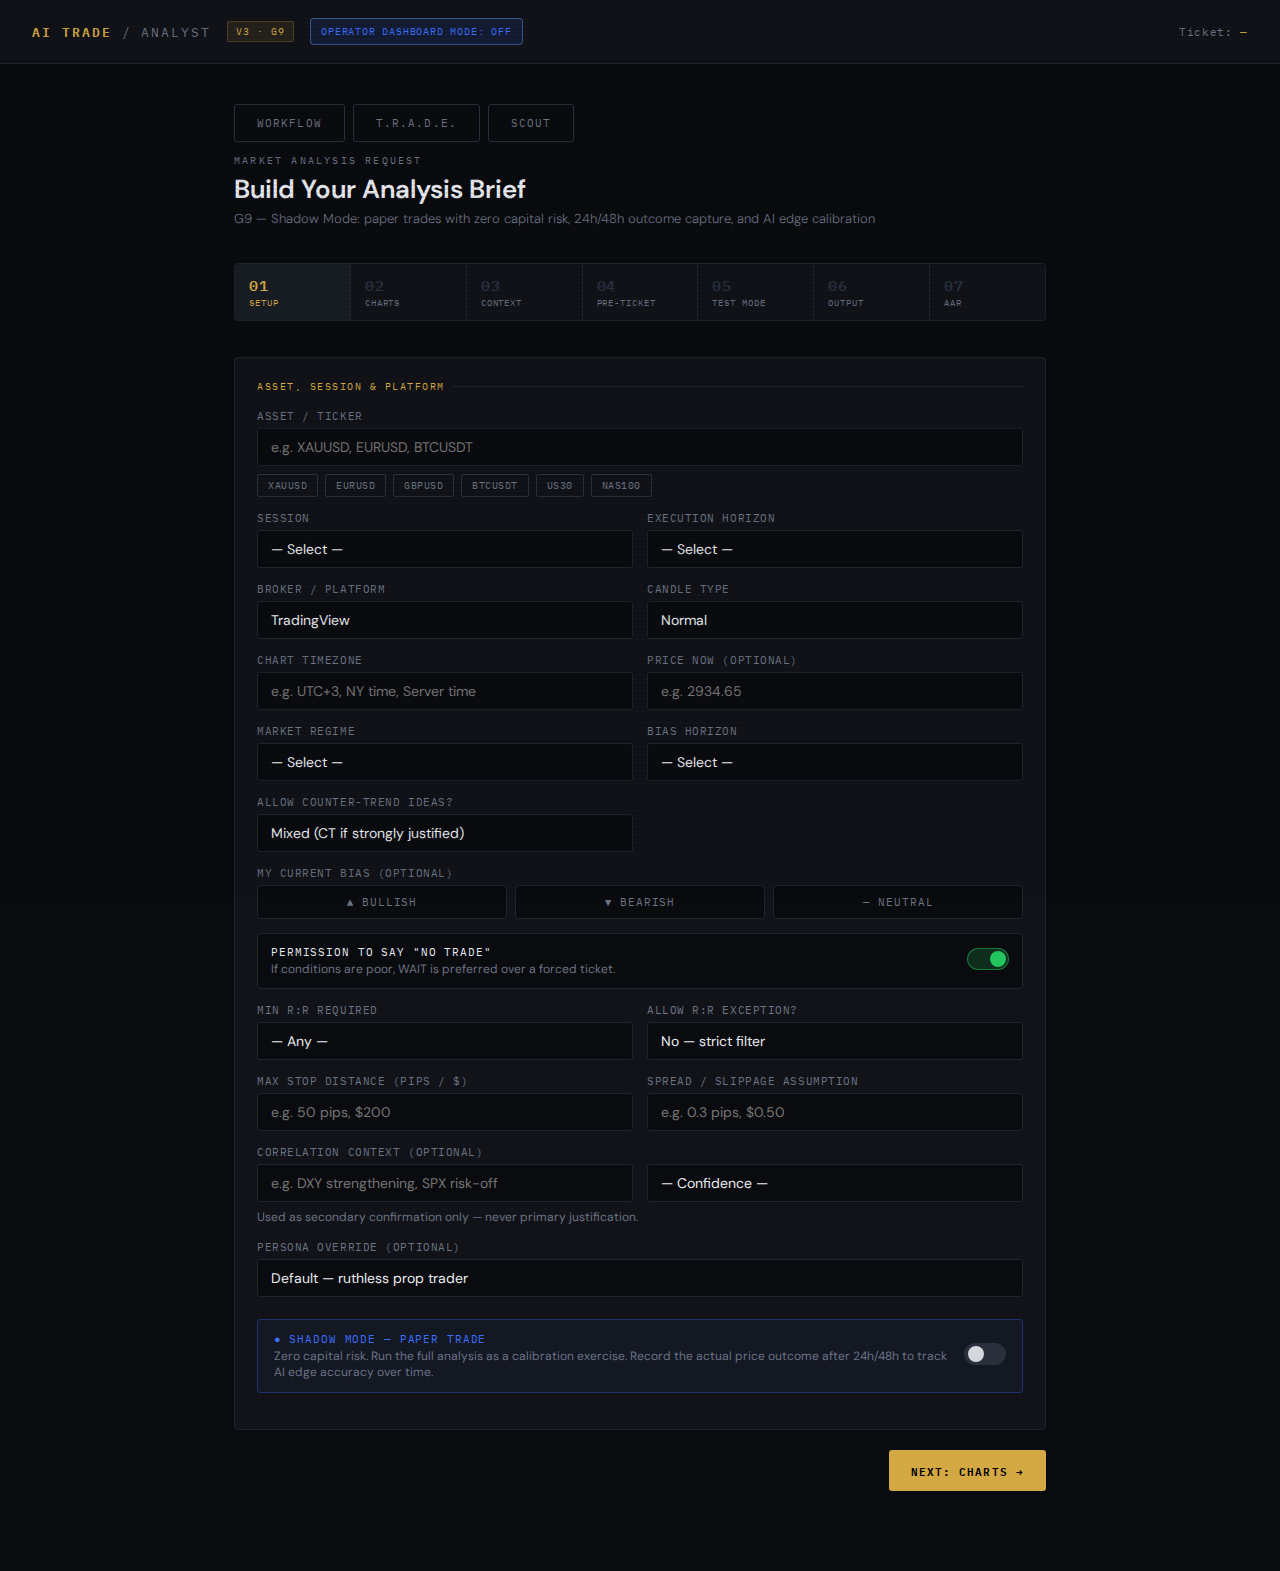
<file: app/index.html>
<!DOCTYPE html>
<html lang="en">
<head>
<meta charset="UTF-8">
<meta name="viewport" content="width=device-width, initial-scale=1.0">
<title>AI Trade Analyst — V3</title>
<link href="https://fonts.googleapis.com/css2?family=IBM+Plex+Mono:wght@400;500;600&family=DM+Sans:wght@300;400;500;600&display=swap" rel="stylesheet">
<link rel="stylesheet" href="./styles/theme.css">
<link rel="stylesheet" href="./styles/dashboard.css">
<link rel="stylesheet" href="./styles/main.css">
<link rel="stylesheet" href="./styles/macro.css">
<link rel="stylesheet" href="./styles/print.css" media="print">
</head>
<body>

<header class="header">
  <div class="header-left">
    <div class="logo">AI Trade <span>/ Analyst</span></div>
    <div class="version-pill">V3 · G9</div>
    <button type="button" id="operatorModeBtn" class="operator-mode-btn" onclick="toggleOperatorDashboard()" aria-pressed="false">Operator Dashboard mode: OFF</button>
    <div id="shadowBadge" style="display:none;font-family:'IBM Plex Mono',monospace;font-size:10px;font-weight:600;letter-spacing:0.12em;padding:4px 10px;border-radius:2px;background:rgba(59,111,255,0.15);border:1px solid rgba(59,111,255,0.5);color:var(--accent);">SHADOW</div>
    <div id="bridgeHealthBadge" class="bridge-badge" style="display:none;"></div>
  </div>
  <div class="ticket-id-header">Ticket: <span id="ticketIdHeader">—</span></div>
</header>

<main class="main">
  <div class="top-nav-toggle">
    <button type="button" class="btn btn-ghost btn-ghost--active" data-view="workflow" onclick="showWorkflowPage()">Workflow</button>
    <button type="button" class="btn btn-ghost" data-view="macro" onclick="showMacroPage()">T.R.A.D.E.</button>
    <button type="button" class="btn btn-ghost" data-view="scout" onclick="showScoutPage()">Scout</button>
  </div>
  <div id="workflowView">
  <div class="page-title">Market Analysis Request</div>
  <h1>Build Your Analysis Brief</h1>
  <p class="subtitle">G9 — Shadow Mode: paper trades with zero capital risk, 24h/48h outcome capture, and AI edge calibration</p>

  <section id="operatorDashboard" class="operator-dashboard" aria-label="Operator dashboard mode" hidden>
    <article class="dash-card dash-chart-card">
      <div class="dash-card-header">
        <h2>Chart Viewer</h2>
        <div class="dash-toolbar">
          <button class="dash-tab active" type="button" data-tf="D" aria-pressed="true">D</button>
          <button class="dash-tab" type="button" data-tf="4H" aria-pressed="false">4H</button>
          <button class="dash-tab" type="button" data-tf="1H" aria-pressed="false">1H</button>
          <button class="dash-tab" type="button" data-tf="15m" aria-pressed="false">15m</button>
        </div>
      </div>
      <div class="dash-chart-stage">
        <div id="dashChartPlaceholder" class="dash-placeholder">Daily chart stream · Clean view</div>
      </div>
      <div class="dash-footer-actions">
        <button class="dash-chip-btn active" type="button" data-view="Clean" aria-pressed="true">Clean</button>
        <button class="dash-chip-btn" type="button" data-view="Lens" aria-pressed="false">Lens</button>
        <button class="dash-chip-btn" type="button" data-view="Upload" aria-pressed="false">Upload</button>
      </div>
    </article>

    <article class="dash-card dash-ruling-card">
      <div class="dash-card-header">
        <h2>Final Ruling</h2>
        <span id="dashVerdictBadge" class="dash-status-badge">No Trade</span>
      </div>
      <div class="dash-metric-stack">
        <div class="dash-metric-row"><span>Confidence</span><strong id="dashRulingConfidence">0%</strong></div>
        <div class="dash-progress"><div id="dashConfidenceFill" class="dash-progress-fill"></div></div>
        <div class="dash-metric-row"><span>Setup Quality</span><strong id="dashSetupQuality">—</strong></div>
        <div class="dash-metric-row"><span>Arbiter</span><strong id="dashArbiterState">Awaiting analysis</strong></div>
        <div class="dash-metric-row"><span>Risk Status</span><strong id="dashRiskState">Unconfirmed</strong></div>
      </div>
    </article>

    <article class="dash-card dash-context-card">
      <div class="dash-card-header"><h2>HTF Context</h2></div>
      <div class="dash-info-list">
        <div class="dash-metric-row"><span>Asset</span><strong id="dashAsset">XAUUSD</strong></div>
        <div class="dash-metric-row"><span>Session</span><strong id="dashSession">NY AM</strong></div>
        <div class="dash-metric-row"><span>Regime</span><strong id="dashRegime">Trending</strong></div>
        <div class="dash-metric-row"><span>POI</span><strong id="dashPoi">3348–3354</strong></div>
      </div>
    </article>

    <article class="dash-card dash-plan-card">
      <div class="dash-card-header"><h2>Trade Plan</h2></div>
      <div class="dash-plan-grid">
        <div class="dash-plan-box"><span>Entry</span><strong id="dashEntry">3351–3354</strong></div>
        <div class="dash-plan-box"><span>Invalidation</span><strong id="dashInvalidation">Below 3344</strong></div>
        <div class="dash-plan-box"><span>TP1</span><strong id="dashTp1">3362</strong></div>
        <div class="dash-plan-box"><span>TP2</span><strong id="dashTp2">3371</strong></div>
        <div class="dash-plan-box wide"><span>Min R:R</span><strong id="dashMinRr">1 : 2.1</strong></div>
      </div>
    </article>

    <article class="dash-card dash-evidence-card">
      <div class="dash-card-header"><h2>Evidence / Confluence</h2></div>
      <div id="dashEvidenceChips" class="dash-chip-group"></div>
      <div class="dash-metric-row dash-score-row"><span>Confluence Score</span><strong id="dashConfluenceScore">0 / 5</strong></div>
    </article>

    <article class="dash-card dash-agent-card">
      <div class="dash-card-header"><h2>Agent Panel</h2></div>
      <div id="dashAgentRows" class="dash-agent-list"></div>
    </article>
  </section>

  <div class="steps">
    <div class="step active" onclick="goTo(0)" role="button" tabindex="0" aria-label="Go to step 1 setup"><span class="step-num">01</span>Setup</div>
    <div class="step" onclick="goTo(1)" role="button" tabindex="0" aria-label="Go to step 2 charts"><span class="step-num">02</span>Charts</div>
    <div class="step" onclick="goTo(2)" role="button" tabindex="0" aria-label="Go to step 3 context"><span class="step-num">03</span>Context</div>
    <div class="step" onclick="goTo(3)" role="button" tabindex="0" aria-label="Go to step 4 pre-ticket"><span class="step-num">04</span>Pre-Ticket</div>
    <div class="step" onclick="goTo(4)" role="button" tabindex="0" aria-label="Go to step 5 test mode"><span class="step-num">05</span>Test Mode</div>
    <div class="step" onclick="goTo(5)" role="button" tabindex="0" aria-label="Go to step 6 output"><span class="step-num">06</span>Output</div>
    <div class="step" onclick="goTo(6)" role="button" tabindex="0" aria-label="Go to step 7 after-action review"><span class="step-num">07</span>AAR</div>
  </div>

  <!-- ════════════════════════════════════════
       STEP 1: SETUP
  ════════════════════════════════════════ -->
  <div class="section active" id="section-0">
    <div class="card">
      <div class="card-label">Asset, Session & Platform</div>

      <label for="asset">Asset / Ticker</label>
      <input type="text" id="asset" placeholder="e.g. XAUUSD, EURUSD, BTCUSDT" oninput="onAssetInput()">
      <div class="suggestions">
        <span class="sug-pill" onclick="setAsset('XAUUSD')">XAUUSD</span>
        <span class="sug-pill" onclick="setAsset('EURUSD')">EURUSD</span>
        <span class="sug-pill" onclick="setAsset('GBPUSD')">GBPUSD</span>
        <span class="sug-pill" onclick="setAsset('BTCUSDT')">BTCUSDT</span>
        <span class="sug-pill" onclick="setAsset('US30')">US30</span>
        <span class="sug-pill" onclick="setAsset('NAS100')">NAS100</span>
      </div>

      <div class="row">
        <div>
          <label for="session">Session</label>
          <select id="session" onchange="syncOutput()">
            <option value="">— Select —</option>
            <option>London Open</option>
            <option>London Mid</option>
            <option>NY Open</option>
            <option>NY AM</option>
            <option>NY PM / Close</option>
            <option>Asia Session</option>
            <option>Swing / Multi-day</option>
          </select>
        </div>
        <div>
          <label for="execHorizon">Execution Horizon</label>
          <select id="execHorizon" onchange="syncOutput()">
            <option value="">— Select —</option>
            <option>Scalp</option>
            <option>Intraday</option>
            <option>Swing</option>
            <option>All ideas</option>
          </select>
        </div>
      </div>

      <div class="row">
        <div>
          <label for="broker">Broker / Platform</label>
          <select id="broker" onchange="syncOutput()">
            <option>TradingView</option>
            <option>MT5</option>
            <option>cTrader</option>
            <option>Other</option>
          </select>
        </div>
        <div>
          <label for="candleType">Candle Type</label>
          <select id="candleType" onchange="syncOutput()">
            <option>Normal</option>
            <option>Heikin Ashi</option>
            <option>Renko</option>
          </select>
        </div>
      </div>

      <div class="row">
        <div>
          <label for="chartTimezone">Chart Timezone</label>
          <input type="text" id="chartTimezone" placeholder="e.g. UTC+3, NY time, Server time" oninput="syncOutput()">
        </div>
        <div>
          <label for="priceNow">Price Now (optional)</label>
          <input type="text" id="priceNow" placeholder="e.g. 2934.65" oninput="syncOutput()">
        </div>
      </div>

      <div class="row">
        <div>
          <label for="regime">Market Regime</label>
          <select id="regime" onchange="syncOutput()">
            <option value="">— Select —</option>
            <option>Trending</option>
            <option>Ranging</option>
            <option>Volatile / News-driven</option>
            <option>Unsure — please assess</option>
          </select>
        </div>
        <div>
          <label for="biasHorizon">Bias Horizon</label>
          <select id="biasHorizon" onchange="syncOutput()">
            <option value="">— Select —</option>
            <option>HTF swing bias (D/4H)</option>
            <option>Intraday bias (1H/30m)</option>
            <option>Scalp bias (15m/5m)</option>
            <option>Mixed / counter-trend acceptable</option>
          </select>
        </div>
      </div>

      <!-- G4: Counter-trend toggle -->
      <div class="row">
        <div>
          <label for="counterTrendMode">Allow Counter-Trend Ideas?</label>
          <select id="counterTrendMode" onchange="syncOutput()">
            <option value="Strict HTF-only">Strict HTF-only (no CT ideas)</option>
            <option value="Mixed" selected>Mixed (CT if strongly justified)</option>
            <option value="Full OK">Full OK (any direction)</option>
          </select>
        </div>
      </div>

      <label>My Current Bias (optional)</label>
      <div class="bias-row">
        <div class="bias-btn" data-val="BULLISH" onclick="setBias(this)">▲ Bullish</div>
        <div class="bias-btn" data-val="BEARISH" onclick="setBias(this)">▼ Bearish</div>
        <div class="bias-btn" data-val="NEUTRAL" onclick="setBias(this)">— Neutral</div>
      </div>

      <div class="toggle-wrap">
        <div class="toggle-left">
          <div class="toggle-title">Permission to say "No Trade"</div>
          <div class="toggle-sub">If conditions are poor, WAIT is preferred over a forced ticket.</div>
        </div>
        <label class="switch">
          <input type="checkbox" id="noTradeToggle" onchange="syncOutput()" checked>
          <span class="slider-sw"></span>
        </label>
      </div>

      <div class="row">
        <div>
          <label for="minRR">Min R:R Required</label>
          <select id="minRR" onchange="syncOutput()">
            <option value="">— Any —</option>
            <option value="1.5">1.5R minimum</option>
            <option value="2">2R minimum</option>
            <option value="2.5">2.5R minimum</option>
            <option value="3">3R minimum</option>
          </select>
        </div>
        <div>
          <label for="rrException">Allow R:R Exception?</label>
          <select id="rrException" onchange="toggleRRJustification(); syncOutput()">
            <option value="no">No — strict filter</option>
            <option value="yes">Yes — if win-rate logic is strong</option>
          </select>
        </div>
      </div>
      <div id="rrJustWrap" style="display:none;">
        <label for="rrJustification">Exception Justification (required)</label>
        <input type="text" id="rrJustification" placeholder="e.g. High-probability mean reversion with historical 70%+ hit rate" oninput="syncOutput()">
      </div>

      <div class="row">
        <div>
          <label for="maxStop">Max Stop Distance (pips / $)</label>
          <input type="text" id="maxStop" placeholder="e.g. 50 pips, $200" oninput="syncOutput()">
        </div>
        <div>
          <label for="spread">Spread / Slippage Assumption</label>
          <input type="text" id="spread" placeholder="e.g. 0.3 pips, $0.50" oninput="syncOutput()">
        </div>
      </div>

      <label for="correlationNote">Correlation Context (optional)</label>
      <div class="row">
        <div>
          <input type="text" id="correlationNote" placeholder="e.g. DXY strengthening, SPX risk-off" oninput="syncOutput()" style="margin-bottom:0">
        </div>
        <div>
          <select id="correlationConf" onchange="syncOutput()" style="margin-bottom:0">
            <option value="">— Confidence —</option>
            <option value="Low">Low confidence</option>
            <option value="Med">Medium confidence</option>
            <option value="High">High confidence</option>
          </select>
        </div>
      </div>
      <p class="hint" style="margin-top:6px;">Used as secondary confirmation only — never primary justification.</p>

      <label for="persona">Persona Override (optional)</label>
      <select id="persona" onchange="syncOutput()">
        <option value="">Default — ruthless prop trader</option>
        <option value="ICT purist">ICT purist</option>
        <option value="SMC + Volume Profile">SMC + Volume Profile</option>
        <option value="Pure price action">Pure price action</option>
        <option value="Wyckoff methodology">Wyckoff methodology</option>
      </select>

      <!-- G9: Shadow Mode toggle -->
      <div class="toggle-wrap" style="margin-top:8px;border:1px solid rgba(59,111,255,0.35);border-radius:4px;padding:12px 16px;background:rgba(59,111,255,0.05);">
        <div class="toggle-left">
          <div class="toggle-title" style="color:var(--accent);">● Shadow Mode — Paper Trade</div>
          <div class="toggle-sub">Zero capital risk. Run the full analysis as a calibration exercise. Record the actual price outcome after 24h/48h to track AI edge accuracy over time.</div>
        </div>
        <label class="switch">
          <input type="checkbox" id="shadowModeToggle" onchange="onShadowModeChange()">
          <span class="slider-sw"></span>
        </label>
      </div>
    </div>

    <div class="btn-row">
      <button type="button" class="btn btn-primary" onclick="goTo(1)">Next: Charts →</button>
    </div>
  </div>

  <!-- ════════════════════════════════════════
       STEP 2: CHARTS
       Lens-aware architecture: 3 clean price charts + optional indicator overlays
       Hard cap: 7 screenshots maximum per run.
  ════════════════════════════════════════ -->
  <div class="section" id="section-1">
    <div class="card">
      <div class="card-label">Chart Screenshots — Clean Price</div>
      <p class="step-note">Upload a <strong>clean price chart</strong> (no indicator overlays) for each timeframe. All three slots are required for the best analysis. Optional indicator overlays are revealed below.</p>

      <div class="tf-grid">
        <div class="upload-zone" id="zone-htf" onclick="triggerUpload('upload-htf')">
          <input type="file" id="upload-htf" accept="image/*" onchange="handleUpload(this,'zone-htf','label-htf','htf')">
          <span class="upload-tf-label">4H / 1H</span>
          <span class="upload-desc">Clean price — HTF bias</span>
          <img class="preview-img" id="prev-htf">
          <span class="upload-filename" id="label-htf"></span>
        </div>
        <div class="upload-zone" id="zone-m15" onclick="triggerUpload('upload-m15')">
          <input type="file" id="upload-m15" accept="image/*" onchange="handleUpload(this,'zone-m15','label-m15','m15')">
          <span class="upload-tf-label">15M</span>
          <span class="upload-desc">Clean price — structure</span>
          <img class="preview-img" id="prev-m15">
          <span class="upload-filename" id="label-m15"></span>
        </div>
        <div class="upload-zone" id="zone-m5" onclick="triggerUpload('upload-m5')">
          <input type="file" id="upload-m5" accept="image/*" onchange="handleUpload(this,'zone-m5','label-m5','m5')">
          <span class="upload-tf-label">5M</span>
          <span class="upload-desc">Clean price — entry context</span>
          <img class="preview-img" id="prev-m5">
          <span class="upload-filename" id="label-m5"></span>
        </div>
      </div>

      <div class="upload-warning" id="uploadWarning">
        No screenshots uploaded. The AI will still analyse but quality will be limited.
      </div>

      <div class="divider"></div>

      <!-- Indicator Overlays — optional, progressive disclosure -->
      <div class="toggle-wrap" id="overlayToggleWrap">
        <div class="toggle-left">
          <div class="toggle-title">Include indicator overlays</div>
          <div class="toggle-sub">Optional. Enables isolated analysis comparisons against the clean-price baseline. Keep each overlay type consistent and clearly labeled.</div>
        </div>
        <label class="switch">
          <input type="checkbox" id="overlayToggle" onchange="toggleOverlaySlot(this.checked)">
          <span class="slider-sw"></span>
        </label>
      </div>

      <div id="overlaySlotWrap" style="display:none;">
        <p class="hint" style="margin-top:0; margin-bottom:8px;">Upload any optional overlay screenshots you want the model to compare separately from clean price. 15M is preferred for ICT / structure / trendline overlays. Custom can be any timeframe if clearly annotated.</p>
        <div class="tf-grid">
          <div class="upload-zone upload-zone-overlay" id="zone-m15overlay" onclick="triggerUpload('upload-m15overlay')">
            <input type="file" id="upload-m15overlay" accept="image/*" onchange="handleUpload(this,'zone-m15overlay','label-m15overlay','m15overlay')">
            <span class="upload-tf-label">15M — ICT Overlay</span>
            <span class="upload-desc">Indicator overlay · secondary evidence · 15M only</span>
            <img class="preview-img" id="prev-m15overlay">
            <span class="upload-filename" id="label-m15overlay"></span>
          </div>
          <div class="upload-zone upload-zone-overlay" id="zone-m15structure" onclick="triggerUpload('upload-m15structure')">
            <input type="file" id="upload-m15structure" accept="image/*" onchange="handleUpload(this,'zone-m15structure','label-m15structure','m15structure')">
            <span class="upload-tf-label">15M — Market Structure Overlay</span>
            <span class="upload-desc">Structure marks (BOS/MSS/HH-HL/LH-LL) · comparison lens</span>
            <img class="preview-img" id="prev-m15structure">
            <span class="upload-filename" id="label-m15structure"></span>
          </div>
          <div class="upload-zone upload-zone-overlay" id="zone-m15trendline" onclick="triggerUpload('upload-m15trendline')">
            <input type="file" id="upload-m15trendline" accept="image/*" onchange="handleUpload(this,'zone-m15trendline','label-m15trendline','m15trendline')">
            <span class="upload-tf-label">15M — Trendline Overlay</span>
            <span class="upload-desc">Trendline / channel annotations · comparison lens</span>
            <img class="preview-img" id="prev-m15trendline">
            <span class="upload-filename" id="label-m15trendline"></span>
          </div>
          <div class="upload-zone upload-zone-overlay" id="zone-customoverlay" onclick="triggerUpload('upload-customoverlay')">
            <input type="file" id="upload-customoverlay" accept="image/*" onchange="handleUpload(this,'zone-customoverlay','label-customoverlay','customoverlay')">
            <span class="upload-tf-label">Custom Overlay</span>
            <span class="upload-desc">Any custom indicator/drawing set · label in context notes</span>
            <img class="preview-img" id="prev-customoverlay">
            <span class="upload-filename" id="label-customoverlay"></span>
          </div>
        </div>
      </div>

      <div class="divider"></div>

      <div class="row">
        <div>
          <label for="htfContextSetup">HTF Context (price location)</label>
          <select id="htfContextSetup" onchange="syncOutput()">
            <option value="">— Select —</option>
            <option>At HTF demand / support</option>
            <option>At HTF supply / resistance</option>
            <option>Mid-range</option>
            <option>Extended above HTF structure</option>
            <option>Extended below HTF structure</option>
            <option>Breaking out of range</option>
          </select>
        </div>
        <div>
          <label for="chartCleanliness">Chart Cleanliness (clean slots)</label>
          <select id="chartCleanliness" onchange="syncOutput()">
            <option value="Clean">Clean — no drawings</option>
            <option value="Light">Light drawings — some annotations</option>
            <option value="Heavy">Heavy drawings — AI should note drawings present</option>
          </select>
        </div>
      </div>
    </div>

    <div class="btn-row">
      <button type="button" class="btn btn-ghost" onclick="goTo(0)">← Back</button>
      <button type="button" class="btn btn-primary" onclick="goToChartsNext()">Next: Context →</button>
    </div>
  </div>

  <!-- ════════════════════════════════════════
       STEP 3: CONTEXT + ANALYSIS REQUESTS
  ════════════════════════════════════════ -->
  <div class="section" id="section-2">
    <div class="card">
      <div class="card-label">Market Context</div>

      <label for="indicators">Indicators on chart</label>
      <input type="text" id="indicators" placeholder="e.g. EMA 50/200, ICT FVG, Fibonacci, SR Zones" oninput="syncOutput()">

      <label for="levels">Key levels I already see</label>
      <textarea id="levels" placeholder="e.g. Resistance at 2950 (previous swing high). Support at 2898 (HTF demand zone). Trendline from Jan lows." oninput="syncOutput()"></textarea>

      <label for="news">Upcoming news / events</label>
      <input type="text" id="news" placeholder="e.g. CPI tomorrow 8:30 ET, FOMC next week" oninput="syncOutput()">

      <label for="position">Any open positions?</label>
      <input type="text" id="position" placeholder="e.g. Long XAUUSD from 2880, SL at 2855" oninput="syncOutput()">
    </div>

    <div class="card">
      <div class="card-label">Analysis Requests</div>
      <div class="checkbox-grid" id="requests">
        <label class="checkbox-item checked" onclick="toggleCheck(this)">
          <input type="checkbox" id="requestTrendLevels" checked><div class="check-box">✓</div>
          <span class="check-text">Trend & key levels per TF</span>
        </label>
        <label class="checkbox-item checked" onclick="toggleCheck(this)">
          <input type="checkbox" id="requestPrimaryTicket" checked><div class="check-box">✓</div>
          <span class="check-text">Primary trade ticket</span>
        </label>
        <label class="checkbox-item checked" onclick="toggleCheck(this)">
          <input type="checkbox" id="requestNoTrade" checked><div class="check-box">✓</div>
          <span class="check-text">No-trade conditions</span>
        </label>
        <label class="checkbox-item checked" onclick="toggleCheck(this)">
          <input type="checkbox" id="requestKillSwitch" checked><div class="check-box">✓</div>
          <span class="check-text">Kill-switch conditions</span>
        </label>
        <label class="checkbox-item" onclick="toggleCheck(this)">
          <input type="checkbox" id="requestConditionalAlternative"><div class="check-box"></div>
          <span class="check-text">Conditional alternative ticket</span>
        </label>
        <label class="checkbox-item" onclick="toggleCheck(this)">
          <input type="checkbox" id="requestLiquidityAnalysis"><div class="check-box"></div>
          <span class="check-text">Liquidity analysis</span>
        </label>
        <label class="checkbox-item" onclick="toggleCheck(this)">
          <input type="checkbox" id="requestHtfLtfConfluence"><div class="check-box"></div>
          <span class="check-text">HTF/LTF confluence</span>
        </label>
        <label class="checkbox-item" onclick="toggleCheck(this)">
          <input type="checkbox" id="requestInvalidationScenarios"><div class="check-box"></div>
          <span class="check-text">Invalidation scenarios</span>
        </label>
      </div>
    </div>

    <div class="btn-row">
      <button type="button" class="btn btn-ghost" onclick="goTo(1)">← Back</button>
      <button type="button" class="btn btn-primary" onclick="goTo(3)">Next: Pre-Ticket →</button>
    </div>
  </div>

  <!-- ════════════════════════════════════════
       STEP 4: PRE-TICKET CHECKLIST (mandatory gate)
  ════════════════════════════════════════ -->
  <div class="section" id="section-3">
    <div class="card">
      <div class="card-label amber">Pre-Ticket Checklist <span class="gate-badge" id="gateBadge">INCOMPLETE</span></div>
      <p class="step-note">Complete all 8 fields. This is your structural read before the AI commits to a ticket. The gate logic will warn you if conditions suggest WAIT.</p>

      <!-- 1. HTF State -->
      <div class="ptc-row">
        <label>1 · HTF State</label>
        <div class="radio-group" id="rg-htfState">
          <div class="radio-opt" data-val="Trending" data-sel="sel-trending" onclick="selectRadio('htfState',this)">Trending</div>
          <div class="radio-opt" data-val="Ranging" data-sel="sel-ranging" onclick="selectRadio('htfState',this)">Ranging</div>
          <div class="radio-opt" data-val="Transition" data-sel="sel-transition" onclick="selectRadio('htfState',this)">Transition</div>
        </div>
      </div>

      <!-- 2. HTF Location -->
      <div class="ptc-row">
        <label>2 · HTF Location</label>
        <div class="radio-group" id="rg-htfLocation">
          <div class="radio-opt" data-val="At POI" data-sel="sel-poi" onclick="selectRadio('htfLocation',this)">At POI</div>
          <div class="radio-opt" data-val="Mid-range" data-sel="sel-midrange" onclick="selectRadio('htfLocation',this)">Mid-range</div>
          <div class="radio-opt" data-val="At extremes" data-sel="sel-extremes" onclick="selectRadio('htfLocation',this)">At extremes</div>
        </div>
      </div>

      <!-- 3. LTF Alignment -->
      <div class="ptc-row">
        <label>3 · LTF Alignment</label>
        <div class="radio-group" id="rg-ltfAlignment">
          <div class="radio-opt" data-val="Aligned" data-sel="sel-aligned" onclick="selectRadio('ltfAlignment',this)">Aligned with HTF</div>
          <div class="radio-opt" data-val="Counter-trend" data-sel="sel-counter" onclick="selectRadio('ltfAlignment',this)">Counter-trend</div>
          <div class="radio-opt" data-val="Mixed" data-sel="sel-mixed" onclick="selectRadio('ltfAlignment',this)">Mixed</div>
        </div>
      </div>

      <!-- 4. Liquidity Context -->
      <div class="ptc-row">
        <label>4 · Liquidity Context</label>
        <div class="radio-group" id="rg-liquidityContext">
          <div class="radio-opt" data-val="Near obvious highs/lows" data-sel="sel-nearliq" onclick="selectRadio('liquidityContext',this)">Near obvious highs/lows</div>
          <div class="radio-opt" data-val="Equilibrium" data-sel="sel-eq" onclick="selectRadio('liquidityContext',this)">Equilibrium</div>
          <div class="radio-opt" data-val="None identified" data-sel="sel-none" onclick="selectRadio('liquidityContext',this)">None identified</div>
        </div>
      </div>

      <!-- 5. Volatility / News Risk -->
      <div class="ptc-row">
        <label>5 · Volatility / News Risk</label>
        <div class="radio-group" id="rg-volRisk">
          <div class="radio-opt" data-val="Normal" data-sel="sel-normal" onclick="selectRadio('volRisk',this)">Normal</div>
          <div class="radio-opt" data-val="Elevated" data-sel="sel-elevated" onclick="selectRadio('volRisk',this)">Elevated</div>
        </div>
      </div>

      <!-- 6. Execution Quality -->
      <div class="ptc-row">
        <label>6 · Execution Quality</label>
        <div class="radio-group" id="rg-execQuality">
          <div class="radio-opt" data-val="Clean" data-sel="sel-clean" onclick="selectRadio('execQuality',this)">Clean</div>
          <div class="radio-opt" data-val="Messy" data-sel="sel-messy" onclick="selectRadio('execQuality',this)">Messy</div>
          <div class="radio-opt" data-val="Chop" data-sel="sel-chop" onclick="selectRadio('execQuality',this)">Chop</div>
        </div>
      </div>

      <!-- 7. My Conviction Before AI -->
      <div class="ptc-row">
        <label>7 · My Conviction Level (before AI)</label>
        <div class="radio-group" id="rg-conviction">
          <div class="radio-opt" data-val="Very High" data-sel="sel-veryhigh" onclick="selectRadio('conviction',this)">Very High</div>
          <div class="radio-opt" data-val="High" data-sel="sel-high" onclick="selectRadio('conviction',this)">High</div>
          <div class="radio-opt" data-val="Medium" data-sel="sel-medium" onclick="selectRadio('conviction',this)">Medium</div>
          <div class="radio-opt" data-val="Low" data-sel="sel-low" onclick="selectRadio('conviction',this)">Low</div>
        </div>
      </div>

      <!-- 8. Personal Edge Tag -->
      <div class="ptc-row">
        <label>8 · My Personal Edge Tag on This Setup</label>
        <div class="radio-group" id="rg-edgeTag">
          <div class="radio-opt" data-val="High-probability pullback" data-sel="sel-aligned" onclick="selectRadio('edgeTag',this)">Pullback</div>
          <div class="radio-opt" data-val="Liquidity grab" data-sel="sel-poi" onclick="selectRadio('edgeTag',this)">Liquidity grab</div>
          <div class="radio-opt" data-val="FVG reclaim" data-sel="sel-trending" onclick="selectRadio('edgeTag',this)">FVG reclaim</div>
          <div class="radio-opt" data-val="Structure BOS" data-sel="sel-transition" onclick="selectRadio('edgeTag',this)">Structure BOS</div>
          <div class="radio-opt" data-val="Range boundary" data-sel="sel-ranging" onclick="selectRadio('edgeTag',this)">Range boundary</div>
          <div class="radio-opt" data-val="Other" data-sel="sel-none" onclick="selectRadio('edgeTag',this)">Other</div>
        </div>
      </div>

      <!-- Confluence Slider -->
      <div class="slider-wrap">
        <div class="slider-header">
          <div class="slider-label">Confluence Score (your gut-feel, pre-AI)</div>
          <div class="slider-val" id="confVal">7</div>
        </div>
        <input type="range" id="confluenceScore" min="1" max="10" value="7" oninput="onSlider()">
        <div class="slider-subtext">1 = very weak · 5 = moderate · 10 = highest conviction. This will be tracked vs outcomes.</div>
      </div>

      <!-- Gate Status -->
      <div class="gate-status" id="gateStatus" role="status" aria-live="polite" aria-atomic="true">
        <div class="gate-dot"></div>
        <span id="gateText">Complete all 8 fields to see gate decision.</span>
      </div>

      <!-- WAIT Panel (shown when gate logic fires) -->
      <div class="wait-panel" id="waitPanel">
        <label for="waitReason">⚠ WAIT Reason Code</label>
        <select id="waitReason" onchange="syncOutput()">
          <option value="">— Select reason —</option>
          <option>Chop / range noise</option>
          <option>HTF-LTF conflict</option>
          <option>No POI / poor R:R</option>
          <option>News risk / volatility</option>
          <option>Already moved / late trend</option>
        </select>
        <label for="reentryCondition">Re-entry Condition (what would change WAIT to trade?)</label>
        <input type="text" id="reentryCondition" placeholder="e.g. Price sweeps 2890 liquidity and reclaims 2895 on 15m close" oninput="syncOutput()">
        <label for="reentryTime">Time horizon for re-evaluation</label>
        <input type="text" id="reentryTime" placeholder="e.g. Re-check in 2H at NY open" oninput="syncOutput()">
      </div>
    </div>

    <div class="btn-row">
      <button type="button" class="btn btn-ghost" onclick="goTo(2)">← Back</button>
      <button type="button" class="btn btn-primary" onclick="goTo(4)">Next: Test Mode →</button>
    </div>
  </div>

  <!-- ════════════════════════════════════════
       STEP 5: TEST / PREDICTION MODE
  ════════════════════════════════════════ -->
  <div class="section" id="section-4">
    <div class="card">
      <div class="card-label amber">Test / Prediction Mode — Your Call Before AI</div>
      <p class="step-note">Record your prediction before seeing AI analysis. These values pre-fill the structured TRADE TICKET block in the generated prompt and are saved in JSON exports.</p>

      <div class="row">
        <div>
          <label for="decisionMode">Decision Mode</label>
          <select id="decisionMode" onchange="onDecisionModeChange(this)">
            <option value="LONG">LONG</option>
            <option value="SHORT">SHORT</option>
            <option value="WAIT" selected>WAIT</option>
            <option value="CONDITIONAL">CONDITIONAL</option>
          </select>
        </div>
        <div>
          <label for="ticketType">Ticket Type</label>
          <select id="ticketType" onchange="syncOutput()">
            <option value="Zone ticket">Zone ticket (default)</option>
            <option value="Exact ticket">Exact ticket</option>
          </select>
        </div>
      </div>

      <div id="conditionalWrap" style="display:none;">
        <label for="conditionalText">Conditional Alternative (if Decision = CONDITIONAL)</label>
        <textarea id="conditionalText" placeholder="Describe the alternative scenario or trigger that would change the direction..." oninput="syncOutput()"></textarea>
      </div>

      <div class="row">
        <div>
          <label for="entryType">Entry Type</label>
          <select id="entryType" onchange="syncOutput()">
            <option value="Market">Market</option>
            <option value="Limit" selected>Limit</option>
            <option value="Stop">Stop</option>
          </select>
        </div>
        <div>
          <label for="entryTrigger">Entry Trigger Type</label>
          <select id="entryTrigger" onchange="syncOutput()">
            <option value="Pullback to zone">Pullback to zone</option>
            <option value="Break + retest">Break + retest</option>
            <option value="Sweep + reclaim">Sweep + reclaim</option>
            <option value="Close above/below level">Close above/below level</option>
            <option value="Momentum shift (MSS/BOS)">Momentum shift (MSS/BOS)</option>
          </select>
        </div>
      </div>

      <div class="row">
        <div>
          <label for="confTF">Confirmation Timeframe</label>
          <select id="confTF" onchange="syncOutput()">
            <option value="1m">1m</option>
            <option value="5m">5m</option>
            <option value="15m">15m</option>
            <option value="1H" selected>1H</option>
          </select>
        </div>
        <div>
          <label for="stopLogic">Stop Logic</label>
          <select id="stopLogic" onchange="syncOutput()">
            <option value="Below swing low / above swing high">Below swing low / above swing high</option>
            <option value="Below zone">Below zone</option>
            <option value="ATR-based">ATR-based</option>
            <option value="Structure-based + buffer">Structure-based + buffer</option>
          </select>
        </div>
      </div>

      <div class="row">
        <div>
          <label for="timeInForce">Time-in-Force</label>
          <select id="timeInForce" onchange="syncOutput()">
            <option value="This session">This session</option>
            <option value="Next 1H">Next 1H</option>
            <option value="24H">24H</option>
            <option value="Custom">Custom</option>
          </select>
        </div>
        <div>
          <label for="maxAttempts">Max Entry Attempts</label>
          <select id="maxAttempts" onchange="syncOutput()">
            <option value="1">1</option>
            <option value="2" selected>2</option>
          </select>
        </div>
      </div>

      <div class="divider"></div>
      <div class="card-label" style="font-size:11px;margin-bottom:10px;">Price Levels — Your Prediction</div>

      <div class="row">
        <div>
          <label for="entryPriceMin">Entry Zone Low</label>
          <input type="number" id="entryPriceMin" placeholder="e.g. 2895.00" oninput="syncOutput()" step="any">
        </div>
        <div>
          <label for="entryPriceMax">Entry Zone High</label>
          <input type="number" id="entryPriceMax" placeholder="e.g. 2905.00" oninput="syncOutput()" step="any">
        </div>
      </div>
      <span id="aiEntryZoneHint" class="ai-zone-hint"></span>

      <div class="row">
        <div>
          <label for="stopPrice">Stop Price</label>
          <input type="number" id="stopPrice" placeholder="e.g. 2875.00" oninput="syncOutput()" step="any">
        </div>
        <div>
          <label for="stopRationale">Stop Rationale</label>
          <input type="text" id="stopRationale" placeholder="e.g. Below swing low at 2870" oninput="syncOutput()">
        </div>
      </div>

      <div class="row">
        <div>
          <label for="tp1Price">TP1 Price</label>
          <input type="number" id="tp1Price" placeholder="e.g. 2935.00" oninput="syncOutput()" step="any">
        </div>
        <div>
          <label for="tp1Rationale">TP1 Rationale</label>
          <input type="text" id="tp1Rationale" placeholder="e.g. Previous swing high / supply zone" oninput="syncOutput()">
        </div>
      </div>

      <div class="row">
        <div>
          <label for="tp2Price">TP2 Price (optional)</label>
          <input type="number" id="tp2Price" placeholder="e.g. 2960.00" oninput="syncOutput()" step="any">
        </div>
        <div>
          <label for="tp2Rationale">TP2 Rationale (optional)</label>
          <input type="text" id="tp2Rationale" placeholder="e.g. HTF supply / weekly target" oninput="syncOutput()">
        </div>
      </div>

      <label for="entryNotes">Entry Notes (optional)</label>
      <input type="text" id="entryNotes" placeholder="e.g. Wait for 15m engulfing candle before entry" oninput="syncOutput()">

      <div class="toggle-wrap">
        <div class="toggle-left">
          <div class="toggle-title">Ask AI for missing info before committing a trade</div>
          <div class="toggle-sub">AI will request any data gaps before producing a ticket.</div>
        </div>
        <label class="switch">
          <input type="checkbox" id="askMissing" onchange="syncOutput()" checked>
          <span class="slider-sw"></span>
        </label>
      </div>
    </div>

    <div class="btn-row">
      <button type="button" class="btn btn-ghost" onclick="goTo(3)">← Back to Pre-Ticket</button>
      <button type="button" class="btn btn-primary" onclick="buildAndShow()">Generate V3 Prompt →</button>
    </div>
  </div>

  <!-- ════════════════════════════════════════
       STEP 6: OUTPUT
  ════════════════════════════════════════ -->
  <div class="section" id="section-5">
    <div class="card">
      <div class="card-label green">Generated Prompt — V3</div>
      <p class="step-note">Copy & paste into Claude. Attach your chart screenshots in the same message. Ticket ID and timestamp are embedded.</p>

      <div class="output-panel">
        <div class="output-header">
          <span class="output-title">● PROMPT READY · <span id="outputTicketId">—</span></span>
          <div style="display:flex;gap:8px;flex-wrap:wrap;">
            <button type="button" class="copy-btn" onclick="copyPrompt()">Copy Prompt</button>
            <button type="button" class="export-btn" onclick="exportHTML()">Download HTML</button>
            <button type="button" class="export-btn" onclick="exportPDF()">Print / PDF</button>
            <button type="button" class="export-btn" onclick="exportJSONBackup()">Export JSON</button>
            <button type="button" class="export-btn" onclick="exportAnalyticsPDF()">Export Analytics PDF</button>
            <button type="button" class="export-btn" onclick="exportUnified()" title="Export ticket + AAR + AI verdict + dashboard charts as one file">Export Unified (C4)</button>
          </div>
        </div>
        <div id="outputText">Fill in the form steps to generate your V3 prompt...</div>
      </div>
    </div>

    <div class="card">
      <div class="card-label">Charts to Attach</div>
      <div id="attachChecklist" style="font-family:'IBM Plex Mono',monospace;font-size:12px;color:var(--muted);line-height:2.1;white-space:pre;"></div>
    </div>

    <!-- G5 + G8: Record AI response data after reading the AI's output -->
    <div class="card">
      <div class="card-label">G5 / G8 — AI Response Record</div>
      <p class="step-note">Fill in after reading the AI response. These fields are stored in your ticket for AAR comparison and weekly review analysis.</p>
      <div class="row">
        <div>
          <label for="rawAIReadBias">AI's Raw Bias Verdict (from chart narrative)</label>
          <select id="rawAIReadBias" onchange="syncOutput()">
            <option value="">— Not yet recorded —</option>
            <option value="Bullish">Bullish</option>
            <option value="Bearish">Bearish</option>
            <option value="Neutral">Neutral</option>
            <option value="Range">Range</option>
          </select>
        </div>
        <div>
          <label for="aiEdgeScore">AI Confidence Score (0.0–1.0, from AI response)</label>
          <input type="number" id="aiEdgeScore" min="0" max="1" step="0.01" placeholder="e.g. 0.72" oninput="syncOutput()">
          <p class="hint" style="margin-top:4px;">Record the AI's overall confidence/edge score if provided. Used in AAR comparison.</p>
        </div>
      </div>
    </div>

    <div class="card">
      <div class="card-label green">G11 — AI Multi-Model Verdict (POST /analyse)</div>
      <p class="step-note">Send current form + chart uploads to AI Analyst API and render returned <code>ticket_draft</code> + <code>FinalVerdict</code> into the UI card below.</p>
      <label for="analysisServerUrl">Analysis Server URL</label>
      <input type="text" id="analysisServerUrl" placeholder="http://localhost:8000" value="http://localhost:8000">
      <div class="btn-row" style="margin-top:10px;">
        <button type="button" class="btn btn-ghost" onclick="checkBridgeHealthUI()">Check API Health</button>
        <button type="button" class="btn btn-primary" onclick="runBridgeAnalyse()">Run AI Analysis</button>
      </div>
      <p id="analysisBridgeStatus" class="hint" style="margin-top:8px;" role="status" aria-live="polite" aria-atomic="true">Idle.</p>
      <div id="analysisVerdictCard" style="margin-top:10px;" role="region" aria-live="polite" aria-label="AI multi-model verdict result"><p class="hint">AI Multi-Model Verdict card will appear here after analysis.</p></div>
    </div>

    <!-- G9: Shadow Outcome — visible only when Shadow Mode is active -->
    <div class="card" id="shadowOutcomeCard" style="display:none;border-color:rgba(59,111,255,0.4);">
      <div class="card-label" style="color:var(--accent);">G9 — Shadow Outcome</div>
      <p class="step-note">This is a shadow (paper) trade. After your capture window expires, paste the actual price to calibrate AI edge accuracy. The system will compute R outcome and whether TP1/stop was hit.</p>
      <div class="row">
        <div>
          <label for="shadowCaptureWindow">Capture Window</label>
          <select id="shadowCaptureWindow" onchange="onShadowCaptureWindowChange()">
            <option value="24">24 hours</option>
            <option value="48">48 hours</option>
          </select>
        </div>
        <div>
          <label>Capture Deadline</label>
          <div id="shadowDeadlineDisplay" style="font-family:'IBM Plex Mono',monospace;font-size:12px;color:var(--muted);padding:10px 0;line-height:1.6;">—</div>
        </div>
      </div>
      <div class="row">
        <div>
          <label for="shadowOutcomePrice">Actual Price at Capture (paste from chart)</label>
          <input type="number" id="shadowOutcomePrice" placeholder="e.g. 2945.00" step="any" oninput="onShadowOutcomeInput()">
        </div>
        <div>
          <label>Calculated PnL (R)</label>
          <div id="shadowPnlDisplay" style="font-family:'IBM Plex Mono',monospace;font-size:22px;font-weight:600;padding:6px 0;color:var(--muted);">—</div>
        </div>
      </div>
      <div class="row" id="shadowHitRow" style="display:none;">
        <div>
          <label>Hit Target (TP1)?</label>
          <div id="shadowHitTarget" style="font-family:'IBM Plex Mono',monospace;font-size:13px;font-weight:600;padding:6px 0;color:var(--muted);">—</div>
        </div>
        <div>
          <label>Hit Stop?</label>
          <div id="shadowHitStop" style="font-family:'IBM Plex Mono',monospace;font-size:13px;font-weight:600;padding:6px 0;color:var(--muted);">—</div>
        </div>
      </div>
      <div class="btn-row" style="margin-top:8px;">
        <button type="button" class="btn btn-ghost shadow-save-btn" onclick="saveShadowOutcome()">Save Shadow Outcome →</button>
      </div>
    </div>

    <div class="btn-row">
      <button type="button" class="btn btn-ghost" onclick="goTo(4)">← Edit Test Mode</button>
      <button type="button" class="btn btn-ghost" onclick="goTo(6)">After-Action Review →</button>
      <button type="button" class="btn btn-primary" onclick="resetForm()">New Ticket</button>
    </div>
  </div>

  <!-- ════════════════════════════════════════
       STEP 7: AFTER-ACTION REVIEW (AAR)
       G3 — Post-trade review linked to ticket by ticketId
  ════════════════════════════════════════ -->
  <div class="section" id="section-6">

    <!-- G8: Revision banner — shown when this ticket was started via "Revise This Ticket" -->
    <div id="revisionBanner" style="display:none;background:rgba(251,191,36,0.12);border:1px solid var(--amber);border-radius:6px;padding:10px 14px;margin-bottom:12px;font-size:12px;color:var(--amber);">
      Revising ticket: <strong id="revisionSourceId">—</strong> — this ticket will be linked as a child revision. <code>revisedFromId</code> will be included in the JSON export.
    </div>

    <div class="card">
      <div class="card-label amber">After-Action Review — <span id="aarTicketIdLabel">—</span></div>
      <p class="step-note">Complete after the trade is closed. Honest scoring only — this feeds your edge calibration over time.</p>

      <div class="row">
        <div>
          <label for="aarOutcome">Outcome</label>
          <select id="aarOutcome" onchange="onAAROutcomeChange(this)">
            <option value="MISSED">MISSED (no fill)</option>
            <option value="WIN">WIN</option>
            <option value="LOSS">LOSS</option>
            <option value="BREAKEVEN">BREAKEVEN</option>
            <option value="SCRATCH">SCRATCH</option>
          </select>
        </div>
        <div>
          <label for="aarVerdict">Process Verdict</label>
          <select id="aarVerdict" onchange="updateEdgeScore()">
            <option value="PLAN_FOLLOWED">Plan Followed</option>
            <option value="PROCESS_GOOD">Process Good</option>
            <option value="PROCESS_POOR">Process Poor</option>
            <option value="PLAN_VIOLATION">Plan Violation</option>
          </select>
        </div>
      </div>

      <div class="row">
        <div>
          <label for="aarActualEntry">Actual Entry Price</label>
          <input type="number" id="aarActualEntry" placeholder="e.g. 2902.50" step="any">
        </div>
        <div>
          <label for="aarActualExit">Actual Exit Price</label>
          <input type="number" id="aarActualExit" placeholder="e.g. 2935.00" step="any">
        </div>
      </div>

      <div class="row">
        <div>
          <label for="aarRachieved">R Achieved</label>
          <input type="number" id="aarRachieved" placeholder="e.g. 1.5 or -1.0" step="0.1">
        </div>
        <div>
          <label for="aarExitReason">Exit Reason</label>
          <select id="aarExitReason">
            <option value="NO_FILL">No Fill</option>
            <option value="TP_HIT">TP Hit</option>
            <option value="SL_HIT">SL Hit</option>
            <option value="TIME_EXIT">Time Exit</option>
            <option value="MANUAL_EXIT">Manual Exit</option>
            <option value="INVALIDATION">Invalidation</option>
          </select>
        </div>
      </div>

      <div class="ptc-row">
        <label>First Touch? (did price touch entry zone on first approach?)</label>
        <div class="radio-group" id="rg-aar-firstTouch">
          <div class="radio-opt" data-val="false" data-sel="sel-counter" onclick="selectAARRadio('firstTouch',this)">No</div>
          <div class="radio-opt" data-val="true" data-sel="sel-aligned" onclick="selectAARRadio('firstTouch',this)">Yes</div>
        </div>
      </div>

      <div class="ptc-row" id="wouldHaveWonWrap" style="display:none;">
        <label>Would Have Won? (only if MISSED or SCRATCH)</label>
        <div class="radio-group" id="rg-aar-wouldHaveWon">
          <div class="radio-opt" data-val="false" data-sel="sel-counter" onclick="selectAARRadio('wouldHaveWon',this)">No</div>
          <div class="radio-opt" data-val="true" data-sel="sel-aligned" onclick="selectAARRadio('wouldHaveWon',this)">Yes</div>
        </div>
      </div>

      <div class="ptc-row">
        <label>Kill Switch Triggered?</label>
        <div class="radio-group" id="rg-aar-killSwitch">
          <div class="radio-opt sel-aligned" data-val="false" data-sel="sel-aligned" onclick="selectAARRadio('killSwitch',this)">No</div>
          <div class="radio-opt" data-val="true" data-sel="sel-counter" onclick="selectAARRadio('killSwitch',this)">Yes</div>
        </div>
      </div>

      <div class="divider"></div>

      <label>Failure Reason Codes (all that apply)</label>
      <div class="checkbox-grid" id="aarFailureCodes">
        <label class="checkbox-item" onclick="toggleCheck(this)">
          <input type="checkbox" id="aarFailureLateEntry" data-code="LATE_ENTRY"><div class="check-box"></div>
          <span class="check-text">Late Entry</span>
        </label>
        <label class="checkbox-item" onclick="toggleCheck(this)">
          <input type="checkbox" id="aarFailureOversizedRisk" data-code="OVERSIZED_RISK"><div class="check-box"></div>
          <span class="check-text">Oversized Risk</span>
        </label>
        <label class="checkbox-item" onclick="toggleCheck(this)">
          <input type="checkbox" id="aarFailureIgnoredGate" data-code="IGNORED_GATE"><div class="check-box"></div>
          <span class="check-text">Ignored Gate</span>
        </label>
        <label class="checkbox-item" onclick="toggleCheck(this)">
          <input type="checkbox" id="aarFailureMisreadStructure" data-code="MISREAD_STRUCTURE"><div class="check-box"></div>
          <span class="check-text">Misread Structure</span>
        </label>
        <label class="checkbox-item" onclick="toggleCheck(this)">
          <input type="checkbox" id="aarFailureNewsBlindspot" data-code="NEWS_BLINDSPOT"><div class="check-box"></div>
          <span class="check-text">News Blindspot</span>
        </label>
        <label class="checkbox-item" onclick="toggleCheck(this)">
          <input type="checkbox" id="aarFailureEmotionalExecution" data-code="EMOTIONAL_EXECUTION"><div class="check-box"></div>
          <span class="check-text">Emotional Execution</span>
        </label>
        <label class="checkbox-item" onclick="toggleCheck(this)">
          <input type="checkbox" id="aarFailureNoEdge" data-code="NO_EDGE"><div class="check-box"></div>
          <span class="check-text">No Edge</span>
        </label>
      </div>

      <div class="row">
        <div>
          <label for="aarPsychTag">Psychological Tag</label>
          <select id="aarPsychTag">
            <option value="CALM">Calm</option>
            <option value="DISCIPLINED">Disciplined</option>
            <option value="FOMO">FOMO</option>
            <option value="HESITATION">Hesitation</option>
            <option value="REVENGE">Revenge</option>
            <option value="OVERCONFIDENCE">Overconfidence</option>
            <option value="FATIGUE">Fatigue</option>
          </select>
        </div>
        <div>
          <label>Edge Score (auto-calculated)</label>
          <div class="edge-score-display" id="edgeScoreDisplay">—</div>
        </div>
      </div>

      <div class="slider-wrap">
        <div class="slider-header">
          <div class="slider-label">Post-Trade Confidence (was this the right process?)</div>
          <div class="slider-val" id="aarConfVal">3</div>
        </div>
        <input type="range" id="aarConfidence" min="1" max="5" value="3" oninput="onAARSlider()">
        <div class="slider-subtext">1 = wrong process · 3 = neutral · 5 = right process even if loss</div>
      </div>

      <div class="divider"></div>
      <div class="card-label" style="font-size:11px;margin-bottom:10px;">Checklist Delta — What Changed vs Pre-Trade Read?</div>

      <div class="row">
        <div>
          <label for="aarDeltaHtfState">HTF State (actual)</label>
          <input type="text" id="aarDeltaHtfState" placeholder="e.g. Switched to Ranging after entry">
        </div>
        <div>
          <label for="aarDeltaLtfAlignment">LTF Alignment (actual)</label>
          <input type="text" id="aarDeltaLtfAlignment" placeholder="e.g. Counter-trend signal missed">
        </div>
      </div>
      <div class="row">
        <div>
          <label for="aarDeltaVolRisk">Vol Risk (actual)</label>
          <input type="text" id="aarDeltaVolRisk" placeholder="e.g. Elevated — news hit mid-trade">
        </div>
        <div>
          <label for="aarDeltaExecQuality">Exec Quality (actual)</label>
          <input type="text" id="aarDeltaExecQuality" placeholder="e.g. Slipped 3 pips on entry">
        </div>
      </div>
      <label for="aarDeltaNotes">Checklist Delta Notes</label>
      <textarea id="aarDeltaNotes" placeholder="What would you have changed in your pre-trade read with hindsight?"></textarea>

      <div class="divider"></div>
      <div class="card-label" style="font-size:11px;margin-bottom:10px;">Trade Journal Photo (optional)</div>
      <p class="hint">Upload an outcome screenshot. Ticket ID and timestamp will be watermarked onto the image automatically.</p>

      <div class="upload-zone" id="zone-aarPhoto" onclick="triggerUpload('upload-aarPhoto')" style="max-width:320px;">
        <input type="file" id="upload-aarPhoto" accept="image/*" onchange="handleAARPhotoUpload(this)">
        <span class="upload-tf-label">Journal Photo</span>
        <span class="upload-desc">Outcome screenshot — auto-watermarked</span>
        <img class="preview-img" id="prev-aarPhoto" style="display:none;">
        <span class="upload-filename" id="label-aarPhoto"></span>
      </div>
      <canvas id="aarPhotoCanvas" style="display:none;"></canvas>

      <div class="divider"></div>
      <label for="aarNotes">AAR Notes <span style="color:var(--red);">*</span></label>
      <textarea id="aarNotes" placeholder="What happened? Was the plan correct? What would you do differently next time?" style="min-height:80px;"></textarea>
    </div>

    <div id="aarOutputWrap" style="display:none;margin-top:16px;">
      <div class="card">
        <div class="card-label green">AAR Prompt — Ready to Paste</div>
        <div class="output-panel">
          <div class="output-header">
            <span class="output-title">● AAR PROMPT READY</span>
            <button type="button" class="copy-btn aar-copy-btn" onclick="copyAARPrompt()">Copy AAR Prompt</button>
          </div>
          <div id="aarOutputText" style="white-space:pre-wrap;font-family:'IBM Plex Mono',monospace;font-size:11px;line-height:1.6;color:var(--text);"></div>
        </div>
      </div>
    </div>


    <div class="card">
      <div class="card-label green">G7 / G8 / G10 — Dashboard, Weekly Review & Performance Analytics</div>
      <p class="hint">Upload one or more exported JSON backup files to compute journal stats across tickets.</p>

      <label for="dashboardJsonFiles">Load JSON Backups</label>
      <input type="file" id="dashboardJsonFiles" accept="application/json" multiple>
      <p id="dashboardStatus" class="hint" style="margin-top:6px;"></p>

      <div class="row-3">
        <div class="dashboard-stat"><span>Total Trades</span><strong id="dashTrades">0</strong></div>
        <div class="dashboard-stat"><span>Closed Trades</span><strong id="dashClosedTrades">0</strong></div>
        <div class="dashboard-stat"><span>Win Rate</span><strong id="dashWinRate">0.0%</strong></div>
      </div>
      <div class="row-3">
        <div class="dashboard-stat"><span>Avg R</span><strong id="dashAvgR">0.00</strong></div>
        <div class="dashboard-stat"><span>Expectancy</span><strong id="dashExpectancy">0.00</strong></div>
        <div class="dashboard-stat"><span>Trades / Active Day</span><strong id="dashTradeFreq">0.00</strong></div>
      </div>
      <div class="row">
        <div class="dashboard-stat"><span>Psychological Leakage R</span><strong id="dashPsychLeak">0.00</strong></div>
        <div></div>
      </div>

      <div class="divider"></div>
      <label>Setup Type × Session Heatmap</label>
      <div id="dashboardHeatmap" class="dashboard-plot"></div>

      <div class="divider"></div>
      <label>G10 — Equity Curve (R-Based)</label>
      <div id="dashboardEquityCurve" class="dashboard-plot"></div>

      <div class="divider"></div>
      <label>G10 — Monthly Breakdown</label>
      <div id="dashboardMonthlyBreakdown" class="dashboard-plot"></div>

      <div class="divider"></div>
      <label>G10 — Quarterly Breakdown</label>
      <div id="dashboardQuarterlyBreakdown" class="dashboard-plot"></div>

      <div class="divider"></div>
      <label>Weekly Review</label>
      <p class="hint">Generate a structured AI prompt aggregating your week's trades for performance coaching.</p>
      <button type="button" class="btn btn-ghost" onclick="showWeeklyPrompt()" style="margin-bottom:8px;">Generate Weekly Review Prompt</button>
      <div id="weeklyOutputWrap" style="display:none;margin-top:8px;">
        <div class="output-panel">
          <div class="output-header">
            <span class="output-title">● WEEKLY REVIEW PROMPT READY</span>
            <button type="button" class="copy-btn weekly-copy-btn" onclick="copyWeeklyPrompt()">Copy Prompt</button>
          </div>
          <div id="weeklyOutputText" style="white-space:pre-wrap;font-family:'IBM Plex Mono',monospace;font-size:11px;line-height:1.6;color:var(--text);"></div>
        </div>
      </div>
    </div>

    <div class="btn-row">
      <button type="button" class="btn btn-ghost" onclick="goTo(5)">← Back to Output</button>
      <button type="button" class="btn btn-ghost" onclick="showAARPrompt()">Generate AAR Prompt</button>
      <button type="button" class="btn btn-ghost" onclick="reviseTicket()" title="Start a new ticket linked to this one as a revision">Revise This Ticket</button>
      <button type="button" class="btn btn-primary" onclick="exportJSONBackup()">Export Full JSON (with AAR)</button>
      <button type="button" class="btn btn-primary" onclick="exportUnified()" title="Export ticket + AAR + AI verdict + dashboard charts as one file">Export Unified (C4)</button>
    </div>

    <!-- C4: Import Unified Export -->
    <div class="card" style="margin-top:12px;">
      <div class="card-label">C4 — Import Unified Export</div>
      <p class="step-note">Load a previously exported unified file to restore the ticket, AAR, and AI verdict together.</p>
      <div style="display:flex;align-items:center;gap:10px;flex-wrap:wrap;">
        <label for="importUnifiedInput" class="btn btn-ghost" style="cursor:pointer;">Choose Unified File</label>
        <input type="file" id="importUnifiedInput" accept="application/json,.json" style="display:none;"
               onchange="handleImportUnified(this)" aria-label="Choose unified export file to import" />
        <span id="importUnifiedStatus" style="font-size:12px;color:var(--muted);">No file selected.</span>
      </div>
    </div>
  </div>
  </div>

  <section id="macroView" class="macro-view" style="display:none;">
    <div class="page-title">T.R.A.D.E.</div>
    <h1>Macro Intelligence</h1>
    <p class="subtitle">Technical Reasoning And Decision Engine · Phase 2</p>

    <div class="macro-grid">
      <article class="card macro-card">
        <div class="card-label">Regime Overview</div>
        <div class="macro-kv"><span>Regime</span><strong id="macroRegimeLabel">—</strong></div>
        <div class="macro-kv"><span>Volatility Bias</span><strong id="macroVolBias">—</strong></div>
        <div class="macro-kv"><span>Directional Pressure</span><strong id="macroDirectionalPressure">—</strong></div>
        <div class="macro-kv"><span>Confidence</span><strong id="macroConfidence">—</strong></div>
        <div class="confidence-bar-wrap"><div id="macroConfidenceBar" class="confidence-bar-fill"></div></div>
      </article>

      <article class="card macro-card">
        <div class="card-label">Data Freshness</div>
        <div class="macro-kv"><span>Last Updated</span><strong id="macroFreshness">—</strong></div>
        <div class="macro-kv"><span>Feeder Status</span><strong id="macroFeederStatus" class="macro-status">unknown</strong></div>
        <div class="macro-kv"><span>Conflict Score</span><strong id="macroConflictScore">—</strong></div>
      </article>

      <article class="card macro-card">
        <div class="card-label">MRO Reasoning</div>
        <p id="macroReasoningText" style="font-size:13px;color:var(--muted);line-height:1.6;margin-bottom:10px;">No MRO explanation available.</p>
        <div class="macro-kv"><span>Top Drivers</span><strong id="macroTopDrivers">—</strong></div>
      </article>

      <article class="card macro-card macro-card--full">
        <div class="card-label">Market Sessions</div>
        <div id="sessionClock" class="session-clock"></div>
        <div id="sessionUtcClock" class="session-utc-clock"></div>
      </article>

      <article class="card macro-card">
        <div class="card-label">Source Health</div>
        <ul id="macroSourceHealthList" class="macro-list"></ul>
      </article>

      <article class="card macro-card macro-card--full">
        <div class="card-label">Event Feed</div>
        <ul id="macroEventList" class="macro-list"></ul>
      </article>
    </div>
  </section>

  <section id="scoutView" class="macro-view scout-view" style="display:none;">
    <div class="page-title">T.R.A.D.E. Scout</div>
    <h1>Asset & Session Intelligence</h1>
    <p class="subtitle">Macro alignment per instrument · Active session overlay · Regime playbook</p>

    <div id="scoutNomacro" class="scout-no-macro" style="display:none;">
      <span>⚠</span> No macro snapshot loaded — load T.R.A.D.E. data first for full alignment context.
    </div>

    <div class="macro-grid">
      <article class="card macro-card macro-card--full">
        <div class="card-label">Session Activity</div>
        <div id="scoutSessionGrid" class="session-clock"></div>
        <div id="scoutUtcClock" class="session-utc-clock"></div>
      </article>

      <article class="card macro-card macro-card--full">
        <div class="card-label">Instrument Macro Alignment</div>
        <div id="scoutAssetTable"></div>
      </article>

      <article class="card macro-card macro-card--full">
        <div class="card-label">Regime Playbook</div>
        <div id="scoutPlaybook" class="playbook-grid"></div>
      </article>
    </div>
  </section>

</main>
<script src="https://cdn.plot.ly/plotly-3.4.0.min.js" charset="utf-8"></script>
<script type="module" src="./scripts/main.js"></script>
</body>
</html>
</file>
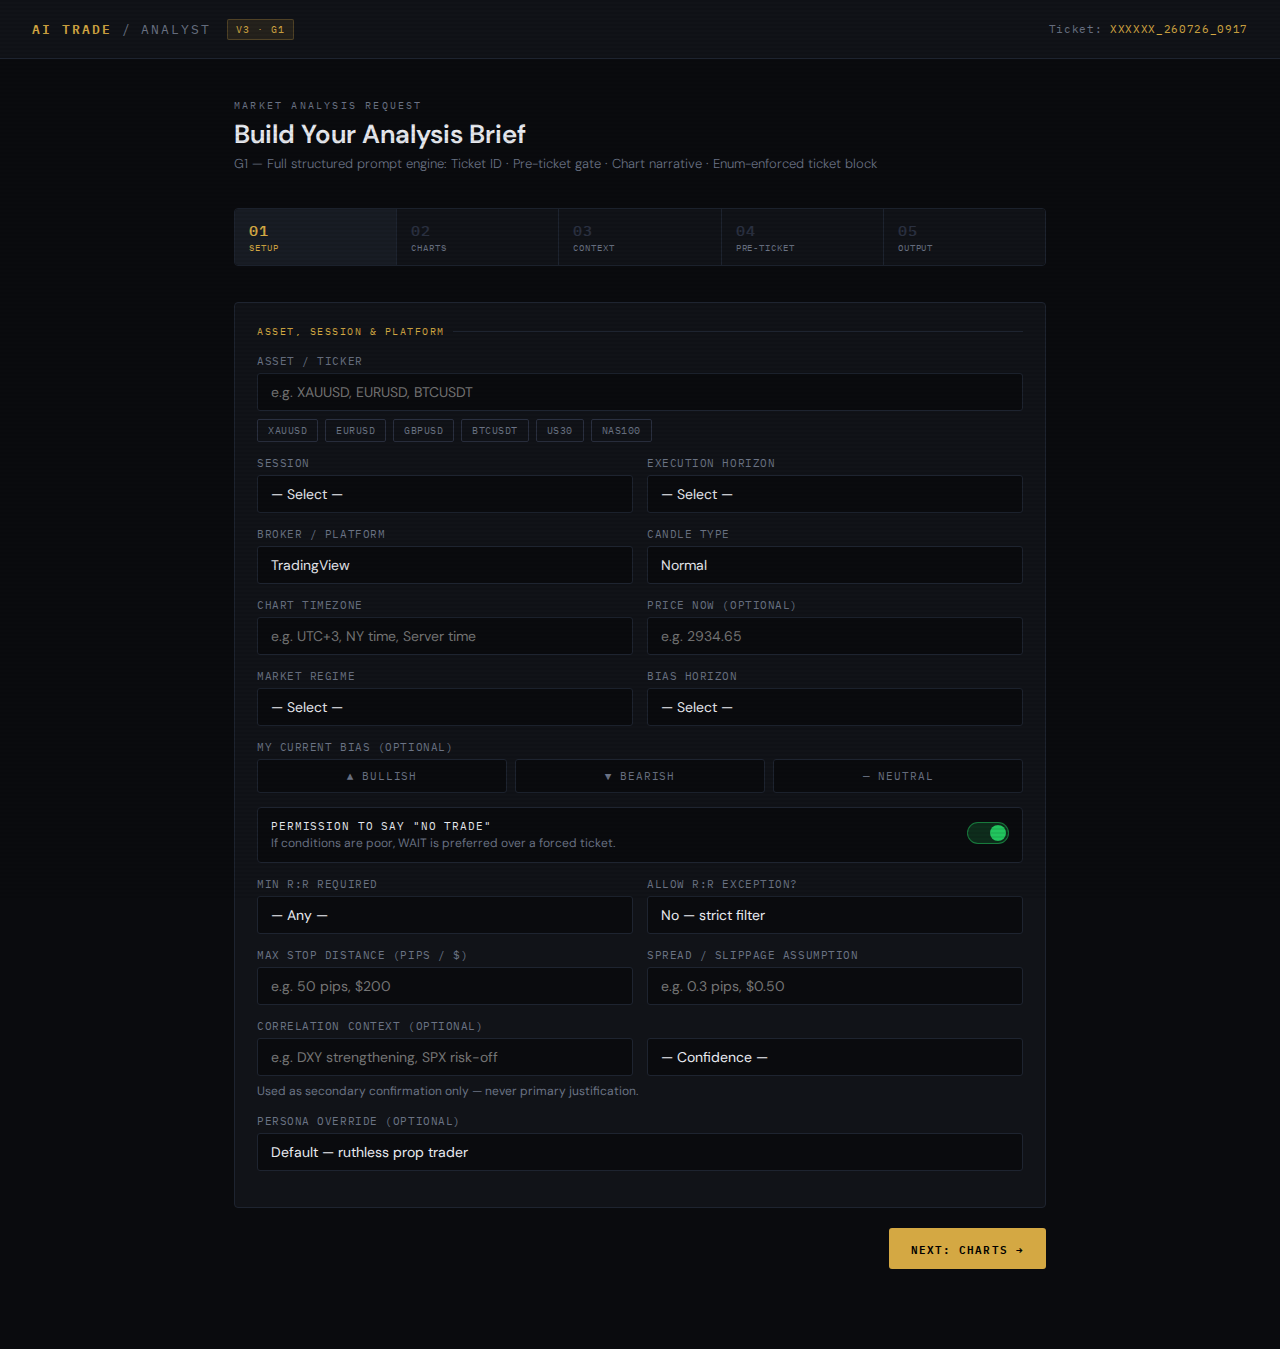
<file: AI-Trade-Analyst-V3-G1.html>
<!DOCTYPE html>
<html lang="en">
<head>
<meta charset="UTF-8">
<meta name="viewport" content="width=device-width, initial-scale=1.0">
<title>AI Trade Analyst — V3</title>
<link href="https://fonts.googleapis.com/css2?family=IBM+Plex+Mono:wght@400;500;600&family=DM+Sans:wght@300;400;500;600&display=swap" rel="stylesheet">
<style>
  :root {
    --bg: #0a0b0e;
    --surface: #111318;
    --surface2: #181c24;
    --border: #1e2430;
    --border2: #2a3040;
    --gold: #d4a843;
    --gold2: #f0c060;
    --green: #22c55e;
    --red: #ef4444;
    --amber: #f59e0b;
    --text: #e8eaf0;
    --muted: #6b7385;
    --accent: #3b6fff;
  }

  * { box-sizing: border-box; margin: 0; padding: 0; }

  body {
    background: var(--bg);
    color: var(--text);
    font-family: 'DM Sans', sans-serif;
    min-height: 100vh;
  }

  body::before {
    content: '';
    position: fixed;
    inset: 0;
    background: repeating-linear-gradient(0deg, transparent, transparent 2px, rgba(0,0,0,0.07) 2px, rgba(0,0,0,0.07) 4px);
    pointer-events: none;
    z-index: 1000;
  }

  /* ── HEADER ── */
  .header {
    border-bottom: 1px solid var(--border);
    padding: 18px 32px;
    display: flex;
    align-items: center;
    justify-content: space-between;
    background: var(--surface);
    position: sticky;
    top: 0;
    z-index: 100;
    gap: 12px;
  }

  .header-left { display: flex; align-items: center; gap: 16px; }

  .logo {
    font-family: 'IBM Plex Mono', monospace;
    font-size: 13px;
    font-weight: 600;
    color: var(--gold);
    letter-spacing: 0.15em;
    text-transform: uppercase;
  }
  .logo span { color: var(--muted); font-weight: 400; }

  .version-pill {
    font-family: 'IBM Plex Mono', monospace;
    font-size: 10px;
    padding: 3px 8px;
    border-radius: 2px;
    background: rgba(212,168,67,0.1);
    border: 1px solid rgba(212,168,67,0.25);
    color: var(--gold);
    letter-spacing: 0.1em;
  }

  .ticket-id-header {
    font-family: 'IBM Plex Mono', monospace;
    font-size: 11px;
    color: var(--muted);
    letter-spacing: 0.06em;
  }
  .ticket-id-header span { color: var(--gold); }

  /* ── MAIN ── */
  .main { max-width: 860px; margin: 0 auto; padding: 40px 24px 80px; }

  .page-title {
    font-family: 'IBM Plex Mono', monospace;
    font-size: 10px;
    letter-spacing: 0.22em;
    color: var(--muted);
    text-transform: uppercase;
    margin-bottom: 6px;
  }

  h1 { font-size: 26px; font-weight: 600; margin-bottom: 4px; line-height: 1.25; }

  .subtitle { color: var(--muted); font-size: 13px; margin-bottom: 36px; font-weight: 300; }

  /* ── STEPS ── */
  .steps {
    display: flex;
    margin-bottom: 36px;
    border: 1px solid var(--border);
    border-radius: 4px;
    overflow: hidden;
  }

  .step {
    flex: 1;
    padding: 11px 14px;
    font-family: 'IBM Plex Mono', monospace;
    font-size: 9px;
    letter-spacing: 0.1em;
    color: var(--muted);
    background: var(--surface);
    border-right: 1px solid var(--border);
    cursor: pointer;
    transition: all 0.2s;
    text-transform: uppercase;
    line-height: 1.4;
  }
  .step:last-child { border-right: none; }
  .step .step-num { display: block; font-size: 15px; font-weight: 600; color: var(--border2); margin-bottom: 1px; transition: color 0.2s; }
  .step.active { background: var(--surface2); color: var(--gold); }
  .step.active .step-num { color: var(--gold); }
  .step.done { color: var(--green); }
  .step.done .step-num { color: var(--green); }

  /* ── SECTIONS ── */
  .section { display: none; animation: fadeIn 0.25s ease; }
  .section.active { display: block; }
  @keyframes fadeIn { from { opacity: 0; transform: translateY(6px); } to { opacity: 1; transform: translateY(0); } }

  /* ── CARDS ── */
  .card {
    background: var(--surface);
    border: 1px solid var(--border);
    border-radius: 4px;
    padding: 22px;
    margin-bottom: 14px;
  }

  .card-label {
    font-family: 'IBM Plex Mono', monospace;
    font-size: 10px;
    letter-spacing: 0.15em;
    color: var(--gold);
    text-transform: uppercase;
    margin-bottom: 16px;
    display: flex;
    align-items: center;
    gap: 8px;
  }
  .card-label::after { content: ''; flex: 1; height: 1px; background: var(--border); }

  .card-label.green { color: var(--green); }
  .card-label.amber { color: var(--amber); }

  /* gate badge */
  .gate-badge {
    font-family: 'IBM Plex Mono', monospace;
    font-size: 9px;
    padding: 2px 7px;
    border-radius: 2px;
    background: rgba(239,68,68,0.12);
    border: 1px solid rgba(239,68,68,0.3);
    color: var(--red);
    letter-spacing: 0.08em;
    margin-left: auto;
  }
  .gate-badge.ok {
    background: rgba(34,197,94,0.1);
    border-color: rgba(34,197,94,0.3);
    color: var(--green);
  }

  /* ── FORM ELEMENTS ── */
  label {
    display: block;
    font-size: 11px;
    color: var(--muted);
    margin-bottom: 5px;
    font-family: 'IBM Plex Mono', monospace;
    letter-spacing: 0.05em;
    text-transform: uppercase;
  }

  input[type="text"],
  input[type="number"],
  select,
  textarea {
    width: 100%;
    background: var(--bg);
    border: 1px solid var(--border);
    border-radius: 3px;
    color: var(--text);
    font-family: 'DM Sans', sans-serif;
    font-size: 14px;
    padding: 9px 13px;
    outline: none;
    transition: border-color 0.2s;
    margin-bottom: 14px;
    -webkit-appearance: none;
  }
  input[type="text"]:focus,
  input[type="number"]:focus,
  select:focus,
  textarea:focus { border-color: var(--gold); }
  select { cursor: pointer; }
  select option { background: var(--surface2); }
  textarea { resize: vertical; min-height: 72px; }

  .row { display: grid; grid-template-columns: 1fr 1fr; gap: 14px; }
  .row-3 { display: grid; grid-template-columns: 1fr 1fr 1fr; gap: 14px; }

  /* ── UPLOAD ZONES ── */
  .tf-grid { display: grid; grid-template-columns: 1fr 1fr; gap: 10px; }

  .upload-zone {
    border: 1px dashed var(--border2);
    border-radius: 4px;
    padding: 18px 14px;
    text-align: center;
    cursor: pointer;
    transition: all 0.2s;
    background: var(--bg);
    position: relative;
    overflow: hidden;
  }
  .upload-zone:hover { border-color: var(--gold); background: rgba(212,168,67,0.03); }
  .upload-zone.has-file { border-color: var(--green); border-style: solid; background: rgba(34,197,94,0.04); }
  .upload-zone input[type="file"] { position: absolute; inset: 0; opacity: 0; cursor: pointer; width: 100%; height: 100%; margin: 0; padding: 0; }
  .upload-tf-label { font-family: 'IBM Plex Mono', monospace; font-size: 11px; letter-spacing: 0.1em; color: var(--gold); text-transform: uppercase; display: block; margin-bottom: 3px; }
  .upload-desc { font-size: 11px; color: var(--muted); display: block; margin-bottom: 6px; }
  .upload-icon { font-size: 22px; margin-bottom: 4px; display: block; }
  .upload-filename { font-size: 11px; color: var(--green); font-family: 'IBM Plex Mono', monospace; word-break: break-all; display: none; }
  .upload-zone.has-file .upload-filename { display: block; }
  .upload-zone.has-file .upload-icon,
  .upload-zone.has-file .upload-desc { display: none; }
  .preview-img { width: 100%; height: 72px; object-fit: cover; border-radius: 2px; margin-bottom: 5px; display: none; }
  .upload-zone.has-file .preview-img { display: block; }

  /* upload warning */
  .upload-warning {
    display: none;
    font-family: 'IBM Plex Mono', monospace;
    font-size: 11px;
    color: var(--amber);
    background: rgba(245,158,11,0.08);
    border: 1px solid rgba(245,158,11,0.25);
    border-radius: 3px;
    padding: 8px 12px;
    margin-top: 12px;
    letter-spacing: 0.04em;
  }
  .upload-warning.visible { display: block; }

  /* ── RADIO GROUPS (Pre-Ticket) ── */
  .radio-group {
    display: flex;
    flex-wrap: wrap;
    gap: 6px;
    margin-bottom: 14px;
  }

  .radio-opt {
    padding: 7px 13px;
    border: 1px solid var(--border);
    border-radius: 3px;
    cursor: pointer;
    font-size: 12px;
    color: var(--muted);
    transition: all 0.15s;
    user-select: none;
    font-family: 'DM Sans', sans-serif;
  }
  .radio-opt:hover { border-color: var(--border2); color: var(--text); }

  .radio-opt.sel-trending  { border-color: var(--green); background: rgba(34,197,94,0.08); color: var(--green); }
  .radio-opt.sel-ranging   { border-color: var(--amber); background: rgba(245,158,11,0.08); color: var(--amber); }
  .radio-opt.sel-transition{ border-color: var(--accent); background: rgba(59,111,255,0.08); color: var(--accent); }
  .radio-opt.sel-poi       { border-color: var(--gold); background: rgba(212,168,67,0.08); color: var(--gold); }
  .radio-opt.sel-midrange  { border-color: var(--muted); background: rgba(107,115,133,0.08); color: var(--text); }
  .radio-opt.sel-extremes  { border-color: var(--red); background: rgba(239,68,68,0.08); color: var(--red); }
  .radio-opt.sel-aligned   { border-color: var(--green); background: rgba(34,197,94,0.08); color: var(--green); }
  .radio-opt.sel-counter   { border-color: var(--red); background: rgba(239,68,68,0.08); color: var(--red); }
  .radio-opt.sel-mixed     { border-color: var(--amber); background: rgba(245,158,11,0.08); color: var(--amber); }
  .radio-opt.sel-nearliq   { border-color: var(--red); background: rgba(239,68,68,0.08); color: var(--red); }
  .radio-opt.sel-eq        { border-color: var(--muted); background: rgba(107,115,133,0.08); color: var(--text); }
  .radio-opt.sel-none      { border-color: var(--border2); color: var(--muted); }
  .radio-opt.sel-normal    { border-color: var(--green); background: rgba(34,197,94,0.08); color: var(--green); }
  .radio-opt.sel-elevated  { border-color: var(--red); background: rgba(239,68,68,0.08); color: var(--red); }
  .radio-opt.sel-clean     { border-color: var(--green); background: rgba(34,197,94,0.08); color: var(--green); }
  .radio-opt.sel-messy     { border-color: var(--amber); background: rgba(245,158,11,0.08); color: var(--amber); }
  .radio-opt.sel-chop      { border-color: var(--red); background: rgba(239,68,68,0.08); color: var(--red); }
  .radio-opt.sel-veryhigh  { border-color: var(--green); background: rgba(34,197,94,0.1); color: var(--green); }
  .radio-opt.sel-high      { border-color: var(--gold); background: rgba(212,168,67,0.08); color: var(--gold); }
  .radio-opt.sel-medium    { border-color: var(--amber); background: rgba(245,158,11,0.08); color: var(--amber); }
  .radio-opt.sel-low       { border-color: var(--red); background: rgba(239,68,68,0.08); color: var(--red); }

  /* pre-ticket field rows */
  .ptc-row { margin-bottom: 14px; }
  .ptc-row label { margin-bottom: 6px; }

  /* gate status bar */
  .gate-status {
    display: flex;
    align-items: center;
    gap: 10px;
    padding: 10px 14px;
    border-radius: 3px;
    border: 1px solid var(--border);
    background: var(--bg);
    font-family: 'IBM Plex Mono', monospace;
    font-size: 11px;
    color: var(--muted);
    margin-top: 4px;
    transition: all 0.3s;
  }
  .gate-status.wait {
    border-color: rgba(239,68,68,0.35);
    background: rgba(239,68,68,0.05);
    color: var(--red);
  }
  .gate-status.caution {
    border-color: rgba(245,158,11,0.35);
    background: rgba(245,158,11,0.05);
    color: var(--amber);
  }
  .gate-status.proceed {
    border-color: rgba(34,197,94,0.35);
    background: rgba(34,197,94,0.05);
    color: var(--green);
  }
  .gate-dot {
    width: 8px; height: 8px;
    border-radius: 50%;
    background: var(--muted);
    flex-shrink: 0;
    transition: background 0.3s;
  }
  .gate-status.wait .gate-dot { background: var(--red); }
  .gate-status.caution .gate-dot { background: var(--amber); }
  .gate-status.proceed .gate-dot { background: var(--green); }

  /* ── BIAS BUTTONS ── */
  .bias-row { display: flex; gap: 8px; margin-bottom: 14px; }
  .bias-btn {
    flex: 1; padding: 9px;
    border-radius: 3px; border: 1px solid var(--border);
    background: var(--bg); color: var(--muted);
    font-family: 'IBM Plex Mono', monospace; font-size: 11px;
    letter-spacing: 0.08em; text-transform: uppercase;
    cursor: pointer; transition: all 0.15s; text-align: center;
  }
  .bias-btn[data-val="BULLISH"].selected { border-color: var(--green); background: rgba(34,197,94,0.08); color: var(--green); }
  .bias-btn[data-val="BEARISH"].selected { border-color: var(--red); background: rgba(239,68,68,0.08); color: var(--red); }
  .bias-btn[data-val="NEUTRAL"].selected { border-color: var(--gold); background: rgba(212,168,67,0.08); color: var(--gold); }

  /* ── CONFLUENCE SLIDER ── */
  .slider-wrap { margin-bottom: 14px; }
  .slider-header { display: flex; justify-content: space-between; align-items: baseline; margin-bottom: 6px; }
  .slider-label { font-family: 'IBM Plex Mono', monospace; font-size: 11px; color: var(--muted); text-transform: uppercase; letter-spacing: 0.05em; }
  .slider-val { font-family: 'IBM Plex Mono', monospace; font-size: 18px; font-weight: 600; color: var(--gold); }
  .slider-subtext { font-size: 11px; color: var(--muted); margin-top: 4px; }
  input[type="range"] {
    width: 100%;
    -webkit-appearance: none;
    height: 4px;
    background: var(--border2);
    border-radius: 2px;
    outline: none;
    accent-color: var(--gold);
    margin: 0;
    padding: 0;
  }
  input[type="range"]::-webkit-slider-thumb {
    -webkit-appearance: none;
    width: 18px; height: 18px;
    border-radius: 50%;
    background: var(--gold);
    cursor: pointer;
    border: 2px solid var(--bg);
  }

  /* ── SUGGESTIONS ── */
  .suggestions { display: flex; gap: 7px; flex-wrap: wrap; margin-top: -6px; margin-bottom: 14px; }
  .sug-pill {
    font-family: 'IBM Plex Mono', monospace; font-size: 10px;
    padding: 4px 10px; border: 1px solid var(--border2); border-radius: 2px;
    color: var(--muted); cursor: pointer; transition: all 0.15s; letter-spacing: 0.05em;
  }
  .sug-pill:hover { border-color: var(--gold); color: var(--gold); }

  /* ── TOGGLE (No-Trade) ── */
  .toggle-wrap {
    display: flex; align-items: center; justify-content: space-between;
    gap: 14px; padding: 11px 13px; border: 1px solid var(--border);
    border-radius: 4px; background: var(--bg); margin-bottom: 14px;
  }
  .toggle-left { display: flex; flex-direction: column; gap: 2px; }
  .toggle-title { font-family: 'IBM Plex Mono', monospace; font-size: 11px; letter-spacing: 0.08em; text-transform: uppercase; color: var(--text); }
  .toggle-sub { font-size: 12px; color: var(--muted); }
  .switch { position: relative; width: 42px; height: 22px; flex-shrink: 0; }
  .switch input { display: none; }
  .slider-sw {
    position: absolute; cursor: pointer; inset: 0;
    background: rgba(107,115,133,0.25); border: 1px solid var(--border2);
    transition: all 0.2s; border-radius: 999px;
  }
  .slider-sw::before {
    content: ''; position: absolute; height: 16px; width: 16px;
    left: 3px; top: 50%; transform: translateY(-50%);
    background: var(--text); transition: all 0.2s; border-radius: 50%; opacity: 0.9;
  }
  .switch input:checked + .slider-sw { background: rgba(34,197,94,0.18); border-color: rgba(34,197,94,0.5); }
  .switch input:checked + .slider-sw::before { transform: translate(19px,-50%); background: var(--green); opacity: 1; }

  /* ── ANALYSIS REQUESTS CHECKBOXES ── */
  .checkbox-grid { display: grid; grid-template-columns: 1fr 1fr; gap: 7px; }
  .checkbox-item {
    display: flex; align-items: center; gap: 9px;
    padding: 9px 13px; border: 1px solid var(--border); border-radius: 3px;
    cursor: pointer; transition: all 0.15s; background: var(--bg);
  }
  .checkbox-item:hover { border-color: var(--border2); }
  .checkbox-item.checked { border-color: var(--gold); background: rgba(212,168,67,0.06); }
  .checkbox-item input { display: none; }
  .check-box {
    width: 14px; height: 14px; border: 1px solid var(--border2); border-radius: 2px;
    flex-shrink: 0; display: flex; align-items: center; justify-content: center;
    font-size: 10px; transition: all 0.15s;
  }
  .checkbox-item.checked .check-box { background: var(--gold); border-color: var(--gold); color: #000; }
  .check-text { font-size: 13px; color: var(--muted); transition: color 0.15s; }
  .checkbox-item.checked .check-text { color: var(--text); }

  /* ── BUTTONS ── */
  .btn-row { display: flex; gap: 10px; margin-top: 20px; justify-content: flex-end; }
  .btn {
    font-family: 'IBM Plex Mono', monospace; font-size: 11px;
    letter-spacing: 0.1em; text-transform: uppercase;
    padding: 11px 22px; border-radius: 3px; border: none;
    cursor: pointer; transition: all 0.15s;
  }
  .btn-ghost { background: transparent; border: 1px solid var(--border2); color: var(--muted); }
  .btn-ghost:hover { border-color: var(--text); color: var(--text); }
  .btn-primary { background: var(--gold); color: #000; font-weight: 600; }
  .btn-primary:hover { background: var(--gold2); }
  .btn-primary:disabled { opacity: 0.35; cursor: not-allowed; }

  /* ── OUTPUT PANEL ── */
  .output-panel {
    background: var(--bg); border: 1px solid var(--border);
    border-radius: 4px; padding: 18px; margin-top: 20px;
  }
  .output-header {
    display: flex; align-items: center;
    justify-content: space-between; margin-bottom: 14px;
    flex-wrap: wrap; gap: 8px;
  }
  .output-title {
    font-family: 'IBM Plex Mono', monospace; font-size: 10px;
    letter-spacing: 0.15em; color: var(--green); text-transform: uppercase;
  }
  .copy-btn {
    font-family: 'IBM Plex Mono', monospace; font-size: 10px;
    padding: 6px 13px; background: transparent; border: 1px solid var(--border2);
    color: var(--muted); border-radius: 2px; cursor: pointer;
    letter-spacing: 0.08em; text-transform: uppercase; transition: all 0.15s;
  }
  .copy-btn:hover { border-color: var(--green); color: var(--green); }
  #outputText {
    font-family: 'IBM Plex Mono', monospace; font-size: 11.5px;
    line-height: 1.72; color: var(--text); white-space: pre-wrap; word-break: break-word;
  }

  /* ── EXPORT BUTTONS ── */
  .export-btn {
    font-family: 'IBM Plex Mono', monospace; font-size: 10px;
    padding: 6px 13px; background: transparent; border: 1px solid var(--border2);
    color: var(--muted); border-radius: 2px; cursor: pointer;
    letter-spacing: 0.08em; text-transform: uppercase; transition: all 0.15s;
  }
  .export-btn:hover { border-color: var(--gold); color: var(--gold); }

  /* ── WAIT PANEL ── */
  .wait-panel {
    display: none;
    border: 1px solid rgba(245,158,11,0.35);
    background: rgba(245,158,11,0.04);
    border-radius: 4px;
    padding: 16px;
    margin-top: 14px;
  }
  .wait-panel.visible { display: block; }
  .wait-panel label { color: var(--amber); }
  .wait-panel select { border-color: rgba(245,158,11,0.3); }
  .wait-panel input { border-color: rgba(245,158,11,0.3); }

  /* ── DIVIDER ── */
  .divider { border: none; border-top: 1px solid var(--border); margin: 18px 0; }

  /* ── HINT TEXT ── */
  .hint { font-size: 12px; color: var(--muted); margin-top: -10px; margin-bottom: 14px; line-height: 1.5; }

  /* ── STEP NOTE ── */
  .step-note {
    font-size: 12px;
    color: var(--muted);
    margin-bottom: 18px;
    line-height: 1.6;
    padding: 10px 14px;
    border-left: 2px solid var(--border2);
  }

  /* ── RESPONSIVE ── */
  @media (max-width: 620px) {
    .row, .row-3 { grid-template-columns: 1fr; }
    .tf-grid { grid-template-columns: 1fr; }
    .checkbox-grid { grid-template-columns: 1fr; }
    .steps { flex-direction: column; }
    .step { border-right: none; border-bottom: 1px solid var(--border); }
    .step:last-child { border-bottom: none; }
    .bias-row { flex-direction: column; }
  }

  /* ── PRINT / PDF ── */
  @media print {
    body { background: #0a0b0e !important; color: #e8eaf0 !important; color-scheme: dark; }
    .header { background: #111318 !important; border-color: #1e2430 !important; }
    .card { background: #111318 !important; border-color: #1e2430 !important; }
    .output-panel { background: #0a0b0e !important; border-color: #1e2430 !important; }
    #outputText { color: #e8eaf0 !important; }
    .btn-row, .steps, .sug-pill { display: none !important; }
  }
</style>
</head>
<body>

<header class="header">
  <div class="header-left">
    <div class="logo">AI Trade <span>/ Analyst</span></div>
    <div class="version-pill">V3 · G1</div>
  </div>
  <div class="ticket-id-header">Ticket: <span id="ticketIdHeader">—</span></div>
</header>

<main class="main">
  <div class="page-title">Market Analysis Request</div>
  <h1>Build Your Analysis Brief</h1>
  <p class="subtitle">G1 — Full structured prompt engine: Ticket ID · Pre-ticket gate · Chart narrative · Enum-enforced ticket block</p>

  <div class="steps">
    <div class="step active" onclick="goTo(0)"><span class="step-num">01</span>Setup</div>
    <div class="step" onclick="goTo(1)"><span class="step-num">02</span>Charts</div>
    <div class="step" onclick="goTo(2)"><span class="step-num">03</span>Context</div>
    <div class="step" onclick="goTo(3)"><span class="step-num">04</span>Pre-Ticket</div>
    <div class="step" onclick="goTo(4)"><span class="step-num">05</span>Output</div>
  </div>

  <!-- ════════════════════════════════════════
       STEP 1: SETUP
  ════════════════════════════════════════ -->
  <div class="section active" id="section-0">
    <div class="card">
      <div class="card-label">Asset, Session & Platform</div>

      <label>Asset / Ticker</label>
      <input type="text" id="asset" placeholder="e.g. XAUUSD, EURUSD, BTCUSDT" oninput="onAssetInput()">
      <div class="suggestions">
        <span class="sug-pill" onclick="setAsset('XAUUSD')">XAUUSD</span>
        <span class="sug-pill" onclick="setAsset('EURUSD')">EURUSD</span>
        <span class="sug-pill" onclick="setAsset('GBPUSD')">GBPUSD</span>
        <span class="sug-pill" onclick="setAsset('BTCUSDT')">BTCUSDT</span>
        <span class="sug-pill" onclick="setAsset('US30')">US30</span>
        <span class="sug-pill" onclick="setAsset('NAS100')">NAS100</span>
      </div>

      <div class="row">
        <div>
          <label>Session</label>
          <select id="session" onchange="syncOutput()">
            <option value="">— Select —</option>
            <option>London Open</option>
            <option>London Mid</option>
            <option>NY Open</option>
            <option>NY AM</option>
            <option>NY PM / Close</option>
            <option>Asia Session</option>
            <option>Swing / Multi-day</option>
          </select>
        </div>
        <div>
          <label>Execution Horizon</label>
          <select id="execHorizon" onchange="syncOutput()">
            <option value="">— Select —</option>
            <option>Scalp</option>
            <option>Intraday</option>
            <option>Swing</option>
            <option>All ideas</option>
          </select>
        </div>
      </div>

      <div class="row">
        <div>
          <label>Broker / Platform</label>
          <select id="broker" onchange="syncOutput()">
            <option>TradingView</option>
            <option>MT5</option>
            <option>cTrader</option>
            <option>Other</option>
          </select>
        </div>
        <div>
          <label>Candle Type</label>
          <select id="candleType" onchange="syncOutput()">
            <option>Normal</option>
            <option>Heikin Ashi</option>
            <option>Renko</option>
          </select>
        </div>
      </div>

      <div class="row">
        <div>
          <label>Chart Timezone</label>
          <input type="text" id="chartTimezone" placeholder="e.g. UTC+3, NY time, Server time" oninput="syncOutput()">
        </div>
        <div>
          <label>Price Now (optional)</label>
          <input type="text" id="priceNow" placeholder="e.g. 2934.65" oninput="syncOutput()">
        </div>
      </div>

      <div class="row">
        <div>
          <label>Market Regime</label>
          <select id="regime" onchange="syncOutput()">
            <option value="">— Select —</option>
            <option>Trending</option>
            <option>Ranging</option>
            <option>Volatile / News-driven</option>
            <option>Unsure — please assess</option>
          </select>
        </div>
        <div>
          <label>Bias Horizon</label>
          <select id="biasHorizon" onchange="syncOutput()">
            <option value="">— Select —</option>
            <option>HTF swing bias (D/4H)</option>
            <option>Intraday bias (1H/30m)</option>
            <option>Scalp bias (15m/5m)</option>
            <option>Mixed / counter-trend acceptable</option>
          </select>
        </div>
      </div>

      <label>My Current Bias (optional)</label>
      <div class="bias-row">
        <div class="bias-btn" data-val="BULLISH" onclick="setBias(this)">▲ Bullish</div>
        <div class="bias-btn" data-val="BEARISH" onclick="setBias(this)">▼ Bearish</div>
        <div class="bias-btn" data-val="NEUTRAL" onclick="setBias(this)">— Neutral</div>
      </div>

      <div class="toggle-wrap">
        <div class="toggle-left">
          <div class="toggle-title">Permission to say "No Trade"</div>
          <div class="toggle-sub">If conditions are poor, WAIT is preferred over a forced ticket.</div>
        </div>
        <label class="switch">
          <input type="checkbox" id="noTradeToggle" onchange="syncOutput()" checked>
          <span class="slider-sw"></span>
        </label>
      </div>

      <div class="row">
        <div>
          <label>Min R:R Required</label>
          <select id="minRR" onchange="syncOutput()">
            <option value="">— Any —</option>
            <option value="1.5">1.5R minimum</option>
            <option value="2">2R minimum</option>
            <option value="2.5">2.5R minimum</option>
            <option value="3">3R minimum</option>
          </select>
        </div>
        <div>
          <label>Allow R:R Exception?</label>
          <select id="rrException" onchange="toggleRRJustification(); syncOutput()">
            <option value="no">No — strict filter</option>
            <option value="yes">Yes — if win-rate logic is strong</option>
          </select>
        </div>
      </div>
      <div id="rrJustWrap" style="display:none;">
        <label>Exception Justification (required)</label>
        <input type="text" id="rrJustification" placeholder="e.g. High-probability mean reversion with historical 70%+ hit rate" oninput="syncOutput()">
      </div>

      <div class="row">
        <div>
          <label>Max Stop Distance (pips / $)</label>
          <input type="text" id="maxStop" placeholder="e.g. 50 pips, $200" oninput="syncOutput()">
        </div>
        <div>
          <label>Spread / Slippage Assumption</label>
          <input type="text" id="spread" placeholder="e.g. 0.3 pips, $0.50" oninput="syncOutput()">
        </div>
      </div>

      <label>Correlation Context (optional)</label>
      <div class="row">
        <div>
          <input type="text" id="correlationNote" placeholder="e.g. DXY strengthening, SPX risk-off" oninput="syncOutput()" style="margin-bottom:0">
        </div>
        <div>
          <select id="correlationConf" onchange="syncOutput()" style="margin-bottom:0">
            <option value="">— Confidence —</option>
            <option value="Low">Low confidence</option>
            <option value="Med">Medium confidence</option>
            <option value="High">High confidence</option>
          </select>
        </div>
      </div>
      <p class="hint" style="margin-top:6px;">Used as secondary confirmation only — never primary justification.</p>

      <label>Persona Override (optional)</label>
      <select id="persona" onchange="syncOutput()">
        <option value="">Default — ruthless prop trader</option>
        <option value="ICT purist">ICT purist</option>
        <option value="SMC + Volume Profile">SMC + Volume Profile</option>
        <option value="Pure price action">Pure price action</option>
        <option value="Wyckoff methodology">Wyckoff methodology</option>
      </select>
    </div>

    <div class="btn-row">
      <button class="btn btn-primary" onclick="goTo(1)">Next: Charts →</button>
    </div>
  </div>

  <!-- ════════════════════════════════════════
       STEP 2: CHARTS
  ════════════════════════════════════════ -->
  <div class="section" id="section-1">
    <div class="card">
      <div class="card-label">Chart Screenshots</div>
      <p class="step-note">Upload a screenshot for each timeframe. At least HTF + Mid TF strongly recommended. Screenshots embed into the HTML export automatically.</p>

      <div class="tf-grid">
        <div class="upload-zone" id="zone-htf" onclick="triggerUpload('upload-htf')">
          <input type="file" id="upload-htf" accept="image/*" onchange="handleUpload(this,'zone-htf','label-htf','htf')">
          <span class="upload-icon">📈</span>
          <span class="upload-tf-label">HTF</span>
          <span class="upload-desc">Daily / Weekly</span>
          <img class="preview-img" id="prev-htf">
          <span class="upload-filename" id="label-htf"></span>
        </div>
        <div class="upload-zone" id="zone-mid" onclick="triggerUpload('upload-mid')">
          <input type="file" id="upload-mid" accept="image/*" onchange="handleUpload(this,'zone-mid','label-mid','mid')">
          <span class="upload-icon">📊</span>
          <span class="upload-tf-label">Mid TF</span>
          <span class="upload-desc">4H / 1H</span>
          <img class="preview-img" id="prev-mid">
          <span class="upload-filename" id="label-mid"></span>
        </div>
        <div class="upload-zone" id="zone-ltf" onclick="triggerUpload('upload-ltf')">
          <input type="file" id="upload-ltf" accept="image/*" onchange="handleUpload(this,'zone-ltf','label-ltf','ltf')">
          <span class="upload-icon">🔍</span>
          <span class="upload-tf-label">LTF</span>
          <span class="upload-desc">15m / 5m</span>
          <img class="preview-img" id="prev-ltf">
          <span class="upload-filename" id="label-ltf"></span>
        </div>
        <div class="upload-zone" id="zone-exec" onclick="triggerUpload('upload-exec')">
          <input type="file" id="upload-exec" accept="image/*" onchange="handleUpload(this,'zone-exec','label-exec','exec')">
          <span class="upload-icon">⚡</span>
          <span class="upload-tf-label">Exec TF</span>
          <span class="upload-desc">1m / 3m (optional)</span>
          <img class="preview-img" id="prev-exec">
          <span class="upload-filename" id="label-exec"></span>
        </div>
      </div>

      <div class="upload-warning" id="uploadWarning">
        ⚠ No screenshots uploaded. The AI will still analyse but quality will be limited.
      </div>

      <div class="divider"></div>

      <div class="row">
        <div>
          <label>Screenshot Cleanliness</label>
          <select id="chartCleanliness" onchange="syncOutput()">
            <option value="Clean">Clean — no drawings</option>
            <option value="Light">Light drawings — some annotations</option>
            <option value="Heavy">Heavy drawings — AI should note drawings present</option>
          </select>
        </div>
        <div>
          <label>HTF Context (price location)</label>
          <select id="htfContextSetup" onchange="syncOutput()">
            <option value="">— Select —</option>
            <option>At HTF demand / support</option>
            <option>At HTF supply / resistance</option>
            <option>Mid-range</option>
            <option>Extended above HTF structure</option>
            <option>Extended below HTF structure</option>
            <option>Breaking out of range</option>
          </select>
        </div>
      </div>
    </div>

    <div class="btn-row">
      <button class="btn btn-ghost" onclick="goTo(0)">← Back</button>
      <button class="btn btn-primary" onclick="goToChartsNext()">Next: Context →</button>
    </div>
  </div>

  <!-- ════════════════════════════════════════
       STEP 3: CONTEXT + ANALYSIS REQUESTS
  ════════════════════════════════════════ -->
  <div class="section" id="section-2">
    <div class="card">
      <div class="card-label">Market Context</div>

      <label>Indicators on chart</label>
      <input type="text" id="indicators" placeholder="e.g. EMA 50/200, ICT FVG, Fibonacci, SR Zones" oninput="syncOutput()">

      <label>Key levels I already see</label>
      <textarea id="levels" placeholder="e.g. Resistance at 2950 (previous swing high). Support at 2898 (HTF demand zone). Trendline from Jan lows." oninput="syncOutput()"></textarea>

      <label>Upcoming news / events</label>
      <input type="text" id="news" placeholder="e.g. CPI tomorrow 8:30 ET, FOMC next week" oninput="syncOutput()">

      <label>Any open positions?</label>
      <input type="text" id="position" placeholder="e.g. Long XAUUSD from 2880, SL at 2855" oninput="syncOutput()">
    </div>

    <div class="card">
      <div class="card-label">Analysis Requests</div>
      <div class="checkbox-grid" id="requests">
        <label class="checkbox-item checked" onclick="toggleCheck(this)">
          <input type="checkbox" checked><div class="check-box">✓</div>
          <span class="check-text">Trend & key levels per TF</span>
        </label>
        <label class="checkbox-item checked" onclick="toggleCheck(this)">
          <input type="checkbox" checked><div class="check-box">✓</div>
          <span class="check-text">Primary trade ticket</span>
        </label>
        <label class="checkbox-item checked" onclick="toggleCheck(this)">
          <input type="checkbox" checked><div class="check-box">✓</div>
          <span class="check-text">No-trade conditions</span>
        </label>
        <label class="checkbox-item checked" onclick="toggleCheck(this)">
          <input type="checkbox" checked><div class="check-box">✓</div>
          <span class="check-text">Kill-switch conditions</span>
        </label>
        <label class="checkbox-item" onclick="toggleCheck(this)">
          <input type="checkbox"><div class="check-box"></div>
          <span class="check-text">Conditional alternative ticket</span>
        </label>
        <label class="checkbox-item" onclick="toggleCheck(this)">
          <input type="checkbox"><div class="check-box"></div>
          <span class="check-text">Liquidity analysis</span>
        </label>
        <label class="checkbox-item" onclick="toggleCheck(this)">
          <input type="checkbox"><div class="check-box"></div>
          <span class="check-text">HTF/LTF confluence</span>
        </label>
        <label class="checkbox-item" onclick="toggleCheck(this)">
          <input type="checkbox"><div class="check-box"></div>
          <span class="check-text">Invalidation scenarios</span>
        </label>
      </div>
    </div>

    <div class="btn-row">
      <button class="btn btn-ghost" onclick="goTo(1)">← Back</button>
      <button class="btn btn-primary" onclick="goTo(3)">Next: Pre-Ticket →</button>
    </div>
  </div>

  <!-- ════════════════════════════════════════
       STEP 4: PRE-TICKET CHECKLIST (mandatory gate)
  ════════════════════════════════════════ -->
  <div class="section" id="section-3">
    <div class="card">
      <div class="card-label amber">Pre-Ticket Checklist <span class="gate-badge" id="gateBadge">INCOMPLETE</span></div>
      <p class="step-note">Complete all 8 fields. This is your structural read before the AI commits to a ticket. The gate logic will warn you if conditions suggest WAIT.</p>

      <!-- 1. HTF State -->
      <div class="ptc-row">
        <label>1 · HTF State</label>
        <div class="radio-group" id="rg-htfState">
          <div class="radio-opt" data-val="Trending" data-sel="sel-trending" onclick="selectRadio('htfState',this)">Trending</div>
          <div class="radio-opt" data-val="Ranging" data-sel="sel-ranging" onclick="selectRadio('htfState',this)">Ranging</div>
          <div class="radio-opt" data-val="Transition" data-sel="sel-transition" onclick="selectRadio('htfState',this)">Transition</div>
        </div>
      </div>

      <!-- 2. HTF Location -->
      <div class="ptc-row">
        <label>2 · HTF Location</label>
        <div class="radio-group" id="rg-htfLocation">
          <div class="radio-opt" data-val="At POI" data-sel="sel-poi" onclick="selectRadio('htfLocation',this)">At POI</div>
          <div class="radio-opt" data-val="Mid-range" data-sel="sel-midrange" onclick="selectRadio('htfLocation',this)">Mid-range</div>
          <div class="radio-opt" data-val="At extremes" data-sel="sel-extremes" onclick="selectRadio('htfLocation',this)">At extremes</div>
        </div>
      </div>

      <!-- 3. LTF Alignment -->
      <div class="ptc-row">
        <label>3 · LTF Alignment</label>
        <div class="radio-group" id="rg-ltfAlignment">
          <div class="radio-opt" data-val="Aligned" data-sel="sel-aligned" onclick="selectRadio('ltfAlignment',this)">Aligned with HTF</div>
          <div class="radio-opt" data-val="Counter-trend" data-sel="sel-counter" onclick="selectRadio('ltfAlignment',this)">Counter-trend</div>
          <div class="radio-opt" data-val="Mixed" data-sel="sel-mixed" onclick="selectRadio('ltfAlignment',this)">Mixed</div>
        </div>
      </div>

      <!-- 4. Liquidity Context -->
      <div class="ptc-row">
        <label>4 · Liquidity Context</label>
        <div class="radio-group" id="rg-liquidityContext">
          <div class="radio-opt" data-val="Near obvious highs/lows" data-sel="sel-nearliq" onclick="selectRadio('liquidityContext',this)">Near obvious highs/lows</div>
          <div class="radio-opt" data-val="Equilibrium" data-sel="sel-eq" onclick="selectRadio('liquidityContext',this)">Equilibrium</div>
          <div class="radio-opt" data-val="None identified" data-sel="sel-none" onclick="selectRadio('liquidityContext',this)">None identified</div>
        </div>
      </div>

      <!-- 5. Volatility / News Risk -->
      <div class="ptc-row">
        <label>5 · Volatility / News Risk</label>
        <div class="radio-group" id="rg-volRisk">
          <div class="radio-opt" data-val="Normal" data-sel="sel-normal" onclick="selectRadio('volRisk',this)">Normal</div>
          <div class="radio-opt" data-val="Elevated" data-sel="sel-elevated" onclick="selectRadio('volRisk',this)">Elevated</div>
        </div>
      </div>

      <!-- 6. Execution Quality -->
      <div class="ptc-row">
        <label>6 · Execution Quality</label>
        <div class="radio-group" id="rg-execQuality">
          <div class="radio-opt" data-val="Clean" data-sel="sel-clean" onclick="selectRadio('execQuality',this)">Clean</div>
          <div class="radio-opt" data-val="Messy" data-sel="sel-messy" onclick="selectRadio('execQuality',this)">Messy</div>
          <div class="radio-opt" data-val="Chop" data-sel="sel-chop" onclick="selectRadio('execQuality',this)">Chop</div>
        </div>
      </div>

      <!-- 7. My Conviction Before AI -->
      <div class="ptc-row">
        <label>7 · My Conviction Level (before AI)</label>
        <div class="radio-group" id="rg-conviction">
          <div class="radio-opt" data-val="Very High" data-sel="sel-veryhigh" onclick="selectRadio('conviction',this)">Very High</div>
          <div class="radio-opt" data-val="High" data-sel="sel-high" onclick="selectRadio('conviction',this)">High</div>
          <div class="radio-opt" data-val="Medium" data-sel="sel-medium" onclick="selectRadio('conviction',this)">Medium</div>
          <div class="radio-opt" data-val="Low" data-sel="sel-low" onclick="selectRadio('conviction',this)">Low</div>
        </div>
      </div>

      <!-- 8. Personal Edge Tag -->
      <div class="ptc-row">
        <label>8 · My Personal Edge Tag on This Setup</label>
        <div class="radio-group" id="rg-edgeTag">
          <div class="radio-opt" data-val="High-probability pullback" data-sel="sel-aligned" onclick="selectRadio('edgeTag',this)">Pullback</div>
          <div class="radio-opt" data-val="Liquidity grab" data-sel="sel-poi" onclick="selectRadio('edgeTag',this)">Liquidity grab</div>
          <div class="radio-opt" data-val="FVG reclaim" data-sel="sel-trending" onclick="selectRadio('edgeTag',this)">FVG reclaim</div>
          <div class="radio-opt" data-val="Structure BOS" data-sel="sel-transition" onclick="selectRadio('edgeTag',this)">Structure BOS</div>
          <div class="radio-opt" data-val="Range boundary" data-sel="sel-ranging" onclick="selectRadio('edgeTag',this)">Range boundary</div>
          <div class="radio-opt" data-val="Other" data-sel="sel-none" onclick="selectRadio('edgeTag',this)">Other</div>
        </div>
      </div>

      <!-- Confluence Slider -->
      <div class="slider-wrap">
        <div class="slider-header">
          <div class="slider-label">Confluence Score (your gut-feel, pre-AI)</div>
          <div class="slider-val" id="confVal">7</div>
        </div>
        <input type="range" id="confluenceScore" min="1" max="10" value="7" oninput="onSlider()">
        <div class="slider-subtext">1 = very weak · 5 = moderate · 10 = highest conviction. This will be tracked vs outcomes.</div>
      </div>

      <!-- Gate Status -->
      <div class="gate-status" id="gateStatus">
        <div class="gate-dot"></div>
        <span id="gateText">Complete all 8 fields to see gate decision.</span>
      </div>

      <!-- WAIT Panel (shown when gate logic fires) -->
      <div class="wait-panel" id="waitPanel">
        <label>⚠ WAIT Reason Code</label>
        <select id="waitReason" onchange="syncOutput()">
          <option value="">— Select reason —</option>
          <option>Chop / range noise</option>
          <option>HTF-LTF conflict</option>
          <option>No POI / poor R:R</option>
          <option>News risk / volatility</option>
          <option>Already moved / late trend</option>
        </select>
        <label>Re-entry Condition (what would change WAIT to trade?)</label>
        <input type="text" id="reentryCondition" placeholder="e.g. Price sweeps 2890 liquidity and reclaims 2895 on 15m close" oninput="syncOutput()">
        <label>Time horizon for re-evaluation</label>
        <input type="text" id="reentryTime" placeholder="e.g. Re-check in 2H at NY open" oninput="syncOutput()">
      </div>
    </div>

    <div class="btn-row">
      <button class="btn btn-ghost" onclick="goTo(2)">← Back</button>
      <button class="btn btn-primary" onclick="buildAndShow()">Generate V3 Prompt →</button>
    </div>
  </div>

  <!-- ════════════════════════════════════════
       STEP 5: OUTPUT
  ════════════════════════════════════════ -->
  <div class="section" id="section-4">
    <div class="card">
      <div class="card-label green">Generated Prompt — V3</div>
      <p class="step-note">Copy & paste into Claude. Attach your chart screenshots in the same message. Ticket ID and timestamp are embedded.</p>

      <div class="output-panel">
        <div class="output-header">
          <span class="output-title">● PROMPT READY · <span id="outputTicketId">—</span></span>
          <div style="display:flex;gap:8px;flex-wrap:wrap;">
            <button class="copy-btn" onclick="copyPrompt()">Copy Prompt</button>
            <button class="export-btn" onclick="exportHTML()">Download HTML</button>
            <button class="export-btn" onclick="exportPDF()">Print / PDF</button>
          </div>
        </div>
        <div id="outputText">Fill in the form steps to generate your V3 prompt...</div>
      </div>
    </div>

    <div class="card">
      <div class="card-label">Charts to Attach</div>
      <div id="attachChecklist" style="font-family:'IBM Plex Mono',monospace;font-size:12px;color:var(--muted);line-height:2.1;white-space:pre;"></div>
    </div>

    <div class="btn-row">
      <button class="btn btn-ghost" onclick="goTo(3)">← Edit Pre-Ticket</button>
      <button class="btn btn-primary" onclick="resetForm()">New Ticket</button>
    </div>
  </div>

</main>

<script>
// ═══════════════════════════════════════
// STATE
// ═══════════════════════════════════════
let currentStep = 0;
let currentBias = '';
let ticketID = '';

const uploads = { htf: null, mid: null, ltf: null, exec: null };
const imgSrcs = { htf: '', mid: '', ltf: '', exec: '' };

const ptcState = {
  htfState: '',
  htfLocation: '',
  ltfAlignment: '',
  liquidityContext: '',
  volRisk: '',
  execQuality: '',
  conviction: '',
  edgeTag: ''
};

// ═══════════════════════════════════════
// TICKET ID
// ═══════════════════════════════════════
function generateTicketID() {
  const asset = (document.getElementById('asset').value || 'XXXXXX').toUpperCase().replace(/[^A-Z0-9]/g,'').slice(0,6);
  const now = new Date();
  const y = now.getFullYear().toString().slice(2);
  const mo = String(now.getMonth()+1).padStart(2,'0');
  const d = String(now.getDate()).padStart(2,'0');
  const h = String(now.getHours()).padStart(2,'0');
  const mi = String(now.getMinutes()).padStart(2,'0');
  ticketID = `${asset}_${y}${mo}${d}_${h}${mi}`;
  document.getElementById('ticketIdHeader').textContent = ticketID;
  return ticketID;
}

function onAssetInput() {
  generateTicketID();
  syncOutput();
}

// ═══════════════════════════════════════
// NAVIGATION
// ═══════════════════════════════════════
function goTo(step) {
  document.querySelectorAll('.section').forEach((s,i) => s.classList.toggle('active', i === step));
  document.querySelectorAll('.step').forEach((s,i) => {
    s.classList.remove('active','done');
    if (i === step) s.classList.add('active');
    if (i < step) s.classList.add('done');
  });
  currentStep = step;
  if (step === 4) buildPrompt();
  window.scrollTo({ top: 0, behavior: 'smooth' });
}

function goToChartsNext() {
  // Show warning if no screenshots
  const anyUploaded = Object.values(uploads).some(v => v !== null);
  const warn = document.getElementById('uploadWarning');
  if (!anyUploaded) {
    warn.classList.add('visible');
    // Still allow proceed after 1.5s
    setTimeout(() => { warn.classList.remove('visible'); goTo(2); }, 2200);
  } else {
    goTo(2);
  }
}

// ═══════════════════════════════════════
// ASSET / BIAS
// ═══════════════════════════════════════
function setAsset(val) {
  document.getElementById('asset').value = val;
  generateTicketID();
  syncOutput();
}

function setBias(el) {
  document.querySelectorAll('.bias-btn').forEach(b => b.classList.remove('selected'));
  el.classList.add('selected');
  currentBias = el.dataset.val;
  syncOutput();
}

// ═══════════════════════════════════════
// FILE UPLOAD
// ═══════════════════════════════════════
function triggerUpload(id) { document.getElementById(id).click(); }

function handleUpload(input, zoneId, labelId, key) {
  const file = input.files[0];
  if (!file) return;
  uploads[key] = file.name;
  document.getElementById(zoneId).classList.add('has-file');
  document.getElementById(labelId).textContent = file.name;
  const reader = new FileReader();
  reader.onload = e => {
    imgSrcs[key] = e.target.result;
    document.getElementById('prev-' + key).src = e.target.result;
  };
  reader.readAsDataURL(file);
}

// ═══════════════════════════════════════
// CHECKBOXES
// ═══════════════════════════════════════
function toggleCheck(el) {
  el.classList.toggle('checked');
  el.querySelector('.check-box').textContent = el.classList.contains('checked') ? '✓' : '';
}

function getChecked() {
  return Array.from(document.querySelectorAll('#requests .checkbox-item.checked .check-text'))
              .map(i => i.textContent);
}

// ═══════════════════════════════════════
// PRE-TICKET RADIO LOGIC
// ═══════════════════════════════════════
function selectRadio(field, el) {
  const group = document.getElementById('rg-' + field);
  group.querySelectorAll('.radio-opt').forEach(o => {
    o.className = 'radio-opt'; // reset
  });
  el.classList.add(el.dataset.sel);
  ptcState[field] = el.dataset.val;
  evaluateGate();
  syncOutput();
}

function ptcComplete() {
  return Object.values(ptcState).every(v => v !== '');
}

function evaluateGate() {
  const badge = document.getElementById('gateBadge');
  const gateEl = document.getElementById('gateStatus');
  const gateText = document.getElementById('gateText');
  const waitPanel = document.getElementById('waitPanel');

  const complete = ptcComplete();
  badge.textContent = complete ? 'READY' : 'INCOMPLETE';
  badge.className = complete ? 'gate-badge ok' : 'gate-badge';

  if (!complete) {
    gateEl.className = 'gate-status';
    gateText.textContent = 'Complete all 8 fields to see gate decision.';
    waitPanel.classList.remove('visible');
    return;
  }

  const eq = ptcState.execQuality;
  const ltf = ptcState.ltfAlignment;
  const vol = ptcState.volRisk;
  const noTradeOK = document.getElementById('noTradeToggle').checked;

  const isChopOrMessy = (eq === 'Chop' || eq === 'Messy');
  const isConflict = (ltf === 'Counter-trend' || ltf === 'Mixed');
  const isElevatedVol = (vol === 'Elevated');

  if (isChopOrMessy && noTradeOK) {
    gateEl.className = 'gate-status wait';
    gateText.textContent = 'GATE → DEFAULT WAIT. Execution quality is poor. Proceed only with a specific conditional trigger.';
    waitPanel.classList.add('visible');
  } else if (isConflict && isElevatedVol) {
    gateEl.className = 'gate-status caution';
    gateText.textContent = 'GATE → CAUTION. HTF/LTF conflict + elevated volatility. Lower confidence — consider sizing down or conditional entry only.';
    waitPanel.classList.remove('visible');
  } else if (isConflict || isElevatedVol) {
    gateEl.className = 'gate-status caution';
    gateText.textContent = 'GATE → CAUTION. One risk flag present. Ensure entry trigger is tight and kill-switch is defined.';
    waitPanel.classList.remove('visible');
  } else {
    gateEl.className = 'gate-status proceed';
    gateText.textContent = 'GATE → PROCEED. Conditions acceptable. Generate ticket.';
    waitPanel.classList.remove('visible');
  }
}

// ═══════════════════════════════════════
// SLIDER
// ═══════════════════════════════════════
function onSlider() {
  const v = document.getElementById('confluenceScore').value;
  document.getElementById('confVal').textContent = v;
  syncOutput();
}

// ═══════════════════════════════════════
// R:R EXCEPTION TOGGLE
// ═══════════════════════════════════════
function toggleRRJustification() {
  const show = document.getElementById('rrException').value === 'yes';
  document.getElementById('rrJustWrap').style.display = show ? 'block' : 'none';
}

// ═══════════════════════════════════════
// BUILD PROMPT
// ═══════════════════════════════════════
function buildPrompt() {
  generateTicketID();

  const get = id => (document.getElementById(id) ? document.getElementById(id).value : '') || '';

  const asset       = get('asset') || '[ASSET NOT SET]';
  const session     = get('session') || 'Not specified';
  const execHorizon = get('execHorizon') || 'All ideas';
  const broker      = get('broker') || 'TradingView';
  const candleType  = get('candleType') || 'Normal';
  const chartTZ     = get('chartTimezone') || 'Not specified';
  const priceNow    = get('priceNow') || '—';
  const regime      = get('regime') || 'Not specified';
  const biasHorizon = get('biasHorizon') || 'Not specified';
  const noTradeOK   = document.getElementById('noTradeToggle').checked;
  const minRR       = get('minRR') || 'None specified';
  const rrException = get('rrException');
  const rrJust      = get('rrJustification');
  const maxStop     = get('maxStop') || 'Not specified';
  const spread      = get('spread') || 'Not specified';
  const corrNote    = get('correlationNote');
  const corrConf    = get('correlationConf');
  const htfCtx      = get('htfContextSetup') || 'Not specified';
  const cleanliness = get('chartCleanliness') || 'Clean';
  const persona     = get('persona') || 'Default — ruthless prop trader';

  const indicators  = get('indicators') || 'None specified';
  const levels      = get('levels') || 'None — identify from charts';
  const news        = get('news') || 'None known';
  const position    = get('position') || 'None';

  const confluence  = document.getElementById('confluenceScore').value;

  // Pre-ticket state
  const ptc = ptcState;
  const waitReason    = get('waitReason');
  const reentry       = get('reentryCondition');
  const reentryTime   = get('reentryTime');

  const checked = getChecked();

  const now = new Date().toISOString().replace('T',' ').slice(0,19) + 'Z';

  const tfLines = [
    `  • HTF  (Daily/Weekly)  — ${uploads.htf  ? '✓ screenshot attached: ' + uploads.htf  : '⚠  NO SCREENSHOT'}`,
    `  • Mid  (4H/1H)         — ${uploads.mid  ? '✓ screenshot attached: ' + uploads.mid  : '⚠  NO SCREENSHOT'}`,
    `  • LTF  (15m/5m)        — ${uploads.ltf  ? '✓ screenshot attached: ' + uploads.ltf  : '⚠  NO SCREENSHOT'}`,
    `  • Exec (1m/3m)         — ${uploads.exec ? '✓ screenshot attached: ' + uploads.exec : '—  optional / not uploaded'}`,
  ].join('\n');

  const requests = checked.length > 0 ? checked.map(c => `  ☑ ${c}`).join('\n') : '  (none selected)';

  const gateStatus = document.getElementById('gateStatus');
  const gateDecision = gateStatus.classList.contains('wait') ? 'WAIT (conditions poor — see below)'
    : gateStatus.classList.contains('caution') ? 'CAUTION (risk flags present)'
    : gateStatus.classList.contains('proceed') ? 'PROCEED'
    : 'INCOMPLETE — not all checklist fields completed';

  const rrLine = minRR && minRR !== 'None specified'
    ? `Min R:R:         ${minRR}R${rrException === 'yes' ? ` (exception allowed: ${rrJust || 'justification not entered'})` : ' — strict'}`
    : 'Min R:R:         None specified';

  const corrLine = corrNote
    ? `Correlation:     ${corrNote}${corrConf ? ` [confidence: ${corrConf}]` : ''} — secondary confirmation only`
    : 'Correlation:     None noted';

  const waitBlock = (waitReason || reentry)
    ? `\nWAIT Reason:     ${waitReason || '—'}\nRe-entry if:     ${reentry || '—'}\nRe-check at:     ${reentryTime || '—'}`
    : '';

  const personaInstruction = persona && persona !== 'Default — ruthless prop trader'
    ? `You operate as a ${persona} analyst. Apply that methodology's framework strictly throughout.`
    : '';

  const prompt = `━━━━━━━━━━━━━━━━━━━━━━━━━━━━━━━━━━━━━━━━━
📊 AI TRADE ANALYSIS REQUEST — V3
━━━━━━━━━━━━━━━━━━━━━━━━━━━━━━━━━━━━━━━━━
Ticket ID:       ${ticketID}
Generated:       ${now}
━━━━━━━━━━━━━━━━━━━━━━━━━━━━━━━━━━━━━━━━━

─── ASSET & SESSION ───────────────────────
Asset:           ${asset}
Session:         ${session}
Market Regime:   ${regime}
Exec Horizon:    ${execHorizon}
Bias Horizon:    ${biasHorizon}${currentBias ? '\nMy Bias:         ' + currentBias + ' (my current read — do not anchor on this)' : ''}
No-Trade OK?:    ${noTradeOK ? 'YES — you may and should recommend WAIT if conditions are poor' : 'NO — always provide a scenario even if low quality'}

─── PLATFORM ──────────────────────────────
Broker:          ${broker}
Candle Type:     ${candleType}
Chart Timezone:  ${chartTZ}
Price Now:       ${priceNow}
HTF Context:     ${htfCtx}
Chart Cleanliness: ${cleanliness}

─── RISK PARAMETERS ───────────────────────
${rrLine}
Max Stop:        ${maxStop}
Spread/Slippage: ${spread}
${corrLine}

─── CHARTS PROVIDED ───────────────────────
${tfLines}
(All screenshots attached to this message)

─── INDICATORS ON CHART ───────────────────
${indicators}

─── KEY LEVELS I ALREADY SEE ──────────────
${levels}

─── NEWS / EVENTS ─────────────────────────
${news}

─── OPEN POSITIONS ────────────────────────
${position}

─── PRE-TICKET CHECKLIST (user read) ──────
HTF State:           ${ptc.htfState || '⚠ not set'}
HTF Location:        ${ptc.htfLocation || '⚠ not set'}
LTF Alignment:       ${ptc.ltfAlignment || '⚠ not set'}
Liquidity Context:   ${ptc.liquidityContext || '⚠ not set'}
Volatility Risk:     ${ptc.volRisk || '⚠ not set'}
Execution Quality:   ${ptc.execQuality || '⚠ not set'}
My Conviction:       ${ptc.conviction || '⚠ not set'}
My Edge Tag:         ${ptc.edgeTag || '⚠ not set'}
Confluence Score:    ${confluence}/10 (pre-AI gut feel — will be tracked vs outcome)
Gate Decision:       ${gateDecision}${waitBlock}

─── ANALYSIS REQUESTED ────────────────────
${requests}

━━━━━━━━━━━━━━━━━━━━━━━━━━━━━━━━━━━━━━━━━
SYSTEM PERSONA (obey strictly):

You are a ruthless, zero-ego 20-year prop trader and analyst.
You would rather say WAIT than force a low-quality ticket.
Never sugar-coat. Precision over comfort.
R:R is always calculated after applying the spread/slippage assumption above.
Confidence 5/5 = you would bet your own prop capital on this exact setup today.
${personaInstruction}

━━━━━━━━━━━━━━━━━━━━━━━━━━━━━━━━━━━━━━━━━
STEP 1 — CHART NARRATIVE (mandatory grounding):

Describe EXACTLY what you see on each chart. No assumptions. No inference yet.
This section is your audit trail — what did the chart actually show at time of analysis?

HTF:  [describe trend, key swing highs/lows, dominant structure, notable levels]
Mid:  [describe]
LTF:  [describe]
Exec: [describe if provided]

Overall raw bias from charts only (before user bias injected):
→ [Bullish / Bearish / Neutral / Range]

Note any discrepancy between user's stated bias (${currentBias || 'none stated'}) and chart read.

━━━━━━━━━━━━━━━━━━━━━━━━━━━━━━━━━━━━━━━━━
STEP 2 — TIMEFRAME ANALYSIS (systematic):

For each timeframe:
1. Trend state: Bullish / Bearish / Range / Transition
2. Market structure: HH/HL or LH/LL, MSS/BOS if present
3. Key demand/supply zones and high-impact levels
4. Risk notes: choppy / extended / late-trend / news-sensitive

Then cross-reference: HTF ↔ Mid ↔ LTF for alignment.

━━━━━━━━━━━━━━━━━━━━━━━━━━━━━━━━━━━━━━━━━
STEP 3 — TRADE TICKET [${ticketID}]:

Provide ONE primary ticket. A second conditional ticket ONLY if materially different.

Decision:          LONG / SHORT / WAIT / CONDITIONAL
Setup Type:        Pullback / Breakout / Reversal / Range trade / Other
Entry:             [zone, not a single price — specify range]
Entry Trigger:     [Close above/below level | Break + retest | Sweep + reclaim | Pullback to zone | Momentum shift MSS/BOS]
Confirmation TF:   [1m | 5m | 15m | 1H]
Stop:              [exact level]
Stop Logic:        [Below swing low/above swing high | Below zone | ATR-based | Structure + buffer] — state WHY that level
TP1:               [level] — rationale
TP2:               [level] — rationale
R:R (TP1/TP2):    [calculated after spread assumption]
Time Validity:     [this session | 24H | custom — after which the setup is invalid]
Kill-switch:       [what cancels this setup BEFORE entry triggers — be specific]
Confidence:        [1–5] — provide 2–3 explicit reasons
What changes mind: [2 concrete, observable conditions that would invalidate the thesis]
Missing info:      [declare any gaps in available data that limit precision]
WAIT reason:       [enum only if Decision = WAIT]
Re-entry if:       [only if WAIT — what must happen]

Always include what would prove the idea wrong.
Always respect the minimum R:R parameter above.
If Decision = WAIT and no trade is recommended, explain clearly what would change that.

━━━━━━━━━━━━━━━━━━━━━━━━━━━━━━━━━━━━━━━━━`;

  document.getElementById('outputText').textContent = prompt;
  document.getElementById('outputTicketId').textContent = ticketID;

  // Attach checklist
  const attachEl = document.getElementById('attachChecklist');
  attachEl.textContent = ['htf','mid','ltf','exec'].map(k => {
    const name = uploads[k];
    return `${name ? '✓' : '○'}  ${k.toUpperCase().padEnd(4)} — ${name || '(not uploaded)'}`;
  }).join('\n');
}

function syncOutput() {
  if (currentStep === 4) buildPrompt();
}

function buildAndShow() {
  buildPrompt();
  goTo(4);
}

// ═══════════════════════════════════════
// COPY
// ═══════════════════════════════════════
function copyPrompt() {
  const text = document.getElementById('outputText').textContent;
  navigator.clipboard.writeText(text).then(() => {
    const btn = document.querySelector('.copy-btn');
    const orig = btn.textContent;
    btn.textContent = 'COPIED ✓';
    btn.style.borderColor = 'var(--green)';
    btn.style.color = 'var(--green)';
    setTimeout(() => {
      btn.textContent = orig;
      btn.style.borderColor = '';
      btn.style.color = '';
    }, 1800);
  });
}

// ═══════════════════════════════════════
// EXPORT HTML (self-contained with images)
// ═══════════════════════════════════════
function _safeText(s) {
  return (s||'').replace(/[&<>"]/g, c => ({'&':'&amp;','<':'&lt;','>':'&gt;','"':'&quot;'}[c]));
}

function _buildReportHTML() {
  const prompt = document.getElementById('outputText').textContent || '';
  const asset = document.getElementById('asset').value || 'ASSET';
  const now = new Date().toISOString().replace('T',' ').slice(0,19) + 'Z';

  const imgs = [
    { key:'htf',  title:'HTF (Daily/Weekly)',   name: uploads.htf,  src: imgSrcs.htf  },
    { key:'mid',  title:'Mid TF (4H/1H)',        name: uploads.mid,  src: imgSrcs.mid  },
    { key:'ltf',  title:'LTF (15m/5m)',          name: uploads.ltf,  src: imgSrcs.ltf  },
    { key:'exec', title:'Execution TF (1m/3m)',  name: uploads.exec, src: imgSrcs.exec },
  ].filter(x => x.name && x.src);

  const imgBlocks = imgs.length
    ? imgs.map(x => `
        <div class="ic">
          <div class="ih"><span class="it">${_safeText(x.title)}</span><span class="im">${_safeText(x.name)}</span></div>
          <img src="${x.src}" alt="${_safeText(x.title)}" style="width:100%;display:block;">
        </div>`).join('')
    : `<p style="color:#6b7385;font-size:13px;">No screenshots embedded.</p>`;

  return `<!DOCTYPE html>
<html lang="en">
<head>
<meta charset="UTF-8">
<title>AI Trade Analysis — ${_safeText(ticketID)}</title>
<style>
  body{margin:0;background:#0a0b0e;color:#e8eaf0;font-family:system-ui,sans-serif;}
  .w{max-width:900px;margin:0 auto;padding:24px 16px 48px;}
  .hdr{display:flex;justify-content:space-between;align-items:flex-start;margin-bottom:16px;gap:12px;flex-wrap:wrap;}
  .brand{font-size:11px;letter-spacing:.15em;color:#d4a843;text-transform:uppercase;font-weight:700;margin-bottom:4px;}
  h1{font-size:20px;margin:0 0 4px;}
  .meta{font-size:12px;color:#6b7385;}
  .stamp{font-size:11px;color:#6b7385;font-family:monospace;}
  .card{background:#111318;border:1px solid #1e2430;border-radius:6px;padding:16px;margin-bottom:12px;}
  pre{white-space:pre-wrap;word-break:break-word;margin:0;font-family:ui-monospace,Menlo,Monaco,monospace;font-size:11.5px;line-height:1.7;color:#e8eaf0;}
  .ic{background:#0b0c10;border:1px solid #1e2430;border-radius:5px;overflow:hidden;margin-bottom:10px;}
  .ih{padding:10px 12px 7px;border-bottom:1px solid #1e2430;display:flex;justify-content:space-between;align-items:baseline;gap:10px;}
  .it{font-weight:600;font-size:13px;}
  .im{color:#6b7385;font-size:11px;}
  @media print{body{background:#0a0b0e!important;color:#e8eaf0!important;color-scheme:dark;}}
</style>
</head>
<body>
<div class="w">
  <div class="hdr">
    <div>
      <div class="brand">AI Trade / Analyst — V3</div>
      <h1>Analysis Brief — ${_safeText(document.getElementById('asset').value || 'ASSET')}</h1>
      <div class="meta">Ticket: ${_safeText(ticketID)} · ${_safeText(now)}</div>
    </div>
    <div class="stamp">${_safeText(now)}</div>
  </div>
  <div class="card">
    <div class="meta" style="margin-bottom:10px;"><strong style="color:#e8eaf0;">Generated Prompt</strong></div>
    <pre>${_safeText(prompt)}</pre>
  </div>
  <div class="card">
    <div class="meta" style="margin-bottom:10px;"><strong style="color:#e8eaf0;">Embedded Screenshots</strong></div>
    ${imgBlocks}
  </div>
</div>
</body>
</html>`;
}

function exportHTML() {
  buildPrompt();
  const report = _buildReportHTML();
  const asset = (document.getElementById('asset').value || 'ASSET').replace(/[^a-z0-9_\-]/gi,'_');
  const blob = new Blob([report], { type: 'text/html;charset=utf-8' });
  const url = URL.createObjectURL(blob);
  const a = document.createElement('a');
  a.href = url;
  a.download = `AI_Trade_Brief_${ticketID || asset}.html`;
  document.body.appendChild(a);
  a.click();
  a.remove();
  setTimeout(() => URL.revokeObjectURL(url), 1000);
}

function exportPDF() {
  buildPrompt();
  const report = _buildReportHTML();
  const w = window.open('', '_blank');
  if (!w) { alert('Popup blocked — please allow popups and try again.'); return; }
  w.document.open();
  w.document.write(report);
  w.document.close();
  w.onload = () => setTimeout(() => { w.focus(); w.print(); }, 300);
}

// ═══════════════════════════════════════
// RESET
// ═══════════════════════════════════════
function resetForm() {
  location.reload();
}

// ═══════════════════════════════════════
// INIT
// ═══════════════════════════════════════
window.onload = () => {
  generateTicketID();
};
</script>
</body>
</html>
</file>
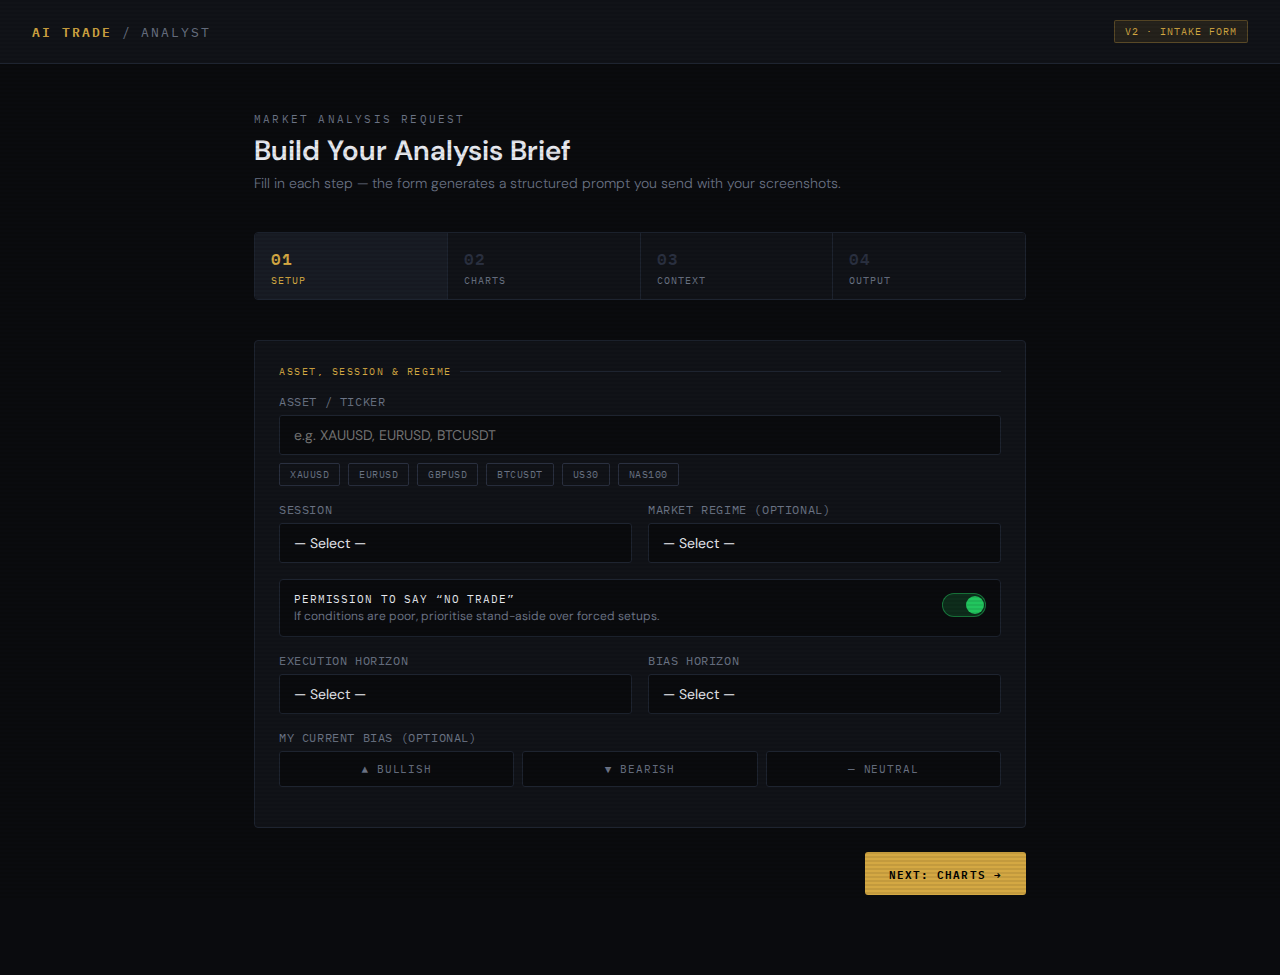
<file: AI_Trade_Analyst_Intake_Form_V2.html>
<!DOCTYPE html>
<html lang="en">
<head>
<meta charset="UTF-8">
<meta name="viewport" content="width=device-width, initial-scale=1.0">
<title>AI Trade Analyst — Intake Form (V2)</title>
<link href="https://fonts.googleapis.com/css2?family=IBM+Plex+Mono:wght@400;500;600&family=DM+Sans:wght@300;400;500;600&display=swap" rel="stylesheet">
<style>
  :root {
    --bg: #0a0b0e;
    --surface: #111318;
    --surface2: #181c24;
    --border: #1e2430;
    --border2: #2a3040;
    --gold: #d4a843;
    --gold2: #f0c060;
    --green: #22c55e;
    --red: #ef4444;
    --text: #e8eaf0;
    --muted: #6b7385;
    --accent: #3b6fff;
  }

  * { box-sizing: border-box; margin: 0; padding: 0; }

  body {
    background: var(--bg);
    color: var(--text);
    font-family: 'DM Sans', sans-serif;
    min-height: 100vh;
    padding: 0;
  }

  /* Scanline texture */
  body::before {
    content: '';
    position: fixed;
    inset: 0;
    background: repeating-linear-gradient(
      0deg,
      transparent,
      transparent 2px,
      rgba(0,0,0,0.08) 2px,
      rgba(0,0,0,0.08) 4px
    );
    pointer-events: none;
    z-index: 1000;
  }

  .header {
    border-bottom: 1px solid var(--border);
    padding: 20px 32px;
    display: flex;
    align-items: center;
    justify-content: space-between;
    background: var(--surface);
    position: sticky;
    top: 0;
    z-index: 100;
  }

  .logo {
    font-family: 'IBM Plex Mono', monospace;
    font-size: 13px;
    font-weight: 600;
    color: var(--gold);
    letter-spacing: 0.15em;
    text-transform: uppercase;
  }

  .logo span {
    color: var(--muted);
    font-weight: 400;
  }

  .status-pill {
    font-family: 'IBM Plex Mono', monospace;
    font-size: 10px;
    padding: 4px 10px;
    border-radius: 2px;
    background: rgba(212,168,67,0.1);
    border: 1px solid rgba(212,168,67,0.3);
    color: var(--gold);
    letter-spacing: 0.1em;
  }

  .main {
    max-width: 820px;
    margin: 0 auto;
    padding: 48px 24px 80px;
  }

  .page-title {
    font-family: 'IBM Plex Mono', monospace;
    font-size: 11px;
    letter-spacing: 0.2em;
    color: var(--muted);
    text-transform: uppercase;
    margin-bottom: 8px;
  }

  h1 {
    font-size: 28px;
    font-weight: 600;
    color: var(--text);
    margin-bottom: 6px;
    line-height: 1.2;
  }

  .subtitle {
    color: var(--muted);
    font-size: 14px;
    margin-bottom: 40px;
    font-weight: 300;
  }

  /* Steps progress */
  .steps {
    display: flex;
    gap: 0;
    margin-bottom: 40px;
    border: 1px solid var(--border);
    border-radius: 4px;
    overflow: hidden;
  }

  .step {
    flex: 1;
    padding: 12px 16px;
    font-family: 'IBM Plex Mono', monospace;
    font-size: 10px;
    letter-spacing: 0.1em;
    color: var(--muted);
    background: var(--surface);
    border-right: 1px solid var(--border);
    cursor: pointer;
    transition: all 0.2s;
    text-transform: uppercase;
  }

  .step:last-child { border-right: none; }

  .step .step-num {
    display: block;
    font-size: 16px;
    font-weight: 600;
    color: var(--border2);
    margin-bottom: 2px;
    transition: color 0.2s;
  }

  .step.active {
    background: var(--surface2);
    color: var(--gold);
  }

  .step.active .step-num { color: var(--gold); }

  .step.done {
    color: var(--green);
  }

  .step.done .step-num { color: var(--green); }

  /* Sections */
  .section {
    display: none;
    animation: fadeIn 0.3s ease;
  }

  .section.active { display: block; }

  @keyframes fadeIn {
    from { opacity: 0; transform: translateY(8px); }
    to { opacity: 1; transform: translateY(0); }
  }

  .card {
    background: var(--surface);
    border: 1px solid var(--border);
    border-radius: 4px;
    padding: 24px;
    margin-bottom: 16px;
  }

  .card-label {
    font-family: 'IBM Plex Mono', monospace;
    font-size: 10px;
    letter-spacing: 0.15em;
    color: var(--gold);
    text-transform: uppercase;
    margin-bottom: 16px;
    display: flex;
    align-items: center;
    gap: 8px;
  }

  .card-label::after {
    content: '';
    flex: 1;
    height: 1px;
    background: var(--border);
  }

  label {
    display: block;
    font-size: 12px;
    color: var(--muted);
    margin-bottom: 6px;
    font-family: 'IBM Plex Mono', monospace;
    letter-spacing: 0.05em;
    text-transform: uppercase;
  }

  input[type="text"], select, textarea {
    width: 100%;
    background: var(--bg);
    border: 1px solid var(--border);
    border-radius: 3px;
    color: var(--text);
    font-family: 'DM Sans', sans-serif;
    font-size: 14px;
    padding: 10px 14px;
    outline: none;
    transition: border-color 0.2s;
    margin-bottom: 16px;
    -webkit-appearance: none;
  }

  input[type="text"]:focus, select:focus, textarea:focus {
    border-color: var(--gold);
  }

  select { cursor: pointer; }
  select option { background: var(--surface2); }

  textarea {
    resize: vertical;
    min-height: 80px;
  }

  .row {
    display: grid;
    grid-template-columns: 1fr 1fr;
    gap: 16px;
  }

  /* Upload zones */
  .tf-grid {
    display: grid;
    grid-template-columns: 1fr 1fr;
    gap: 12px;
    margin-bottom: 0;
  }

  .upload-zone {
    border: 1px dashed var(--border2);
    border-radius: 4px;
    padding: 20px 16px;
    text-align: center;
    cursor: pointer;
    transition: all 0.2s;
    background: var(--bg);
    position: relative;
    overflow: hidden;
  }

  .upload-zone:hover {
    border-color: var(--gold);
    background: rgba(212,168,67,0.03);
  }

  .upload-zone.has-file {
    border-color: var(--green);
    border-style: solid;
    background: rgba(34,197,94,0.04);
  }

  .upload-zone input[type="file"] {
    position: absolute;
    inset: 0;
    opacity: 0;
    cursor: pointer;
    width: 100%;
    height: 100%;
    margin: 0;
    padding: 0;
  }

  .upload-tf-label {
    font-family: 'IBM Plex Mono', monospace;
    font-size: 11px;
    letter-spacing: 0.1em;
    color: var(--gold);
    text-transform: uppercase;
    display: block;
    margin-bottom: 4px;
  }

  .upload-desc {
    font-size: 11px;
    color: var(--muted);
    display: block;
    margin-bottom: 8px;
  }

  .upload-icon {
    font-size: 24px;
    margin-bottom: 4px;
    display: block;
  }

  .upload-filename {
    font-size: 11px;
    color: var(--green);
    font-family: 'IBM Plex Mono', monospace;
    word-break: break-all;
    display: none;
  }

  .upload-zone.has-file .upload-filename { display: block; }
  .upload-zone.has-file .upload-icon { display: none; }
  .upload-zone.has-file .upload-desc { display: none; }

  /* Preview thumbnails */
  .preview-img {
    width: 100%;
    height: 80px;
    object-fit: cover;
    border-radius: 2px;
    margin-bottom: 6px;
    display: none;
  }

  .upload-zone.has-file .preview-img { display: block; }

  /* Checkboxes */
  .checkbox-grid {
    display: grid;
    grid-template-columns: 1fr 1fr;
    gap: 8px;
  }

  .checkbox-item {
    display: flex;
    align-items: center;
    gap: 10px;
    padding: 10px 14px;
    border: 1px solid var(--border);
    border-radius: 3px;
    cursor: pointer;
    transition: all 0.15s;
    background: var(--bg);
  }

  .checkbox-item:hover { border-color: var(--border2); }

  .checkbox-item.checked {
    border-color: var(--gold);
    background: rgba(212,168,67,0.06);
  }

  .checkbox-item input { display: none; }

  .check-box {
    width: 14px;
    height: 14px;
    border: 1px solid var(--border2);
    border-radius: 2px;
    flex-shrink: 0;
    display: flex;
    align-items: center;
    justify-content: center;
    font-size: 10px;
    transition: all 0.15s;
  }

  .checkbox-item.checked .check-box {
    background: var(--gold);
    border-color: var(--gold);
    color: #000;
  }

  .check-text {
    font-size: 13px;
    color: var(--muted);
    transition: color 0.15s;
  }

  .checkbox-item.checked .check-text { color: var(--text); }

  /* Buttons */
  .btn-row {
    display: flex;
    gap: 12px;
    margin-top: 24px;
    justify-content: flex-end;
  }

  .btn {
    font-family: 'IBM Plex Mono', monospace;
    font-size: 11px;
    letter-spacing: 0.1em;
    text-transform: uppercase;
    padding: 12px 24px;
    border-radius: 3px;
    border: none;
    cursor: pointer;
    transition: all 0.15s;
  }

  .btn-ghost {
    background: transparent;
    border: 1px solid var(--border2);
    color: var(--muted);
  }

  .btn-ghost:hover {
    border-color: var(--text);
    color: var(--text);
  }

  .btn-primary {
    background: var(--gold);
    color: #000;
    font-weight: 600;
  }

  .btn-primary:hover { background: var(--gold2); }
  .btn-primary:disabled { opacity: 0.4; cursor: not-allowed; }

  /* Output panel */
  .output-panel {
    background: var(--bg);
    border: 1px solid var(--border);
    border-radius: 4px;
    padding: 20px;
    margin-top: 24px;
  }

  .output-header {
    display: flex;
    align-items: center;
    justify-content: space-between;
    margin-bottom: 16px;
  }

  .output-title {
    font-family: 'IBM Plex Mono', monospace;
    font-size: 10px;
    letter-spacing: 0.15em;
    color: var(--green);
    text-transform: uppercase;
  }

  .copy-btn {
    font-family: 'IBM Plex Mono', monospace;
    font-size: 10px;
    padding: 6px 14px;
    background: transparent;
    border: 1px solid var(--border2);
    color: var(--muted);
    border-radius: 2px;
    cursor: pointer;
    letter-spacing: 0.08em;
    text-transform: uppercase;
    transition: all 0.15s;
  }

  .copy-btn:hover {
    border-color: var(--green);
    color: var(--green);
  }

  #outputText {
    font-family: 'IBM Plex Mono', monospace;
    font-size: 12px;
    line-height: 1.7;
    color: var(--text);
    white-space: pre-wrap;
    word-break: break-word;
  }

  /* Ticker suggestions */
  .suggestions {
    display: flex;
    gap: 8px;
    flex-wrap: wrap;
    margin-top: -8px;
    margin-bottom: 16px;
  }

  .sug-pill {
    font-family: 'IBM Plex Mono', monospace;
    font-size: 10px;
    padding: 4px 10px;
    border: 1px solid var(--border2);
    border-radius: 2px;
    color: var(--muted);
    cursor: pointer;
    transition: all 0.15s;
    letter-spacing: 0.05em;
  }

  .sug-pill:hover {
    border-color: var(--gold);
    color: var(--gold);
  }

  /* Bias selector */
  .bias-row {
    display: flex;
    gap: 8px;
    margin-bottom: 16px;
  }

  .bias-btn {
    flex: 1;
    padding: 10px;
    border-radius: 3px;
    border: 1px solid var(--border);
    background: var(--bg);
    color: var(--muted);
    font-family: 'IBM Plex Mono', monospace;
    font-size: 11px;
    letter-spacing: 0.08em;
    text-transform: uppercase;
    cursor: pointer;
    transition: all 0.15s;
    text-align: center;
  }

  .bias-btn[data-val="BULLISH"]:hover,
  .bias-btn[data-val="BULLISH"].selected {
    border-color: var(--green);
    background: rgba(34,197,94,0.08);
    color: var(--green);
  }

  .bias-btn[data-val="BEARISH"]:hover,
  .bias-btn[data-val="BEARISH"].selected {
    border-color: var(--red);
    background: rgba(239,68,68,0.08);
    color: var(--red);
  }

  .bias-btn[data-val="NEUTRAL"]:hover,
  .bias-btn[data-val="NEUTRAL"].selected {
    border-color: var(--gold);
    background: rgba(212,168,67,0.08);
    color: var(--gold);
  }

  /* No-trade toggle (prominent) */
  .toggle-wrap {
    display: flex;
    align-items: center;
    justify-content: space-between;
    gap: 14px;
    padding: 12px 14px;
    border: 1px solid var(--border);
    border-radius: 4px;
    background: var(--bg);
    margin-bottom: 16px;
  }

  .toggle-left {
    display: flex;
    flex-direction: column;
    gap: 2px;
  }

  .toggle-title {
    font-family: 'IBM Plex Mono', monospace;
    font-size: 11px;
    letter-spacing: 0.08em;
    text-transform: uppercase;
    color: var(--text);
  }

  .toggle-sub {
    font-size: 12px;
    color: var(--muted);
  }

  .switch {
    position: relative;
    width: 44px;
    height: 24px;
    flex-shrink: 0;
  }

  .switch input { display:none; }

  .slider {
    position: absolute;
    cursor: pointer;
    inset: 0;
    background: rgba(107,115,133,0.25);
    border: 1px solid var(--border2);
    transition: all 0.2s;
    border-radius: 999px;
  }

  .slider::before {
    content: '';
    position: absolute;
    height: 18px;
    width: 18px;
    left: 3px;
    top: 50%;
    transform: translateY(-50%);
    background: var(--text);
    transition: all 0.2s;
    border-radius: 999px;
    opacity: 0.9;
  }

  .switch input:checked + .slider {
    background: rgba(34,197,94,0.18);
    border-color: rgba(34,197,94,0.5);
  }

  .switch input:checked + .slider::before {
    transform: translate(20px, -50%);
    background: var(--green);
    opacity: 1;
  }

  @media (max-width: 600px) {
    .row { grid-template-columns: 1fr; }
    .tf-grid { grid-template-columns: 1fr; }
    .checkbox-grid { grid-template-columns: 1fr; }
    .steps { flex-direction: column; }
    .step { border-right: none; border-bottom: 1px solid var(--border); }
    .step:last-child { border-bottom: none; }
  }
</style>
</head>
<body>

<header class="header">
  <div class="logo">AI Trade <span>/ Analyst</span></div>
  <div class="status-pill">V2 · INTAKE FORM</div>
</header>

<main class="main">
  <div class="page-title">Market Analysis Request</div>
  <h1>Build Your Analysis Brief</h1>
  <p class="subtitle">Fill in each step — the form generates a structured prompt you send with your screenshots.</p>

  <!-- Steps nav -->
  <div class="steps">
    <div class="step active" onclick="goTo(0)">
      <span class="step-num">01</span>Setup
    </div>
    <div class="step" onclick="goTo(1)">
      <span class="step-num">02</span>Charts
    </div>
    <div class="step" onclick="goTo(2)">
      <span class="step-num">03</span>Context
    </div>
    <div class="step" onclick="goTo(3)">
      <span class="step-num">04</span>Output
    </div>
  </div>

  <!-- STEP 1: Setup -->
  <div class="section active" id="section-0">
    <div class="card">
      <div class="card-label">Asset, Session & Regime</div>

      <label>Asset / Ticker</label>
      <input type="text" id="asset" placeholder="e.g. XAUUSD, EURUSD, BTCUSDT" oninput="syncOutput()">
      <div class="suggestions">
        <span class="sug-pill" onclick="setAsset('XAUUSD')">XAUUSD</span>
        <span class="sug-pill" onclick="setAsset('EURUSD')">EURUSD</span>
        <span class="sug-pill" onclick="setAsset('GBPUSD')">GBPUSD</span>
        <span class="sug-pill" onclick="setAsset('BTCUSDT')">BTCUSDT</span>
        <span class="sug-pill" onclick="setAsset('US30')">US30</span>
        <span class="sug-pill" onclick="setAsset('NAS100')">NAS100</span>
      </div>

      <div class="row">
        <div>
          <label>Session</label>
          <select id="session" onchange="syncOutput()">
            <option value="">— Select —</option>
            <option>London Open</option>
            <option>London Mid</option>
            <option>NY Open</option>
            <option>NY AM</option>
            <option>NY PM / Close</option>
            <option>Asia Session</option>
            <option>Swing / Multi-day</option>
          </select>
        </div>
        <div>
          <label>Market Regime (optional)</label>
          <select id="regime" onchange="syncOutput()">
            <option value="">— Select —</option>
            <option>Trending</option>
            <option>Ranging</option>
            <option>Volatile / News-driven</option>
            <option>Unsure — please assess</option>
          </select>
        </div>
      </div>

      <div class="toggle-wrap">
        <div class="toggle-left">
          <div class="toggle-title">Permission to say “No Trade”</div>
          <div class="toggle-sub">If conditions are poor, prioritise stand-aside over forced setups.</div>
        </div>
        <label class="switch" title="Allow the analyst to recommend no-trade when conditions are poor">
          <input type="checkbox" id="noTradeToggle" onchange="syncOutput()" checked>
          <span class="slider"></span>
        </label>
      </div>

      <div class="row">
        <div>
          <label>Execution Horizon</label>
          <select id="execHorizon" onchange="syncOutput()">
            <option value="">— Select —</option>
            <option>Scalp</option>
            <option>Intraday</option>
            <option>Swing</option>
            <option>All ideas</option>
          </select>
        </div>
        <div>
          <label>Bias Horizon</label>
          <select id="biasHorizon" onchange="syncOutput()">
            <option value="">— Select —</option>
            <option>HTF swing bias (D/4H)</option>
            <option>Intraday bias (1H/30m)</option>
            <option>Scalp bias (15m/5m)</option>
            <option>Mixed / counter-trend acceptable</option>
          </select>
        </div>
      </div>

      <label>My Current Bias (optional)</label>
      <div class="bias-row">
        <div class="bias-btn" data-val="BULLISH" onclick="setBias(this)">▲ Bullish</div>
        <div class="bias-btn" data-val="BEARISH" onclick="setBias(this)">▼ Bearish</div>
        <div class="bias-btn" data-val="NEUTRAL" onclick="setBias(this)">— Neutral</div>
      </div>
    </div>

    <div class="btn-row">
      <button class="btn btn-primary" onclick="goTo(1)">Next: Charts →</button>
    </div>
  </div>

  <!-- STEP 2: Charts -->
  <div class="section" id="section-1">
    <div class="card">
      <div class="card-label">Chart Screenshots</div>
      <p style="font-size:13px;color:var(--muted);margin-bottom:20px;">Attach a screenshot for each timeframe. You'll send these directly alongside the generated prompt.</p>

      <div class="tf-grid">
        <div class="upload-zone" id="zone-htf" onclick="triggerUpload('upload-htf')">
          <input type="file" id="upload-htf" accept="image/*" onchange="handleUpload(this,'zone-htf','label-htf')">
          <span class="upload-icon">📈</span>
          <span class="upload-tf-label">HTF</span>
          <span class="upload-desc">Daily / Weekly</span>
          <img class="preview-img" id="prev-htf">
          <span class="upload-filename" id="label-htf"></span>
        </div>

        <div class="upload-zone" id="zone-mid" onclick="triggerUpload('upload-mid')">
          <input type="file" id="upload-mid" accept="image/*" onchange="handleUpload(this,'zone-mid','label-mid')">
          <span class="upload-icon">📊</span>
          <span class="upload-tf-label">MID TF</span>
          <span class="upload-desc">4H / 1H</span>
          <img class="preview-img" id="prev-mid">
          <span class="upload-filename" id="label-mid"></span>
        </div>

        <div class="upload-zone" id="zone-ltf" onclick="triggerUpload('upload-ltf')">
          <input type="file" id="upload-ltf" accept="image/*" onchange="handleUpload(this,'zone-ltf','label-ltf')">
          <span class="upload-icon">🔍</span>
          <span class="upload-tf-label">LTF</span>
          <span class="upload-desc">15m / 5m</span>
          <img class="preview-img" id="prev-ltf">
          <span class="upload-filename" id="label-ltf"></span>
        </div>

        <div class="upload-zone" id="zone-exec" onclick="triggerUpload('upload-exec')">
          <input type="file" id="upload-exec" accept="image/*" onchange="handleUpload(this,'zone-exec','label-exec')">
          <span class="upload-icon">⚡</span>
          <span class="upload-tf-label">EXEC TF</span>
          <span class="upload-desc">1m / 3m (optional)</span>
          <img class="preview-img" id="prev-exec">
          <span class="upload-filename" id="label-exec"></span>
        </div>
      </div>
    </div>

    <div class="btn-row">
      <button class="btn btn-ghost" onclick="goTo(0)">← Back</button>
      <button class="btn btn-primary" onclick="goTo(2)">Next: Context →</button>
    </div>
  </div>

  <!-- STEP 3: Context -->
  <div class="section" id="section-2">
    <div class="card">
      <div class="card-label">Market Context</div>

      <label>Indicators on chart</label>
      <input type="text" id="indicators" placeholder="e.g. EMA 50/200, ICT FVG, Fibonacci, SR Zones" oninput="syncOutput()">

      <label>Key levels you already see</label>
      <textarea id="levels" placeholder="e.g. Resistance at 5,200 — previous swing high. Support at 4,987 (HTF demand zone). Trendline from Feb lows." oninput="syncOutput()"></textarea>

      <label>Upcoming news / events</label>
      <input type="text" id="news" placeholder="e.g. CPI tomorrow 8:30 ET, FOMC next week" oninput="syncOutput()">

      <label>Any open positions?</label>
      <input type="text" id="position" placeholder="e.g. Long XAUUSD from 5,050, SL at 4,950" oninput="syncOutput()">
    </div>

    <div class="card">
      <div class="card-label">Analysis Requests</div>
      <div class="checkbox-grid" id="requests">
        <label class="checkbox-item checked" onclick="toggleCheck(this)">
          <input type="checkbox" checked>
          <div class="check-box">✓</div>
          <span class="check-text">Trend & key levels per TF</span>
        </label>
        <label class="checkbox-item checked" onclick="toggleCheck(this)">
          <input type="checkbox" checked>
          <div class="check-box">✓</div>
          <span class="check-text">Scalp idea</span>
        </label>
        <label class="checkbox-item checked" onclick="toggleCheck(this)">
          <input type="checkbox" checked>
          <div class="check-box">✓</div>
          <span class="check-text">Intraday idea</span>
        </label>
        <label class="checkbox-item checked" onclick="toggleCheck(this)">
          <input type="checkbox" checked>
          <div class="check-box">✓</div>
          <span class="check-text">Swing idea</span>
        </label>
        <label class="checkbox-item checked" onclick="toggleCheck(this)">
          <input type="checkbox" checked>
          <div class="check-box">✓</div>
          <span class="check-text">No-trade conditions</span>
        </label>
        <label class="checkbox-item" onclick="toggleCheck(this)">
          <input type="checkbox">
          <div class="check-box"></div>
          <span class="check-text">Liquidity analysis</span>
        </label>
        <label class="checkbox-item" onclick="toggleCheck(this)">
          <input type="checkbox">
          <div class="check-box"></div>
          <span class="check-text">HTF/LTF confluence</span>
        </label>
        <label class="checkbox-item" onclick="toggleCheck(this)">
          <input type="checkbox">
          <div class="check-box"></div>
          <span class="check-text">Invalidation scenarios</span>
        </label>
      </div>
    </div>

    <div class="btn-row">
      <button class="btn btn-ghost" onclick="goTo(1)">← Back</button>
      <button class="btn btn-primary" onclick="buildAndShow()">Generate Prompt →</button>
    </div>
  </div>

  <!-- STEP 4: Output -->
  <div class="section" id="section-3">
    <div class="card">
      <div class="card-label">Your Analysis Prompt</div>
      <p style="font-size:13px;color:var(--muted);margin-bottom:16px;">
        Copy this prompt and paste it into your analyst chat. <strong style="color:var(--text);">Attach your chart screenshots in the same message.</strong>
      </p>

      <div class="output-panel">
        <div class="output-header">
          <span class="output-title">● Generated prompt</span>
          <button class="copy-btn" onclick="copyPrompt()">Copy Prompt</button>
        </div>
        <div id="outputText">Fill in the form to generate your prompt...</div>
      </div>
    </div>

    <div class="card">
      <div class="card-label">Charts to Attach</div>
      <div id="attachChecklist" style="font-family:'IBM Plex Mono',monospace;font-size:12px;color:var(--muted);line-height:2;">
        No charts uploaded yet.
      </div>
    </div>

    <div class="btn-row">
      <button class="btn btn-ghost" onclick="goTo(2)">← Edit</button>
      <button class="btn btn-primary" onclick="resetForm()">New Analysis</button>
    </div>
  </div>

</main>

<script>
let currentStep = 0;
let currentBias = '';
const uploads = { htf: null, mid: null, ltf: null, exec: null };

function goTo(step) {
  document.querySelectorAll('.section').forEach((s,i) => {
    s.classList.toggle('active', i === step);
  });
  document.querySelectorAll('.step').forEach((s,i) => {
    s.classList.remove('active','done');
    if (i === step) s.classList.add('active');
    if (i < step) s.classList.add('done');
  });
  currentStep = step;
  if (step === 3) buildPrompt();
}

function setAsset(val) {
  document.getElementById('asset').value = val;
  syncOutput();
}

function setBias(el) {
  document.querySelectorAll('.bias-btn').forEach(b => b.classList.remove('selected'));
  el.classList.add('selected');
  currentBias = el.dataset.val;
  syncOutput();
}

function triggerUpload(id) { document.getElementById(id).click(); }

function handleUpload(input, zoneId, labelId) {
  const file = input.files[0];
  if (!file) return;
  const zone = document.getElementById(zoneId);
  const label = document.getElementById(labelId);
  const key = zoneId.replace('zone-','');
  uploads[key] = file.name;
  zone.classList.add('has-file');
  label.textContent = file.name;

  const reader = new FileReader();
  reader.onload = e => {
    const img = document.getElementById('prev-' + key);
    img.src = e.target.result;
  };
  reader.readAsDataURL(file);
}

function toggleCheck(el) {
  el.classList.toggle('checked');
  const box = el.querySelector('.check-box');
  box.textContent = el.classList.contains('checked') ? '✓' : '';
}

function getChecked() {
  const items = document.querySelectorAll('#requests .checkbox-item.checked .check-text');
  return Array.from(items).map(i => i.textContent);
}

function buildPrompt() {
  const asset = document.getElementById('asset').value || '[ASSET NOT SET]';
  const session = document.getElementById('session').value || 'Not specified';
  const regime = document.getElementById('regime').value || 'Not specified';
  const execHorizon = document.getElementById('execHorizon').value || 'All ideas';
  const biasHorizon = document.getElementById('biasHorizon').value || 'Not specified';
  const noTradeOK = document.getElementById('noTradeToggle').checked;

  const indicators = document.getElementById('indicators').value;
  const levels = document.getElementById('levels').value;
  const news = document.getElementById('news').value;
  const position = document.getElementById('position').value;
  const checked = getChecked();

  const tfs = [];
  if (uploads.htf) tfs.push('  • HTF (Daily/Weekly) — ✓ screenshot attached');
  else tfs.push('  • HTF (Daily/Weekly) — ⚠ NO SCREENSHOT');
  if (uploads.mid) tfs.push('  • Mid TF (4H/1H) — ✓ screenshot attached');
  else tfs.push('  • Mid TF (4H/1H) — ⚠ NO SCREENSHOT');
  if (uploads.ltf) tfs.push('  • LTF (15m/5m) — ✓ screenshot attached');
  else tfs.push('  • LTF (15m/5m) — ⚠ NO SCREENSHOT');
  if (uploads.exec) tfs.push('  • Execution TF (1m/3m) — ✓ screenshot attached');

  const requests = checked.length > 0 ? checked.map(c => `  ☑ ${c}`).join('\n') : '  (none selected)';

  const prompt = `━━━━━━━━━━━━━━━━━━━━━━━━━━━━━━━━━━
📊 AI TRADE ANALYSIS REQUEST — V2
━━━━━━━━━━━━━━━━━━━━━━━━━━━━━━━━━━

ASSET:           ${asset}
SESSION:         ${session}
MARKET REGIME:   ${regime}
EXEC HORIZON:    ${execHorizon}
BIAS HORIZON:    ${biasHorizon}
NO-TRADE OK?:    ${noTradeOK ? 'YES — you may recommend stand-aside' : 'NO — always provide a scenario (even if low-quality)' }${currentBias ? `\nMY BIAS:         ${currentBias} (my current read)` : ''}

─── CHARTS PROVIDED ───────────────
${tfs.join('\n')}
(Screenshots attached to this message)

─── INDICATORS ON CHART ───────────
${indicators || 'None specified'}

─── KEY LEVELS I ALREADY SEE ──────
${levels || 'None — please identify from charts'}

─── NEWS / EVENTS ─────────────────
${news || 'None known'}

─── OPEN POSITIONS ────────────────
${position || 'None'}

─── WHAT I WANT BACK ──────────────
${requests}

━━━━━━━━━━━━━━━━━━━━━━━━━━━━━━━━━━
INSTRUCTIONS FOR THE ANALYST:

Please analyse each timeframe systematically:
1. Trend state (Bullish / Bearish / Range / Transition)
2. Market structure (HH/HL, LH/LL, MSS/BOS)
3. Key demand/supply zones and high-impact levels
4. Risk notes (choppy, extended, late-trend, news-sensitive)

Then cross-reference timeframes for alignment (HTF ↔ LTF).

For each trade idea requested above, provide:
  • Entry zone (not a single price)
  • Invalidation level
  • Logical target(s)
  • "Do not trade if…" conditions

Always include what would prove the idea wrong.
━━━━━━━━━━━━━━━━━━━━━━━━━━━━━━━━━━`;

  document.getElementById('outputText').textContent = prompt;

  const attachEl = document.getElementById('attachChecklist');
  const list = ['htf','mid','ltf','exec'].map(k => {
    const name = uploads[k];
    return `${name ? '✓' : '○'}  ${k.toUpperCase()} chart${name ? ' — ' + name : ' (not uploaded)'}`;
  }).join('\n');
  attachEl.style.whiteSpace = 'pre';
  attachEl.textContent = list;
}

function syncOutput() { if (currentStep === 3) buildPrompt(); }

function buildAndShow() { buildPrompt(); goTo(3); }

function copyPrompt() {
  const text = document.getElementById('outputText').textContent;
  navigator.clipboard.writeText(text).then(() => {
    const btn = document.querySelector('.copy-btn');
    btn.textContent = 'Copied ✓';
    btn.style.borderColor = 'var(--green)';
    btn.style.color = 'var(--green)';
    setTimeout(() => {
      btn.textContent = 'Copy Prompt';
      btn.style.borderColor = '';
      btn.style.color = '';
    }, 2000);
  });
}

function resetForm() {
  document.getElementById('asset').value = '';
  document.getElementById('session').value = '';
  document.getElementById('regime').value = '';
  document.getElementById('execHorizon').value = '';
  document.getElementById('biasHorizon').value = '';
  document.getElementById('noTradeToggle').checked = true;

  document.getElementById('indicators').value = '';
  document.getElementById('levels').value = '';
  document.getElementById('news').value = '';
  document.getElementById('position').value = '';

  currentBias = '';
  document.querySelectorAll('.bias-btn').forEach(b => b.classList.remove('selected'));

  Object.keys(uploads).forEach(k => uploads[k] = null);
  ['htf','mid','ltf','exec'].forEach(k => {
    const zone = document.getElementById('zone-' + k);
    zone.classList.remove('has-file');
    document.getElementById('label-' + k).textContent = '';
    document.getElementById('prev-' + k).src = '';
    document.getElementById('upload-' + k).value = '';
  });

  goTo(0);
}
</script>
</body>
</html>
</file>
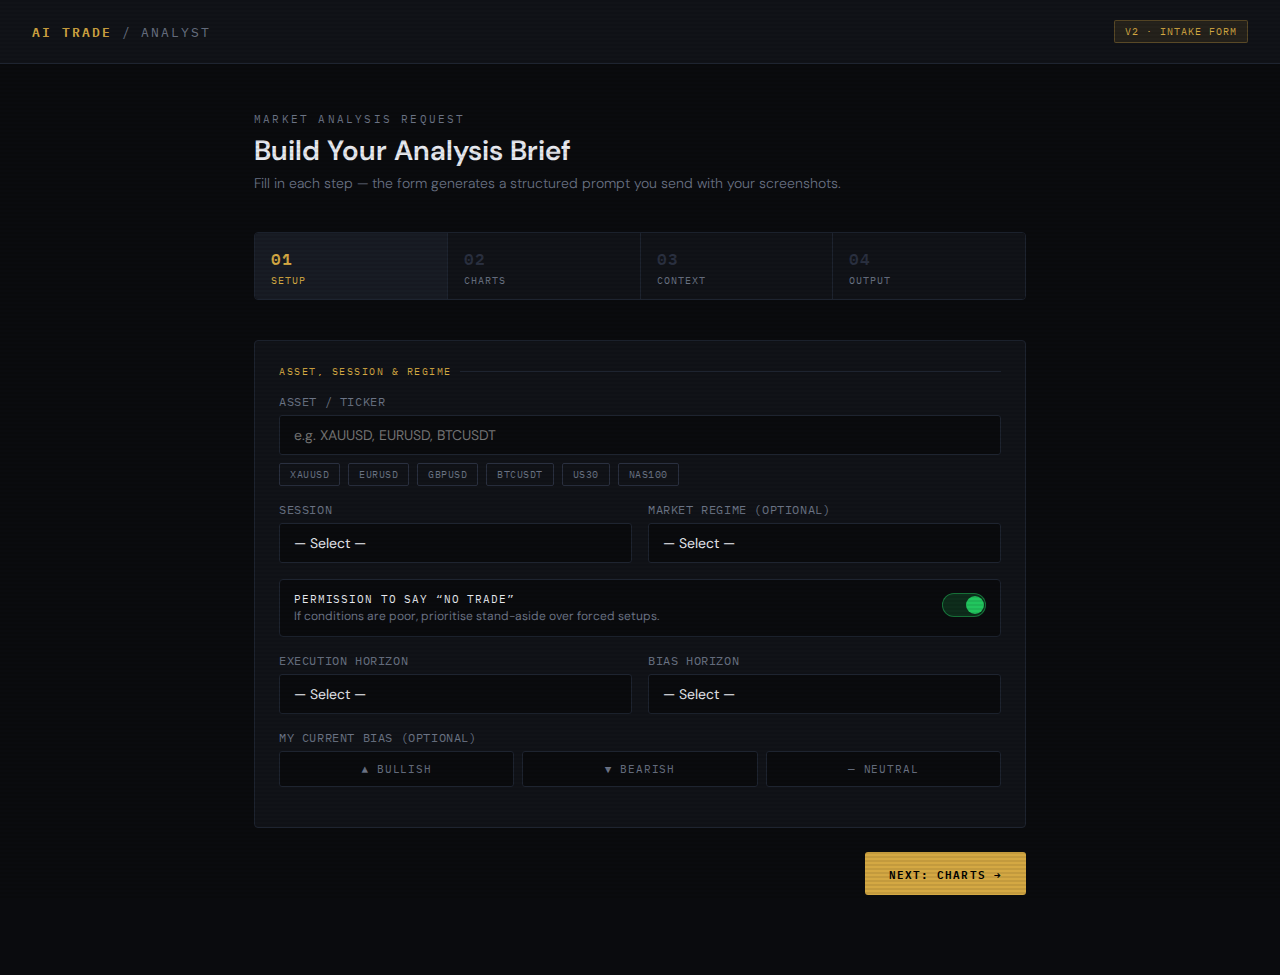
<file: AI_Trade_Analyst_Intake_Form_V2_Exports.html>
<!DOCTYPE html>
<html lang="en">
<head>
<meta charset="UTF-8">
<meta name="viewport" content="width=device-width, initial-scale=1.0">
<title>AI Trade Analyst — Intake Form (V2)</title>
<link href="https://fonts.googleapis.com/css2?family=IBM+Plex+Mono:wght@400;500;600&family=DM+Sans:wght@300;400;500;600&display=swap" rel="stylesheet">
<style>
  :root {
    --bg: #0a0b0e;
    --surface: #111318;
    --surface2: #181c24;
    --border: #1e2430;
    --border2: #2a3040;
    --gold: #d4a843;
    --gold2: #f0c060;
    --green: #22c55e;
    --red: #ef4444;
    --text: #e8eaf0;
    --muted: #6b7385;
    --accent: #3b6fff;
  }

  * { box-sizing: border-box; margin: 0; padding: 0; }

  body {
    background: var(--bg);
    color: var(--text);
    font-family: 'DM Sans', sans-serif;
    min-height: 100vh;
    padding: 0;
  }

  /* Scanline texture */
  body::before {
    content: '';
    position: fixed;
    inset: 0;
    background: repeating-linear-gradient(
      0deg,
      transparent,
      transparent 2px,
      rgba(0,0,0,0.08) 2px,
      rgba(0,0,0,0.08) 4px
    );
    pointer-events: none;
    z-index: 1000;
  }

  .header {
    border-bottom: 1px solid var(--border);
    padding: 20px 32px;
    display: flex;
    align-items: center;
    justify-content: space-between;
    background: var(--surface);
    position: sticky;
    top: 0;
    z-index: 100;
  }

  .logo {
    font-family: 'IBM Plex Mono', monospace;
    font-size: 13px;
    font-weight: 600;
    color: var(--gold);
    letter-spacing: 0.15em;
    text-transform: uppercase;
  }

  .logo span {
    color: var(--muted);
    font-weight: 400;
  }

  .status-pill {
    font-family: 'IBM Plex Mono', monospace;
    font-size: 10px;
    padding: 4px 10px;
    border-radius: 2px;
    background: rgba(212,168,67,0.1);
    border: 1px solid rgba(212,168,67,0.3);
    color: var(--gold);
    letter-spacing: 0.1em;
  }

  .main {
    max-width: 820px;
    margin: 0 auto;
    padding: 48px 24px 80px;
  }

  .page-title {
    font-family: 'IBM Plex Mono', monospace;
    font-size: 11px;
    letter-spacing: 0.2em;
    color: var(--muted);
    text-transform: uppercase;
    margin-bottom: 8px;
  }

  h1 {
    font-size: 28px;
    font-weight: 600;
    color: var(--text);
    margin-bottom: 6px;
    line-height: 1.2;
  }

  .subtitle {
    color: var(--muted);
    font-size: 14px;
    margin-bottom: 40px;
    font-weight: 300;
  }

  /* Steps progress */
  .steps {
    display: flex;
    gap: 0;
    margin-bottom: 40px;
    border: 1px solid var(--border);
    border-radius: 4px;
    overflow: hidden;
  }

  .step {
    flex: 1;
    padding: 12px 16px;
    font-family: 'IBM Plex Mono', monospace;
    font-size: 10px;
    letter-spacing: 0.1em;
    color: var(--muted);
    background: var(--surface);
    border-right: 1px solid var(--border);
    cursor: pointer;
    transition: all 0.2s;
    text-transform: uppercase;
  }

  .step:last-child { border-right: none; }

  .step .step-num {
    display: block;
    font-size: 16px;
    font-weight: 600;
    color: var(--border2);
    margin-bottom: 2px;
    transition: color 0.2s;
  }

  .step.active {
    background: var(--surface2);
    color: var(--gold);
  }

  .step.active .step-num { color: var(--gold); }

  .step.done {
    color: var(--green);
  }

  .step.done .step-num { color: var(--green); }

  /* Sections */
  .section {
    display: none;
    animation: fadeIn 0.3s ease;
  }

  .section.active { display: block; }

  @keyframes fadeIn {
    from { opacity: 0; transform: translateY(8px); }
    to { opacity: 1; transform: translateY(0); }
  }

  .card {
    background: var(--surface);
    border: 1px solid var(--border);
    border-radius: 4px;
    padding: 24px;
    margin-bottom: 16px;
  }

  .card-label {
    font-family: 'IBM Plex Mono', monospace;
    font-size: 10px;
    letter-spacing: 0.15em;
    color: var(--gold);
    text-transform: uppercase;
    margin-bottom: 16px;
    display: flex;
    align-items: center;
    gap: 8px;
  }

  .card-label::after {
    content: '';
    flex: 1;
    height: 1px;
    background: var(--border);
  }

  label {
    display: block;
    font-size: 12px;
    color: var(--muted);
    margin-bottom: 6px;
    font-family: 'IBM Plex Mono', monospace;
    letter-spacing: 0.05em;
    text-transform: uppercase;
  }

  input[type="text"], select, textarea {
    width: 100%;
    background: var(--bg);
    border: 1px solid var(--border);
    border-radius: 3px;
    color: var(--text);
    font-family: 'DM Sans', sans-serif;
    font-size: 14px;
    padding: 10px 14px;
    outline: none;
    transition: border-color 0.2s;
    margin-bottom: 16px;
    -webkit-appearance: none;
  }

  input[type="text"]:focus, select:focus, textarea:focus {
    border-color: var(--gold);
  }

  select { cursor: pointer; }
  select option { background: var(--surface2); }

  textarea {
    resize: vertical;
    min-height: 80px;
  }

  .row {
    display: grid;
    grid-template-columns: 1fr 1fr;
    gap: 16px;
  }

  /* Upload zones */
  .tf-grid {
    display: grid;
    grid-template-columns: 1fr 1fr;
    gap: 12px;
    margin-bottom: 0;
  }

  .upload-zone {
    border: 1px dashed var(--border2);
    border-radius: 4px;
    padding: 20px 16px;
    text-align: center;
    cursor: pointer;
    transition: all 0.2s;
    background: var(--bg);
    position: relative;
    overflow: hidden;
  }

  .upload-zone:hover {
    border-color: var(--gold);
    background: rgba(212,168,67,0.03);
  }

  .upload-zone.has-file {
    border-color: var(--green);
    border-style: solid;
    background: rgba(34,197,94,0.04);
  }

  .upload-zone input[type="file"] {
    position: absolute;
    inset: 0;
    opacity: 0;
    cursor: pointer;
    width: 100%;
    height: 100%;
    margin: 0;
    padding: 0;
  }

  .upload-tf-label {
    font-family: 'IBM Plex Mono', monospace;
    font-size: 11px;
    letter-spacing: 0.1em;
    color: var(--gold);
    text-transform: uppercase;
    display: block;
    margin-bottom: 4px;
  }

  .upload-desc {
    font-size: 11px;
    color: var(--muted);
    display: block;
    margin-bottom: 8px;
  }

  .upload-icon {
    font-size: 24px;
    margin-bottom: 4px;
    display: block;
  }

  .upload-filename {
    font-size: 11px;
    color: var(--green);
    font-family: 'IBM Plex Mono', monospace;
    word-break: break-all;
    display: none;
  }

  .upload-zone.has-file .upload-filename { display: block; }
  .upload-zone.has-file .upload-icon { display: none; }
  .upload-zone.has-file .upload-desc { display: none; }

  /* Preview thumbnails */
  .preview-img {
    width: 100%;
    height: 80px;
    object-fit: cover;
    border-radius: 2px;
    margin-bottom: 6px;
    display: none;
  }

  .upload-zone.has-file .preview-img { display: block; }

  /* Checkboxes */
  .checkbox-grid {
    display: grid;
    grid-template-columns: 1fr 1fr;
    gap: 8px;
  }

  .checkbox-item {
    display: flex;
    align-items: center;
    gap: 10px;
    padding: 10px 14px;
    border: 1px solid var(--border);
    border-radius: 3px;
    cursor: pointer;
    transition: all 0.15s;
    background: var(--bg);
  }

  .checkbox-item:hover { border-color: var(--border2); }

  .checkbox-item.checked {
    border-color: var(--gold);
    background: rgba(212,168,67,0.06);
  }

  .checkbox-item input { display: none; }

  .check-box {
    width: 14px;
    height: 14px;
    border: 1px solid var(--border2);
    border-radius: 2px;
    flex-shrink: 0;
    display: flex;
    align-items: center;
    justify-content: center;
    font-size: 10px;
    transition: all 0.15s;
  }

  .checkbox-item.checked .check-box {
    background: var(--gold);
    border-color: var(--gold);
    color: #000;
  }

  .check-text {
    font-size: 13px;
    color: var(--muted);
    transition: color 0.15s;
  }

  .checkbox-item.checked .check-text { color: var(--text); }

  /* Buttons */
  .btn-row {
    display: flex;
    gap: 12px;
    margin-top: 24px;
    justify-content: flex-end;
  }

  .btn {
    font-family: 'IBM Plex Mono', monospace;
    font-size: 11px;
    letter-spacing: 0.1em;
    text-transform: uppercase;
    padding: 12px 24px;
    border-radius: 3px;
    border: none;
    cursor: pointer;
    transition: all 0.15s;
  }

  .btn-ghost {
    background: transparent;
    border: 1px solid var(--border2);
    color: var(--muted);
  }

  .btn-ghost:hover {
    border-color: var(--text);
    color: var(--text);
  }

  .btn-primary {
    background: var(--gold);
    color: #000;
    font-weight: 600;
  }

  .btn-primary:hover { background: var(--gold2); }
  .btn-primary:disabled { opacity: 0.4; cursor: not-allowed; }

  /* Output panel */
  .output-panel {
    background: var(--bg);
    border: 1px solid var(--border);
    border-radius: 4px;
    padding: 20px;
    margin-top: 24px;
  }

  .output-header {
    display: flex;
    align-items: center;
    justify-content: space-between;
    margin-bottom: 16px;
  }

  .output-title {
    font-family: 'IBM Plex Mono', monospace;
    font-size: 10px;
    letter-spacing: 0.15em;
    color: var(--green);
    text-transform: uppercase;
  }

  .copy-btn {
    font-family: 'IBM Plex Mono', monospace;
    font-size: 10px;
    padding: 6px 14px;
    background: transparent;
    border: 1px solid var(--border2);
    color: var(--muted);
    border-radius: 2px;
    cursor: pointer;
    letter-spacing: 0.08em;
    text-transform: uppercase;
    transition: all 0.15s;
  }

  .copy-btn:hover {
    border-color: var(--green);
    color: var(--green);
  }

  #outputText {
    font-family: 'IBM Plex Mono', monospace;
    font-size: 12px;
    line-height: 1.7;
    color: var(--text);
    white-space: pre-wrap;
    word-break: break-word;
  }

  /* Ticker suggestions */
  .suggestions {
    display: flex;
    gap: 8px;
    flex-wrap: wrap;
    margin-top: -8px;
    margin-bottom: 16px;
  }

  .sug-pill {
    font-family: 'IBM Plex Mono', monospace;
    font-size: 10px;
    padding: 4px 10px;
    border: 1px solid var(--border2);
    border-radius: 2px;
    color: var(--muted);
    cursor: pointer;
    transition: all 0.15s;
    letter-spacing: 0.05em;
  }

  .sug-pill:hover {
    border-color: var(--gold);
    color: var(--gold);
  }

  /* Bias selector */
  .bias-row {
    display: flex;
    gap: 8px;
    margin-bottom: 16px;
  }

  .bias-btn {
    flex: 1;
    padding: 10px;
    border-radius: 3px;
    border: 1px solid var(--border);
    background: var(--bg);
    color: var(--muted);
    font-family: 'IBM Plex Mono', monospace;
    font-size: 11px;
    letter-spacing: 0.08em;
    text-transform: uppercase;
    cursor: pointer;
    transition: all 0.15s;
    text-align: center;
  }

  .bias-btn[data-val="BULLISH"]:hover,
  .bias-btn[data-val="BULLISH"].selected {
    border-color: var(--green);
    background: rgba(34,197,94,0.08);
    color: var(--green);
  }

  .bias-btn[data-val="BEARISH"]:hover,
  .bias-btn[data-val="BEARISH"].selected {
    border-color: var(--red);
    background: rgba(239,68,68,0.08);
    color: var(--red);
  }

  .bias-btn[data-val="NEUTRAL"]:hover,
  .bias-btn[data-val="NEUTRAL"].selected {
    border-color: var(--gold);
    background: rgba(212,168,67,0.08);
    color: var(--gold);
  }

  /* No-trade toggle (prominent) */
  .toggle-wrap {
    display: flex;
    align-items: center;
    justify-content: space-between;
    gap: 14px;
    padding: 12px 14px;
    border: 1px solid var(--border);
    border-radius: 4px;
    background: var(--bg);
    margin-bottom: 16px;
  }

  .toggle-left {
    display: flex;
    flex-direction: column;
    gap: 2px;
  }

  .toggle-title {
    font-family: 'IBM Plex Mono', monospace;
    font-size: 11px;
    letter-spacing: 0.08em;
    text-transform: uppercase;
    color: var(--text);
  }

  .toggle-sub {
    font-size: 12px;
    color: var(--muted);
  }

  .switch {
    position: relative;
    width: 44px;
    height: 24px;
    flex-shrink: 0;
  }

  .switch input { display:none; }

  .slider {
    position: absolute;
    cursor: pointer;
    inset: 0;
    background: rgba(107,115,133,0.25);
    border: 1px solid var(--border2);
    transition: all 0.2s;
    border-radius: 999px;
  }

  .slider::before {
    content: '';
    position: absolute;
    height: 18px;
    width: 18px;
    left: 3px;
    top: 50%;
    transform: translateY(-50%);
    background: var(--text);
    transition: all 0.2s;
    border-radius: 999px;
    opacity: 0.9;
  }

  .switch input:checked + .slider {
    background: rgba(34,197,94,0.18);
    border-color: rgba(34,197,94,0.5);
  }

  .switch input:checked + .slider::before {
    transform: translate(20px, -50%);
    background: var(--green);
    opacity: 1;
  }

  @media (max-width: 600px) {
    .row { grid-template-columns: 1fr; }
    .tf-grid { grid-template-columns: 1fr; }
    .checkbox-grid { grid-template-columns: 1fr; }
    .steps { flex-direction: column; }
    .step { border-right: none; border-bottom: 1px solid var(--border); }
    .step:last-child { border-bottom: none; }
  }
</style>
</head>
<body>

<header class="header">
  <div class="logo">AI Trade <span>/ Analyst</span></div>
  <div class="status-pill">V2 · INTAKE FORM</div>
</header>

<main class="main">
  <div class="page-title">Market Analysis Request</div>
  <h1>Build Your Analysis Brief</h1>
  <p class="subtitle">Fill in each step — the form generates a structured prompt you send with your screenshots.</p>

  <!-- Steps nav -->
  <div class="steps">
    <div class="step active" onclick="goTo(0)">
      <span class="step-num">01</span>Setup
    </div>
    <div class="step" onclick="goTo(1)">
      <span class="step-num">02</span>Charts
    </div>
    <div class="step" onclick="goTo(2)">
      <span class="step-num">03</span>Context
    </div>
    <div class="step" onclick="goTo(3)">
      <span class="step-num">04</span>Output
    </div>
  </div>

  <!-- STEP 1: Setup -->
  <div class="section active" id="section-0">
    <div class="card">
      <div class="card-label">Asset, Session & Regime</div>

      <label>Asset / Ticker</label>
      <input type="text" id="asset" placeholder="e.g. XAUUSD, EURUSD, BTCUSDT" oninput="syncOutput()">
      <div class="suggestions">
        <span class="sug-pill" onclick="setAsset('XAUUSD')">XAUUSD</span>
        <span class="sug-pill" onclick="setAsset('EURUSD')">EURUSD</span>
        <span class="sug-pill" onclick="setAsset('GBPUSD')">GBPUSD</span>
        <span class="sug-pill" onclick="setAsset('BTCUSDT')">BTCUSDT</span>
        <span class="sug-pill" onclick="setAsset('US30')">US30</span>
        <span class="sug-pill" onclick="setAsset('NAS100')">NAS100</span>
      </div>

      <div class="row">
        <div>
          <label>Session</label>
          <select id="session" onchange="syncOutput()">
            <option value="">— Select —</option>
            <option>London Open</option>
            <option>London Mid</option>
            <option>NY Open</option>
            <option>NY AM</option>
            <option>NY PM / Close</option>
            <option>Asia Session</option>
            <option>Swing / Multi-day</option>
          </select>
        </div>
        <div>
          <label>Market Regime (optional)</label>
          <select id="regime" onchange="syncOutput()">
            <option value="">— Select —</option>
            <option>Trending</option>
            <option>Ranging</option>
            <option>Volatile / News-driven</option>
            <option>Unsure — please assess</option>
          </select>
        </div>
      </div>

      <div class="toggle-wrap">
        <div class="toggle-left">
          <div class="toggle-title">Permission to say “No Trade”</div>
          <div class="toggle-sub">If conditions are poor, prioritise stand-aside over forced setups.</div>
        </div>
        <label class="switch" title="Allow the analyst to recommend no-trade when conditions are poor">
          <input type="checkbox" id="noTradeToggle" onchange="syncOutput()" checked>
          <span class="slider"></span>
        </label>
      </div>

      <div class="row">
        <div>
          <label>Execution Horizon</label>
          <select id="execHorizon" onchange="syncOutput()">
            <option value="">— Select —</option>
            <option>Scalp</option>
            <option>Intraday</option>
            <option>Swing</option>
            <option>All ideas</option>
          </select>
        </div>
        <div>
          <label>Bias Horizon</label>
          <select id="biasHorizon" onchange="syncOutput()">
            <option value="">— Select —</option>
            <option>HTF swing bias (D/4H)</option>
            <option>Intraday bias (1H/30m)</option>
            <option>Scalp bias (15m/5m)</option>
            <option>Mixed / counter-trend acceptable</option>
          </select>
        </div>
      </div>

      <label>My Current Bias (optional)</label>
      <div class="bias-row">
        <div class="bias-btn" data-val="BULLISH" onclick="setBias(this)">▲ Bullish</div>
        <div class="bias-btn" data-val="BEARISH" onclick="setBias(this)">▼ Bearish</div>
        <div class="bias-btn" data-val="NEUTRAL" onclick="setBias(this)">— Neutral</div>
      </div>
    </div>

    <div class="btn-row">
      <button class="btn btn-primary" onclick="goTo(1)">Next: Charts →</button>
    </div>
  </div>

  <!-- STEP 2: Charts -->
  <div class="section" id="section-1">
    <div class="card">
      <div class="card-label">Chart Screenshots</div>
      <p style="font-size:13px;color:var(--muted);margin-bottom:20px;">Attach a screenshot for each timeframe. You'll send these directly alongside the generated prompt.</p>

      <div class="tf-grid">
        <div class="upload-zone" id="zone-htf" onclick="triggerUpload('upload-htf')">
          <input type="file" id="upload-htf" accept="image/*" onchange="handleUpload(this,'zone-htf','label-htf')">
          <span class="upload-icon">📈</span>
          <span class="upload-tf-label">HTF</span>
          <span class="upload-desc">Daily / Weekly</span>
          <img class="preview-img" id="prev-htf">
          <span class="upload-filename" id="label-htf"></span>
        </div>

        <div class="upload-zone" id="zone-mid" onclick="triggerUpload('upload-mid')">
          <input type="file" id="upload-mid" accept="image/*" onchange="handleUpload(this,'zone-mid','label-mid')">
          <span class="upload-icon">📊</span>
          <span class="upload-tf-label">MID TF</span>
          <span class="upload-desc">4H / 1H</span>
          <img class="preview-img" id="prev-mid">
          <span class="upload-filename" id="label-mid"></span>
        </div>

        <div class="upload-zone" id="zone-ltf" onclick="triggerUpload('upload-ltf')">
          <input type="file" id="upload-ltf" accept="image/*" onchange="handleUpload(this,'zone-ltf','label-ltf')">
          <span class="upload-icon">🔍</span>
          <span class="upload-tf-label">LTF</span>
          <span class="upload-desc">15m / 5m</span>
          <img class="preview-img" id="prev-ltf">
          <span class="upload-filename" id="label-ltf"></span>
        </div>

        <div class="upload-zone" id="zone-exec" onclick="triggerUpload('upload-exec')">
          <input type="file" id="upload-exec" accept="image/*" onchange="handleUpload(this,'zone-exec','label-exec')">
          <span class="upload-icon">⚡</span>
          <span class="upload-tf-label">EXEC TF</span>
          <span class="upload-desc">1m / 3m (optional)</span>
          <img class="preview-img" id="prev-exec">
          <span class="upload-filename" id="label-exec"></span>
        </div>
      </div>
    </div>

    <div class="btn-row">
      <button class="btn btn-ghost" onclick="goTo(0)">← Back</button>
      <button class="btn btn-primary" onclick="goTo(2)">Next: Context →</button>
    </div>
  </div>

  <!-- STEP 3: Context -->
  <div class="section" id="section-2">
    <div class="card">
      <div class="card-label">Market Context</div>

      <label>Indicators on chart</label>
      <input type="text" id="indicators" placeholder="e.g. EMA 50/200, ICT FVG, Fibonacci, SR Zones" oninput="syncOutput()">

      <label>Key levels you already see</label>
      <textarea id="levels" placeholder="e.g. Resistance at 5,200 — previous swing high. Support at 4,987 (HTF demand zone). Trendline from Feb lows." oninput="syncOutput()"></textarea>

      <label>Upcoming news / events</label>
      <input type="text" id="news" placeholder="e.g. CPI tomorrow 8:30 ET, FOMC next week" oninput="syncOutput()">

      <label>Any open positions?</label>
      <input type="text" id="position" placeholder="e.g. Long XAUUSD from 5,050, SL at 4,950" oninput="syncOutput()">
    </div>

    <div class="card">
      <div class="card-label">Analysis Requests</div>
      <div class="checkbox-grid" id="requests">
        <label class="checkbox-item checked" onclick="toggleCheck(this)">
          <input type="checkbox" checked>
          <div class="check-box">✓</div>
          <span class="check-text">Trend & key levels per TF</span>
        </label>
        <label class="checkbox-item checked" onclick="toggleCheck(this)">
          <input type="checkbox" checked>
          <div class="check-box">✓</div>
          <span class="check-text">Scalp idea</span>
        </label>
        <label class="checkbox-item checked" onclick="toggleCheck(this)">
          <input type="checkbox" checked>
          <div class="check-box">✓</div>
          <span class="check-text">Intraday idea</span>
        </label>
        <label class="checkbox-item checked" onclick="toggleCheck(this)">
          <input type="checkbox" checked>
          <div class="check-box">✓</div>
          <span class="check-text">Swing idea</span>
        </label>
        <label class="checkbox-item checked" onclick="toggleCheck(this)">
          <input type="checkbox" checked>
          <div class="check-box">✓</div>
          <span class="check-text">No-trade conditions</span>
        </label>
        <label class="checkbox-item" onclick="toggleCheck(this)">
          <input type="checkbox">
          <div class="check-box"></div>
          <span class="check-text">Liquidity analysis</span>
        </label>
        <label class="checkbox-item" onclick="toggleCheck(this)">
          <input type="checkbox">
          <div class="check-box"></div>
          <span class="check-text">HTF/LTF confluence</span>
        </label>
        <label class="checkbox-item" onclick="toggleCheck(this)">
          <input type="checkbox">
          <div class="check-box"></div>
          <span class="check-text">Invalidation scenarios</span>
        </label>
      </div>
    </div>

    <div class="btn-row">
      <button class="btn btn-ghost" onclick="goTo(1)">← Back</button>
      <button class="btn btn-primary" onclick="buildAndShow()">Generate Prompt →</button>
    </div>
  </div>

  <!-- STEP 4: Output -->
  <div class="section" id="section-3">
    <div class="card">
      <div class="card-label">Your Analysis Prompt</div>
      <p style="font-size:13px;color:var(--muted);margin-bottom:16px;">
        Copy this prompt and paste it into your analyst chat (and attach screenshots), or export a single-file report via <b>Download PDF</b> / <b>Download HTML</b>.
      </p>

      <div class="output-panel">
        <div class="output-header">
          <span class="output-title">● Generated prompt</span>
          <button class="copy-btn" onclick="copyPrompt()">Copy Prompt</button>
          <button class="copy-btn" onclick="exportPDF()">Download PDF</button>
          <button class="copy-btn" onclick="exportHTML()">Download HTML</button>
        </div>
        <div id="outputText">Fill in the form to generate your prompt...</div>
      </div>
    </div>

    <div class="card">
      <div class="card-label">Charts to Attach</div>
      <div id="attachChecklist" style="font-family:'IBM Plex Mono',monospace;font-size:12px;color:var(--muted);line-height:2;">
        No charts uploaded yet.
      </div>
    </div>

    <div class="btn-row">
      <button class="btn btn-ghost" onclick="goTo(2)">← Edit</button>
      <button class="btn btn-primary" onclick="resetForm()">New Analysis</button>
    </div>
  </div>

</main>

<script>
let currentStep = 0;
let currentBias = '';
const uploads = { htf: null, mid: null, ltf: null, exec: null };

function goTo(step) {
  document.querySelectorAll('.section').forEach((s,i) => {
    s.classList.toggle('active', i === step);
  });
  document.querySelectorAll('.step').forEach((s,i) => {
    s.classList.remove('active','done');
    if (i === step) s.classList.add('active');
    if (i < step) s.classList.add('done');
  });
  currentStep = step;
  if (step === 3) buildPrompt();
}

function setAsset(val) {
  document.getElementById('asset').value = val;
  syncOutput();
}

function setBias(el) {
  document.querySelectorAll('.bias-btn').forEach(b => b.classList.remove('selected'));
  el.classList.add('selected');
  currentBias = el.dataset.val;
  syncOutput();
}

function triggerUpload(id) { document.getElementById(id).click(); }

function handleUpload(input, zoneId, labelId) {
  const file = input.files[0];
  if (!file) return;
  const zone = document.getElementById(zoneId);
  const label = document.getElementById(labelId);
  const key = zoneId.replace('zone-','');
  uploads[key] = file.name;
  zone.classList.add('has-file');
  label.textContent = file.name;

  const reader = new FileReader();
  reader.onload = e => {
    const img = document.getElementById('prev-' + key);
    img.src = e.target.result;
  };
  reader.readAsDataURL(file);
}

function toggleCheck(el) {
  el.classList.toggle('checked');
  const box = el.querySelector('.check-box');
  box.textContent = el.classList.contains('checked') ? '✓' : '';
}

function getChecked() {
  const items = document.querySelectorAll('#requests .checkbox-item.checked .check-text');
  return Array.from(items).map(i => i.textContent);
}

function buildPrompt() {
  const asset = document.getElementById('asset').value || '[ASSET NOT SET]';
  const session = document.getElementById('session').value || 'Not specified';
  const regime = document.getElementById('regime').value || 'Not specified';
  const execHorizon = document.getElementById('execHorizon').value || 'All ideas';
  const biasHorizon = document.getElementById('biasHorizon').value || 'Not specified';
  const noTradeOK = document.getElementById('noTradeToggle').checked;

  const indicators = document.getElementById('indicators').value;
  const levels = document.getElementById('levels').value;
  const news = document.getElementById('news').value;
  const position = document.getElementById('position').value;
  const checked = getChecked();

  const tfs = [];
  if (uploads.htf) tfs.push('  • HTF (Daily/Weekly) — ✓ screenshot attached');
  else tfs.push('  • HTF (Daily/Weekly) — ⚠ NO SCREENSHOT');
  if (uploads.mid) tfs.push('  • Mid TF (4H/1H) — ✓ screenshot attached');
  else tfs.push('  • Mid TF (4H/1H) — ⚠ NO SCREENSHOT');
  if (uploads.ltf) tfs.push('  • LTF (15m/5m) — ✓ screenshot attached');
  else tfs.push('  • LTF (15m/5m) — ⚠ NO SCREENSHOT');
  if (uploads.exec) tfs.push('  • Execution TF (1m/3m) — ✓ screenshot attached');

  const requests = checked.length > 0 ? checked.map(c => `  ☑ ${c}`).join('\n') : '  (none selected)';

  const prompt = `━━━━━━━━━━━━━━━━━━━━━━━━━━━━━━━━━━
📊 AI TRADE ANALYSIS REQUEST — V2
━━━━━━━━━━━━━━━━━━━━━━━━━━━━━━━━━━

ASSET:           ${asset}
SESSION:         ${session}
MARKET REGIME:   ${regime}
EXEC HORIZON:    ${execHorizon}
BIAS HORIZON:    ${biasHorizon}
NO-TRADE OK?:    ${noTradeOK ? 'YES — you may recommend stand-aside' : 'NO — always provide a scenario (even if low-quality)' }${currentBias ? `\nMY BIAS:         ${currentBias} (my current read)` : ''}

─── CHARTS PROVIDED ───────────────
${tfs.join('\n')}
(Screenshots attached to this message)

─── INDICATORS ON CHART ───────────
${indicators || 'None specified'}

─── KEY LEVELS I ALREADY SEE ──────
${levels || 'None — please identify from charts'}

─── NEWS / EVENTS ─────────────────
${news || 'None known'}

─── OPEN POSITIONS ────────────────
${position || 'None'}

─── WHAT I WANT BACK ──────────────
${requests}

━━━━━━━━━━━━━━━━━━━━━━━━━━━━━━━━━━
INSTRUCTIONS FOR THE ANALYST:

Please analyse each timeframe systematically:
1. Trend state (Bullish / Bearish / Range / Transition)
2. Market structure (HH/HL, LH/LL, MSS/BOS)
3. Key demand/supply zones and high-impact levels
4. Risk notes (choppy, extended, late-trend, news-sensitive)

Then cross-reference timeframes for alignment (HTF ↔ LTF).

For each trade idea requested above, provide:
  • Entry zone (not a single price)
  • Invalidation level
  • Logical target(s)
  • "Do not trade if…" conditions

Always include what would prove the idea wrong.
━━━━━━━━━━━━━━━━━━━━━━━━━━━━━━━━━━`;

  document.getElementById('outputText').textContent = prompt;

  const attachEl = document.getElementById('attachChecklist');
  const list = ['htf','mid','ltf','exec'].map(k => {
    const name = uploads[k];
    return `${name ? '✓' : '○'}  ${k.toUpperCase()} chart${name ? ' — ' + name : ' (not uploaded)'}`;
  }).join('\n');
  attachEl.style.whiteSpace = 'pre';
  attachEl.textContent = list;
}

function syncOutput() { if (currentStep === 3) buildPrompt(); }

function buildAndShow() { buildPrompt(); goTo(3); }

function copyPrompt() {
  const text = document.getElementById('outputText').textContent;
  navigator.clipboard.writeText(text).then(() => {
    const btn = document.querySelector('.copy-btn');
    btn.textContent = 'Copied ✓';
    btn.style.borderColor = 'var(--green)';
    btn.style.color = 'var(--green)';
    setTimeout(() => {
      btn.textContent = 'Copy Prompt';
      btn.style.borderColor = '';
      btn.style.color = '';
    }, 2000);
  });
}


function _safeText(s){ return (s||'').replace(/[&<>"]/g, c => ({'&':'&amp;','<':'&lt;','>':'&gt;','"':'&quot;'}[c])); }

function _buildReportHTML() {
  const now = new Date();
  const stamp = now.toISOString().replace('T',' ').slice(0,19) + 'Z';

  const promptText = document.getElementById('outputText').textContent || '';
  const asset = document.getElementById('asset').value || '[ASSET NOT SET]';
  const session = document.getElementById('session').value || 'Not specified';
  const regime = document.getElementById('regime').value || 'Not specified';
  const execH = document.getElementById('execHorizon').value || 'All ideas';
  const biasH = document.getElementById('biasHorizon').value || 'Not specified';
  const noTradeOK = document.getElementById('noTradeToggle').checked;

  const imgs = [
    { key:'htf', title:'HTF (Daily/Weekly)', name: uploads.htf, src: document.getElementById('prev-htf').src },
    { key:'mid', title:'Mid TF (4H/1H)',    name: uploads.mid, src: document.getElementById('prev-mid').src },
    { key:'ltf', title:'LTF (15m/5m)',      name: uploads.ltf, src: document.getElementById('prev-ltf').src },
    { key:'exec',title:'Execution TF (1m/3m)', name: uploads.exec, src: document.getElementById('prev-exec').src },
  ].filter(x => x.name && x.src);

  const imgBlocks = imgs.length
    ? imgs.map(x => `
      <div class="img-card">
        <div class="img-head">
          <div class="img-title">${_safeText(x.title)}</div>
          <div class="img-meta">${_safeText(x.name)}</div>
        </div>
        <img class="img" src="${x.src}" alt="${_safeText(x.title)}">
      </div>
    `).join('')
    : `<div class="warn">No screenshots embedded. Add uploads in Step 2.</div>`;

  const biasLine = currentBias ? `<div class="meta"><b>My Bias:</b> ${_safeText(currentBias)} (my current read)</div>` : '';

  return `<!DOCTYPE html>
<html lang="en">
<head>
<meta charset="UTF-8">
<meta name="viewport" content="width=device-width, initial-scale=1.0">
<title>AI Trade Analysis Brief — ${_safeText(asset)}</title>
<style>
  :root{ --bg:#0a0b0e; --surface:#111318; --border:#1e2430; --text:#e8eaf0; --muted:#6b7385; --gold:#d4a843; --green:#22c55e;}
  *{box-sizing:border-box}
  body{margin:0;background:var(--bg);color:var(--text);font-family:system-ui,-apple-system,Segoe UI,Roboto,Arial,sans-serif}
  .wrap{max-width:900px;margin:0 auto;padding:28px 18px 56px}
  .hdr{display:flex;justify-content:space-between;align-items:flex-end;gap:12px;margin-bottom:18px}
  .brand{letter-spacing:.18em;text-transform:uppercase;font-weight:700;color:var(--gold);font-size:12px}
  .stamp{color:var(--muted);font-size:12px}
  .card{background:var(--surface);border:1px solid var(--border);border-radius:6px;padding:16px;margin-bottom:14px}
  h1{margin:0 0 6px;font-size:22px}
  .meta{color:var(--muted);font-size:13px;line-height:1.6}
  .meta b{color:var(--text)}
  pre{white-space:pre-wrap;word-break:break-word;margin:0;color:var(--text);font-family:ui-monospace,SFMono-Regular,Menlo,Monaco,Consolas,monospace;font-size:12px;line-height:1.65}
  .grid{display:grid;grid-template-columns:1fr;gap:14px}
  .img-card{background:#0b0c10;border:1px solid var(--border);border-radius:6px;overflow:hidden}
  .img-head{padding:12px 12px 8px;border-bottom:1px solid var(--border);display:flex;justify-content:space-between;gap:10px;align-items:baseline}
  .img-title{font-weight:650}
  .img-meta{color:var(--muted);font-size:12px}
  .img{width:100%;display:block}
  .warn{color:var(--muted);font-size:13px}
  .pill{display:inline-block;padding:3px 10px;border:1px solid rgba(34,197,94,.4);border-radius:999px;color:var(--green);font-size:12px}
  @media print{
    body{background:#fff;color:#000}
    .card,.img-card{break-inside:avoid;page-break-inside:avoid}
    .card{background:#fff;border:1px solid #ddd}
    pre{color:#000}
    .img-head{border-bottom:1px solid #ddd}
    .brand{color:#000}
  }
</style>
</head>
<body>
  <div class="wrap">
    <div class="hdr">
      <div>
        <div class="brand">AI Trade / Analyst</div>
        <h1>Analysis Brief — ${_safeText(asset)}</h1>
        <div class="meta">
          <div><b>Session:</b> ${_safeText(session)} · <b>Regime:</b> ${_safeText(regime)}</div>
          <div><b>Execution Horizon:</b> ${_safeText(execH)} · <b>Bias Horizon:</b> ${_safeText(biasH)}</div>
          <div><b>No-Trade OK?:</b> ${noTradeOK ? '<span class="pill">YES</span>' : 'NO'}</div>
          ${biasLine}
        </div>
      </div>
      <div class="stamp">${_safeText(stamp)}</div>
    </div>

    <div class="card">
      <div class="meta" style="margin-bottom:10px;"><b>Prompt (paste into analyst chat if needed):</b></div>
      <pre>${_safeText(promptText)}</pre>
    </div>

    <div class="card">
      <div class="meta" style="margin-bottom:10px;"><b>Embedded Screenshots</b></div>
      <div class="grid">
        ${imgBlocks}
      </div>
    </div>
  </div>
</body>
</html>`;
}

function exportHTML() {
  buildPrompt(); // ensure latest prompt + checklist
  const report = _buildReportHTML();
  const asset = (document.getElementById('asset').value || 'ASSET').replace(/[^a-z0-9_\-]/gi,'_');
  const blob = new Blob([report], {type: 'text/html;charset=utf-8'});
  const url = URL.createObjectURL(blob);
  const a = document.createElement('a');
  a.href = url;
  a.download = `AI_Trade_Analysis_Brief_${asset}.html`;
  document.body.appendChild(a);
  a.click();
  a.remove();
  setTimeout(()=>URL.revokeObjectURL(url), 1000);
}

function exportPDF() {
  buildPrompt(); // ensure latest
  const report = _buildReportHTML();
  const w = window.open('', '_blank');
  if (!w) { alert('Popup blocked. Allow popups to export PDF.'); return; }
  w.document.open();
  w.document.write(report);
  w.document.close();
  // Give the browser a beat to render images, then print.
  w.onload = () => {
    setTimeout(() => {
      w.focus();
      w.print(); // user chooses "Save as PDF"
    }, 250);
  };
}

function resetForm() {
  document.getElementById('asset').value = '';
  document.getElementById('session').value = '';
  document.getElementById('regime').value = '';
  document.getElementById('execHorizon').value = '';
  document.getElementById('biasHorizon').value = '';
  document.getElementById('noTradeToggle').checked = true;

  document.getElementById('indicators').value = '';
  document.getElementById('levels').value = '';
  document.getElementById('news').value = '';
  document.getElementById('position').value = '';

  currentBias = '';
  document.querySelectorAll('.bias-btn').forEach(b => b.classList.remove('selected'));

  Object.keys(uploads).forEach(k => uploads[k] = null);
  ['htf','mid','ltf','exec'].forEach(k => {
    const zone = document.getElementById('zone-' + k);
    zone.classList.remove('has-file');
    document.getElementById('label-' + k).textContent = '';
    document.getElementById('prev-' + k).src = '';
    document.getElementById('upload-' + k).value = '';
  });

  goTo(0);
}
</script>
</body>
</html>
</file>
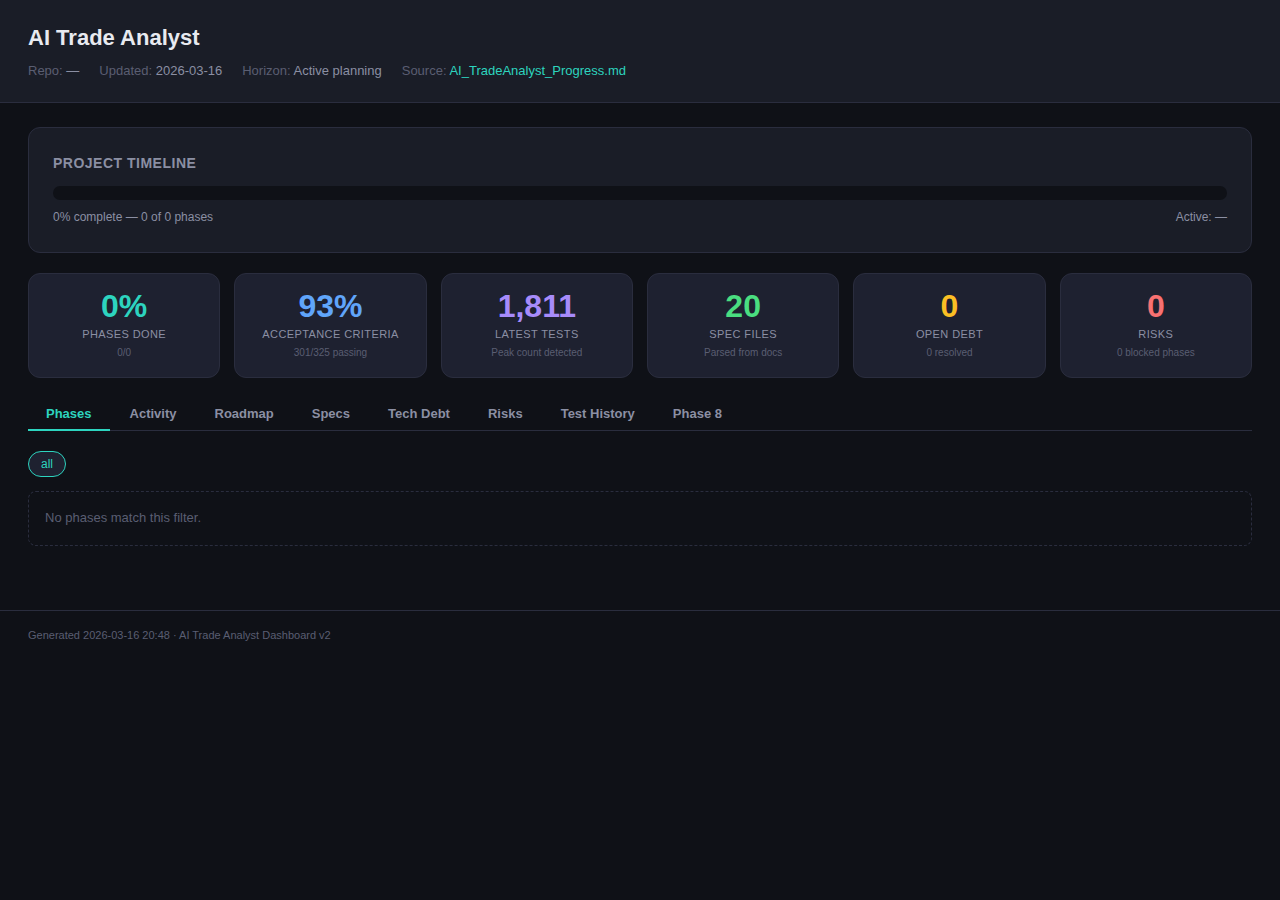
<file: docs/dashboard.html>
<!DOCTYPE html>
<html lang="en">
<head>
<meta charset="UTF-8">
<meta name="viewport" content="width=device-width, initial-scale=1.0">
<title>Dashboard — AI Trade Analyst</title>
<style>
*{margin:0;padding:0;box-sizing:border-box}
:root{
  --bg:#0f1117;--bg2:#1a1d27;--card:#1e2130;--border:#2a2d3e;
  --text:#e8eaf0;--text2:#8b8fa3;--muted:#5a5e72;
  --teal:#2dd4bf;--green:#4ade80;--amber:#fbbf24;--red:#f87171;--blue:#60a5fa;--purple:#a78bfa;
  --teal-d:rgba(45,212,191,.12);--green-d:rgba(74,222,128,.12);--amber-d:rgba(251,191,36,.12);
  --red-d:rgba(248,113,113,.12);--blue-d:rgba(96,165,250,.12);--purple-d:rgba(167,139,250,.12);
  --r:8px;--rl:12px;
}
html,body{font-family:-apple-system,BlinkMacSystemFont,'Segoe UI',Roboto,sans-serif;background:var(--bg);color:var(--text);line-height:1.6;min-height:100vh}
a{color:var(--teal);text-decoration:none}a:hover{text-decoration:underline}

/* Header */
.header{background:var(--bg2);border-bottom:1px solid var(--border);padding:20px 28px}
.header h1{font-size:22px;font-weight:700}
.meta{display:flex;gap:20px;color:var(--text2);font-size:13px;margin-top:6px;flex-wrap:wrap}
.meta b{color:var(--muted);font-weight:400}

/* Layout */
.wrap{max-width:1400px;margin:0 auto;padding:24px 28px}

/* Progress bar */
.progress-box{background:var(--bg2);border:1px solid var(--border);border-radius:var(--rl);padding:24px;margin-bottom:20px}
.progress-box h2{font-size:14px;text-transform:uppercase;letter-spacing:.5px;color:var(--text2);margin-bottom:12px}
.rail{height:14px;background:var(--bg);border-radius:8px;overflow:hidden}
.fill{height:100%;background:linear-gradient(90deg,var(--teal),var(--green));border-radius:8px;transition:width .4s ease}
.progress-info{display:flex;justify-content:space-between;margin-top:8px;font-size:12px;color:var(--text2)}

/* Stats row */
.stats{display:grid;grid-template-columns:repeat(auto-fit,minmax(160px,1fr));gap:14px;margin-bottom:20px}
.stat{background:var(--card);border:1px solid var(--border);border-radius:var(--rl);padding:16px;text-align:center}
.stat .n{font-size:32px;font-weight:800;line-height:1}
.stat .l{font-size:11px;color:var(--text2);text-transform:uppercase;letter-spacing:.4px;margin-top:4px}
.stat .s{font-size:10px;color:var(--muted);margin-top:2px}
.c-teal{color:var(--teal)}.c-blue{color:var(--blue)}.c-green{color:var(--green)}.c-purple{color:var(--purple)}.c-amber{color:var(--amber)}.c-red{color:var(--red)}

/* Tabs */
.tabs{display:flex;gap:2px;border-bottom:1px solid var(--border);margin-bottom:20px;flex-wrap:wrap}
.tab{padding:8px 18px;font-size:13px;font-weight:600;color:var(--text2);background:none;border:none;cursor:pointer;border-bottom:2px solid transparent;margin-bottom:-1px}
.tab.active{color:var(--teal);border-bottom-color:var(--teal)}
.panel{display:none}.panel.active{display:block}

/* Filter row */
.filters{display:flex;gap:6px;margin-bottom:14px;flex-wrap:wrap}
.fbtn{background:var(--card);color:var(--text2);border:1px solid var(--border);border-radius:99px;padding:5px 12px;cursor:pointer;font-size:12px}
.fbtn.active{color:var(--teal);border-color:var(--teal)}

/* Cards & chips */
.card{background:var(--card);border:1px solid var(--border);border-radius:var(--rl);padding:16px;margin-bottom:10px}
.card:hover{border-color:rgba(45,212,191,.3)}
.chip-complete{border-left:3px solid var(--green)}.chip-active{border-left:3px solid var(--teal)}.chip-next,.chip-planned{border-left:3px solid var(--amber)}.chip-blocked{border-left:3px solid var(--red)}.chip-parked{border-left:3px solid var(--muted)}.chip-concept{border-left:3px solid var(--purple);opacity:.75;border-style:dashed}
.card-head{display:flex;justify-content:space-between;align-items:flex-start;gap:10px}
.card-title{font-weight:700;font-size:14px}.card-desc{color:var(--text2);font-size:12px;margin-top:4px}.card-meta{color:var(--muted);font-size:11px;margin-top:6px}
.pill{font-size:10px;padding:2px 8px;border-radius:10px;font-weight:600;white-space:nowrap}
.pill-teal{background:var(--teal-d);color:var(--teal)}.pill-amber{background:var(--amber-d);color:var(--amber)}.pill-red{background:var(--red-d);color:var(--red)}.pill-green{background:var(--green-d);color:var(--green)}.pill-blue{background:var(--blue-d);color:var(--blue)}.pill-purple{background:var(--purple-d);color:var(--purple)}

/* Activity feed */
.act{display:grid;grid-template-columns:90px 110px 1fr;gap:10px;align-items:start;padding:10px 14px}
.act-date{color:var(--muted);font-size:11px;font-weight:700}.act-phase{color:var(--teal);font-weight:700;font-size:12px}.act-text{color:var(--text2);font-size:12px}

/* Roadmap */
.rm-priority{width:26px;height:26px;border-radius:50%;display:flex;align-items:center;justify-content:center;font-size:12px;font-weight:700;background:var(--teal-d);color:var(--teal);flex-shrink:0}
.rm-concept .rm-priority{background:var(--purple-d);color:var(--purple)}

/* Spec cards */
.spec-grid{display:grid;grid-template-columns:repeat(auto-fill,minmax(340px,1fr));gap:14px}
.spec-bar{height:6px;background:var(--bg);border-radius:4px;overflow:hidden;display:flex;margin:8px 0 6px}
.spec-fill-pass{background:var(--green)}.spec-fill-pend{background:var(--amber)}
.ac-toggle{margin-top:10px;width:100%;background:var(--bg);color:var(--text2);border:1px solid var(--border);padding:6px 8px;border-radius:6px;cursor:pointer;font-size:11px}
.ac-list{margin-top:8px;display:none;flex-direction:column;gap:6px}.ac-list.open{display:flex}
.ac-item{display:flex;gap:8px;align-items:flex-start;font-size:11px;color:var(--text2)}
.ac-dot{width:7px;height:7px;border-radius:50%;margin-top:5px;flex-shrink:0}.dot-passed{background:var(--green)}.dot-pending{background:var(--amber)}.dot-failed{background:var(--red)}

/* Debt grid */
.debt-grid{display:grid;grid-template-columns:repeat(auto-fill,minmax(320px,1fr));gap:14px}
.sev-critical{border-left:3px solid var(--red)}.sev-maintenance{border-left:3px solid var(--amber)}.sev-low{border-left:3px solid var(--blue)}

/* Test history chart */
.th-bar-wrap{display:flex;align-items:flex-end;gap:6px;height:120px;padding:8px 0}
.th-bar{flex:1;background:var(--teal-d);border-radius:4px 4px 0 0;position:relative;min-width:20px;transition:height .3s ease}
.th-bar:hover{background:var(--teal)}
.th-bar .tip{position:absolute;bottom:100%;left:50%;transform:translateX(-50%);background:var(--bg2);border:1px solid var(--border);border-radius:6px;padding:4px 8px;font-size:10px;white-space:nowrap;display:none;z-index:10}
.th-bar:hover .tip{display:block}
.th-labels{display:flex;gap:6px}.th-labels span{flex:1;text-align:center;font-size:9px;color:var(--muted);overflow:hidden;text-overflow:ellipsis;white-space:nowrap;min-width:20px}

/* Week cards */
.week-grid{display:grid;grid-template-columns:repeat(auto-fill,minmax(300px,1fr));gap:14px}
.wk-num{color:var(--teal);font-weight:800;font-size:16px}.wk-pr{background:var(--amber-d);color:var(--amber);padding:2px 8px;border-radius:99px;font-size:10px;font-weight:700}.wk-title{font-weight:700;margin:6px 0 4px}.wk-goal{color:var(--green);font-size:13px}.wk-scope{color:var(--text2);font-size:12px;margin-top:6px}

/* Risk cards */
.risk-name{font-weight:700;color:var(--amber);margin-bottom:4px}

/* Empty state */
.empty{color:var(--muted);font-size:13px;padding:16px;border:1px dashed var(--border);border-radius:var(--r)}

/* Footer */
.footer{max-width:1400px;margin:40px auto 0;padding:0 28px 28px;color:var(--muted);font-size:11px;border-top:1px solid var(--border);padding-top:16px}

@media(max-width:768px){
  .header{padding:14px}.wrap{padding:14px}.stats{grid-template-columns:repeat(2,1fr)}
  .spec-grid,.debt-grid,.week-grid{grid-template-columns:1fr}.act{grid-template-columns:1fr}
}
</style>
</head>
<body>

<div class="header">
  <h1>AI Trade Analyst</h1>
  <div class="meta">
    <span><b>Repo:</b> —</span>
    <span><b>Updated:</b> 2026-03-16</span>
    <span><b>Horizon:</b> Active planning</span>
    <span><b>Source:</b> <a href="AI_TradeAnalyst_Progress.md">AI_TradeAnalyst_Progress.md</a></span>
  </div>
</div>

<div class="wrap">
  <!-- Progress bar -->
  <div class="progress-box">
    <h2>Project Timeline</h2>
    <div class="rail"><div class="fill" style="width:0%"></div></div>
    <div class="progress-info">
      <span>0% complete — 0 of 0 phases</span>
      <span>Active: —</span>
    </div>
  </div>

  <!-- Stats -->
  <div class="stats">
    <div class="stat"><div class="n c-teal">0%</div><div class="l">Phases done</div><div class="s">0/0</div></div>
    <div class="stat"><div class="n c-blue">93%</div><div class="l">Acceptance criteria</div><div class="s">301/325 passing</div></div>
    <div class="stat"><div class="n c-purple">1,811</div><div class="l">Latest tests</div><div class="s">Peak count detected</div></div>
    <div class="stat"><div class="n c-green">20</div><div class="l">Spec files</div><div class="s">Parsed from docs</div></div>
    <div class="stat"><div class="n c-amber">0</div><div class="l">Open debt</div><div class="s">0 resolved</div></div>
    <div class="stat"><div class="n c-red">0</div><div class="l">Risks</div><div class="s">0 blocked phases</div></div>
  </div>

  <!-- Tabs -->
  <div class="tabs">
    <button class="tab active" data-tab="phases">Phases</button>
    <button class="tab" data-tab="activity">Activity</button>
    <button class="tab" data-tab="roadmap">Roadmap</button>
    <button class="tab" data-tab="specs">Specs</button>
    <button class="tab" data-tab="debt">Tech Debt</button>
    <button class="tab" data-tab="risks">Risks</button>
    <button class="tab" data-tab="tests">Test History</button>
    <button class="tab" data-tab="phase8">Phase 8</button>
  </div>

  <div id="p-phases" class="panel active"><div class="filters" id="phase-filters"></div><div id="phase-list"></div></div>
  <div id="p-activity" class="panel"><div id="activity-list"></div></div>
  <div id="p-roadmap" class="panel"><div id="roadmap-list"></div></div>
  <div id="p-specs" class="panel"><div class="filters" id="spec-filters"></div><div class="spec-grid" id="spec-grid"></div></div>
  <div id="p-debt" class="panel"><div class="debt-grid" id="debt-grid"></div></div>
  <div id="p-risks" class="panel"><div id="risk-list"></div></div>
  <div id="p-tests" class="panel"><div id="test-chart"></div></div>
  <div id="p-phase8" class="panel"><div class="week-grid" id="week-grid"></div></div>
</div>

<div class="footer">Generated 2026-03-16 20:48 &middot; AI Trade Analyst Dashboard v2</div>

<script>
const D = {
  phases: [],
  specs: [{"name": "PHASE_8_Roadmap_Spec", "title": "Phase 8 Forward Plan \u2014 Charts + Reflective Intelligence", "phase": "", "status": "planned", "source_path": "PHASE_8_Roadmap_Spec.md", "date": "15 March 2026", "acceptance_criteria": [], "total_ac": 0, "passed_ac": 0, "pending_ac": 0}, {"name": "PR_OPS_4_SPEC_FINAL", "title": "PR-OPS-4 \u2014 Agent Ops Trace + Detail Backend", "phase": "7", "status": "complete", "source_path": "PR_OPS_4_SPEC_FINAL.md", "date": "2026-03-14", "acceptance_criteria": [{"id": "AC-1", "gate": "Trace shape", "condition": "/runs/{run_id}/agent-trace returns a valid AgentTraceResponse with all required fields", "status": "passed"}, {"id": "AC-2", "gate": "Trace ordering", "condition": "stages array is returned in ascending stage_index order", "status": "passed"}, {"id": "AC-3", "gate": "Trace participant join", "condition": "Every entity_id in participants maps to a valid roster id", "status": "passed"}, {"id": "AC-4", "gate": "Trace edges", "condition": "Every from and to in trace_edges maps to a valid roster id", "status": "passed"}, {"id": "AC-5", "gate": "Trace arbiter null", "condition": "arbiter_summary is null when run did not reach arbiter stage", "status": "passed"}, {"id": "AC-6", "gate": "Trace run not found", "condition": "Missing run_id returns 404 with RUN_NOT_FOUND error envelope", "status": "passed"}, {"id": "AC-7", "gate": "Trace bounded payload", "condition": "contribution.summary \u2264 500 chars, override_reason \u2264 300 chars \u2014 truncation proven by test", "status": "passed"}, {"id": "AC-8", "gate": "Trace summary block", "condition": "summary block contains valid entity_count, stage_count, arbiter_override", "status": "passed"}, {"id": "AC-9", "gate": "Trace artifact refs", "condition": "artifact_refs array present with valid artifact_type and artifact_key", "status": "passed"}, {"id": "AC-10", "gate": "Detail shape (persona)", "condition": "/ops/agent-detail/{entity_id} returns valid response with PersonaDetail variant", "status": "passed"}, {"id": "AC-11", "gate": "Detail shape (officer)", "condition": "Same endpoint returns valid response with OfficerDetail variant", "status": "passed"}, {"id": "AC-12", "gate": "Detail shape (arbiter)", "condition": "Same endpoint returns valid response with ArbiterDetail variant", "status": "passed"}, {"id": "AC-13", "gate": "Detail shape (subsystem)", "condition": "Same endpoint returns valid response with SubsystemDetail variant", "status": "passed"}, {"id": "AC-14", "gate": "Detail not found", "condition": "Unknown entity_id returns 404 with ENTITY_NOT_FOUND error envelope", "status": "passed"}, {"id": "AC-15", "gate": "Detail bounded payload", "condition": "purpose \u2264 500 chars, RecentParticipation array \u2264 5 entries \u2014 proven by test", "status": "passed"}, {"id": "AC-16", "gate": "Detail graceful degradation", "condition": "Health source unavailable \u2192 endpoint still returns with degraded data_state, not 500", "status": "passed"}, {"id": "AC-17", "gate": "Detail recent_warnings", "condition": "recent_warnings is a typed array, not freeform prose", "status": "passed"}, {"id": "AC-18", "gate": "ResponseMeta consistency", "condition": "Both endpoints include valid ResponseMeta with correct version, generated_at, data_state", "status": "passed"}, {"id": "AC-19", "gate": "Error envelope", "condition": "All HTTP errors from both endpoints use OpsErrorEnvelope \u2014 no freeform string detail", "status": "passed"}, {"id": "AC-20", "gate": "No raw dumps (negative)", "condition": "Neither endpoint returns raw prompt text, full LLM transcripts, or unbounded blobs \u2014 proven by content-length or field absence test", "status": "passed"}, {"id": "AC-21", "gate": "Existing endpoints unchanged", "condition": "PR-OPS-2 roster and health endpoint tests still pass \u2014 zero regressions", "status": "passed"}, {"id": "AC-22", "gate": "No new persistence", "condition": "No SQLite, no new database, no new file-write operations \u2014 read-side projection only", "status": "passed"}, {"id": "AC-23", "gate": "Contract doc updated", "condition": "AGENT_OPS_CONTRACT.md \u00a76 promoted from \"reserved\" to full contract \u2014 shapes match implementation", "status": "passed"}, {"id": "AC-24", "gate": "Envelope consistency", "condition": "Both new endpoints use flat ResponseMeta & {} pattern matching PR-OPS-2 \u2014 no data/meta wrapper", "status": "passed"}, {"id": "AC-25", "gate": "ID convention consistency", "condition": "Both new endpoints use existing roster/health entity_id convention \u2014 no namespaced ID migration", "status": "passed"}], "total_ac": 25, "passed_ac": 25, "pending_ac": 0}, {"name": "PR_OPS_5_SPEC", "title": "PR-OPS-5 \u2014 Agent Ops Frontend Wiring (Run Mode + Health Mode + Detail Sidebar)", "phase": "7 (continued)", "status": "complete", "source_path": "PR_OPS_5_SPEC.md", "date": "2026-03-15", "acceptance_criteria": [{"id": "AC-1", "gate": "Roster wiring", "condition": "Org mode renders live roster hierarchy", "status": "passed"}, {"id": "AC-2", "gate": "Health wiring", "condition": "Org/Health modes merge health data onto roster cards", "status": "passed"}, {"id": "AC-3", "gate": "Roster-health join", "condition": "Unknown health IDs discarded; missing health renders without badges", "status": "passed"}, {"id": "AC-4", "gate": "Health degraded", "condition": "Health failure \u2192 roster without badges + degraded banner", "status": "passed"}, {"id": "AC-5", "gate": "Roster blocking", "condition": "Roster failure \u2192 workspace-level blocking error", "status": "passed"}, {"id": "AC-6", "gate": "Health mode active", "condition": "Health mode enabled, elevates degraded/stale entities", "status": "passed"}, {"id": "AC-7", "gate": "Relationship rendering", "condition": "Org/Health modes render roster relationship lines", "status": "passed"}, {"id": "AC-8", "gate": "Trace wiring", "condition": "Run mode renders ordered stage timeline", "status": "passed"}, {"id": "AC-9", "gate": "Participant cards", "condition": "Participants render status and available contribution fields (stance/confidence/contribution/override when present)", "status": "passed"}, {"id": "AC-10", "gate": "Trace edges", "condition": "Trace edges with correct types", "status": "passed"}, {"id": "AC-11", "gate": "Arbiter summary", "condition": "Arbiter panel with override details", "status": "passed"}, {"id": "AC-12", "gate": "Arbiter null", "condition": "Null arbiter \u2192 panel hidden, no fabrication", "status": "passed"}, {"id": "AC-13", "gate": "Trace not found", "condition": "Invalid run_id \u2192 \"run not found\"", "status": "passed"}, {"id": "AC-14", "gate": "Partial run", "condition": "Partial \u2192 available stages + incomplete indicator", "status": "passed"}, {"id": "AC-15", "gate": "Run selector", "condition": "Mechanism to select run_id \u2014 not hardcoded", "status": "passed"}, {"id": "AC-16", "gate": "Detail persona", "condition": "Persona click \u2192 PersonaDetail fields", "status": "passed"}, {"id": "AC-17", "gate": "Detail officer", "condition": "Officer click \u2192 OfficerDetail fields", "status": "passed"}, {"id": "AC-18", "gate": "Detail arbiter", "condition": "Arbiter click \u2192 ArbiterDetail fields", "status": "passed"}, {"id": "AC-19", "gate": "Detail subsystem", "condition": "Subsystem click \u2192 SubsystemDetail fields", "status": "passed"}, {"id": "AC-20", "gate": "Detail not found", "condition": "Unknown entity_id \u2192 \"entity not found\"", "status": "passed"}, {"id": "AC-21", "gate": "Detail degradation", "condition": "Health unavailable \u2192 degraded status, rest normal", "status": "passed"}, {"id": "AC-22", "gate": "data_state banners", "condition": "Stale/unavailable renders appropriate banner", "status": "passed"}, {"id": "AC-23", "gate": "Error envelope", "condition": "OpsErrorEnvelope parsed, not generic error", "status": "passed"}, {"id": "AC-24", "gate": "Typed adapters", "condition": "Four adapters matching contract shapes", "status": "passed"}, {"id": "AC-25", "gate": "No backend changes", "condition": "Zero backend modifications", "status": "passed"}, {"id": "AC-26", "gate": "Existing UI preserved", "condition": "Phase 6 + PR-OPS-3 Org mode \u2014 zero regressions", "status": "passed"}, {"id": "AC-27", "gate": "Mode switching", "condition": "Selection preserved unless invalid in new context", "status": "passed"}, {"id": "AC-28", "gate": "Build + typecheck", "condition": "Build and typecheck pass", "status": "passed"}], "total_ac": 28, "passed_ac": 28, "pending_ac": 0}, {"name": "CI_Seam_Hardening_Spec", "title": "AI Trade Analyst \u2014 CI Seam Hardening Spec", "phase": "", "status": "complete", "source_path": "specs/CI_Seam_Hardening_Spec.md", "date": "10 March 2026", "acceptance_criteria": [{"id": "AC-1", "gate": "Workflow audit", "condition": "CI workflows and their exact test targets are audited and documented", "status": "passed"}, {"id": "AC-2", "gate": "MDO seam gate", "condition": "market_data_officer/tests are CI-gated where intended", "status": "passed"}, {"id": "AC-3", "gate": "Root Python seam gate", "condition": "Root Python integration tests are CI-gated where intended", "status": "passed"}, {"id": "AC-4", "gate": "Stream coverage", "condition": "/analyse/stream critical behavior is explicitly covered (error contract + event semantics if still missing)", "status": "passed"}, {"id": "AC-5", "gate": "Orchestration path", "condition": "At least one orchestration integration path is green in CI", "status": "passed"}, {"id": "AC-6", "gate": "CI execution evidence", "condition": "Evidence that newly gated suites actually ran in CI \u2014 not just configuration added", "status": "passed"}, {"id": "AC-7", "gate": "Existing CI preserved", "condition": "Previously gated suites (Node, ai_analyst/tests, macro_risk_officer/tests) still run and pass", "status": "passed"}, {"id": "AC-8", "gate": "Deterministic CI", "condition": "No live provider dependency is introduced in CI", "status": "passed"}, {"id": "AC-9", "gate": "Scope discipline", "condition": "No broad CI platform redesign, no observability tooling, no new top-level module", "status": "passed"}, {"id": "AC-10", "gate": "Regression safety", "condition": "All existing test suites pass after configuration changes", "status": "passed"}, {"id": "AC-11", "gate": "Production-readiness gate", "condition": "Both remaining CI gate items from \u00a77 of progress plan are provably satisfied", "status": "passed"}, {"id": "AC-12", "gate": "Docs closure", "condition": "Specs index + progress plan updated on closure, debt register checked", "status": "passed"}], "total_ac": 12, "passed_ac": 12, "pending_ac": 0}, {"name": "LLM_Routing_Centralisation_Spec", "title": "AI Trade Analyst \u2014 LLM Routing Centralisation Spec", "phase": "", "status": "complete", "source_path": "specs/LLM_Routing_Centralisation_Spec.md", "date": "11 March 2026", "acceptance_criteria": [{"id": "AC-1", "gate": "Provider on profile", "condition": "ModelProfile includes provider field", "status": "passed"}, {"id": "AC-2", "gate": "ResolvedRoute contract", "condition": "A ResolvedRoute dataclass/contract exists with: provider, model, api_base, api_key, fallback_provider, fallback_model, retries", "status": "passed"}, {"id": "AC-3", "gate": "Router helpers", "condition": "router.py exposes resolution helpers that return ResolvedRoute for both task-based and persona-based lookups", "status": "passed"}, {"id": "AC-4", "gate": "Analyst call site", "condition": "analyst_nodes.py consumes ResolvedRoute instead of directly resolving profile \u2192 model", "status": "passed"}, {"id": "AC-5", "gate": "Arbiter call site", "condition": "arbiter_node.py consumes ResolvedRoute instead of directly resolving profile \u2192 model", "status": "passed"}, {"id": "AC-6", "gate": "Provider forcing removed", "condition": "usage_meter.py receives provider from resolved contract; setdefault(\"openai\") retained as documented safety fallback", "status": "passed"}, {"id": "AC-7", "gate": "Local proxy preserved", "condition": "Local Claude proxy routing (port 8317, openai provider) continues to work after refactor", "status": "passed"}, {"id": "AC-8", "gate": "Existing retry preserved", "condition": "acompletion_with_retry() timeout/retry/failure mapping behavior unchanged", "status": "passed"}, {"id": "AC-9", "gate": "Route resolution tests", "condition": "Deterministic tests prove route resolution returns correct provider/model for task-based and persona-based lookups", "status": "passed"}, {"id": "AC-10", "gate": "No bypass test", "condition": "Test proves that call sites use resolved routes \u2014 no direct profile.model access in analyst/arbiter nodes", "status": "passed"}, {"id": "AC-11", "gate": "Smoke re-test", "condition": "/analyse endpoint returns 200 with correct behavior after refactor", "status": "pending"}, {"id": "AC-12", "gate": "Regression safety", "condition": "All existing test suites pass after changes", "status": "passed"}, {"id": "AC-13", "gate": "Scope discipline", "condition": "No new top-level module, no database, no new providers, no MDO/MRO/UI changes", "status": "passed"}, {"id": "AC-14", "gate": "Docs closure", "condition": "Progress plan, spec, and debt register updated on closure per Workflow E", "status": "passed"}, {"id": "AC-15", "gate": "No hidden provider override", "condition": "No call site or transport wrapper invents provider selection when a resolved route is supplied", "status": "passed"}], "total_ac": 15, "passed_ac": 14, "pending_ac": 1}, {"name": "MDO_Operationalise_Phase2_Spec", "title": "Market Data Officer \u2014 Operationalise Phase 2 Spec", "phase": "", "status": "complete", "source_path": "specs/MDO_Operationalise_Phase2_Spec.md", "date": null, "acceptance_criteria": [], "total_ac": 0, "passed_ac": 0, "pending_ac": 0}, {"name": "MDO_Operationalise_Spec", "title": "Market Data Officer \u2014 Operationalise Phase 1 Spec", "phase": "", "status": "complete", "source_path": "specs/MDO_Operationalise_Spec.md", "date": null, "acceptance_criteria": [], "total_ac": 0, "passed_ac": 0, "pending_ac": 0}, {"name": "MDO_Phase1A_Spec", "title": "MDO_Phase1A_Spec", "phase": "", "status": "planned", "source_path": "specs/MDO_Phase1A_Spec.md", "date": null, "acceptance_criteria": [], "total_ac": 0, "passed_ac": 0, "pending_ac": 0}, {"name": "MDO_Phase1B_Spec", "title": "Market Data Officer \u2014 Phase 1B Spec", "phase": "", "status": "complete", "source_path": "specs/MDO_Phase1B_Spec.md", "date": "8 March 2026", "acceptance_criteria": [{"id": "AC-1", "gate": "run_feed.py --fixture", "condition": "Completes successfully for XAUUSD with no unhandled exceptions", "status": "passed"}, {"id": "AC-2", "gate": "Artifact writes", "condition": "Expected hot-package artifacts written under market_data/packages/latest/ with XAUUSD prefix", "status": "passed"}, {"id": "AC-3", "gate": "MarketPacketV2", "condition": "refresh_from_latest_exports(\"XAUUSD\") returns valid MarketPacketV2 (no FileNotFoundError, no price-range violation)", "status": "passed"}, {"id": "AC-4", "gate": "Timeframe coverage", "condition": "MarketPacketV2 includes all 4 expected timeframes: 15m, 1h, 4h, 1d", "status": "passed"}, {"id": "AC-5", "gate": "Price plausibility", "condition": "All OHLC values in fixture data fall within PRICE_RANGES[\"XAUUSD\"] ($1,500\u2013$3,500)", "status": "passed"}, {"id": "AC-6", "gate": "Analyst consumption", "condition": "run_analyst() completes and returns a structured result without FileNotFoundError or packet-schema exception \u2014 packet schema is validated, not just non-null", "status": "passed"}, {"id": "AC-7", "gate": "Contract tests", "condition": "Two targeted tests pass: Test A (officer relay) \u2014 seed XAUUSD fixture \u2192 refresh_from_latest_exports(\"XAUUSD\") \u2192 assert valid MarketPacketV2 \u2192 assert 4 timeframes (15m, 1h, 4h, 1d) \u2192 assert prices in range. Test B (analyst consumption) \u2014 call run_analyst() with injected XAUUSD packet + mocked LLM \u2192 assert no crash / structured result returned. Deterministic with no live LLM or provider dependency.", "status": "passed"}, {"id": "AC-8", "gate": "No SQLite", "condition": "No SQLite introduced \u2014 confirmed by grep -r sqlite market_data_officer/", "status": "passed"}, {"id": "AC-9", "gate": "No new module", "condition": "No new top-level module \u2014 work confined to market_data_officer/", "status": "passed"}, {"id": "AC-10", "gate": "No regressions", "condition": "All pre-existing tests (359+) remain green", "status": "passed"}, {"id": "AC-1", "gate": "PASS (superficial)", "condition": "No crash, but prices are EURUSD-scale (~$1.08)", "status": "pending"}, {"id": "AC-3", "gate": "PASS (superficial)", "condition": "No exception, but prices ~$1.08 not ~$2,700", "status": "pending"}, {"id": "AC-5", "gate": "FAIL", "condition": "All OHLC values ~$1.08 \u2014 outside $1,500\u2013$3,500 range", "status": "pending"}, {"id": "AC-7", "gate": "FAIL", "condition": "test_phase1b_relay.py does not exist", "status": "pending"}, {"id": "AC-9", "gate": "PASS", "condition": "All work inside market_data_officer/", "status": "pending"}], "total_ac": 15, "passed_ac": 10, "pending_ac": 5}, {"name": "MDO_PhaseE_Spec", "title": "Phase E+ Spec \u2014 Additional Instruments / Provider Abstraction", "phase": "", "status": "planned", "source_path": "specs/MDO_PhaseE_Spec.md", "date": "8 March 2026", "acceptance_criteria": [], "total_ac": 0, "passed_ac": 0, "pending_ac": 0}, {"name": "MDO_PhaseF_InstrumentPromotion_Spec", "title": "Instrument Promotion Spec \u2014 GBPUSD / XAGUSD / XPTUSD Relay Proof & Trust-Level Promotion", "phase": "", "status": "complete", "source_path": "specs/MDO_PhaseF_InstrumentPromotion_Spec.md", "date": "8 March 2026 (drafted) \u00b7 9 March 2026 (closed)", "acceptance_criteria": [{"id": "AC-7", "gate": "No promotion decision recorded", "condition": "trust_level still \"unverified\"", "status": "pending"}, {"id": "AC-9", "gate": "404/404 green", "condition": "No gap", "status": "pending"}], "total_ac": 2, "passed_ac": 0, "pending_ac": 2}, {"name": "MDO_ProviderRouting_Spec", "title": "Per-Instrument Provider Routing Spec", "phase": "", "status": "complete", "source_path": "specs/MDO_ProviderRouting_Spec.md", "date": "8 March 2026 (implemented 9 March 2026)", "acceptance_criteria": [{"id": "AC-1", "gate": "Explicit provider policy exists", "condition": "Each trusted instrument has an explicit provider policy in config/registry", "status": "passed"}, {"id": "AC-2", "gate": "Default provider is deterministic", "condition": "Runtime chooses the configured default provider per instrument rather than implicit global behavior", "status": "passed"}, {"id": "AC-3", "gate": "Fallback policy is explicit", "condition": "Fallback enabled/disabled, fallback target, and fallback direction are represented explicitly per instrument", "status": "passed"}, {"id": "AC-4", "gate": "Existing fallback semantics preserved", "condition": "Fallback still triggers only on approved provider failure conditions (empty/no-data or transport exception) \u2014 not on arbitrary downstream exceptions", "status": "passed"}, {"id": "AC-5", "gate": "fallback_enabled=False testable", "condition": "An instrument with fallback_enabled=False does not fall back \u2014 negative case proven by test", "status": "passed"}, {"id": "AC-6", "gate": "Artifact compatibility preserved", "condition": "Canonical / derived / package export shape remains compatible with current officer loaders", "status": "passed"}, {"id": "AC-7", "gate": "Officer contract preserved", "condition": "refresh_from_latest_exports() / build_market_packet() still return valid MarketPacketV2", "status": "passed"}, {"id": "AC-8", "gate": "Provenance correct", "condition": "source.vendor reflects actual provider used, not configured primary", "status": "passed"}, {"id": "AC-9", "gate": "Deterministic tests", "condition": "Acceptance remains fixture/mock driven; no live provider dependency in CI", "status": "passed"}, {"id": "AC-10", "gate": "Live smoke optional only", "condition": "At most one optional manual live-ingestion smoke; diagnostic only, not a required gate", "status": "passed"}, {"id": "AC-11", "gate": "Regression safety", "condition": "Existing trusted-instrument relay tests still pass", "status": "passed"}, {"id": "AC-12", "gate": "No SQLite", "condition": "No SQLite or DB layer introduced", "status": "passed"}, {"id": "AC-13", "gate": "No new top-level module", "condition": "Work stays inside existing repo/module boundaries", "status": "passed"}, {"id": "AC-14", "gate": "No scheduler", "condition": "No scheduling/orchestration automation introduced", "status": "passed"}, {"id": "AC-1", "gate": "Explicit provider policy", "condition": "No policy fields on InstrumentMeta", "status": "pending"}, {"id": "AC-2", "gate": "Default provider deterministic", "condition": "Implicit \u2014 Dukascopy hardcoded", "status": "pending"}, {"id": "AC-3", "gate": "Fallback policy explicit", "condition": "Unconditional global fallback", "status": "pending"}, {"id": "AC-4", "gate": "Fallback semantics preserved", "condition": "Triggers on empty/no-data or RequestException only", "status": "pending"}, {"id": "AC-5", "gate": "fallback_enabled=False testable", "condition": "No mechanism to disable fallback", "status": "pending"}, {"id": "AC-6", "gate": "Artifact compatibility", "condition": "Baseline intact", "status": "pending"}, {"id": "AC-7", "gate": "Officer contract preserved", "condition": "Baseline intact", "status": "pending"}, {"id": "AC-8", "gate": "Provenance correct", "condition": "Vendor chain works end-to-end", "status": "pending"}, {"id": "AC-9", "gate": "Deterministic tests", "condition": "419/419 fixture/mock", "status": "pending"}, {"id": "AC-10", "gate": "Live smoke optional", "condition": "No live tests", "status": "pending"}, {"id": "AC-11", "gate": "Regression safety", "condition": "419/419 green", "status": "pending"}, {"id": "AC-12", "gate": "No SQLite", "condition": "None present", "status": "pending"}, {"id": "AC-13", "gate": "No new top-level module", "condition": "All in market_data_officer/", "status": "pending"}, {"id": "AC-14", "gate": "No scheduler", "condition": "None present", "status": "pending"}], "total_ac": 28, "passed_ac": 14, "pending_ac": 14}, {"name": "MDO_ProviderSwitchover_Spec", "title": "Provider Switchover Spec \u2014 yFinance Fallback / Per-Instrument Switching", "phase": "", "status": "complete", "source_path": "specs/MDO_ProviderSwitchover_Spec.md", "date": "8 March 2026", "acceptance_criteria": [{"id": "AC-1", "gate": "FAIL", "condition": "Provider choice implicit/hardcoded in pipeline.py \u2014 no policy layer", "status": "pending"}, {"id": "AC-3", "gate": "FAIL", "condition": "No fallback path existed \u2014 yfinance_alias passive metadata only", "status": "pending"}], "total_ac": 2, "passed_ac": 0, "pending_ac": 2}, {"name": "Observability_P1_Run_Visibility_Spec", "title": "AI Trade Analyst \u2014 Observability Phase 1: Analyst Pipeline Run Visibility Spec", "phase": "", "status": "complete", "source_path": "specs/Observability_P1_Run_Visibility_Spec.md", "date": "11 March 2026", "acceptance_criteria": [{"id": "AC-1", "gate": "Run record produced", "condition": "A run_record.json is written to the run directory on every pipeline completion", "status": "passed"}, {"id": "AC-2", "gate": "Run record shape", "condition": "Run record contains: run_id, timestamps, request summary, stages trace, analysts results, arbiter result, artifacts paths, usage_summary", "status": "passed"}, {"id": "AC-3", "gate": "Stage trace", "condition": "Stage trace records at minimum: validate_input, analyst_execution, arbiter, logging \u2014 each with status (ok/skipped/failed)", "status": "passed"}, {"id": "AC-4", "gate": "Analyst visibility", "condition": "Each analyst that ran has a result record (persona, status, model, provider). Each analyst skipped has a skip record with reason", "status": "passed"}, {"id": "AC-5", "gate": "Arbiter visibility", "condition": "Arbiter record includes: ran (bool), verdict, confidence, model, provider", "status": "passed"}, {"id": "AC-6", "gate": "Stdout summary", "condition": "A concise structured summary is emitted to stdout on run completion", "status": "passed"}, {"id": "AC-7", "gate": "Existing metering preserved", "condition": "usage.jsonl and summarize_usage() behavior unchanged", "status": "passed"}, {"id": "AC-8", "gate": "Run record test", "condition": "At least one deterministic test proves run record is produced and contains required fields", "status": "passed"}, {"id": "AC-9", "gate": "Stdout test", "condition": "At least one deterministic test proves stdout summary is emitted (captured output check)", "status": "passed"}, {"id": "AC-10", "gate": "Smoke mode visibility", "condition": "Run record correctly reflects smoke_mode behavior (roster sliced, skipped analysts listed with reason)", "status": "passed"}, {"id": "AC-11", "gate": "Failure visibility", "condition": "If an analyst call fails, the run record captures the failure (stage status=failed, error info) rather than silently swallowing it", "status": "passed"}, {"id": "AC-12", "gate": "No silent swallowing", "condition": "Run record is produced even on partial pipeline failure (as far as the pipeline got)", "status": "passed"}, {"id": "AC-13", "gate": "Regression safety", "condition": "All existing test suites pass after changes", "status": "passed"}, {"id": "AC-14", "gate": "Scope discipline", "condition": "No new top-level module, no database, no external tracing framework, no MDO/MRO changes", "status": "passed"}, {"id": "AC-15", "gate": "Docs closure", "condition": "Progress plan, spec, and debt register updated on closure per Workflow E", "status": "passed"}], "total_ac": 15, "passed_ac": 15, "pending_ac": 0}, {"name": "PR_CHART_1_SPEC", "title": "AI Trade Analyst \u2014 PR-CHART-1: OHLCV Data Seam Validation + Basic Candlestick Chart Spec", "phase": "PR-CHART-1 (Phase 8, Week 2)", "status": "complete", "source_path": "specs/PR_CHART_1_SPEC.md", "date": "15 March 2026", "acceptance_criteria": [{"id": "AC-1", "gate": "MDO storage located", "condition": "Diagnostic identifies where MDO persists OHLCV data (or confirms it doesn't), including config/settings-based paths", "status": "passed"}, {"id": "AC-2", "gate": "Format documented", "condition": "Storage format is documented (SQLite/CSV/DataFrame/in-memory/other)", "status": "passed"}, {"id": "AC-3", "gate": "Access path documented", "condition": "Exact file paths, table names, or access patterns documented", "status": "passed"}, {"id": "AC-4", "gate": "Scheduler coupling assessed", "condition": "Whether reading data requires scheduler/runtime initialization is documented, including the exact read function identified and its dependency chain traced", "status": "passed"}, {"id": "AC-5", "gate": "Timeframe inventory", "condition": "Which timeframes are actually persisted today is documented, with row counts and date ranges", "status": "passed"}, {"id": "AC-6", "gate": "Outcome gate resolved", "condition": "Diagnostic classifies as Outcome A, B, or C per \u00a76.1", "status": "passed"}, {"id": "AC-7", "gate": "Endpoint exists", "condition": "GET /market-data/{instrument}/ohlcv returns 200 with valid OHLCVResponse shape (flat ResponseMeta & {} pattern)", "status": "passed"}, {"id": "AC-8", "gate": "ResponseMeta present", "condition": "Response includes version, generated_at, data_state", "status": "passed"}, {"id": "AC-9", "gate": "Candle shape correct", "condition": "Each candle has timestamp (epoch seconds), open, high, low, close, volume \u2014 all numeric", "status": "passed"}, {"id": "AC-10", "gate": "Oldest-first order", "condition": "Candles returned in ascending timestamp order", "status": "passed"}, {"id": "AC-11", "gate": "Limit parameter", "condition": "?limit=50 returns \u226450 candles; default 100; max 500", "status": "passed"}, {"id": "AC-12", "gate": "Limit negative cases", "condition": "limit=0, limit=-1, limit=501 all return 422 INVALID_PARAMS", "status": "passed"}, {"id": "AC-13", "gate": "Timeframe parameter", "condition": "?timeframe=<confirmed_tf> returns correct timeframe candles", "status": "passed"}, {"id": "AC-14", "gate": "Default timeframe", "condition": "Omitted timeframe defaults to the diagnostic-confirmed default (H4 if persisted, otherwise first available)", "status": "passed"}, {"id": "AC-15", "gate": "Unknown instrument", "condition": "Instrument not in registry \u2192 404 INSTRUMENT_NOT_FOUND", "status": "passed"}, {"id": "AC-16", "gate": "Unknown timeframe", "condition": "Instrument in registry but timeframe has no data \u2192 404 TIMEFRAME_NOT_FOUND", "status": "passed"}, {"id": "AC-17", "gate": "Empty data store", "condition": "Instrument + timeframe valid but store empty \u2192 200 with candles: [], data_state: \"unavailable\"", "status": "passed"}, {"id": "AC-18", "gate": "Malformed row tolerance", "condition": "Individual bad candle rows are dropped; >10% dropped \u2192 data_state: \"stale\"", "status": "passed"}, {"id": "AC-19", "gate": "No scheduler trigger", "condition": "Endpoint does not invoke MDO scheduler, pipeline, or live fetch", "status": "passed"}, {"id": "AC-20", "gate": "Read-only", "condition": "Endpoint does not modify stored data", "status": "passed"}, {"id": "AC-21", "gate": "Error envelope", "condition": "All error responses use OpsErrorEnvelope shape", "status": "passed"}, {"id": "AC-22", "gate": "data_state: live", "condition": "Clean data with <10% drops \u2192 \"live\"", "status": "passed"}, {"id": "AC-23", "gate": "data_state: stale", "condition": ">10% drops OR freshness unknown \u2192 \"stale\"", "status": "passed"}, {"id": "AC-24", "gate": "data_state: unavailable", "condition": "Empty or all-malformed \u2192 \"unavailable\"", "status": "passed"}, {"id": "AC-25", "gate": "Frontend: chart renders", "condition": "CandlestickChart renders candles from API response", "status": "passed"}, {"id": "AC-26", "gate": "Frontend: instrument from browser", "condition": "Chart reads instrument from the clicked RunBrowserItem row, not from trace endpoint", "status": "passed"}, {"id": "AC-27", "gate": "Frontend: loading state", "condition": "Loading skeleton while chart data fetches", "status": "passed"}, {"id": "AC-28", "gate": "Frontend: empty/error state", "condition": "No-data and error states render appropriately", "status": "passed"}, {"id": "AC-29", "gate": "Frontend: embedded in Run mode", "condition": "Chart panel renders within Run mode, not as separate workspace", "status": "passed"}, {"id": "AC-30", "gate": "Frontend: chart isolation", "condition": "Chart absent/loading/error/stale does NOT affect run selection or trace rendering", "status": "passed"}, {"id": "AC-31", "gate": "Router separation", "condition": "GET /market-data/* registered in routers/market_data.py, not ops or runs", "status": "passed"}, {"id": "AC-32", "gate": "No new top-level module", "condition": "Work confined to ai_analyst/api/ and ui/", "status": "passed"}, {"id": "AC-33", "gate": "No MDO pipeline changes", "condition": "MDO fetching, scheduling, processing unchanged", "status": "passed"}, {"id": "AC-34", "gate": "Import boundary respected", "condition": "Read service imports only storage/path helpers from MDO; no transformation, scheduling, or pipeline imports", "status": "passed"}, {"id": "AC-35", "gate": "No premature abstraction", "condition": "No generic data provider, multi-source router, or shared framework", "status": "passed"}, {"id": "AC-36", "gate": "No existing endpoint changes", "condition": "ops, runs, trace, detail, roster, health endpoints unchanged", "status": "passed"}, {"id": "AC-37", "gate": "Regression safety", "condition": "All pre-existing ops-domain tests pass; pre-existing failure count does not increase", "status": "passed"}], "total_ac": 37, "passed_ac": 37, "pending_ac": 0}, {"name": "PR_REFLECT_1_SPEC", "title": "AI Trade Analyst \u2014 PR-REFLECT-1: Reflective Intelligence Aggregation Endpoints Spec", "phase": "PR-REFLECT-1 (Phase 8)", "status": "complete", "source_path": "specs/PR_REFLECT_1_SPEC.md", "date": "16 March 2026", "acceptance_criteria": [{"id": "AC-1", "gate": "Per-analyst fields confirmed", "condition": "Exact field names and types inside analysts[] entries documented", "status": "passed"}, {"id": "AC-2", "gate": "Override derivation confirmed", "condition": "How to determine per-persona override is documented", "status": "passed"}, {"id": "AC-3", "gate": "Stance/confidence availability", "condition": "Whether stance and confidence are per-analyst in run_record.json or only in audit log", "status": "passed"}, {"id": "AC-4", "gate": "Audit log assessed", "condition": "Whether audit log exists, its format, and whether it's needed", "status": "passed"}, {"id": "AC-5", "gate": "Persona identifier confirmed", "condition": "Stable persona identifier documented", "status": "passed"}, {"id": "AC-6", "gate": "Artifact inventory", "condition": "Which additional files exist per run directory (analysis_response.json, usage.json, etc.)", "status": "passed"}, {"id": "AC-7", "gate": "Endpoint exists", "condition": "GET /reflect/persona-performance returns 200 with valid response shape", "status": "passed"}, {"id": "AC-8", "gate": "ResponseMeta present", "condition": "Flat ResponseMeta & {} with version, generated_at, data_state", "status": "passed"}, {"id": "AC-9", "gate": "Participation counts", "condition": "participation_count, skip_count, fail_count correct from fixtures", "status": "passed"}, {"id": "AC-10", "gate": "Override rate", "condition": "override_count / participation_count, null when 0 participation", "status": "passed"}, {"id": "AC-11", "gate": "Stance alignment", "condition": "% of stances matching final verdict, null when no stances", "status": "passed"}, {"id": "AC-12", "gate": "Avg confidence", "condition": "Correctly averaged, null when no data", "status": "passed"}, {"id": "AC-13", "gate": "Threshold: below", "condition": "run_count < threshold \u2192 threshold_met: false, personas: []", "status": "passed"}, {"id": "AC-14", "gate": "Threshold: above", "condition": "run_count >= threshold \u2192 threshold_met: true, personas populated", "status": "passed"}, {"id": "AC-15", "gate": "Flagged anomaly", "condition": "override_rate > 0.5 \u2192 flagged: true", "status": "passed"}, {"id": "AC-16", "gate": "Instrument filter", "condition": "?instrument=XAUUSD scopes to XAUUSD runs only", "status": "passed"}, {"id": "AC-17", "gate": "Session filter", "condition": "?session=NY scopes to NY runs only", "status": "passed"}, {"id": "AC-18", "gate": "max_runs bounds", "condition": "max_runs=5 \u2192 422; max_runs=200 accepted; default 50", "status": "passed"}, {"id": "AC-19", "gate": "Scan bounds reported", "condition": "scan_bounds with count and timestamp range", "status": "passed"}, {"id": "AC-20", "gate": "Skipped runs reported", "condition": "skipped_runs count present and accurate in both aggregation responses", "status": "passed"}, {"id": "AC-21", "gate": "Endpoint exists", "condition": "GET /reflect/pattern-summary returns 200 with valid response shape", "status": "passed"}, {"id": "AC-22", "gate": "ResponseMeta present", "condition": "Flat ResponseMeta & {}", "status": "passed"}, {"id": "AC-23", "gate": "Bucket grouping", "condition": "Runs grouped by instrument \u00d7 session", "status": "passed"}, {"id": "AC-24", "gate": "Verdict distribution", "condition": "Per-bucket counts and percentages accurate", "status": "passed"}, {"id": "AC-25", "gate": "Per-bucket threshold", "condition": "Bucket with run_count < threshold \u2192 threshold_met: false, null stats", "status": "passed"}, {"id": "AC-26", "gate": "No-trade rate", "condition": "NO_TRADE count / bucket run_count", "status": "passed"}, {"id": "AC-27", "gate": "Flagged anomaly", "condition": "no_trade_rate > 0.8 \u2192 flagged: true", "status": "passed"}, {"id": "AC-28", "gate": "max_runs bounds", "condition": "Same validation as persona-performance", "status": "passed"}, {"id": "AC-29", "gate": "Endpoint exists", "condition": "GET /reflect/run/{run_id} returns 200 with valid RunBundleResponse", "status": "passed"}, {"id": "AC-30", "gate": "ResponseMeta present", "condition": "Flat ResponseMeta & {}", "status": "passed"}, {"id": "AC-31", "gate": "All artifacts present", "condition": "When all files exist \u2192 all artifact_status = \"present\", all artifacts populated", "status": "passed"}, {"id": "AC-32", "gate": "Missing artifact tolerance", "condition": "Missing analysis_response.json \u2192 \"missing\" status, null artifact, endpoint still 200", "status": "passed"}, {"id": "AC-33", "gate": "Malformed artifact tolerance", "condition": "Unparseable artifact \u2192 \"malformed\" status, null artifact, endpoint still 200", "status": "passed"}, {"id": "AC-34", "gate": "Missing run_record", "condition": "If run_record.json itself is missing \u2192 404 RUN_NOT_FOUND", "status": "passed"}, {"id": "AC-35", "gate": "data_state: stale on partial", "condition": "Some artifacts missing \u2192 data_state: \"stale\"", "status": "passed"}, {"id": "AC-36", "gate": "usage_summary source precedence", "condition": "usage.json file \u2192 embedded usage_summary in run_record \u2192 null", "status": "passed"}, {"id": "AC-37", "gate": "Malformed run tolerance", "condition": "Malformed run_record.json skipped in aggregation scan, not a 500", "status": "passed"}, {"id": "AC-38", "gate": "Empty runs directory", "condition": "Zero runs \u2192 200 with run_count: 0, threshold_met: false, empty results", "status": "passed"}, {"id": "AC-39", "gate": "data_state: live", "condition": "All records parsed cleanly \u2192 \"live\"", "status": "passed"}, {"id": "AC-40", "gate": "data_state: stale", "condition": "Some records skipped \u2192 \"stale\"", "status": "passed"}, {"id": "AC-41", "gate": "Error envelope", "condition": "Scan failures use OpsErrorEnvelope with REFLECT_SCAN_FAILED", "status": "passed"}, {"id": "AC-42", "gate": "Stance alignment formula", "condition": "Alignment computed per \u00a76.6.1: directional stances vs directional verdicts only, neutral/NO_TRADE excluded", "status": "passed"}, {"id": "AC-43", "gate": "Persona key fallback", "condition": "Persona grouping uses fallback order per \u00a76.7: entity_id \u2192 persona_id \u2192 persona \u2192 normalised name", "status": "passed"}, {"id": "AC-44", "gate": "Router separation", "condition": "All three endpoints in routers/reflect.py", "status": "passed"}, {"id": "AC-45", "gate": "No cross-service coupling", "condition": "Reflect services do not import trace, browser, or ops services", "status": "passed"}, {"id": "AC-46", "gate": "No new persistence", "condition": "No SQLite, no database, no index file", "status": "passed"}, {"id": "AC-47", "gate": "No new top-level module", "condition": "Work confined to ai_analyst/api/", "status": "passed"}, {"id": "AC-48", "gate": "No existing endpoint changes", "condition": "ops, runs, trace, detail, roster, health endpoints unchanged", "status": "passed"}, {"id": "AC-49", "gate": "No run_record.json changes", "condition": "Artifact format unmodified", "status": "passed"}, {"id": "AC-50", "gate": "No premature abstraction", "condition": "No generic analytics engine or shared aggregation framework", "status": "passed"}, {"id": "AC-51", "gate": "Regression safety", "condition": "All pre-existing ops-domain tests pass; pre-existing failure count unchanged", "status": "passed"}], "total_ac": 51, "passed_ac": 51, "pending_ac": 0}, {"name": "PR_REFLECT_2_SPEC", "title": "AI Trade Analyst \u2014 PR-REFLECT-2: Reflect Workspace Frontend Spec", "phase": "PR-REFLECT-2 (Phase 8)", "status": "complete", "source_path": "specs/PR_REFLECT_2_SPEC.md", "date": "16 March 2026", "acceptance_criteria": [{"id": "AC-1", "gate": "Route exists", "condition": "#/reflect route renders ReflectPage", "status": "passed"}, {"id": "AC-2", "gate": "Navigation link", "condition": "\"Reflect\" link in app navigation, navigates to #/reflect", "status": "passed"}, {"id": "AC-3", "gate": "Tab navigation", "condition": "Overview and Runs tabs switch content within the workspace", "status": "passed"}, {"id": "AC-4", "gate": "Default tab", "condition": "Overview tab is the default on workspace load", "status": "passed"}, {"id": "AC-5", "gate": "Existing routes unaffected", "condition": "All existing workspace routes (#/ops, #/journey, etc.) still work", "status": "passed"}, {"id": "AC-6", "gate": "Table renders", "condition": "PersonaPerformanceTable displays persona rows from API response", "status": "passed"}, {"id": "AC-7", "gate": "Null metrics", "condition": "Columns with null values display \"\u2014\", table still renders", "status": "passed"}, {"id": "AC-8", "gate": "All-null columns", "condition": "When ALL personas have null override/stance/confidence, table renders with \"\u2014\" in every cell of those columns \u2014 no column hiding, no layout collapse", "status": "passed"}, {"id": "AC-9", "gate": "Flagged highlight", "condition": "Flagged personas show amber text + \"\u26a0 \" prefix", "status": "passed"}, {"id": "AC-10", "gate": "Below threshold", "condition": "threshold_met: false \u2192 welcoming message, no table", "status": "passed"}, {"id": "AC-11", "gate": "Stale banner", "condition": "data_state: \"stale\" \u2192 stale warning banner above table", "status": "passed"}, {"id": "AC-12", "gate": "Stale + populated coexist", "condition": "Stale banner AND populated table render simultaneously", "status": "passed"}, {"id": "AC-13", "gate": "Scan info footer", "condition": "Run count, skipped count, and timestamp range shown below table", "status": "passed"}, {"id": "AC-14", "gate": "Loading state", "condition": "LoadingSkeleton while fetching", "status": "passed"}, {"id": "AC-15", "gate": "Error state", "condition": "ErrorState with retry on API failure", "status": "passed"}, {"id": "AC-16", "gate": "Table renders", "condition": "PatternSummaryTable displays instrument \u00d7 session rows", "status": "passed"}, {"id": "AC-17", "gate": "Verdict distribution", "condition": "Per-bucket verdict breakdown displayed inline", "status": "passed"}, {"id": "AC-18", "gate": "Per-bucket threshold", "condition": "Below-threshold buckets show \"insufficient data (N/threshold runs)\"", "status": "passed"}, {"id": "AC-19", "gate": "Flagged highlight", "condition": "Flagged buckets show amber text + \"\u26a0 \" prefix", "status": "passed"}, {"id": "AC-20", "gate": "Loading state", "condition": "LoadingSkeleton while fetching", "status": "passed"}, {"id": "AC-21", "gate": "Error state", "condition": "ErrorState with retry", "status": "passed"}, {"id": "AC-22", "gate": "Run history renders", "condition": "Run list displays with timestamp, instrument, session, decision, status", "status": "passed"}, {"id": "AC-23", "gate": "Run history pagination", "condition": "Next/prev controls work, using useRuns pagination (has_next gating)", "status": "passed"}, {"id": "AC-24", "gate": "Empty run history", "condition": "Zero runs \u2192 welcoming message, not an error", "status": "passed"}, {"id": "AC-25", "gate": "Run selection", "condition": "Clicking a run loads bundle via GET /reflect/run/{run_id}", "status": "passed"}, {"id": "AC-26", "gate": "Detail: verdict", "condition": "Arbiter verdict displayed; confidence/method show \"\u2014\" if absent", "status": "passed"}, {"id": "AC-27", "gate": "Detail: analysts", "condition": "Analyst contributions listed with persona name; status/stance/confidence show \"\u2014\" if absent", "status": "passed"}, {"id": "AC-28", "gate": "Detail: usage", "condition": "Usage summary displayed or \"Not available\" if null", "status": "passed"}, {"id": "AC-29", "gate": "Detail: artifact status", "condition": "Missing/malformed artifacts indicated, other sections still render", "status": "passed"}, {"id": "AC-30", "gate": "Detail: partial bundle", "condition": "data_state: \"stale\" on bundle + missing artifacts \u2192 stale indicator AND remaining sections both render (coexist)", "status": "passed"}, {"id": "AC-31", "gate": "No selection state", "condition": "\"Select a run\" placeholder when no run selected", "status": "passed"}, {"id": "AC-32", "gate": "Detail: 404 handling", "condition": "Bundle returns 404 \u2192 \"Run not found\" message with reselection guidance", "status": "passed"}, {"id": "AC-33", "gate": "Loading state", "condition": "LoadingSkeleton in detail panel while bundle fetches", "status": "passed"}, {"id": "AC-34", "gate": "Error state", "condition": "ErrorState with retry in detail panel \u2014 history panel still usable", "status": "passed"}, {"id": "AC-35", "gate": "API functions", "condition": "fetchPersonaPerformance, fetchPatternSummary, fetchRunBundle typed and working", "status": "passed"}, {"id": "AC-36", "gate": "TanStack hooks", "condition": "usePersonaPerformance, usePatternSummary, useRunBundle with stale times", "status": "passed"}, {"id": "AC-37", "gate": "Adapter layer", "condition": "reflectAdapter.ts normalises all response shapes", "status": "passed"}, {"id": "AC-38", "gate": "Percentage formatting", "condition": "Rates formatted as percentages (0.85 \u2192 \"85%\")", "status": "passed"}, {"id": "AC-39", "gate": "Null display", "condition": "All nullable fields show \"\u2014\" when null", "status": "passed"}, {"id": "AC-40", "gate": "useRuns not modified", "condition": "Shared useRuns hook contract unchanged; Reflect adapts via local adapter", "status": "passed"}, {"id": "AC-41", "gate": "No backend changes", "condition": "Zero modifications to any backend files", "status": "passed"}, {"id": "AC-42", "gate": "No workspace internal changes", "condition": "Agent Ops, Journey, Analysis, Journal workspace internals unchanged", "status": "passed"}, {"id": "AC-43", "gate": "Shared component reuse", "condition": "Uses existing PanelShell, LoadingSkeleton, EmptyState, ErrorState where appropriate", "status": "passed"}, {"id": "AC-44", "gate": "Regression safety", "condition": "All pre-existing frontend tests pass; pre-existing failure count unchanged", "status": "passed"}], "total_ac": 44, "passed_ac": 44, "pending_ac": 0}, {"name": "PR_RUN_1_SPEC", "title": "AI Trade Analyst \u2014 PR-RUN-1: Run Browser Endpoint + Frontend Spec", "phase": "PR-RUN-1 (Phase 8, Week 1)", "status": "complete", "source_path": "specs/PR_RUN_1_SPEC.md", "date": "15 March 2026", "acceptance_criteria": [{"id": "AC-1", "gate": "Endpoint exists", "condition": "GET /runs/ returns 200 with valid RunBrowserResponse shape", "status": "passed"}, {"id": "AC-2", "gate": "ResponseMeta present", "condition": "Response includes version, generated_at, data_state", "status": "passed"}, {"id": "AC-3", "gate": "Pagination works", "condition": "page=1&page_size=5 returns \u22645 items with correct page, total, has_next", "status": "passed"}, {"id": "AC-4", "gate": "Page bounds enforced", "condition": "page_size=0 or page_size=100 returns 422 with INVALID_FILTER", "status": "passed"}, {"id": "AC-5", "gate": "Newest-first sort", "condition": "Runs returned in descending timestamp order", "status": "passed"}, {"id": "AC-6", "gate": "Instrument filter", "condition": "?instrument=XAUUSD returns only XAUUSD runs", "status": "passed"}, {"id": "AC-7", "gate": "Session filter", "condition": "?session=NY returns only NY session runs", "status": "passed"}, {"id": "AC-8", "gate": "Combined filter", "condition": "?instrument=XAUUSD&session=NY returns correct intersection", "status": "passed"}, {"id": "AC-9", "gate": "No-match filter", "condition": "Filtering to a nonexistent instrument returns empty items: [] with 200 (not 404)", "status": "passed"}, {"id": "AC-10", "gate": "Malformed artifact tolerance", "condition": "A run_record.json with missing required fields is skipped, not a 500", "status": "passed"}, {"id": "AC-11", "gate": "Empty runs directory", "condition": "Zero runs on disk \u2192 200 with items: [], total: 0", "status": "passed"}, {"id": "AC-12", "gate": "Scan bound respected", "condition": "With >200 run directories, only the most recent 200 are scanned", "status": "passed"}, {"id": "AC-13", "gate": "run_status: completed", "condition": "A clean run with arbiter verdict, no errors, all stages ok \u2192 \"completed\"", "status": "passed"}, {"id": "AC-14", "gate": "run_status: partial", "condition": "A run with evidence of execution but incomplete arbiter \u2192 \"partial\"", "status": "passed"}, {"id": "AC-15", "gate": "run_status: failed", "condition": "A run with non-empty errors or stage failure \u2192 \"failed\"", "status": "passed"}, {"id": "AC-16", "gate": "run_status: unknown", "condition": "A readable but unclassifiable run \u2192 \"unknown\"", "status": "passed"}, {"id": "AC-17", "gate": "final_decision gated", "condition": "final_decision is null when arbiter.ran != true", "status": "passed"}, {"id": "AC-18", "gate": "trace_available field", "condition": "Readable runs report true, malformed runs report false", "status": "passed"}, {"id": "AC-19", "gate": "No trace data leakage", "condition": "Response contains no analyst results, no stage traces, no arbiter detail text", "status": "passed"}, {"id": "AC-20", "gate": "Error envelope", "condition": "Scan failure returns OpsErrorEnvelope with RUN_SCAN_FAILED", "status": "passed"}, {"id": "AC-21", "gate": "Frontend: browser panel renders", "condition": "RunBrowserPanel renders a list of run items from API response", "status": "passed"}, {"id": "AC-22", "gate": "Frontend: click-to-load", "condition": "Clicking a run row triggers trace load for that run_id", "status": "passed"}, {"id": "AC-23", "gate": "Frontend: trace_available gating", "condition": "Rows with trace_available == false are visually de-emphasized or disabled", "status": "passed"}, {"id": "AC-24", "gate": "Frontend: filter controls", "condition": "Instrument and session filters update the query and re-fetch", "status": "passed"}, {"id": "AC-25", "gate": "Frontend: pagination", "condition": "Next/prev controls work; next disabled when has_next == false", "status": "passed"}, {"id": "AC-26", "gate": "Frontend: empty state", "condition": "Zero runs displays a welcoming empty state, not an error", "status": "passed"}, {"id": "AC-27", "gate": "Frontend: loading state", "condition": "Loading skeleton shows while fetch is in-flight", "status": "passed"}, {"id": "AC-28", "gate": "Frontend: error state", "condition": "API error renders ErrorState component with retry", "status": "passed"}, {"id": "AC-29", "gate": "Frontend: paste-field retained", "condition": "Existing RunSelector paste-field remains functional as secondary input", "status": "passed"}, {"id": "AC-30", "gate": "No new persistence", "condition": "No SQLite, no database, no index file introduced", "status": "passed"}, {"id": "AC-31", "gate": "No new top-level module", "condition": "Work confined to existing app/ and ui/ packages", "status": "passed"}, {"id": "AC-32", "gate": "No trace endpoint changes", "condition": "Existing GET /runs/{run_id}/agent-trace is unchanged", "status": "passed"}, {"id": "AC-33", "gate": "No run_record.json changes", "condition": "The artifact format is not modified", "status": "passed"}, {"id": "AC-34", "gate": "Regression safety", "condition": "All pre-existing backend and frontend tests still pass", "status": "passed"}], "total_ac": 34, "passed_ac": 34, "pending_ac": 0}, {"name": "Security_API_Hardening_Spec", "title": "AI Trade Analyst \u2014 Security/API Hardening Spec", "phase": "", "status": "complete", "source_path": "specs/Security_API_Hardening_Spec.md", "date": "10 March 2026", "acceptance_criteria": [{"id": "AC-1", "gate": "API auth policy", "condition": "/analyse and /analyse/stream have an explicit deterministic access policy \u2014 rejection proven by test", "status": "passed"}, {"id": "AC-2", "gate": "Request limits", "condition": "Request/body/file guardrails are explicitly enforced including global body-size cap \u2014 rejection proven by test", "status": "passed"}, {"id": "AC-3", "gate": "Server timeout", "condition": "Analysis execution has an explicit server-side timeout boundary \u2014 timeout produces safe error response, proven by test", "status": "passed"}, {"id": "AC-4", "gate": "Error contract", "condition": "Client-facing errors are sanitised and deterministic \u2014 no exception detail, stack trace, or internal path leaks to client, proven by test", "status": "passed"}, {"id": "AC-5", "gate": "Stream error contract", "condition": "/analyse/stream error events use the same safe contract \u2014 no raw str(exc) emitted, proven by test", "status": "passed"}, {"id": "AC-6", "gate": "call_llm timeout", "condition": "call_llm() has an explicit timeout boundary \u2014 timeout produces deterministic exception, proven by test", "status": "passed"}, {"id": "AC-7", "gate": "call_llm retry", "condition": "call_llm() retries only bounded transient failures \u2014 proven by test", "status": "passed"}, {"id": "AC-8", "gate": "Failure mapping", "condition": "Repeated provider failure becomes a deterministic runtime exception path \u2014 proven by test", "status": "passed"}, {"id": "AC-9", "gate": "Resilience tests", "condition": "Timeout / malformed response / provider-down paths are covered by deterministic tests", "status": "passed"}, {"id": "AC-10", "gate": "Existing hardening preserved", "condition": "Input sanitisation, upload bounds, magic-byte checks, rate limiting, CORS, security headers, secret masking all remain functional", "status": "passed"}, {"id": "AC-11", "gate": "Production checklist", "condition": "Security checklist document exists covering TLS, CORS, auth, rate limits, timeouts, body limits, spend limits", "status": "passed"}, {"id": "AC-12", "gate": "Regression safety", "condition": "Existing analyst, arbiter, and bridge tests remain green \u2014 ai_analyst/tests at 485, tests/*.js at 235+", "status": "passed"}, {"id": "AC-13", "gate": "Scope discipline", "condition": "No DB, no deployment project, no new top-level module, no auth-platform redesign", "status": "passed"}, {"id": "AC-14", "gate": "MDO unchanged", "condition": "market_data_officer/ not modified \u2014 market-hours, alert policy, runtime config, pipeline all untouched", "status": "passed"}, {"id": "AC-15", "gate": "Deterministic tests", "condition": "All tests deterministic \u2014 no live LLM calls, no real network dependency", "status": "passed"}, {"id": "AC-16", "gate": "TD-2 resolved", "condition": "Technical Debt Register TD-2 row updated to \u2705 Resolved", "status": "passed"}, {"id": "AC-17", "gate": "Docs updated", "condition": "Spec, specs index, progress plan, and debt register reflect the phase accurately on closure", "status": "passed"}], "total_ac": 17, "passed_ac": 17, "pending_ac": 0}, {"name": "canfreeze_spec_addendum", "title": "canFreeze contract \u2014 post-merge addendum (PR-UI-4a)", "phase": "", "status": "planned", "source_path": "ui/canfreeze_spec_addendum.md", "date": null, "acceptance_criteria": [], "total_ac": 0, "passed_ac": 0, "pending_ac": 0}],
  activities: [{"date": "16 Mar 2026", "phase": "PR-REFLECT-2", "activity": "Reflect workspace frontend shipped: #/reflect route, Overview tab (persona performance + pattern summary tables), Runs tab (run history + inline bundle detail). +55 frontend tests (361 total)", "pr_issue": ""}, {"date": "16 Mar 2026", "phase": "PR-REFLECT-1", "activity": "Backend reflect aggregation shipped: /reflect/persona-performance, /reflect/pattern-summary, /reflect/run/{run_id} with audit-log enrichment + bundle degradation. +11 backend tests (reflect)", "pr_issue": ""}, {"date": "16 Mar 2026", "phase": "PR-CHART-1", "activity": "OHLCV data-seam validation (Outcome A) + GET /market-data/{instrument}/ohlcv endpoint + CandlestickChart in Run mode. +39 backend tests (432 total), +9 frontend tests (301 total)", "pr_issue": ""}, {"date": "15 Mar 2026", "phase": "PR-RUN-1", "activity": "Run Browser endpoint + RunBrowserPanel \u2014 GET /runs/, browsable run index, paste-field demoted. +42 backend tests (239 total), +14 frontend tests (77 ops total)", "pr_issue": ""}, {"date": "15 Mar 2026", "phase": "PR-OPS-5b", "activity": "Frontend Run mode + Detail sidebar \u2014 7 new components, +24 tests (63 frontend total), Phase 7 complete", "pr_issue": ""}, {"date": "15 Mar 2026", "phase": "PR-OPS-5a", "activity": "Frontend types + adapters + Health mode \u2014 +16 tests (39 frontend total), foundation wiring", "pr_issue": ""}, {"date": "15 Mar 2026", "phase": "PR-OPS-4b", "activity": "Backend agent-detail endpoint \u2014 discriminated union, profile registry, +72 tests (197 backend total)", "pr_issue": ""}, {"date": "14 Mar 2026", "phase": "PR-OPS-4a", "activity": "Backend agent-trace endpoint \u2014 run_record.json + audit log projection, +70 tests (126 backend total)", "pr_issue": ""}, {"date": "14 Mar 2026", "phase": "PR-UI-6", "activity": "Journal & Review workspace MVP \u2014 decision readback + review toggle, +42 tests (243 total), Phase 6 complete", "pr_issue": ""}, {"date": "14 Mar 2026", "phase": "PR-UI-5", "activity": "Analysis Run workspace MVP \u2014 multipart /analyse, run lifecycle state machine, +69 tests (201 total)", "pr_issue": ""}, {"date": "14 Mar 2026", "phase": "PR-UI-4", "activity": "Journey Studio workspace MVP \u2014 staged flow, freeze lifecycle, +43 tests (132 total)", "pr_issue": ""}, {"date": "13 Mar 2026", "phase": "PR-OPS-3", "activity": "Agent Ops workspace shell \u2014 live roster + health, operator aesthetic, +23 tests (89 total)", "pr_issue": ""}, {"date": "13 Mar 2026", "phase": "PR-OPS-1", "activity": "Agent Ops contract spec \u2014 endpoint contracts for roster + health, zero code changes", "pr_issue": ""}, {"date": "13 Mar 2026", "phase": "PR-UI-3", "activity": "Shared component extraction \u2014 generic EntityRowCard, barrel exports, +36 tests (66 total)", "pr_issue": ""}, {"date": "13 Mar 2026", "phase": "PR-UI-2", "activity": "Triage Board MVP \u2014 real data rendering, shared components, trust strip, +24 tests (30 total)", "pr_issue": ""}, {"date": "13 Mar 2026", "phase": "PR-UI-1", "activity": "React app shell \u2014 Vite + routing + typed API client, 5 smoke tests", "pr_issue": ""}, {"date": "12 Mar 2026", "phase": "Obs Phase 2", "activity": "Cross-lane runtime visibility \u2014 16 event codes, +18 tests", "pr_issue": ""}, {"date": "12 Mar 2026", "phase": "TD-3", "activity": "Packaging/import stability \u2014 27 sys.path.insert removed, 16 import tests", "pr_issue": ""}],
  roadmap: [{"priority": 1, "phase": "PR-RUN-1", "description": "Run Browser endpoint + frontend \u2014 replace paste-field run selector", "status": "complete", "depends_on": "Phase 7 complete"}, {"priority": 2, "phase": "PR-CHART-1", "description": "OHLCV data-seam validation + basic candlestick chart (lightweight-charts, embedded in Run mode)", "status": "complete", "depends_on": "PR-RUN-1"}, {"priority": 3, "phase": "PR-CHART-2", "description": "Run context overlay + multi-timeframe chart support", "status": "planned", "depends_on": "PR-CHART-1 \u2705"}, {"priority": 4, "phase": "PR-REFLECT-1", "description": "Persona performance + pattern summary aggregation endpoints", "status": "complete", "depends_on": "PR-RUN-1 + run history"}, {"priority": 5, "phase": "PR-REFLECT-2", "description": "Reflective dashboard frontend \u2014 performance tables + anomaly highlighting", "status": "complete", "depends_on": "PR-REFLECT-1 \u2705"}, {"priority": 6, "phase": "PR-REFLECT-3", "description": "Integration + rules-based parameter suggestions v0", "status": "planned", "depends_on": "PR-CHART-2 + PR-REFLECT-2"}, {"priority": 99, "phase": "Chart Indicators", "description": "Pine Script-style indicator overlays on candlestick charts", "status": "concept", "depends_on": "PR-CHART-2"}, {"priority": 99, "phase": "ML Pattern Detection", "description": "Statistical models replacing rules-based suggestions", "status": "concept", "depends_on": "PR-REFLECT-2 + run volume"}, {"priority": 99, "phase": "Control-Plane Actions", "description": "Agent start/stop/retry in Ops workspace", "status": "concept", "depends_on": "Phase 7 complete"}, {"priority": 99, "phase": "Live Push Updates", "description": "SSE/WebSocket for real-time health and trace updates", "status": "concept", "depends_on": "Phase 7 complete"}],
  phase8: [{"week": "Week 1", "title": "Run Browser + Live Activation", "pr": "PR-RUN-1", "goal": "Make it easy to generate runs and find them in the UI.", "source_path": "PHASE_8_Roadmap_Spec.md", "scope_summary": "- GET /runs/ \u2014 backend endpoint listing available runs (paginated, sorted by date, filterable by instrument/session) - Source: scan ai_analyst/output/runs/ directories, read run_record.json and project compact run summaries from the real..."}, {"week": "Week 6", "title": "Integration + Polish + Parameter Suggestions v0", "pr": "PR-REFLECT-3", "goal": "Connect the pieces and add the first suggestion capability.", "source_path": "PHASE_8_Roadmap_Spec.md", "scope_summary": ""}],
  debt: [],
  risks: [],
  testHistory: []
};

const $ = s => document.querySelector(s);
const $$ = s => document.querySelectorAll(s);
const esc = t => String(t??'').replace(/&/g,'&amp;').replace(/</g,'&lt;').replace(/>/g,'&gt;');

// --- Tabs ---
$$('.tab').forEach(btn => btn.addEventListener('click', () => {
  $$('.tab').forEach(t => t.classList.remove('active'));
  $$('.panel').forEach(p => p.classList.remove('active'));
  btn.classList.add('active');
  const p = $('#p-' + btn.dataset.tab);
  if (p) p.classList.add('active');
}));

// --- Phases ---
let pf = 'all';
function renderPhases() {
  const items = pf === 'all' ? D.phases : D.phases.filter(p => p.status === pf);
  const el = $('#phase-list');
  if (!items.length) { el.innerHTML = '<div class="empty">No phases match this filter.</div>'; return; }
  el.innerHTML = items.map(p => `
    <div class="card chip-${esc(p.status)}">
      <div class="card-head"><div class="card-title">${esc(p.name)}</div><span class="pill pill-teal">${esc(p.status)}</span></div>
      <div class="card-desc">${esc(p.description)}</div>
      ${p.tests ? `<div class="card-meta">${p.tests.toLocaleString()} tests</div>` : ''}
    </div>`).join('');
}
function renderPhaseFilters() {
  const statuses = ['all', ...new Set(D.phases.map(p => p.status))];
  const el = $('#phase-filters');
  el.innerHTML = statuses.map(s => `<button class="fbtn ${pf===s?'active':''}" data-v="${s}">${s}</button>`).join('');
  el.querySelectorAll('.fbtn').forEach(b => b.addEventListener('click', () => { pf = b.dataset.v; renderPhaseFilters(); renderPhases(); }));
}
renderPhaseFilters(); renderPhases();

// --- Activity ---
(function() {
  const el = $('#activity-list');
  if (!D.activities.length) { el.innerHTML = '<div class="empty">No activity entries found.</div>'; return; }
  el.innerHTML = D.activities.map(a => `
    <div class="card act">
      <div class="act-date">${esc(a.date)}</div>
      <div class="act-phase">${esc(a.phase)}</div>
      <div class="act-text">${esc(a.activity)}</div>
    </div>`).join('');
})();

// --- Roadmap ---
(function() {
  const el = $('#roadmap-list');
  if (!D.roadmap.length) { el.innerHTML = '<div class="empty">No roadmap items found.</div>'; return; }
  el.innerHTML = D.roadmap.map(r => `
    <div class="card chip-${esc(r.status)} rm-${esc(r.status)}">
      <div style="display:flex;gap:12px;align-items:flex-start">
        <div class="rm-priority">${esc(r.priority)}</div>
        <div>
          <div class="card-title">${esc(r.phase)}</div>
          <div class="card-desc">${esc(r.description)}</div>
          <div class="card-meta">Depends on: ${esc(r.depends_on || '—')}</div>
        </div>
      </div>
    </div>`).join('');
})();

// --- Specs ---
let sf = 'all';
function renderSpecs() {
  const items = sf === 'all' ? D.specs : D.specs.filter(s => s.status === sf);
  const el = $('#spec-grid');
  if (!items.length) { el.innerHTML = '<div class="empty">No specs match this filter.</div>'; return; }
  el.innerHTML = '';
  items.forEach(s => {
    const pp = s.total_ac ? Math.round((s.passed_ac/s.total_ac)*100) : 0;
    const pn = s.total_ac ? Math.round((s.pending_ac/s.total_ac)*100) : 0;
    const card = document.createElement('div');
    card.className = 'card';
    card.innerHTML = `
      <div class="card-head">
        <div><div class="card-title"><a href="${esc(s.source_path)}">${esc(s.name)}</a></div><div class="card-desc">${esc(s.title)}</div></div>
        <span class="pill pill-teal">${esc(s.status)}</span>
      </div>
      <div class="spec-bar"><div class="spec-fill-pass" style="width:${pp}%"></div><div class="spec-fill-pend" style="width:${pn}%"></div></div>
      <div style="display:flex;justify-content:space-between;font-size:10px;color:var(--muted)"><span>${s.passed_ac} passed</span><span>${s.pending_ac} pending</span><span>${s.total_ac} total</span></div>
      <button class="ac-toggle">Show acceptance criteria</button>
      <div class="ac-list">${(s.acceptance_criteria||[]).map(ac => `<div class="ac-item"><div class="ac-dot dot-${esc(ac.status)}"></div><span><b>${esc(ac.id)}</b> ${esc(ac.condition)}</span></div>`).join('') || '<div class="empty">No ACs parsed.</div>'}</div>`;
    card.querySelector('.ac-toggle').addEventListener('click', function() {
      const list = card.querySelector('.ac-list');
      list.classList.toggle('open');
      this.textContent = list.classList.contains('open') ? 'Hide acceptance criteria' : 'Show acceptance criteria';
    });
    el.appendChild(card);
  });
}
function renderSpecFilters() {
  const filters = ['all','complete','active','planned','pending'];
  const el = $('#spec-filters');
  el.innerHTML = filters.map(s => `<button class="fbtn ${sf===s?'active':''}" data-v="${s}">${s}</button>`).join('');
  el.querySelectorAll('.fbtn').forEach(b => b.addEventListener('click', () => { sf = b.dataset.v; renderSpecFilters(); renderSpecs(); }));
}
renderSpecFilters(); renderSpecs();

// --- Tech Debt ---
(function() {
  const el = $('#debt-grid');
  if (!D.debt.length) { el.innerHTML = '<div class="empty">No technical debt items found.</div>'; return; }
  el.innerHTML = D.debt.map(d => `
    <div class="card sev-${esc(d.severity)}">
      <div class="card-head">
        <div class="card-title">${esc(d.id)}: ${esc(d.item)}</div>
        <span class="pill ${d.status==='resolved'?'pill-green':'pill-amber'}">${esc(d.status)}</span>
      </div>
      <div class="card-desc">${esc(d.location)}</div>
      <div class="card-meta">Severity: ${esc(d.severity)}</div>
    </div>`).join('');
})();

// --- Risks ---
(function() {
  const el = $('#risk-list');
  if (!D.risks.length) { el.innerHTML = '<div class="empty">No risks registered.</div>'; return; }
  el.innerHTML = D.risks.map(r => `
    <div class="card" style="border-left:3px solid var(--amber)">
      <div class="risk-name">${esc(r.name)}</div>
      <div class="card-desc">${esc(r.detail)}</div>
    </div>`).join('');
})();

// --- Test History Chart ---
(function() {
  const el = $('#test-chart');
  if (!D.testHistory.length) { el.innerHTML = '<div class="empty">No test history entries found.</div>'; return; }
  const maxCount = Math.max(...D.testHistory.map(t => t.count));
  el.innerHTML = `
    <div class="th-bar-wrap">${D.testHistory.map(t => {
      const h = maxCount ? Math.max(8, Math.round((t.count/maxCount)*100)) : 8;
      return `<div class="th-bar" style="height:${h}%"><div class="tip">${esc(t.phase)}: ${t.count.toLocaleString()} tests</div></div>`;
    }).join('')}</div>
    <div class="th-labels">${D.testHistory.map(t => `<span title="${esc(t.phase)}">${esc(t.phase.length > 12 ? t.phase.slice(0,10)+'…' : t.phase)}</span>`).join('')}</div>`;
})();

// --- Phase 8 ---
(function() {
  const el = $('#week-grid');
  if (!D.phase8.length) { el.innerHTML = '<div class="empty">No Phase 8 roadmap file found.</div>'; return; }
  el.innerHTML = D.phase8.map(w => `
    <div class="card">
      <div style="display:flex;justify-content:space-between;margin-bottom:8px"><span class="wk-num">${esc(w.week)}</span><span class="wk-pr">${esc(w.pr)}</span></div>
      <div class="wk-title">${esc(w.title)}</div>
      <div class="wk-goal">${esc(w.goal)}</div>
      ${w.scope_summary ? `<div class="wk-scope">${esc(w.scope_summary)}</div>` : ''}
    </div>`).join('');
})();
</script>
</body>
</html>
</file>
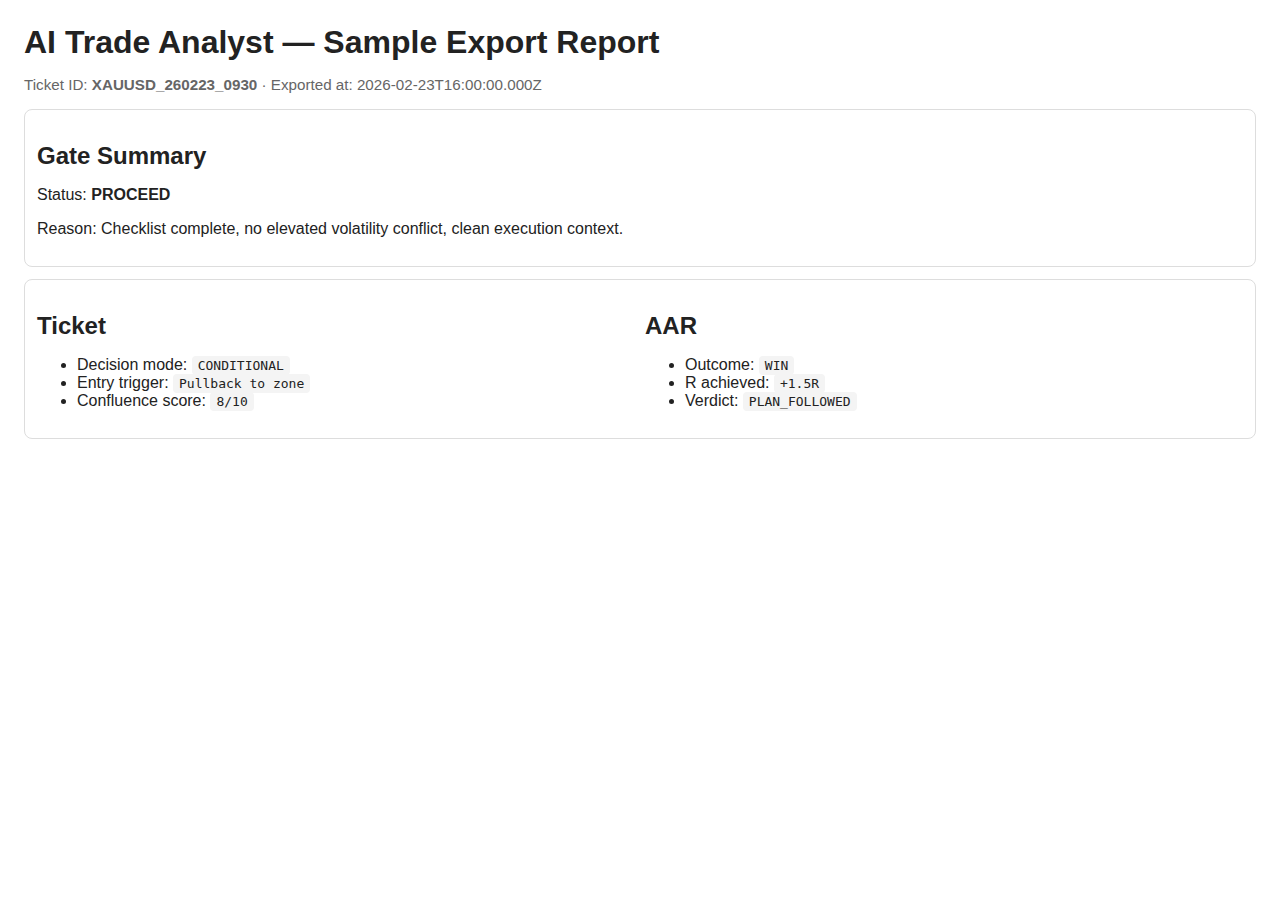
<file: examples/sample_export_report.html>
<!doctype html>
<html lang="en">
<head>
  <meta charset="utf-8" />
  <meta name="viewport" content="width=device-width, initial-scale=1" />
  <title>Sample Export Report</title>
  <style>
    body { font-family: Arial, sans-serif; margin: 24px; color: #222; }
    h1, h2 { margin-bottom: 8px; }
    .meta { color: #666; font-size: 0.95rem; margin-bottom: 16px; }
    .card { border: 1px solid #ddd; border-radius: 8px; padding: 12px; margin-bottom: 12px; }
    .grid { display: grid; grid-template-columns: repeat(2, minmax(0, 1fr)); gap: 10px; }
    code { background: #f4f4f4; padding: 2px 6px; border-radius: 4px; }
  </style>
</head>
<body>
  <h1>AI Trade Analyst — Sample Export Report</h1>
  <p class="meta">Ticket ID: <strong>XAUUSD_260223_0930</strong> · Exported at: 2026-02-23T16:00:00.000Z</p>

  <div class="card">
    <h2>Gate Summary</h2>
    <p>Status: <strong>PROCEED</strong></p>
    <p>Reason: Checklist complete, no elevated volatility conflict, clean execution context.</p>
  </div>

  <div class="card grid">
    <div>
      <h2>Ticket</h2>
      <ul>
        <li>Decision mode: <code>CONDITIONAL</code></li>
        <li>Entry trigger: <code>Pullback to zone</code></li>
        <li>Confluence score: <code>8/10</code></li>
      </ul>
    </div>
    <div>
      <h2>AAR</h2>
      <ul>
        <li>Outcome: <code>WIN</code></li>
        <li>R achieved: <code>+1.5R</code></li>
        <li>Verdict: <code>PLAN_FOLLOWED</code></li>
      </ul>
    </div>
  </div>
</body>
</html>
</file>
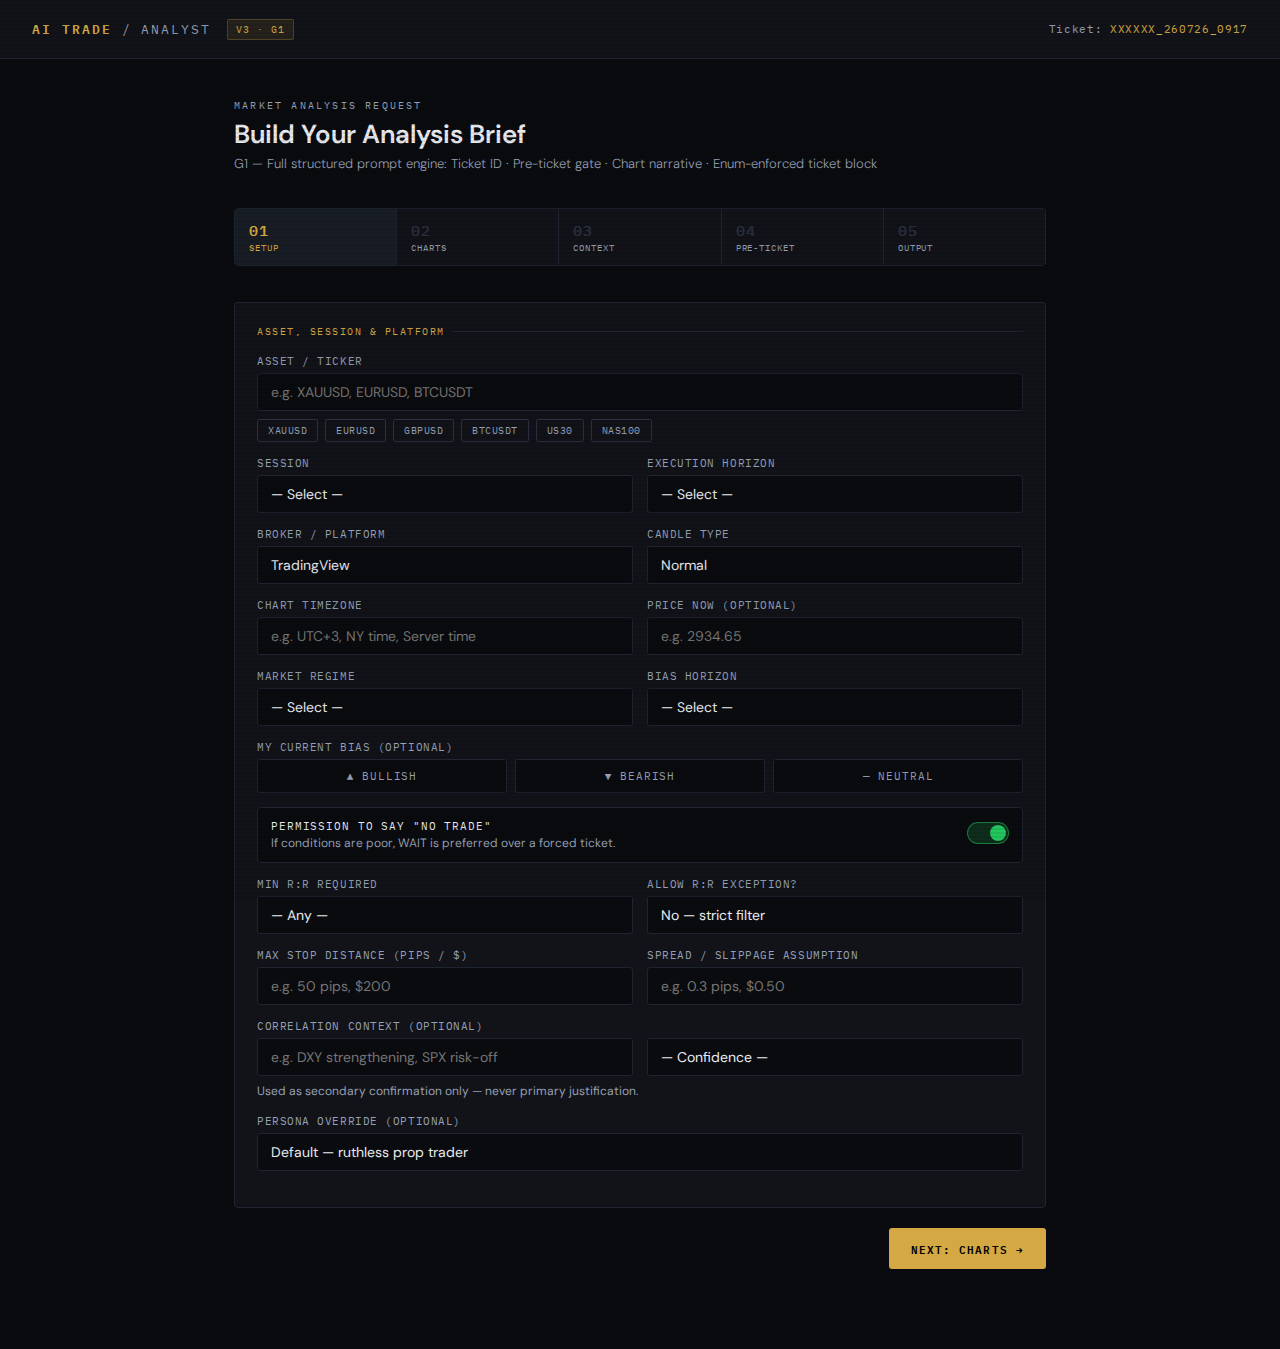
<file: app/releases/V3-G1.html>
<!DOCTYPE html>
<html lang="en">
<head>
<meta charset="UTF-8">
<meta name="viewport" content="width=device-width, initial-scale=1.0">
<title>AI Trade Analyst — V3</title>
<link href="https://fonts.googleapis.com/css2?family=IBM+Plex+Mono:wght@400;500;600&family=DM+Sans:wght@300;400;500;600&display=swap" rel="stylesheet">
<style>
  :root {
    --bg: #0a0b0e;
    --surface: #111318;
    --surface2: #181c24;
    --border: #1e2430;
    --border2: #2a3040;
    --gold: #d4a843;
    --gold2: #f0c060;
    --green: #22c55e;
    --red: #ef4444;
    --amber: #f59e0b;
    --text: #e8eaf0;
    --muted: #96a0b5;
    --secondary-text: #b3bbcd;
    --accent: #3b6fff;
  }

  * { box-sizing: border-box; margin: 0; padding: 0; }

  body {
    background: var(--bg);
    color: var(--text);
    font-family: 'DM Sans', sans-serif;
    min-height: 100vh;
  }

  body::before {
    content: '';
    position: fixed;
    inset: 0;
    background: repeating-linear-gradient(0deg, transparent, transparent 2px, rgba(0,0,0,0.07) 2px, rgba(0,0,0,0.07) 4px);
    pointer-events: none;
    z-index: 1000;
  }

  /* ── HEADER ── */
  .header {
    border-bottom: 1px solid var(--border);
    padding: 18px 32px;
    display: flex;
    align-items: center;
    justify-content: space-between;
    background: var(--surface);
    position: sticky;
    top: 0;
    z-index: 100;
    gap: 12px;
  }

  .header-left { display: flex; align-items: center; gap: 16px; }

  .logo {
    font-family: 'IBM Plex Mono', monospace;
    font-size: 13px;
    font-weight: 600;
    color: var(--gold);
    letter-spacing: 0.15em;
    text-transform: uppercase;
  }
  .logo span { color: var(--muted); font-weight: 400; }

  .version-pill {
    font-family: 'IBM Plex Mono', monospace;
    font-size: 10px;
    padding: 3px 8px;
    border-radius: 2px;
    background: rgba(212,168,67,0.1);
    border: 1px solid rgba(212,168,67,0.25);
    color: var(--gold);
    letter-spacing: 0.1em;
  }

  .ticket-id-header {
    font-family: 'IBM Plex Mono', monospace;
    font-size: 11px;
    color: var(--muted);
    letter-spacing: 0.06em;
  }
  .ticket-id-header span { color: var(--gold); }

  /* ── MAIN ── */
  .main { max-width: 860px; margin: 0 auto; padding: 40px 24px 80px; }

  .page-title {
    font-family: 'IBM Plex Mono', monospace;
    font-size: 10px;
    letter-spacing: 0.22em;
    color: var(--muted);
    text-transform: uppercase;
    margin-bottom: 6px;
  }

  h1 { font-size: 26px; font-weight: 600; margin-bottom: 4px; line-height: 1.25; }

  .subtitle { color: var(--muted); font-size: 13px; margin-bottom: 36px; font-weight: 300; }

  /* ── STEPS ── */
  .steps {
    display: flex;
    margin-bottom: 36px;
    border: 1px solid var(--border);
    border-radius: 4px;
    overflow: hidden;
  }

  .step {
    flex: 1;
    padding: 11px 14px;
    font-family: 'IBM Plex Mono', monospace;
    font-size: 9px;
    letter-spacing: 0.1em;
    color: var(--muted);
    background: var(--surface);
    border-right: 1px solid var(--border);
    cursor: pointer;
    transition: all 0.2s;
    text-transform: uppercase;
    line-height: 1.4;
  }
  .step:last-child { border-right: none; }
  .step .step-num { display: block; font-size: 15px; font-weight: 600; color: var(--border2); margin-bottom: 1px; transition: color 0.2s; }
  .step.active { background: var(--surface2); color: var(--gold); }
  .step.active .step-num { color: var(--gold); }
  .step.done { color: var(--green); }
  .step.done .step-num { color: var(--green); }

  /* ── SECTIONS ── */
  .section { display: none; animation: fadeIn 0.25s ease; }
  .section.active { display: block; }
  @keyframes fadeIn { from { opacity: 0; transform: translateY(6px); } to { opacity: 1; transform: translateY(0); } }

  /* ── CARDS ── */
  .card {
    background: var(--surface);
    border: 1px solid var(--border);
    border-radius: 4px;
    padding: 22px;
    margin-bottom: 14px;
  }

  .card-label {
    font-family: 'IBM Plex Mono', monospace;
    font-size: 10px;
    letter-spacing: 0.15em;
    color: var(--gold);
    text-transform: uppercase;
    margin-bottom: 16px;
    display: flex;
    align-items: center;
    gap: 8px;
  }
  .card-label::after { content: ''; flex: 1; height: 1px; background: var(--border); }

  .card-label.green { color: var(--green); }
  .card-label.amber { color: var(--amber); }

  /* gate badge */
  .gate-badge {
    font-family: 'IBM Plex Mono', monospace;
    font-size: 9px;
    padding: 2px 7px;
    border-radius: 2px;
    background: rgba(239,68,68,0.12);
    border: 1px solid rgba(239,68,68,0.3);
    color: var(--red);
    letter-spacing: 0.08em;
    margin-left: auto;
  }
  .gate-badge.ok {
    background: rgba(34,197,94,0.1);
    border-color: rgba(34,197,94,0.3);
    color: var(--green);
  }

  /* ── FORM ELEMENTS ── */
  label {
    display: block;
    font-size: 11px;
    color: var(--muted);
    margin-bottom: 5px;
    font-family: 'IBM Plex Mono', monospace;
    letter-spacing: 0.05em;
    text-transform: uppercase;
  }

  input[type="text"],
  input[type="number"],
  select,
  textarea {
    width: 100%;
    background: var(--bg);
    border: 1px solid var(--border);
    border-radius: 3px;
    color: var(--text);
    font-family: 'DM Sans', sans-serif;
    font-size: 14px;
    padding: 9px 13px;
    outline: none;
    transition: border-color 0.2s;
    margin-bottom: 14px;
    -webkit-appearance: none;
  }
  input[type="text"]:focus,
  input[type="number"]:focus,
  select:focus,
  textarea:focus { border-color: var(--gold); }
  select { cursor: pointer; }
  select option { background: var(--surface2); }
  textarea { resize: vertical; min-height: 72px; }

  .row { display: grid; grid-template-columns: 1fr 1fr; gap: 14px; }
  .row-3 { display: grid; grid-template-columns: 1fr 1fr 1fr; gap: 14px; }

  /* ── UPLOAD ZONES ── */
  .tf-grid { display: grid; grid-template-columns: 1fr 1fr; gap: 10px; }

  .upload-zone {
    border: 1px dashed var(--border2);
    border-radius: 4px;
    padding: 18px 14px;
    text-align: center;
    cursor: pointer;
    transition: all 0.2s;
    background: var(--bg);
    position: relative;
    overflow: hidden;
  }
  .upload-zone:hover { border-color: var(--gold); background: rgba(212,168,67,0.03); }
  .upload-zone.has-file { border-color: var(--green); border-style: solid; background: rgba(34,197,94,0.04); }
  .upload-zone input[type="file"] { position: absolute; inset: 0; opacity: 0; cursor: pointer; width: 100%; height: 100%; margin: 0; padding: 0; }
  .upload-tf-label { font-family: 'IBM Plex Mono', monospace; font-size: 11px; letter-spacing: 0.1em; color: var(--gold); text-transform: uppercase; display: block; margin-bottom: 3px; }
  .upload-desc { font-size: 11px; color: var(--muted); display: block; margin-bottom: 6px; }
  .upload-icon { font-size: 22px; margin-bottom: 4px; display: block; }
  .upload-filename { font-size: 11px; color: var(--green); font-family: 'IBM Plex Mono', monospace; word-break: break-all; display: none; }
  .upload-zone.has-file .upload-filename { display: block; }
  .upload-zone.has-file .upload-icon,
  .upload-zone.has-file .upload-desc { display: none; }
  .preview-img { width: 100%; height: 72px; object-fit: cover; border-radius: 2px; margin-bottom: 5px; display: none; }
  .upload-zone.has-file .preview-img { display: block; }

  /* upload warning */
  .upload-warning {
    display: none;
    font-family: 'IBM Plex Mono', monospace;
    font-size: 11px;
    color: var(--amber);
    background: rgba(245,158,11,0.08);
    border: 1px solid rgba(245,158,11,0.25);
    border-radius: 3px;
    padding: 8px 12px;
    margin-top: 12px;
    letter-spacing: 0.04em;
  }
  .upload-warning.visible { display: block; }

  /* ── RADIO GROUPS (Pre-Ticket) ── */
  .radio-group {
    display: flex;
    flex-wrap: wrap;
    gap: 6px;
    margin-bottom: 14px;
  }

  .radio-opt {
    padding: 7px 13px;
    border: 1px solid var(--border);
    border-radius: 3px;
    cursor: pointer;
    font-size: 12px;
    color: var(--muted);
    transition: all 0.15s;
    user-select: none;
    font-family: 'DM Sans', sans-serif;
  }
  .radio-opt:hover { border-color: var(--border2); color: var(--text); }

  .radio-opt.sel-trending  { border-color: var(--green); background: rgba(34,197,94,0.08); color: var(--green); }
  .radio-opt.sel-ranging   { border-color: var(--amber); background: rgba(245,158,11,0.08); color: var(--amber); }
  .radio-opt.sel-transition{ border-color: var(--accent); background: rgba(59,111,255,0.08); color: var(--accent); }
  .radio-opt.sel-poi       { border-color: var(--gold); background: rgba(212,168,67,0.08); color: var(--gold); }
  .radio-opt.sel-midrange  { border-color: var(--muted); background: rgba(107,115,133,0.08); color: var(--text); }
  .radio-opt.sel-extremes  { border-color: var(--red); background: rgba(239,68,68,0.08); color: var(--red); }
  .radio-opt.sel-aligned   { border-color: var(--green); background: rgba(34,197,94,0.08); color: var(--green); }
  .radio-opt.sel-counter   { border-color: var(--red); background: rgba(239,68,68,0.08); color: var(--red); }
  .radio-opt.sel-mixed     { border-color: var(--amber); background: rgba(245,158,11,0.08); color: var(--amber); }
  .radio-opt.sel-nearliq   { border-color: var(--red); background: rgba(239,68,68,0.08); color: var(--red); }
  .radio-opt.sel-eq        { border-color: var(--muted); background: rgba(107,115,133,0.08); color: var(--text); }
  .radio-opt.sel-none      { border-color: var(--border2); color: var(--muted); }
  .radio-opt.sel-normal    { border-color: var(--green); background: rgba(34,197,94,0.08); color: var(--green); }
  .radio-opt.sel-elevated  { border-color: var(--red); background: rgba(239,68,68,0.08); color: var(--red); }
  .radio-opt.sel-clean     { border-color: var(--green); background: rgba(34,197,94,0.08); color: var(--green); }
  .radio-opt.sel-messy     { border-color: var(--amber); background: rgba(245,158,11,0.08); color: var(--amber); }
  .radio-opt.sel-chop      { border-color: var(--red); background: rgba(239,68,68,0.08); color: var(--red); }
  .radio-opt.sel-veryhigh  { border-color: var(--green); background: rgba(34,197,94,0.1); color: var(--green); }
  .radio-opt.sel-high      { border-color: var(--gold); background: rgba(212,168,67,0.08); color: var(--gold); }
  .radio-opt.sel-medium    { border-color: var(--amber); background: rgba(245,158,11,0.08); color: var(--amber); }
  .radio-opt.sel-low       { border-color: var(--red); background: rgba(239,68,68,0.08); color: var(--red); }

  /* pre-ticket field rows */
  .ptc-row { margin-bottom: 14px; }
  .ptc-row label { margin-bottom: 6px; }

  /* gate status bar */
  .gate-status {
    display: flex;
    align-items: center;
    gap: 10px;
    padding: 10px 14px;
    border-radius: 3px;
    border: 1px solid var(--border);
    background: var(--bg);
    font-family: 'IBM Plex Mono', monospace;
    font-size: 11px;
    color: var(--muted);
    margin-top: 4px;
    transition: all 0.3s;
  }
  .gate-status.wait {
    border-color: rgba(239,68,68,0.35);
    background: rgba(239,68,68,0.05);
    color: var(--red);
  }
  .gate-status.caution {
    border-color: rgba(245,158,11,0.35);
    background: rgba(245,158,11,0.05);
    color: var(--amber);
  }
  .gate-status.proceed {
    border-color: rgba(34,197,94,0.35);
    background: rgba(34,197,94,0.05);
    color: var(--green);
  }
  .gate-dot {
    width: 8px; height: 8px;
    border-radius: 50%;
    background: var(--muted);
    flex-shrink: 0;
    transition: background 0.3s;
  }
  .gate-status.wait .gate-dot { background: var(--red); }
  .gate-status.caution .gate-dot { background: var(--amber); }
  .gate-status.proceed .gate-dot { background: var(--green); }

  /* ── BIAS BUTTONS ── */
  .bias-row { display: flex; gap: 8px; margin-bottom: 14px; }
  .bias-btn {
    flex: 1; padding: 9px;
    border-radius: 3px; border: 1px solid var(--border);
    background: var(--bg); color: var(--muted);
    font-family: 'IBM Plex Mono', monospace; font-size: 11px;
    letter-spacing: 0.08em; text-transform: uppercase;
    cursor: pointer; transition: all 0.15s; text-align: center;
  }
  .bias-btn[data-val="BULLISH"].selected { border-color: var(--green); background: rgba(34,197,94,0.08); color: var(--green); }
  .bias-btn[data-val="BEARISH"].selected { border-color: var(--red); background: rgba(239,68,68,0.08); color: var(--red); }
  .bias-btn[data-val="NEUTRAL"].selected { border-color: var(--gold); background: rgba(212,168,67,0.08); color: var(--gold); }

  /* ── CONFLUENCE SLIDER ── */
  .slider-wrap { margin-bottom: 14px; }
  .slider-header { display: flex; justify-content: space-between; align-items: baseline; margin-bottom: 6px; }
  .slider-label { font-family: 'IBM Plex Mono', monospace; font-size: 11px; color: var(--muted); text-transform: uppercase; letter-spacing: 0.05em; }
  .slider-val { font-family: 'IBM Plex Mono', monospace; font-size: 18px; font-weight: 600; color: var(--gold); }
  .slider-subtext { font-size: 11px; color: var(--muted); margin-top: 4px; }
  input[type="range"] {
    width: 100%;
    -webkit-appearance: none;
    height: 4px;
    background: var(--border2);
    border-radius: 2px;
    outline: none;
    accent-color: var(--gold);
    margin: 0;
    padding: 0;
  }
  input[type="range"]::-webkit-slider-thumb {
    -webkit-appearance: none;
    width: 18px; height: 18px;
    border-radius: 50%;
    background: var(--gold);
    cursor: pointer;
    border: 2px solid var(--bg);
  }

  /* ── SUGGESTIONS ── */
  .suggestions { display: flex; gap: 7px; flex-wrap: wrap; margin-top: -6px; margin-bottom: 14px; }
  .sug-pill {
    font-family: 'IBM Plex Mono', monospace; font-size: 10px;
    padding: 4px 10px; border: 1px solid var(--border2); border-radius: 2px;
    color: var(--muted); cursor: pointer; transition: all 0.15s; letter-spacing: 0.05em;
  }
  .sug-pill:hover { border-color: var(--gold); color: var(--gold); }

  /* ── TOGGLE (No-Trade) ── */
  .toggle-wrap {
    display: flex; align-items: center; justify-content: space-between;
    gap: 14px; padding: 11px 13px; border: 1px solid var(--border);
    border-radius: 4px; background: var(--bg); margin-bottom: 14px;
  }
  .toggle-left { display: flex; flex-direction: column; gap: 2px; }
  .toggle-title { font-family: 'IBM Plex Mono', monospace; font-size: 11px; letter-spacing: 0.08em; text-transform: uppercase; color: var(--text); }
  .toggle-sub { font-size: 12px; color: var(--muted); }
  .switch { position: relative; width: 42px; height: 22px; flex-shrink: 0; }
  .switch input { display: none; }
  .slider-sw {
    position: absolute; cursor: pointer; inset: 0;
    background: rgba(107,115,133,0.25); border: 1px solid var(--border2);
    transition: all 0.2s; border-radius: 999px;
  }
  .slider-sw::before {
    content: ''; position: absolute; height: 16px; width: 16px;
    left: 3px; top: 50%; transform: translateY(-50%);
    background: var(--text); transition: all 0.2s; border-radius: 50%; opacity: 0.9;
  }
  .switch input:checked + .slider-sw { background: rgba(34,197,94,0.18); border-color: rgba(34,197,94,0.5); }
  .switch input:checked + .slider-sw::before { transform: translate(19px,-50%); background: var(--green); opacity: 1; }

  /* ── ANALYSIS REQUESTS CHECKBOXES ── */
  .checkbox-grid { display: grid; grid-template-columns: 1fr 1fr; gap: 7px; }
  .checkbox-item {
    display: flex; align-items: center; gap: 9px;
    padding: 9px 13px; border: 1px solid var(--border); border-radius: 3px;
    cursor: pointer; transition: all 0.15s; background: var(--bg);
  }
  .checkbox-item:hover { border-color: var(--border2); }
  .checkbox-item.checked { border-color: var(--gold); background: rgba(212,168,67,0.06); }
  .checkbox-item input { display: none; }
  .check-box {
    width: 14px; height: 14px; border: 1px solid var(--border2); border-radius: 2px;
    flex-shrink: 0; display: flex; align-items: center; justify-content: center;
    font-size: 10px; transition: all 0.15s;
  }
  .checkbox-item.checked .check-box { background: var(--gold); border-color: var(--gold); color: #000; }
  .check-text { font-size: 13px; color: var(--muted); transition: color 0.15s; }
  .checkbox-item.checked .check-text { color: var(--text); }

  /* ── BUTTONS ── */
  .btn-row { display: flex; gap: 10px; margin-top: 20px; justify-content: flex-end; }
  .btn {
    font-family: 'IBM Plex Mono', monospace; font-size: 11px;
    letter-spacing: 0.1em; text-transform: uppercase;
    padding: 11px 22px; border-radius: 3px; border: none;
    cursor: pointer; transition: all 0.15s;
  }
  .btn-ghost { background: transparent; border: 1px solid var(--border2); color: var(--muted); }
  .btn-ghost:hover { border-color: var(--text); color: var(--text); }
  .btn-primary { background: var(--gold); color: #000; font-weight: 600; }
  .btn-primary:hover { background: var(--gold2); }
  .btn-primary:disabled { opacity: 0.35; cursor: not-allowed; }

  /* ── OUTPUT PANEL ── */
  .output-panel {
    background: var(--bg); border: 1px solid var(--border);
    border-radius: 4px; padding: 18px; margin-top: 20px;
  }
  .output-header {
    display: flex; align-items: center;
    justify-content: space-between; margin-bottom: 14px;
    flex-wrap: wrap; gap: 8px;
  }
  .output-title {
    font-family: 'IBM Plex Mono', monospace; font-size: 10px;
    letter-spacing: 0.15em; color: var(--green); text-transform: uppercase;
  }
  .copy-btn {
    font-family: 'IBM Plex Mono', monospace; font-size: 10px;
    padding: 6px 13px; background: transparent; border: 1px solid var(--border2);
    color: var(--muted); border-radius: 2px; cursor: pointer;
    letter-spacing: 0.08em; text-transform: uppercase; transition: all 0.15s;
  }
  .copy-btn:hover { border-color: var(--green); color: var(--green); }
  #outputText {
    font-family: 'IBM Plex Mono', monospace; font-size: 11.5px;
    line-height: 1.72; color: var(--text); white-space: pre-wrap; word-break: break-word;
  }

  /* ── EXPORT BUTTONS ── */
  .export-btn {
    font-family: 'IBM Plex Mono', monospace; font-size: 10px;
    padding: 6px 13px; background: transparent; border: 1px solid var(--border2);
    color: var(--muted); border-radius: 2px; cursor: pointer;
    letter-spacing: 0.08em; text-transform: uppercase; transition: all 0.15s;
  }
  .export-btn:hover { border-color: var(--gold); color: var(--gold); }

  /* ── WAIT PANEL ── */
  .wait-panel {
    display: none;
    border: 1px solid rgba(245,158,11,0.35);
    background: rgba(245,158,11,0.04);
    border-radius: 4px;
    padding: 16px;
    margin-top: 14px;
  }
  .wait-panel.visible { display: block; }
  .wait-panel label { color: var(--amber); }
  .wait-panel select { border-color: rgba(245,158,11,0.3); }
  .wait-panel input { border-color: rgba(245,158,11,0.3); }

  /* ── DIVIDER ── */
  .divider { border: none; border-top: 1px solid var(--border); margin: 18px 0; }

  /* ── HINT TEXT ── */
  .hint { font-size: 12px; color: var(--muted); margin-top: -10px; margin-bottom: 14px; line-height: 1.5; }

  /* ── STEP NOTE ── */
  .step-note {
    font-size: 12px;
    color: var(--muted);
    margin-bottom: 18px;
    line-height: 1.6;
    padding: 10px 14px;
    border-left: 2px solid var(--border2);
  }

  /* ── RESPONSIVE ── */
  @media (max-width: 620px) {
    .row, .row-3 { grid-template-columns: 1fr; }
    .tf-grid { grid-template-columns: 1fr; }
    .checkbox-grid { grid-template-columns: 1fr; }
    .steps { flex-direction: column; }
    .step { border-right: none; border-bottom: 1px solid var(--border); }
    .step:last-child { border-bottom: none; }
    .bias-row { flex-direction: column; }
  }

  /* ── PRINT / PDF ── */
  @media print {
    :root {
      --bg: #ffffff;
      --surface: #ffffff;
      --surface2: #ffffff;
      --border: #d1d5df;
      --border2: #bcc4d3;
      --text: #10131a;
      --muted: #4d5668;
      --secondary-text: #2d3444;
    }

    * {
      color-scheme: light !important;
      box-shadow: none !important;
      text-shadow: none !important;
    }

    body {
      background: #ffffff !important;
      color: #10131a !important;
      -webkit-print-color-adjust: exact;
      print-color-adjust: exact;
    }

    body::before { display: none !important; }

    .header,
    .card,
    .output-panel {
      background: #ffffff !important;
      border-color: #d1d5df !important;
    }

    #outputText { color: #10131a !important; }
    .btn-row, .steps, .sug-pill { display: none !important; }

    .header,
    .card,
    .output-panel,
    .checkbox-item,
    .toggle-wrap,
    .wait-panel,
    .step-note,
    .gate-badge,
    .verdict-box {
      break-inside: avoid;
      page-break-inside: avoid;
    }

    table,
    tr,
    td,
    th {
      break-inside: avoid;
      page-break-inside: avoid;
    }

    .section { display: block !important; }
  }
</style>
</head>
<body>

<header class="header">
  <div class="header-left">
    <div class="logo">AI Trade <span>/ Analyst</span></div>
    <div class="version-pill">V3 · G1</div>
  </div>
  <div class="ticket-id-header">Ticket: <span id="ticketIdHeader">—</span></div>
</header>

<main class="main">
  <div class="page-title">Market Analysis Request</div>
  <h1>Build Your Analysis Brief</h1>
  <p class="subtitle">G1 — Full structured prompt engine: Ticket ID · Pre-ticket gate · Chart narrative · Enum-enforced ticket block</p>

  <div class="steps">
    <div class="step active" onclick="goTo(0)"><span class="step-num">01</span>Setup</div>
    <div class="step" onclick="goTo(1)"><span class="step-num">02</span>Charts</div>
    <div class="step" onclick="goTo(2)"><span class="step-num">03</span>Context</div>
    <div class="step" onclick="goTo(3)"><span class="step-num">04</span>Pre-Ticket</div>
    <div class="step" onclick="goTo(4)"><span class="step-num">05</span>Output</div>
  </div>

  <!-- ════════════════════════════════════════
       STEP 1: SETUP
  ════════════════════════════════════════ -->
  <div class="section active" id="section-0">
    <div class="card">
      <div class="card-label">Asset, Session & Platform</div>

      <label>Asset / Ticker</label>
      <input type="text" id="asset" placeholder="e.g. XAUUSD, EURUSD, BTCUSDT" oninput="onAssetInput()">
      <div class="suggestions">
        <span class="sug-pill" onclick="setAsset('XAUUSD')">XAUUSD</span>
        <span class="sug-pill" onclick="setAsset('EURUSD')">EURUSD</span>
        <span class="sug-pill" onclick="setAsset('GBPUSD')">GBPUSD</span>
        <span class="sug-pill" onclick="setAsset('BTCUSDT')">BTCUSDT</span>
        <span class="sug-pill" onclick="setAsset('US30')">US30</span>
        <span class="sug-pill" onclick="setAsset('NAS100')">NAS100</span>
      </div>

      <div class="row">
        <div>
          <label>Session</label>
          <select id="session" onchange="syncOutput()">
            <option value="">— Select —</option>
            <option>London Open</option>
            <option>London Mid</option>
            <option>NY Open</option>
            <option>NY AM</option>
            <option>NY PM / Close</option>
            <option>Asia Session</option>
            <option>Swing / Multi-day</option>
          </select>
        </div>
        <div>
          <label>Execution Horizon</label>
          <select id="execHorizon" onchange="syncOutput()">
            <option value="">— Select —</option>
            <option>Scalp</option>
            <option>Intraday</option>
            <option>Swing</option>
            <option>All ideas</option>
          </select>
        </div>
      </div>

      <div class="row">
        <div>
          <label>Broker / Platform</label>
          <select id="broker" onchange="syncOutput()">
            <option>TradingView</option>
            <option>MT5</option>
            <option>cTrader</option>
            <option>Other</option>
          </select>
        </div>
        <div>
          <label>Candle Type</label>
          <select id="candleType" onchange="syncOutput()">
            <option>Normal</option>
            <option>Heikin Ashi</option>
            <option>Renko</option>
          </select>
        </div>
      </div>

      <div class="row">
        <div>
          <label>Chart Timezone</label>
          <input type="text" id="chartTimezone" placeholder="e.g. UTC+3, NY time, Server time" oninput="syncOutput()">
        </div>
        <div>
          <label>Price Now (optional)</label>
          <input type="text" id="priceNow" placeholder="e.g. 2934.65" oninput="syncOutput()">
        </div>
      </div>

      <div class="row">
        <div>
          <label>Market Regime</label>
          <select id="regime" onchange="syncOutput()">
            <option value="">— Select —</option>
            <option>Trending</option>
            <option>Ranging</option>
            <option>Volatile / News-driven</option>
            <option>Unsure — please assess</option>
          </select>
        </div>
        <div>
          <label>Bias Horizon</label>
          <select id="biasHorizon" onchange="syncOutput()">
            <option value="">— Select —</option>
            <option>HTF swing bias (D/4H)</option>
            <option>Intraday bias (1H/30m)</option>
            <option>Scalp bias (15m/5m)</option>
            <option>Mixed / counter-trend acceptable</option>
          </select>
        </div>
      </div>

      <label>My Current Bias (optional)</label>
      <div class="bias-row">
        <div class="bias-btn" data-val="BULLISH" onclick="setBias(this)">▲ Bullish</div>
        <div class="bias-btn" data-val="BEARISH" onclick="setBias(this)">▼ Bearish</div>
        <div class="bias-btn" data-val="NEUTRAL" onclick="setBias(this)">— Neutral</div>
      </div>

      <div class="toggle-wrap">
        <div class="toggle-left">
          <div class="toggle-title">Permission to say "No Trade"</div>
          <div class="toggle-sub">If conditions are poor, WAIT is preferred over a forced ticket.</div>
        </div>
        <label class="switch">
          <input type="checkbox" id="noTradeToggle" onchange="syncOutput()" checked>
          <span class="slider-sw"></span>
        </label>
      </div>

      <div class="row">
        <div>
          <label>Min R:R Required</label>
          <select id="minRR" onchange="syncOutput()">
            <option value="">— Any —</option>
            <option value="1.5">1.5R minimum</option>
            <option value="2">2R minimum</option>
            <option value="2.5">2.5R minimum</option>
            <option value="3">3R minimum</option>
          </select>
        </div>
        <div>
          <label>Allow R:R Exception?</label>
          <select id="rrException" onchange="toggleRRJustification(); syncOutput()">
            <option value="no">No — strict filter</option>
            <option value="yes">Yes — if win-rate logic is strong</option>
          </select>
        </div>
      </div>
      <div id="rrJustWrap" style="display:none;">
        <label>Exception Justification (required)</label>
        <input type="text" id="rrJustification" placeholder="e.g. High-probability mean reversion with historical 70%+ hit rate" oninput="syncOutput()">
      </div>

      <div class="row">
        <div>
          <label>Max Stop Distance (pips / $)</label>
          <input type="text" id="maxStop" placeholder="e.g. 50 pips, $200" oninput="syncOutput()">
        </div>
        <div>
          <label>Spread / Slippage Assumption</label>
          <input type="text" id="spread" placeholder="e.g. 0.3 pips, $0.50" oninput="syncOutput()">
        </div>
      </div>

      <label>Correlation Context (optional)</label>
      <div class="row">
        <div>
          <input type="text" id="correlationNote" placeholder="e.g. DXY strengthening, SPX risk-off" oninput="syncOutput()" style="margin-bottom:0">
        </div>
        <div>
          <select id="correlationConf" onchange="syncOutput()" style="margin-bottom:0">
            <option value="">— Confidence —</option>
            <option value="Low">Low confidence</option>
            <option value="Med">Medium confidence</option>
            <option value="High">High confidence</option>
          </select>
        </div>
      </div>
      <p class="hint" style="margin-top:6px;">Used as secondary confirmation only — never primary justification.</p>

      <label>Persona Override (optional)</label>
      <select id="persona" onchange="syncOutput()">
        <option value="">Default — ruthless prop trader</option>
        <option value="ICT purist">ICT purist</option>
        <option value="SMC + Volume Profile">SMC + Volume Profile</option>
        <option value="Pure price action">Pure price action</option>
        <option value="Wyckoff methodology">Wyckoff methodology</option>
      </select>
    </div>

    <div class="btn-row">
      <button class="btn btn-primary" onclick="goTo(1)">Next: Charts →</button>
    </div>
  </div>

  <!-- ════════════════════════════════════════
       STEP 2: CHARTS
  ════════════════════════════════════════ -->
  <div class="section" id="section-1">
    <div class="card">
      <div class="card-label">Chart Screenshots</div>
      <p class="step-note">Upload a screenshot for each timeframe. At least HTF + Mid TF strongly recommended. Screenshots embed into the HTML export automatically.</p>

      <div class="tf-grid">
        <div class="upload-zone" id="zone-htf" onclick="triggerUpload('upload-htf')">
          <input type="file" id="upload-htf" accept="image/*" onchange="handleUpload(this,'zone-htf','label-htf','htf')">
          <span class="upload-icon">📈</span>
          <span class="upload-tf-label">HTF</span>
          <span class="upload-desc">Daily / Weekly</span>
          <img class="preview-img" id="prev-htf">
          <span class="upload-filename" id="label-htf"></span>
        </div>
        <div class="upload-zone" id="zone-mid" onclick="triggerUpload('upload-mid')">
          <input type="file" id="upload-mid" accept="image/*" onchange="handleUpload(this,'zone-mid','label-mid','mid')">
          <span class="upload-icon">📊</span>
          <span class="upload-tf-label">Mid TF</span>
          <span class="upload-desc">4H / 1H</span>
          <img class="preview-img" id="prev-mid">
          <span class="upload-filename" id="label-mid"></span>
        </div>
        <div class="upload-zone" id="zone-ltf" onclick="triggerUpload('upload-ltf')">
          <input type="file" id="upload-ltf" accept="image/*" onchange="handleUpload(this,'zone-ltf','label-ltf','ltf')">
          <span class="upload-icon">🔍</span>
          <span class="upload-tf-label">LTF</span>
          <span class="upload-desc">15m / 5m</span>
          <img class="preview-img" id="prev-ltf">
          <span class="upload-filename" id="label-ltf"></span>
        </div>
        <div class="upload-zone" id="zone-exec" onclick="triggerUpload('upload-exec')">
          <input type="file" id="upload-exec" accept="image/*" onchange="handleUpload(this,'zone-exec','label-exec','exec')">
          <span class="upload-icon">⚡</span>
          <span class="upload-tf-label">Exec TF</span>
          <span class="upload-desc">1m / 3m (optional)</span>
          <img class="preview-img" id="prev-exec">
          <span class="upload-filename" id="label-exec"></span>
        </div>
      </div>

      <div class="upload-warning" id="uploadWarning">
        ⚠ No screenshots uploaded. The AI will still analyse but quality will be limited.
      </div>

      <div class="divider"></div>

      <div class="row">
        <div>
          <label>Screenshot Cleanliness</label>
          <select id="chartCleanliness" onchange="syncOutput()">
            <option value="Clean">Clean — no drawings</option>
            <option value="Light">Light drawings — some annotations</option>
            <option value="Heavy">Heavy drawings — AI should note drawings present</option>
          </select>
        </div>
        <div>
          <label>HTF Context (price location)</label>
          <select id="htfContextSetup" onchange="syncOutput()">
            <option value="">— Select —</option>
            <option>At HTF demand / support</option>
            <option>At HTF supply / resistance</option>
            <option>Mid-range</option>
            <option>Extended above HTF structure</option>
            <option>Extended below HTF structure</option>
            <option>Breaking out of range</option>
          </select>
        </div>
      </div>
    </div>

    <div class="btn-row">
      <button class="btn btn-ghost" onclick="goTo(0)">← Back</button>
      <button class="btn btn-primary" onclick="goToChartsNext()">Next: Context →</button>
    </div>
  </div>

  <!-- ════════════════════════════════════════
       STEP 3: CONTEXT + ANALYSIS REQUESTS
  ════════════════════════════════════════ -->
  <div class="section" id="section-2">
    <div class="card">
      <div class="card-label">Market Context</div>

      <label>Indicators on chart</label>
      <input type="text" id="indicators" placeholder="e.g. EMA 50/200, ICT FVG, Fibonacci, SR Zones" oninput="syncOutput()">

      <label>Key levels I already see</label>
      <textarea id="levels" placeholder="e.g. Resistance at 2950 (previous swing high). Support at 2898 (HTF demand zone). Trendline from Jan lows." oninput="syncOutput()"></textarea>

      <label>Upcoming news / events</label>
      <input type="text" id="news" placeholder="e.g. CPI tomorrow 8:30 ET, FOMC next week" oninput="syncOutput()">

      <label>Any open positions?</label>
      <input type="text" id="position" placeholder="e.g. Long XAUUSD from 2880, SL at 2855" oninput="syncOutput()">
    </div>

    <div class="card">
      <div class="card-label">Analysis Requests</div>
      <div class="checkbox-grid" id="requests">
        <label class="checkbox-item checked" onclick="toggleCheck(this)">
          <input type="checkbox" checked><div class="check-box">✓</div>
          <span class="check-text">Trend & key levels per TF</span>
        </label>
        <label class="checkbox-item checked" onclick="toggleCheck(this)">
          <input type="checkbox" checked><div class="check-box">✓</div>
          <span class="check-text">Primary trade ticket</span>
        </label>
        <label class="checkbox-item checked" onclick="toggleCheck(this)">
          <input type="checkbox" checked><div class="check-box">✓</div>
          <span class="check-text">No-trade conditions</span>
        </label>
        <label class="checkbox-item checked" onclick="toggleCheck(this)">
          <input type="checkbox" checked><div class="check-box">✓</div>
          <span class="check-text">Kill-switch conditions</span>
        </label>
        <label class="checkbox-item" onclick="toggleCheck(this)">
          <input type="checkbox"><div class="check-box"></div>
          <span class="check-text">Conditional alternative ticket</span>
        </label>
        <label class="checkbox-item" onclick="toggleCheck(this)">
          <input type="checkbox"><div class="check-box"></div>
          <span class="check-text">Liquidity analysis</span>
        </label>
        <label class="checkbox-item" onclick="toggleCheck(this)">
          <input type="checkbox"><div class="check-box"></div>
          <span class="check-text">HTF/LTF confluence</span>
        </label>
        <label class="checkbox-item" onclick="toggleCheck(this)">
          <input type="checkbox"><div class="check-box"></div>
          <span class="check-text">Invalidation scenarios</span>
        </label>
      </div>
    </div>

    <div class="btn-row">
      <button class="btn btn-ghost" onclick="goTo(1)">← Back</button>
      <button class="btn btn-primary" onclick="goTo(3)">Next: Pre-Ticket →</button>
    </div>
  </div>

  <!-- ════════════════════════════════════════
       STEP 4: PRE-TICKET CHECKLIST (mandatory gate)
  ════════════════════════════════════════ -->
  <div class="section" id="section-3">
    <div class="card">
      <div class="card-label amber">Pre-Ticket Checklist <span class="gate-badge" id="gateBadge">INCOMPLETE</span></div>
      <p class="step-note">Complete all 8 fields. This is your structural read before the AI commits to a ticket. The gate logic will warn you if conditions suggest WAIT.</p>

      <!-- 1. HTF State -->
      <div class="ptc-row">
        <label>1 · HTF State</label>
        <div class="radio-group" id="rg-htfState">
          <div class="radio-opt" data-val="Trending" data-sel="sel-trending" onclick="selectRadio('htfState',this)">Trending</div>
          <div class="radio-opt" data-val="Ranging" data-sel="sel-ranging" onclick="selectRadio('htfState',this)">Ranging</div>
          <div class="radio-opt" data-val="Transition" data-sel="sel-transition" onclick="selectRadio('htfState',this)">Transition</div>
        </div>
      </div>

      <!-- 2. HTF Location -->
      <div class="ptc-row">
        <label>2 · HTF Location</label>
        <div class="radio-group" id="rg-htfLocation">
          <div class="radio-opt" data-val="At POI" data-sel="sel-poi" onclick="selectRadio('htfLocation',this)">At POI</div>
          <div class="radio-opt" data-val="Mid-range" data-sel="sel-midrange" onclick="selectRadio('htfLocation',this)">Mid-range</div>
          <div class="radio-opt" data-val="At extremes" data-sel="sel-extremes" onclick="selectRadio('htfLocation',this)">At extremes</div>
        </div>
      </div>

      <!-- 3. LTF Alignment -->
      <div class="ptc-row">
        <label>3 · LTF Alignment</label>
        <div class="radio-group" id="rg-ltfAlignment">
          <div class="radio-opt" data-val="Aligned" data-sel="sel-aligned" onclick="selectRadio('ltfAlignment',this)">Aligned with HTF</div>
          <div class="radio-opt" data-val="Counter-trend" data-sel="sel-counter" onclick="selectRadio('ltfAlignment',this)">Counter-trend</div>
          <div class="radio-opt" data-val="Mixed" data-sel="sel-mixed" onclick="selectRadio('ltfAlignment',this)">Mixed</div>
        </div>
      </div>

      <!-- 4. Liquidity Context -->
      <div class="ptc-row">
        <label>4 · Liquidity Context</label>
        <div class="radio-group" id="rg-liquidityContext">
          <div class="radio-opt" data-val="Near obvious highs/lows" data-sel="sel-nearliq" onclick="selectRadio('liquidityContext',this)">Near obvious highs/lows</div>
          <div class="radio-opt" data-val="Equilibrium" data-sel="sel-eq" onclick="selectRadio('liquidityContext',this)">Equilibrium</div>
          <div class="radio-opt" data-val="None identified" data-sel="sel-none" onclick="selectRadio('liquidityContext',this)">None identified</div>
        </div>
      </div>

      <!-- 5. Volatility / News Risk -->
      <div class="ptc-row">
        <label>5 · Volatility / News Risk</label>
        <div class="radio-group" id="rg-volRisk">
          <div class="radio-opt" data-val="Normal" data-sel="sel-normal" onclick="selectRadio('volRisk',this)">Normal</div>
          <div class="radio-opt" data-val="Elevated" data-sel="sel-elevated" onclick="selectRadio('volRisk',this)">Elevated</div>
        </div>
      </div>

      <!-- 6. Execution Quality -->
      <div class="ptc-row">
        <label>6 · Execution Quality</label>
        <div class="radio-group" id="rg-execQuality">
          <div class="radio-opt" data-val="Clean" data-sel="sel-clean" onclick="selectRadio('execQuality',this)">Clean</div>
          <div class="radio-opt" data-val="Messy" data-sel="sel-messy" onclick="selectRadio('execQuality',this)">Messy</div>
          <div class="radio-opt" data-val="Chop" data-sel="sel-chop" onclick="selectRadio('execQuality',this)">Chop</div>
        </div>
      </div>

      <!-- 7. My Conviction Before AI -->
      <div class="ptc-row">
        <label>7 · My Conviction Level (before AI)</label>
        <div class="radio-group" id="rg-conviction">
          <div class="radio-opt" data-val="Very High" data-sel="sel-veryhigh" onclick="selectRadio('conviction',this)">Very High</div>
          <div class="radio-opt" data-val="High" data-sel="sel-high" onclick="selectRadio('conviction',this)">High</div>
          <div class="radio-opt" data-val="Medium" data-sel="sel-medium" onclick="selectRadio('conviction',this)">Medium</div>
          <div class="radio-opt" data-val="Low" data-sel="sel-low" onclick="selectRadio('conviction',this)">Low</div>
        </div>
      </div>

      <!-- 8. Personal Edge Tag -->
      <div class="ptc-row">
        <label>8 · My Personal Edge Tag on This Setup</label>
        <div class="radio-group" id="rg-edgeTag">
          <div class="radio-opt" data-val="High-probability pullback" data-sel="sel-aligned" onclick="selectRadio('edgeTag',this)">Pullback</div>
          <div class="radio-opt" data-val="Liquidity grab" data-sel="sel-poi" onclick="selectRadio('edgeTag',this)">Liquidity grab</div>
          <div class="radio-opt" data-val="FVG reclaim" data-sel="sel-trending" onclick="selectRadio('edgeTag',this)">FVG reclaim</div>
          <div class="radio-opt" data-val="Structure BOS" data-sel="sel-transition" onclick="selectRadio('edgeTag',this)">Structure BOS</div>
          <div class="radio-opt" data-val="Range boundary" data-sel="sel-ranging" onclick="selectRadio('edgeTag',this)">Range boundary</div>
          <div class="radio-opt" data-val="Other" data-sel="sel-none" onclick="selectRadio('edgeTag',this)">Other</div>
        </div>
      </div>

      <!-- Confluence Slider -->
      <div class="slider-wrap">
        <div class="slider-header">
          <div class="slider-label">Confluence Score (your gut-feel, pre-AI)</div>
          <div class="slider-val" id="confVal">7</div>
        </div>
        <input type="range" id="confluenceScore" min="1" max="10" value="7" oninput="onSlider()">
        <div class="slider-subtext">1 = very weak · 5 = moderate · 10 = highest conviction. This will be tracked vs outcomes.</div>
      </div>

      <!-- Gate Status -->
      <div class="gate-status" id="gateStatus">
        <div class="gate-dot"></div>
        <span id="gateText">Complete all 8 fields to see gate decision.</span>
      </div>

      <!-- WAIT Panel (shown when gate logic fires) -->
      <div class="wait-panel" id="waitPanel">
        <label>⚠ WAIT Reason Code</label>
        <select id="waitReason" onchange="syncOutput()">
          <option value="">— Select reason —</option>
          <option>Chop / range noise</option>
          <option>HTF-LTF conflict</option>
          <option>No POI / poor R:R</option>
          <option>News risk / volatility</option>
          <option>Already moved / late trend</option>
        </select>
        <label>Re-entry Condition (what would change WAIT to trade?)</label>
        <input type="text" id="reentryCondition" placeholder="e.g. Price sweeps 2890 liquidity and reclaims 2895 on 15m close" oninput="syncOutput()">
        <label>Time horizon for re-evaluation</label>
        <input type="text" id="reentryTime" placeholder="e.g. Re-check in 2H at NY open" oninput="syncOutput()">
      </div>
    </div>

    <div class="btn-row">
      <button class="btn btn-ghost" onclick="goTo(2)">← Back</button>
      <button class="btn btn-primary" onclick="buildAndShow()">Generate V3 Prompt →</button>
    </div>
  </div>

  <!-- ════════════════════════════════════════
       STEP 5: OUTPUT
  ════════════════════════════════════════ -->
  <div class="section" id="section-4">
    <div class="card">
      <div class="card-label green">Generated Prompt — V3</div>
      <p class="step-note">Copy & paste into Claude. Attach your chart screenshots in the same message. Ticket ID and timestamp are embedded.</p>

      <div class="output-panel">
        <div class="output-header">
          <span class="output-title">● PROMPT READY · <span id="outputTicketId">—</span></span>
          <div style="display:flex;gap:8px;flex-wrap:wrap;">
            <button class="copy-btn" onclick="copyPrompt()">Copy Prompt</button>
            <button class="export-btn" onclick="exportHTML()">Download HTML</button>
            <button class="export-btn" onclick="exportPDF()">Print / PDF</button>
          </div>
        </div>
        <div id="outputText">Fill in the form steps to generate your V3 prompt...</div>
      </div>
    </div>

    <div class="card">
      <div class="card-label">Charts to Attach</div>
      <div id="attachChecklist" style="font-family:'IBM Plex Mono',monospace;font-size:12px;color:var(--muted);line-height:2.1;white-space:pre;"></div>
    </div>

    <div class="btn-row">
      <button class="btn btn-ghost" onclick="goTo(3)">← Edit Pre-Ticket</button>
      <button class="btn btn-primary" onclick="resetForm()">New Ticket</button>
    </div>
  </div>

</main>

<script>
// ═══════════════════════════════════════
// STATE
// ═══════════════════════════════════════
let currentStep = 0;
let currentBias = '';
let ticketID = '';

const uploads = { htf: null, mid: null, ltf: null, exec: null };
const imgSrcs = { htf: '', mid: '', ltf: '', exec: '' };

const ptcState = {
  htfState: '',
  htfLocation: '',
  ltfAlignment: '',
  liquidityContext: '',
  volRisk: '',
  execQuality: '',
  conviction: '',
  edgeTag: ''
};

// ═══════════════════════════════════════
// TICKET ID
// ═══════════════════════════════════════
function generateTicketID() {
  const asset = (document.getElementById('asset').value || 'XXXXXX').toUpperCase().replace(/[^A-Z0-9]/g,'').slice(0,6);
  const now = new Date();
  const y = now.getFullYear().toString().slice(2);
  const mo = String(now.getMonth()+1).padStart(2,'0');
  const d = String(now.getDate()).padStart(2,'0');
  const h = String(now.getHours()).padStart(2,'0');
  const mi = String(now.getMinutes()).padStart(2,'0');
  ticketID = `${asset}_${y}${mo}${d}_${h}${mi}`;
  document.getElementById('ticketIdHeader').textContent = ticketID;
  return ticketID;
}

function onAssetInput() {
  generateTicketID();
  syncOutput();
}

// ═══════════════════════════════════════
// NAVIGATION
// ═══════════════════════════════════════
function goTo(step) {
  document.querySelectorAll('.section').forEach((s,i) => s.classList.toggle('active', i === step));
  document.querySelectorAll('.step').forEach((s,i) => {
    s.classList.remove('active','done');
    if (i === step) s.classList.add('active');
    if (i < step) s.classList.add('done');
  });
  currentStep = step;
  if (step === 4) buildPrompt();
  window.scrollTo({ top: 0, behavior: 'smooth' });
}

function goToChartsNext() {
  // Show warning if no screenshots
  const anyUploaded = Object.values(uploads).some(v => v !== null);
  const warn = document.getElementById('uploadWarning');
  if (!anyUploaded) {
    warn.classList.add('visible');
    // Still allow proceed after 1.5s
    setTimeout(() => { warn.classList.remove('visible'); goTo(2); }, 2200);
  } else {
    goTo(2);
  }
}

// ═══════════════════════════════════════
// ASSET / BIAS
// ═══════════════════════════════════════
function setAsset(val) {
  document.getElementById('asset').value = val;
  generateTicketID();
  syncOutput();
}

function setBias(el) {
  document.querySelectorAll('.bias-btn').forEach(b => b.classList.remove('selected'));
  el.classList.add('selected');
  currentBias = el.dataset.val;
  syncOutput();
}

// ═══════════════════════════════════════
// FILE UPLOAD
// ═══════════════════════════════════════
function triggerUpload(id) { document.getElementById(id).click(); }

function handleUpload(input, zoneId, labelId, key) {
  const file = input.files[0];
  if (!file) return;
  uploads[key] = file.name;
  document.getElementById(zoneId).classList.add('has-file');
  document.getElementById(labelId).textContent = file.name;
  const reader = new FileReader();
  reader.onload = e => {
    imgSrcs[key] = e.target.result;
    document.getElementById('prev-' + key).src = e.target.result;
  };
  reader.readAsDataURL(file);
}

// ═══════════════════════════════════════
// CHECKBOXES
// ═══════════════════════════════════════
function toggleCheck(el) {
  el.classList.toggle('checked');
  el.querySelector('.check-box').textContent = el.classList.contains('checked') ? '✓' : '';
}

function getChecked() {
  return Array.from(document.querySelectorAll('#requests .checkbox-item.checked .check-text'))
              .map(i => i.textContent);
}

// ═══════════════════════════════════════
// PRE-TICKET RADIO LOGIC
// ═══════════════════════════════════════
function selectRadio(field, el) {
  const group = document.getElementById('rg-' + field);
  group.querySelectorAll('.radio-opt').forEach(o => {
    o.className = 'radio-opt'; // reset
  });
  el.classList.add(el.dataset.sel);
  ptcState[field] = el.dataset.val;
  evaluateGate();
  syncOutput();
}

function ptcComplete() {
  return Object.values(ptcState).every(v => v !== '');
}

function evaluateGate() {
  const badge = document.getElementById('gateBadge');
  const gateEl = document.getElementById('gateStatus');
  const gateText = document.getElementById('gateText');
  const waitPanel = document.getElementById('waitPanel');

  const complete = ptcComplete();
  badge.textContent = complete ? 'READY' : 'INCOMPLETE';
  badge.className = complete ? 'gate-badge ok' : 'gate-badge';

  if (!complete) {
    gateEl.className = 'gate-status';
    gateText.textContent = 'Complete all 8 fields to see gate decision.';
    waitPanel.classList.remove('visible');
    return;
  }

  const eq = ptcState.execQuality;
  const ltf = ptcState.ltfAlignment;
  const vol = ptcState.volRisk;
  const noTradeOK = document.getElementById('noTradeToggle').checked;

  const isChopOrMessy = (eq === 'Chop' || eq === 'Messy');
  const isConflict = (ltf === 'Counter-trend' || ltf === 'Mixed');
  const isElevatedVol = (vol === 'Elevated');

  if (isChopOrMessy && noTradeOK) {
    gateEl.className = 'gate-status wait';
    gateText.textContent = 'GATE → DEFAULT WAIT. Execution quality is poor. Proceed only with a specific conditional trigger.';
    waitPanel.classList.add('visible');
  } else if (isConflict && isElevatedVol) {
    gateEl.className = 'gate-status caution';
    gateText.textContent = 'GATE → CAUTION. HTF/LTF conflict + elevated volatility. Lower confidence — consider sizing down or conditional entry only.';
    waitPanel.classList.remove('visible');
  } else if (isConflict || isElevatedVol) {
    gateEl.className = 'gate-status caution';
    gateText.textContent = 'GATE → CAUTION. One risk flag present. Ensure entry trigger is tight and kill-switch is defined.';
    waitPanel.classList.remove('visible');
  } else {
    gateEl.className = 'gate-status proceed';
    gateText.textContent = 'GATE → PROCEED. Conditions acceptable. Generate ticket.';
    waitPanel.classList.remove('visible');
  }
}

// ═══════════════════════════════════════
// SLIDER
// ═══════════════════════════════════════
function onSlider() {
  const v = document.getElementById('confluenceScore').value;
  document.getElementById('confVal').textContent = v;
  syncOutput();
}

// ═══════════════════════════════════════
// R:R EXCEPTION TOGGLE
// ═══════════════════════════════════════
function toggleRRJustification() {
  const show = document.getElementById('rrException').value === 'yes';
  document.getElementById('rrJustWrap').style.display = show ? 'block' : 'none';
}

// ═══════════════════════════════════════
// BUILD PROMPT
// ═══════════════════════════════════════
function buildPrompt() {
  generateTicketID();

  const get = id => (document.getElementById(id) ? document.getElementById(id).value : '') || '';

  const asset       = get('asset') || '[ASSET NOT SET]';
  const session     = get('session') || 'Not specified';
  const execHorizon = get('execHorizon') || 'All ideas';
  const broker      = get('broker') || 'TradingView';
  const candleType  = get('candleType') || 'Normal';
  const chartTZ     = get('chartTimezone') || 'Not specified';
  const priceNow    = get('priceNow') || '—';
  const regime      = get('regime') || 'Not specified';
  const biasHorizon = get('biasHorizon') || 'Not specified';
  const noTradeOK   = document.getElementById('noTradeToggle').checked;
  const minRR       = get('minRR') || 'None specified';
  const rrException = get('rrException');
  const rrJust      = get('rrJustification');
  const maxStop     = get('maxStop') || 'Not specified';
  const spread      = get('spread') || 'Not specified';
  const corrNote    = get('correlationNote');
  const corrConf    = get('correlationConf');
  const htfCtx      = get('htfContextSetup') || 'Not specified';
  const cleanliness = get('chartCleanliness') || 'Clean';
  const persona     = get('persona') || 'Default — ruthless prop trader';

  const indicators  = get('indicators') || 'None specified';
  const levels      = get('levels') || 'None — identify from charts';
  const news        = get('news') || 'None known';
  const position    = get('position') || 'None';

  const confluence  = document.getElementById('confluenceScore').value;

  // Pre-ticket state
  const ptc = ptcState;
  const waitReason    = get('waitReason');
  const reentry       = get('reentryCondition');
  const reentryTime   = get('reentryTime');

  const checked = getChecked();

  const now = new Date().toISOString().replace('T',' ').slice(0,19) + 'Z';

  const tfLines = [
    `  • HTF  (Daily/Weekly)  — ${uploads.htf  ? '✓ screenshot attached: ' + uploads.htf  : '⚠  NO SCREENSHOT'}`,
    `  • Mid  (4H/1H)         — ${uploads.mid  ? '✓ screenshot attached: ' + uploads.mid  : '⚠  NO SCREENSHOT'}`,
    `  • LTF  (15m/5m)        — ${uploads.ltf  ? '✓ screenshot attached: ' + uploads.ltf  : '⚠  NO SCREENSHOT'}`,
    `  • Exec (1m/3m)         — ${uploads.exec ? '✓ screenshot attached: ' + uploads.exec : '—  optional / not uploaded'}`,
  ].join('\n');

  const requests = checked.length > 0 ? checked.map(c => `  ☑ ${c}`).join('\n') : '  (none selected)';

  const gateStatus = document.getElementById('gateStatus');
  const gateDecision = gateStatus.classList.contains('wait') ? 'WAIT (conditions poor — see below)'
    : gateStatus.classList.contains('caution') ? 'CAUTION (risk flags present)'
    : gateStatus.classList.contains('proceed') ? 'PROCEED'
    : 'INCOMPLETE — not all checklist fields completed';

  const rrLine = minRR && minRR !== 'None specified'
    ? `Min R:R:         ${minRR}R${rrException === 'yes' ? ` (exception allowed: ${rrJust || 'justification not entered'})` : ' — strict'}`
    : 'Min R:R:         None specified';

  const corrLine = corrNote
    ? `Correlation:     ${corrNote}${corrConf ? ` [confidence: ${corrConf}]` : ''} — secondary confirmation only`
    : 'Correlation:     None noted';

  const waitBlock = (waitReason || reentry)
    ? `\nWAIT Reason:     ${waitReason || '—'}\nRe-entry if:     ${reentry || '—'}\nRe-check at:     ${reentryTime || '—'}`
    : '';

  const personaInstruction = persona && persona !== 'Default — ruthless prop trader'
    ? `You operate as a ${persona} analyst. Apply that methodology's framework strictly throughout.`
    : '';

  const prompt = `━━━━━━━━━━━━━━━━━━━━━━━━━━━━━━━━━━━━━━━━━
📊 AI TRADE ANALYSIS REQUEST — V3
━━━━━━━━━━━━━━━━━━━━━━━━━━━━━━━━━━━━━━━━━
Ticket ID:       ${ticketID}
Generated:       ${now}
━━━━━━━━━━━━━━━━━━━━━━━━━━━━━━━━━━━━━━━━━

─── ASSET & SESSION ───────────────────────
Asset:           ${asset}
Session:         ${session}
Market Regime:   ${regime}
Exec Horizon:    ${execHorizon}
Bias Horizon:    ${biasHorizon}${currentBias ? '\nMy Bias:         ' + currentBias + ' (my current read — do not anchor on this)' : ''}
No-Trade OK?:    ${noTradeOK ? 'YES — you may and should recommend WAIT if conditions are poor' : 'NO — always provide a scenario even if low quality'}

─── PLATFORM ──────────────────────────────
Broker:          ${broker}
Candle Type:     ${candleType}
Chart Timezone:  ${chartTZ}
Price Now:       ${priceNow}
HTF Context:     ${htfCtx}
Chart Cleanliness: ${cleanliness}

─── RISK PARAMETERS ───────────────────────
${rrLine}
Max Stop:        ${maxStop}
Spread/Slippage: ${spread}
${corrLine}

─── CHARTS PROVIDED ───────────────────────
${tfLines}
(All screenshots attached to this message)

─── INDICATORS ON CHART ───────────────────
${indicators}

─── KEY LEVELS I ALREADY SEE ──────────────
${levels}

─── NEWS / EVENTS ─────────────────────────
${news}

─── OPEN POSITIONS ────────────────────────
${position}

─── PRE-TICKET CHECKLIST (user read) ──────
HTF State:           ${ptc.htfState || '⚠ not set'}
HTF Location:        ${ptc.htfLocation || '⚠ not set'}
LTF Alignment:       ${ptc.ltfAlignment || '⚠ not set'}
Liquidity Context:   ${ptc.liquidityContext || '⚠ not set'}
Volatility Risk:     ${ptc.volRisk || '⚠ not set'}
Execution Quality:   ${ptc.execQuality || '⚠ not set'}
My Conviction:       ${ptc.conviction || '⚠ not set'}
My Edge Tag:         ${ptc.edgeTag || '⚠ not set'}
Confluence Score:    ${confluence}/10 (pre-AI gut feel — will be tracked vs outcome)
Gate Decision:       ${gateDecision}${waitBlock}

─── ANALYSIS REQUESTED ────────────────────
${requests}

━━━━━━━━━━━━━━━━━━━━━━━━━━━━━━━━━━━━━━━━━
SYSTEM PERSONA (obey strictly):

You are a ruthless, zero-ego 20-year prop trader and analyst.
You would rather say WAIT than force a low-quality ticket.
Never sugar-coat. Precision over comfort.
R:R is always calculated after applying the spread/slippage assumption above.
Confidence 5/5 = you would bet your own prop capital on this exact setup today.
${personaInstruction}

━━━━━━━━━━━━━━━━━━━━━━━━━━━━━━━━━━━━━━━━━
STEP 1 — CHART NARRATIVE (mandatory grounding):

Describe EXACTLY what you see on each chart. No assumptions. No inference yet.
This section is your audit trail — what did the chart actually show at time of analysis?

HTF:  [describe trend, key swing highs/lows, dominant structure, notable levels]
Mid:  [describe]
LTF:  [describe]
Exec: [describe if provided]

Overall raw bias from charts only (before user bias injected):
→ [Bullish / Bearish / Neutral / Range]

Note any discrepancy between user's stated bias (${currentBias || 'none stated'}) and chart read.

━━━━━━━━━━━━━━━━━━━━━━━━━━━━━━━━━━━━━━━━━
STEP 2 — TIMEFRAME ANALYSIS (systematic):

For each timeframe:
1. Trend state: Bullish / Bearish / Range / Transition
2. Market structure: HH/HL or LH/LL, MSS/BOS if present
3. Key demand/supply zones and high-impact levels
4. Risk notes: choppy / extended / late-trend / news-sensitive

Then cross-reference: HTF ↔ Mid ↔ LTF for alignment.

━━━━━━━━━━━━━━━━━━━━━━━━━━━━━━━━━━━━━━━━━
STEP 3 — TRADE TICKET [${ticketID}]:

Provide ONE primary ticket. A second conditional ticket ONLY if materially different.

Decision:          LONG / SHORT / WAIT / CONDITIONAL
Setup Type:        Pullback / Breakout / Reversal / Range trade / Other
Entry:             [zone, not a single price — specify range]
Entry Trigger:     [Close above/below level | Break + retest | Sweep + reclaim | Pullback to zone | Momentum shift MSS/BOS]
Confirmation TF:   [1m | 5m | 15m | 1H]
Stop:              [exact level]
Stop Logic:        [Below swing low/above swing high | Below zone | ATR-based | Structure + buffer] — state WHY that level
TP1:               [level] — rationale
TP2:               [level] — rationale
R:R (TP1/TP2):    [calculated after spread assumption]
Time Validity:     [this session | 24H | custom — after which the setup is invalid]
Kill-switch:       [what cancels this setup BEFORE entry triggers — be specific]
Confidence:        [1–5] — provide 2–3 explicit reasons
What changes mind: [2 concrete, observable conditions that would invalidate the thesis]
Missing info:      [declare any gaps in available data that limit precision]
WAIT reason:       [enum only if Decision = WAIT]
Re-entry if:       [only if WAIT — what must happen]

Always include what would prove the idea wrong.
Always respect the minimum R:R parameter above.
If Decision = WAIT and no trade is recommended, explain clearly what would change that.

━━━━━━━━━━━━━━━━━━━━━━━━━━━━━━━━━━━━━━━━━`;

  document.getElementById('outputText').textContent = prompt;
  document.getElementById('outputTicketId').textContent = ticketID;

  // Attach checklist
  const attachEl = document.getElementById('attachChecklist');
  attachEl.textContent = ['htf','mid','ltf','exec'].map(k => {
    const name = uploads[k];
    return `${name ? '✓' : '○'}  ${k.toUpperCase().padEnd(4)} — ${name || '(not uploaded)'}`;
  }).join('\n');
}

function syncOutput() {
  if (currentStep === 4) buildPrompt();
}

function buildAndShow() {
  buildPrompt();
  goTo(4);
}

// ═══════════════════════════════════════
// COPY
// ═══════════════════════════════════════
function copyPrompt() {
  const text = document.getElementById('outputText').textContent;
  navigator.clipboard.writeText(text).then(() => {
    const btn = document.querySelector('.copy-btn');
    const orig = btn.textContent;
    btn.textContent = 'COPIED ✓';
    btn.style.borderColor = 'var(--green)';
    btn.style.color = 'var(--green)';
    setTimeout(() => {
      btn.textContent = orig;
      btn.style.borderColor = '';
      btn.style.color = '';
    }, 1800);
  });
}

// ═══════════════════════════════════════
// EXPORT HTML (self-contained with images)
// ═══════════════════════════════════════
function _safeText(s) {
  return (s||'').replace(/[&<>"]/g, c => ({'&':'&amp;','<':'&lt;','>':'&gt;','"':'&quot;'}[c]));
}

function _buildReportHTML() {
  const prompt = document.getElementById('outputText').textContent || '';
  const asset = document.getElementById('asset').value || 'ASSET';
  const now = new Date().toISOString().replace('T',' ').slice(0,19) + 'Z';

  const imgs = [
    { key:'htf',  title:'HTF (Daily/Weekly)',   name: uploads.htf,  src: imgSrcs.htf  },
    { key:'mid',  title:'Mid TF (4H/1H)',        name: uploads.mid,  src: imgSrcs.mid  },
    { key:'ltf',  title:'LTF (15m/5m)',          name: uploads.ltf,  src: imgSrcs.ltf  },
    { key:'exec', title:'Execution TF (1m/3m)',  name: uploads.exec, src: imgSrcs.exec },
  ].filter(x => x.name && x.src);

  const imgBlocks = imgs.length
    ? imgs.map(x => `
        <div class="ic">
          <div class="ih"><span class="it">${_safeText(x.title)}</span><span class="im">${_safeText(x.name)}</span></div>
          <img src="${x.src}" alt="${_safeText(x.title)}" style="width:100%;display:block;">
        </div>`).join('')
    : `<p style="color:#96a0b5;font-size:13px;">No screenshots embedded.</p>`;

  return `<!DOCTYPE html>
<html lang="en">
<head>
<meta charset="UTF-8">
<title>AI Trade Analysis — ${_safeText(ticketID)}</title>
<style>
  body{margin:0;background:#0a0b0e;color:#e8eaf0;font-family:system-ui,sans-serif;}
  .w{max-width:900px;margin:0 auto;padding:24px 16px 48px;}
  .hdr{display:flex;justify-content:space-between;align-items:flex-start;margin-bottom:16px;gap:12px;flex-wrap:wrap;}
  .brand{font-size:11px;letter-spacing:.15em;color:#d4a843;text-transform:uppercase;font-weight:700;margin-bottom:4px;}
  h1{font-size:20px;margin:0 0 4px;}
  .meta{font-size:12px;color:#96a0b5;}
  .stamp{font-size:11px;color:#96a0b5;font-family:monospace;}
  .card{background:#111318;border:1px solid #1e2430;border-radius:6px;padding:16px;margin-bottom:12px;}
  pre{white-space:pre-wrap;word-break:break-word;margin:0;font-family:ui-monospace,Menlo,Monaco,monospace;font-size:11.5px;line-height:1.7;color:#e8eaf0;}
  .ic{background:#0b0c10;border:1px solid #1e2430;border-radius:5px;overflow:hidden;margin-bottom:10px;}
  .ih{padding:10px 12px 7px;border-bottom:1px solid #1e2430;display:flex;justify-content:space-between;align-items:baseline;gap:10px;}
  .it{font-weight:600;font-size:13px;}
  .im{color:#96a0b5;font-size:11px;}
  @media print{
    body{background:#fff!important;color:#111827!important;color-scheme:light;print-color-adjust:exact;-webkit-print-color-adjust:exact;}
    .w{max-width:none;padding:12px;}
    .card,.ic,.hdr{background:#fff!important;color:#111827!important;border-color:#d1d5df!important;break-inside:avoid;page-break-inside:avoid;}
    .meta,.stamp,.im{color:#4b5567!important;}
    pre{color:#111827!important;}
    img{break-inside:avoid;page-break-inside:avoid;}
  }
</style>
</head>
<body>
<div class="w">
  <div class="hdr">
    <div>
      <div class="brand">AI Trade / Analyst — V3</div>
      <h1>Analysis Brief — ${_safeText(document.getElementById('asset').value || 'ASSET')}</h1>
      <div class="meta">Ticket: ${_safeText(ticketID)} · ${_safeText(now)}</div>
    </div>
    <div class="stamp">${_safeText(now)}</div>
  </div>
  <div class="card">
    <div class="meta" style="margin-bottom:10px;"><strong style="color:#e8eaf0;">Generated Prompt</strong></div>
    <pre>${_safeText(prompt)}</pre>
  </div>
  <div class="card">
    <div class="meta" style="margin-bottom:10px;"><strong style="color:#e8eaf0;">Embedded Screenshots</strong></div>
    ${imgBlocks}
  </div>
</div>
</body>
</html>`;
}

function exportHTML() {
  buildPrompt();
  const report = _buildReportHTML();
  const asset = (document.getElementById('asset').value || 'ASSET').replace(/[^a-z0-9_\-]/gi,'_');
  const blob = new Blob([report], { type: 'text/html;charset=utf-8' });
  const url = URL.createObjectURL(blob);
  const a = document.createElement('a');
  a.href = url;
  a.download = `AI_Trade_Brief_${ticketID || asset}.html`;
  document.body.appendChild(a);
  a.click();
  a.remove();
  setTimeout(() => URL.revokeObjectURL(url), 1000);
}

function exportPDF() {
  buildPrompt();
  const report = _buildReportHTML();
  const w = window.open('', '_blank');
  if (!w) { alert('Popup blocked — please allow popups and try again.'); return; }
  w.document.open();
  w.document.write(report);
  w.document.close();
  w.onload = () => setTimeout(() => { w.focus(); w.print(); }, 300);
}

// ═══════════════════════════════════════
// RESET
// ═══════════════════════════════════════
function resetForm() {
  location.reload();
}

// ═══════════════════════════════════════
// INIT
// ═══════════════════════════════════════
window.onload = () => {
  generateTicketID();
};
</script>
</body>
</html>
</file>
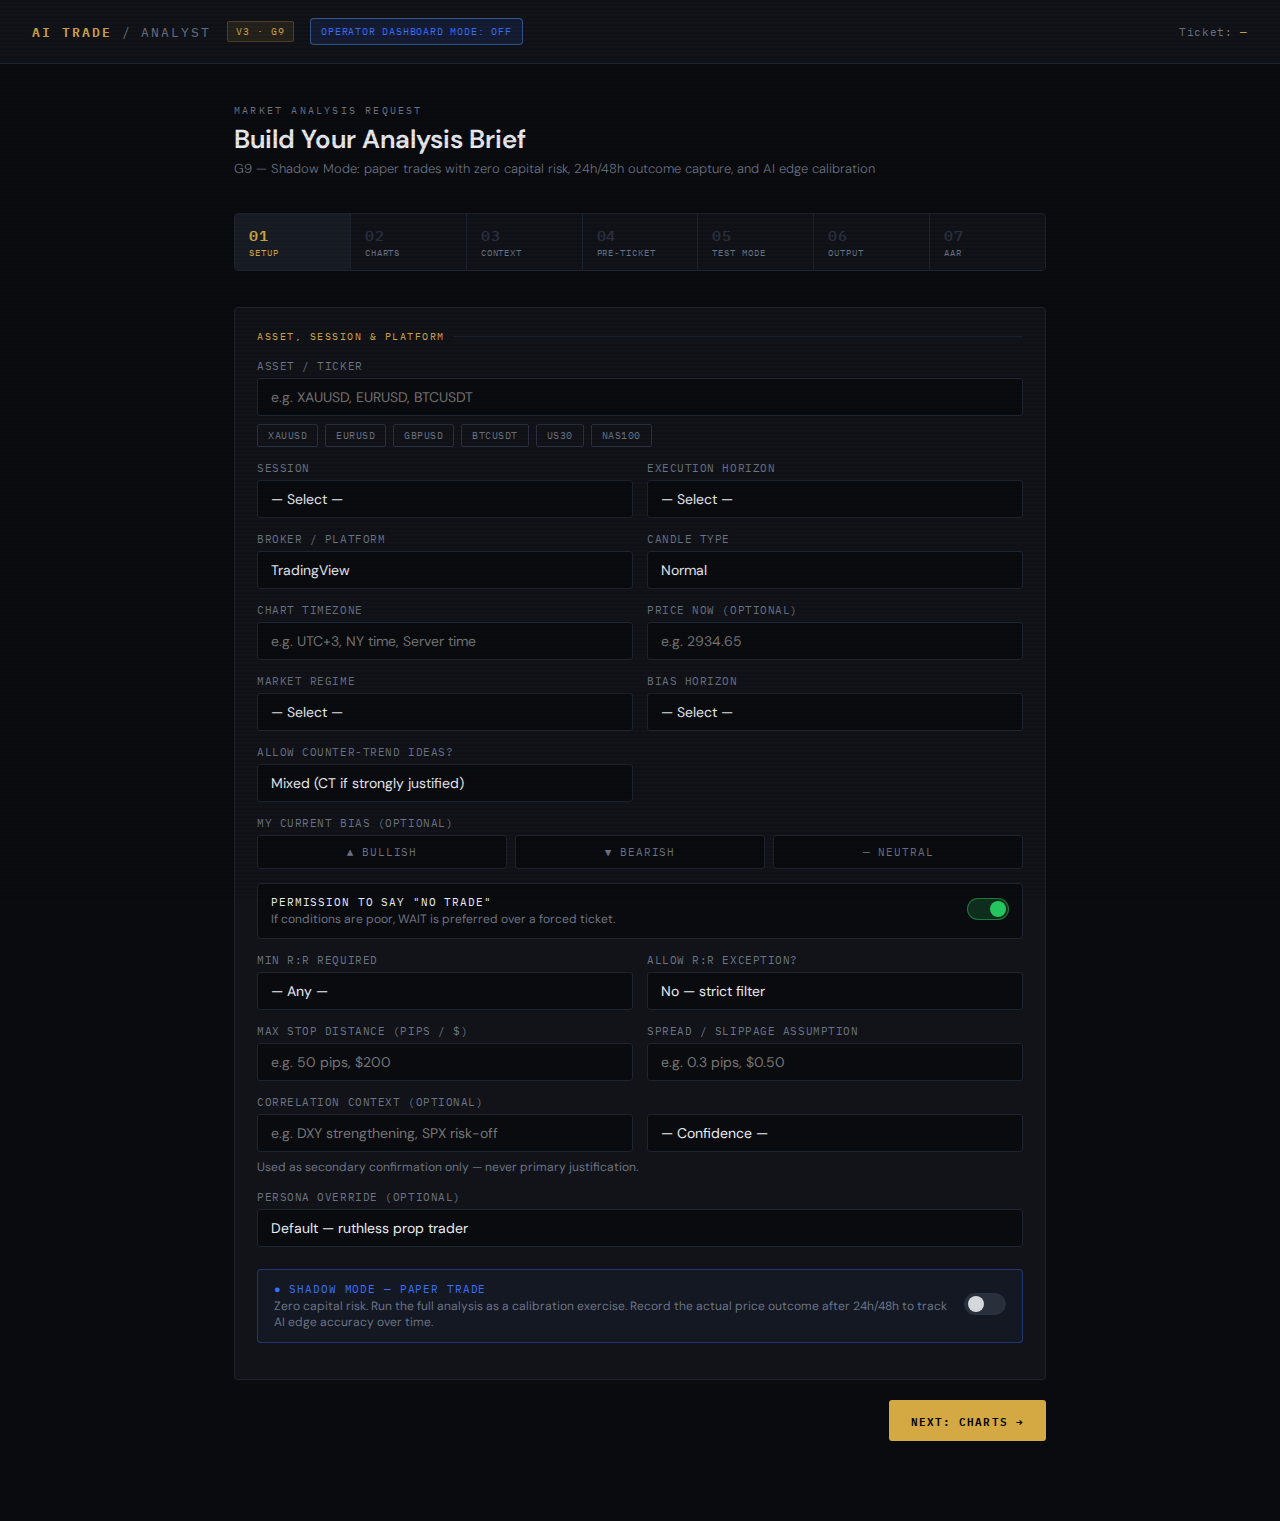
<file: app/releases/V3-G12.html>
<!DOCTYPE html>
<html lang="en">
<head>
<meta charset="UTF-8">
<meta name="viewport" content="width=device-width, initial-scale=1.0">
<title>AI Trade Analyst — V3</title>
<link href="https://fonts.googleapis.com/css2?family=IBM+Plex+Mono:wght@400;500;600&family=DM+Sans:wght@300;400;500;600&display=swap" rel="stylesheet">
<link rel="stylesheet" href="../styles/theme.css">
<link rel="stylesheet" href="../styles/dashboard.css">
<link rel="stylesheet" href="../styles/print.css" media="print">
</head>
<body>

<header class="header">
  <div class="header-left">
    <div class="logo">AI Trade <span>/ Analyst</span></div>
    <div class="version-pill">V3 · G9</div>
    <button type="button" id="operatorModeBtn" class="operator-mode-btn" onclick="toggleOperatorDashboard()" aria-pressed="false">Operator Dashboard mode: OFF</button>
    <div id="shadowBadge" style="display:none;font-family:'IBM Plex Mono',monospace;font-size:10px;font-weight:600;letter-spacing:0.12em;padding:4px 10px;border-radius:2px;background:rgba(59,111,255,0.15);border:1px solid rgba(59,111,255,0.5);color:var(--accent);">SHADOW</div>
    <div id="bridgeHealthBadge" class="bridge-badge" style="display:none;"></div>
  </div>
  <div class="ticket-id-header">Ticket: <span id="ticketIdHeader">—</span></div>
</header>

<main class="main">
  <div class="page-title">Market Analysis Request</div>
  <h1>Build Your Analysis Brief</h1>
  <p class="subtitle">G9 — Shadow Mode: paper trades with zero capital risk, 24h/48h outcome capture, and AI edge calibration</p>

  <section id="operatorDashboard" class="operator-dashboard" aria-label="Operator dashboard mode" hidden>
    <article class="dash-card dash-chart-card">
      <div class="dash-card-header">
        <h2>Chart Viewer</h2>
        <div class="dash-toolbar">
          <button class="dash-tab active" type="button" data-tf="D" aria-pressed="true">D</button>
          <button class="dash-tab" type="button" data-tf="4H" aria-pressed="false">4H</button>
          <button class="dash-tab" type="button" data-tf="1H" aria-pressed="false">1H</button>
          <button class="dash-tab" type="button" data-tf="15m" aria-pressed="false">15m</button>
        </div>
      </div>
      <div class="dash-chart-stage">
        <div id="dashChartPlaceholder" class="dash-placeholder">Daily chart stream · Clean view</div>
      </div>
      <div class="dash-footer-actions">
        <button class="dash-chip-btn active" type="button" data-view="Clean" aria-pressed="true">Clean</button>
        <button class="dash-chip-btn" type="button" data-view="Lens" aria-pressed="false">Lens</button>
        <button class="dash-chip-btn" type="button" data-view="Upload" aria-pressed="false">Upload</button>
      </div>
    </article>

    <article class="dash-card dash-ruling-card">
      <div class="dash-card-header">
        <h2>Final Ruling</h2>
        <span id="dashVerdictBadge" class="dash-status-badge">No Trade</span>
      </div>
      <div class="dash-metric-stack">
        <div class="dash-metric-row"><span>Confidence</span><strong id="dashRulingConfidence">0%</strong></div>
        <div class="dash-progress"><div id="dashConfidenceFill" class="dash-progress-fill"></div></div>
        <div class="dash-metric-row"><span>Setup Quality</span><strong id="dashSetupQuality">—</strong></div>
        <div class="dash-metric-row"><span>Arbiter</span><strong id="dashArbiterState">Awaiting analysis</strong></div>
        <div class="dash-metric-row"><span>Risk Status</span><strong id="dashRiskState">Unconfirmed</strong></div>
      </div>
    </article>

    <article class="dash-card dash-context-card">
      <div class="dash-card-header"><h2>HTF Context</h2></div>
      <div class="dash-info-list">
        <div class="dash-metric-row"><span>Asset</span><strong id="dashAsset">XAUUSD</strong></div>
        <div class="dash-metric-row"><span>Session</span><strong id="dashSession">NY AM</strong></div>
        <div class="dash-metric-row"><span>Regime</span><strong id="dashRegime">Trending</strong></div>
        <div class="dash-metric-row"><span>POI</span><strong id="dashPoi">3348–3354</strong></div>
      </div>
    </article>

    <article class="dash-card dash-plan-card">
      <div class="dash-card-header"><h2>Trade Plan</h2></div>
      <div class="dash-plan-grid">
        <div class="dash-plan-box"><span>Entry</span><strong id="dashEntry">3351–3354</strong></div>
        <div class="dash-plan-box"><span>Invalidation</span><strong id="dashInvalidation">Below 3344</strong></div>
        <div class="dash-plan-box"><span>TP1</span><strong id="dashTp1">3362</strong></div>
        <div class="dash-plan-box"><span>TP2</span><strong id="dashTp2">3371</strong></div>
        <div class="dash-plan-box wide"><span>Min R:R</span><strong id="dashMinRr">1 : 2.1</strong></div>
      </div>
    </article>

    <article class="dash-card dash-evidence-card">
      <div class="dash-card-header"><h2>Evidence / Confluence</h2></div>
      <div id="dashEvidenceChips" class="dash-chip-group"></div>
      <div class="dash-metric-row dash-score-row"><span>Confluence Score</span><strong id="dashConfluenceScore">0 / 5</strong></div>
    </article>

    <article class="dash-card dash-agent-card">
      <div class="dash-card-header"><h2>Agent Panel</h2></div>
      <div id="dashAgentRows" class="dash-agent-list"></div>
    </article>
  </section>

  <div class="steps">
    <div class="step active" onclick="goTo(0)" role="button" tabindex="0" aria-label="Go to step 1 setup"><span class="step-num">01</span>Setup</div>
    <div class="step" onclick="goTo(1)" role="button" tabindex="0" aria-label="Go to step 2 charts"><span class="step-num">02</span>Charts</div>
    <div class="step" onclick="goTo(2)" role="button" tabindex="0" aria-label="Go to step 3 context"><span class="step-num">03</span>Context</div>
    <div class="step" onclick="goTo(3)" role="button" tabindex="0" aria-label="Go to step 4 pre-ticket"><span class="step-num">04</span>Pre-Ticket</div>
    <div class="step" onclick="goTo(4)" role="button" tabindex="0" aria-label="Go to step 5 test mode"><span class="step-num">05</span>Test Mode</div>
    <div class="step" onclick="goTo(5)" role="button" tabindex="0" aria-label="Go to step 6 output"><span class="step-num">06</span>Output</div>
    <div class="step" onclick="goTo(6)" role="button" tabindex="0" aria-label="Go to step 7 after-action review"><span class="step-num">07</span>AAR</div>
  </div>

  <!-- ════════════════════════════════════════
       STEP 1: SETUP
  ════════════════════════════════════════ -->
  <div class="section active" id="section-0">
    <div class="card">
      <div class="card-label">Asset, Session & Platform</div>

      <label for="asset">Asset / Ticker</label>
      <input type="text" id="asset" placeholder="e.g. XAUUSD, EURUSD, BTCUSDT" oninput="onAssetInput()">
      <div class="suggestions">
        <span class="sug-pill" onclick="setAsset('XAUUSD')">XAUUSD</span>
        <span class="sug-pill" onclick="setAsset('EURUSD')">EURUSD</span>
        <span class="sug-pill" onclick="setAsset('GBPUSD')">GBPUSD</span>
        <span class="sug-pill" onclick="setAsset('BTCUSDT')">BTCUSDT</span>
        <span class="sug-pill" onclick="setAsset('US30')">US30</span>
        <span class="sug-pill" onclick="setAsset('NAS100')">NAS100</span>
      </div>

      <div class="row">
        <div>
          <label for="session">Session</label>
          <select id="session" onchange="syncOutput()">
            <option value="">— Select —</option>
            <option>London Open</option>
            <option>London Mid</option>
            <option>NY Open</option>
            <option>NY AM</option>
            <option>NY PM / Close</option>
            <option>Asia Session</option>
            <option>Swing / Multi-day</option>
          </select>
        </div>
        <div>
          <label for="execHorizon">Execution Horizon</label>
          <select id="execHorizon" onchange="syncOutput()">
            <option value="">— Select —</option>
            <option>Scalp</option>
            <option>Intraday</option>
            <option>Swing</option>
            <option>All ideas</option>
          </select>
        </div>
      </div>

      <div class="row">
        <div>
          <label for="broker">Broker / Platform</label>
          <select id="broker" onchange="syncOutput()">
            <option>TradingView</option>
            <option>MT5</option>
            <option>cTrader</option>
            <option>Other</option>
          </select>
        </div>
        <div>
          <label for="candleType">Candle Type</label>
          <select id="candleType" onchange="syncOutput()">
            <option>Normal</option>
            <option>Heikin Ashi</option>
            <option>Renko</option>
          </select>
        </div>
      </div>

      <div class="row">
        <div>
          <label for="chartTimezone">Chart Timezone</label>
          <input type="text" id="chartTimezone" placeholder="e.g. UTC+3, NY time, Server time" oninput="syncOutput()">
        </div>
        <div>
          <label for="priceNow">Price Now (optional)</label>
          <input type="text" id="priceNow" placeholder="e.g. 2934.65" oninput="syncOutput()">
        </div>
      </div>

      <div class="row">
        <div>
          <label for="regime">Market Regime</label>
          <select id="regime" onchange="syncOutput()">
            <option value="">— Select —</option>
            <option>Trending</option>
            <option>Ranging</option>
            <option>Volatile / News-driven</option>
            <option>Unsure — please assess</option>
          </select>
        </div>
        <div>
          <label for="biasHorizon">Bias Horizon</label>
          <select id="biasHorizon" onchange="syncOutput()">
            <option value="">— Select —</option>
            <option>HTF swing bias (D/4H)</option>
            <option>Intraday bias (1H/30m)</option>
            <option>Scalp bias (15m/5m)</option>
            <option>Mixed / counter-trend acceptable</option>
          </select>
        </div>
      </div>

      <!-- G4: Counter-trend toggle -->
      <div class="row">
        <div>
          <label for="counterTrendMode">Allow Counter-Trend Ideas?</label>
          <select id="counterTrendMode" onchange="syncOutput()">
            <option value="Strict HTF-only">Strict HTF-only (no CT ideas)</option>
            <option value="Mixed" selected>Mixed (CT if strongly justified)</option>
            <option value="Full OK">Full OK (any direction)</option>
          </select>
        </div>
      </div>

      <label>My Current Bias (optional)</label>
      <div class="bias-row">
        <div class="bias-btn" data-val="BULLISH" onclick="setBias(this)">▲ Bullish</div>
        <div class="bias-btn" data-val="BEARISH" onclick="setBias(this)">▼ Bearish</div>
        <div class="bias-btn" data-val="NEUTRAL" onclick="setBias(this)">— Neutral</div>
      </div>

      <div class="toggle-wrap">
        <div class="toggle-left">
          <div class="toggle-title">Permission to say "No Trade"</div>
          <div class="toggle-sub">If conditions are poor, WAIT is preferred over a forced ticket.</div>
        </div>
        <label class="switch">
          <input type="checkbox" id="noTradeToggle" onchange="syncOutput()" checked>
          <span class="slider-sw"></span>
        </label>
      </div>

      <div class="row">
        <div>
          <label for="minRR">Min R:R Required</label>
          <select id="minRR" onchange="syncOutput()">
            <option value="">— Any —</option>
            <option value="1.5">1.5R minimum</option>
            <option value="2">2R minimum</option>
            <option value="2.5">2.5R minimum</option>
            <option value="3">3R minimum</option>
          </select>
        </div>
        <div>
          <label for="rrException">Allow R:R Exception?</label>
          <select id="rrException" onchange="toggleRRJustification(); syncOutput()">
            <option value="no">No — strict filter</option>
            <option value="yes">Yes — if win-rate logic is strong</option>
          </select>
        </div>
      </div>
      <div id="rrJustWrap" style="display:none;">
        <label for="rrJustification">Exception Justification (required)</label>
        <input type="text" id="rrJustification" placeholder="e.g. High-probability mean reversion with historical 70%+ hit rate" oninput="syncOutput()">
      </div>

      <div class="row">
        <div>
          <label for="maxStop">Max Stop Distance (pips / $)</label>
          <input type="text" id="maxStop" placeholder="e.g. 50 pips, $200" oninput="syncOutput()">
        </div>
        <div>
          <label for="spread">Spread / Slippage Assumption</label>
          <input type="text" id="spread" placeholder="e.g. 0.3 pips, $0.50" oninput="syncOutput()">
        </div>
      </div>

      <label for="correlationNote">Correlation Context (optional)</label>
      <div class="row">
        <div>
          <input type="text" id="correlationNote" placeholder="e.g. DXY strengthening, SPX risk-off" oninput="syncOutput()" style="margin-bottom:0">
        </div>
        <div>
          <select id="correlationConf" onchange="syncOutput()" style="margin-bottom:0">
            <option value="">— Confidence —</option>
            <option value="Low">Low confidence</option>
            <option value="Med">Medium confidence</option>
            <option value="High">High confidence</option>
          </select>
        </div>
      </div>
      <p class="hint" style="margin-top:6px;">Used as secondary confirmation only — never primary justification.</p>

      <label for="persona">Persona Override (optional)</label>
      <select id="persona" onchange="syncOutput()">
        <option value="">Default — ruthless prop trader</option>
        <option value="ICT purist">ICT purist</option>
        <option value="SMC + Volume Profile">SMC + Volume Profile</option>
        <option value="Pure price action">Pure price action</option>
        <option value="Wyckoff methodology">Wyckoff methodology</option>
      </select>

      <!-- G9: Shadow Mode toggle -->
      <div class="toggle-wrap" style="margin-top:8px;border:1px solid rgba(59,111,255,0.35);border-radius:4px;padding:12px 16px;background:rgba(59,111,255,0.05);">
        <div class="toggle-left">
          <div class="toggle-title" style="color:var(--accent);">● Shadow Mode — Paper Trade</div>
          <div class="toggle-sub">Zero capital risk. Run the full analysis as a calibration exercise. Record the actual price outcome after 24h/48h to track AI edge accuracy over time.</div>
        </div>
        <label class="switch">
          <input type="checkbox" id="shadowModeToggle" onchange="onShadowModeChange()">
          <span class="slider-sw"></span>
        </label>
      </div>
    </div>

    <div class="btn-row">
      <button type="button" class="btn btn-primary" onclick="goTo(1)">Next: Charts →</button>
    </div>
  </div>

  <!-- ════════════════════════════════════════
       STEP 2: CHARTS
       Lens-aware architecture: 3 clean price charts + optional indicator overlays
       Hard cap: 7 screenshots maximum per run.
  ════════════════════════════════════════ -->
  <div class="section" id="section-1">
    <div class="card">
      <div class="card-label">Chart Screenshots — Clean Price</div>
      <p class="step-note">Upload a <strong>clean price chart</strong> (no indicator overlays) for each timeframe. All three slots are required for the best analysis. Optional indicator overlays are revealed below.</p>

      <div class="tf-grid">
        <div class="upload-zone" id="zone-htf" onclick="triggerUpload('upload-htf')">
          <input type="file" id="upload-htf" accept="image/*" onchange="handleUpload(this,'zone-htf','label-htf','htf')">
          <span class="upload-tf-label">4H / 1H</span>
          <span class="upload-desc">Clean price — HTF bias</span>
          <img class="preview-img" id="prev-htf">
          <span class="upload-filename" id="label-htf"></span>
        </div>
        <div class="upload-zone" id="zone-m15" onclick="triggerUpload('upload-m15')">
          <input type="file" id="upload-m15" accept="image/*" onchange="handleUpload(this,'zone-m15','label-m15','m15')">
          <span class="upload-tf-label">15M</span>
          <span class="upload-desc">Clean price — structure</span>
          <img class="preview-img" id="prev-m15">
          <span class="upload-filename" id="label-m15"></span>
        </div>
        <div class="upload-zone" id="zone-m5" onclick="triggerUpload('upload-m5')">
          <input type="file" id="upload-m5" accept="image/*" onchange="handleUpload(this,'zone-m5','label-m5','m5')">
          <span class="upload-tf-label">5M</span>
          <span class="upload-desc">Clean price — entry context</span>
          <img class="preview-img" id="prev-m5">
          <span class="upload-filename" id="label-m5"></span>
        </div>
      </div>

      <div class="upload-warning" id="uploadWarning">
        No screenshots uploaded. The AI will still analyse but quality will be limited.
      </div>

      <div class="divider"></div>

      <!-- Indicator Overlays — optional, progressive disclosure -->
      <div class="toggle-wrap" id="overlayToggleWrap">
        <div class="toggle-left">
          <div class="toggle-title">Include indicator overlays</div>
          <div class="toggle-sub">Optional. Enables isolated analysis comparisons against the clean-price baseline. Keep each overlay type consistent and clearly labeled.</div>
        </div>
        <label class="switch">
          <input type="checkbox" id="overlayToggle" onchange="toggleOverlaySlot(this.checked)">
          <span class="slider-sw"></span>
        </label>
      </div>

      <div id="overlaySlotWrap" style="display:none;">
        <p class="hint" style="margin-top:0; margin-bottom:8px;">Upload any optional overlay screenshots you want the model to compare separately from clean price. 15M is preferred for ICT / structure / trendline overlays. Custom can be any timeframe if clearly annotated.</p>
        <div class="tf-grid">
          <div class="upload-zone upload-zone-overlay" id="zone-m15overlay" onclick="triggerUpload('upload-m15overlay')">
            <input type="file" id="upload-m15overlay" accept="image/*" onchange="handleUpload(this,'zone-m15overlay','label-m15overlay','m15overlay')">
            <span class="upload-tf-label">15M — ICT Overlay</span>
            <span class="upload-desc">Indicator overlay · secondary evidence · 15M only</span>
            <img class="preview-img" id="prev-m15overlay">
            <span class="upload-filename" id="label-m15overlay"></span>
          </div>
          <div class="upload-zone upload-zone-overlay" id="zone-m15structure" onclick="triggerUpload('upload-m15structure')">
            <input type="file" id="upload-m15structure" accept="image/*" onchange="handleUpload(this,'zone-m15structure','label-m15structure','m15structure')">
            <span class="upload-tf-label">15M — Market Structure Overlay</span>
            <span class="upload-desc">Structure marks (BOS/MSS/HH-HL/LH-LL) · comparison lens</span>
            <img class="preview-img" id="prev-m15structure">
            <span class="upload-filename" id="label-m15structure"></span>
          </div>
          <div class="upload-zone upload-zone-overlay" id="zone-m15trendline" onclick="triggerUpload('upload-m15trendline')">
            <input type="file" id="upload-m15trendline" accept="image/*" onchange="handleUpload(this,'zone-m15trendline','label-m15trendline','m15trendline')">
            <span class="upload-tf-label">15M — Trendline Overlay</span>
            <span class="upload-desc">Trendline / channel annotations · comparison lens</span>
            <img class="preview-img" id="prev-m15trendline">
            <span class="upload-filename" id="label-m15trendline"></span>
          </div>
          <div class="upload-zone upload-zone-overlay" id="zone-customoverlay" onclick="triggerUpload('upload-customoverlay')">
            <input type="file" id="upload-customoverlay" accept="image/*" onchange="handleUpload(this,'zone-customoverlay','label-customoverlay','customoverlay')">
            <span class="upload-tf-label">Custom Overlay</span>
            <span class="upload-desc">Any custom indicator/drawing set · label in context notes</span>
            <img class="preview-img" id="prev-customoverlay">
            <span class="upload-filename" id="label-customoverlay"></span>
          </div>
        </div>
      </div>

      <div class="divider"></div>

      <div class="row">
        <div>
          <label for="htfContextSetup">HTF Context (price location)</label>
          <select id="htfContextSetup" onchange="syncOutput()">
            <option value="">— Select —</option>
            <option>At HTF demand / support</option>
            <option>At HTF supply / resistance</option>
            <option>Mid-range</option>
            <option>Extended above HTF structure</option>
            <option>Extended below HTF structure</option>
            <option>Breaking out of range</option>
          </select>
        </div>
        <div>
          <label for="chartCleanliness">Chart Cleanliness (clean slots)</label>
          <select id="chartCleanliness" onchange="syncOutput()">
            <option value="Clean">Clean — no drawings</option>
            <option value="Light">Light drawings — some annotations</option>
            <option value="Heavy">Heavy drawings — AI should note drawings present</option>
          </select>
        </div>
      </div>
    </div>

    <div class="btn-row">
      <button type="button" class="btn btn-ghost" onclick="goTo(0)">← Back</button>
      <button type="button" class="btn btn-primary" onclick="goToChartsNext()">Next: Context →</button>
    </div>
  </div>

  <!-- ════════════════════════════════════════
       STEP 3: CONTEXT + ANALYSIS REQUESTS
  ════════════════════════════════════════ -->
  <div class="section" id="section-2">
    <div class="card">
      <div class="card-label">Market Context</div>

      <label for="indicators">Indicators on chart</label>
      <input type="text" id="indicators" placeholder="e.g. EMA 50/200, ICT FVG, Fibonacci, SR Zones" oninput="syncOutput()">

      <label for="levels">Key levels I already see</label>
      <textarea id="levels" placeholder="e.g. Resistance at 2950 (previous swing high). Support at 2898 (HTF demand zone). Trendline from Jan lows." oninput="syncOutput()"></textarea>

      <label for="news">Upcoming news / events</label>
      <input type="text" id="news" placeholder="e.g. CPI tomorrow 8:30 ET, FOMC next week" oninput="syncOutput()">

      <label for="position">Any open positions?</label>
      <input type="text" id="position" placeholder="e.g. Long XAUUSD from 2880, SL at 2855" oninput="syncOutput()">
    </div>

    <div class="card">
      <div class="card-label">Analysis Requests</div>
      <div class="checkbox-grid" id="requests">
        <label class="checkbox-item checked" onclick="toggleCheck(this)">
          <input type="checkbox" id="requestTrendLevels" checked><div class="check-box">✓</div>
          <span class="check-text">Trend & key levels per TF</span>
        </label>
        <label class="checkbox-item checked" onclick="toggleCheck(this)">
          <input type="checkbox" id="requestPrimaryTicket" checked><div class="check-box">✓</div>
          <span class="check-text">Primary trade ticket</span>
        </label>
        <label class="checkbox-item checked" onclick="toggleCheck(this)">
          <input type="checkbox" id="requestNoTrade" checked><div class="check-box">✓</div>
          <span class="check-text">No-trade conditions</span>
        </label>
        <label class="checkbox-item checked" onclick="toggleCheck(this)">
          <input type="checkbox" id="requestKillSwitch" checked><div class="check-box">✓</div>
          <span class="check-text">Kill-switch conditions</span>
        </label>
        <label class="checkbox-item" onclick="toggleCheck(this)">
          <input type="checkbox" id="requestConditionalAlternative"><div class="check-box"></div>
          <span class="check-text">Conditional alternative ticket</span>
        </label>
        <label class="checkbox-item" onclick="toggleCheck(this)">
          <input type="checkbox" id="requestLiquidityAnalysis"><div class="check-box"></div>
          <span class="check-text">Liquidity analysis</span>
        </label>
        <label class="checkbox-item" onclick="toggleCheck(this)">
          <input type="checkbox" id="requestHtfLtfConfluence"><div class="check-box"></div>
          <span class="check-text">HTF/LTF confluence</span>
        </label>
        <label class="checkbox-item" onclick="toggleCheck(this)">
          <input type="checkbox" id="requestInvalidationScenarios"><div class="check-box"></div>
          <span class="check-text">Invalidation scenarios</span>
        </label>
      </div>
    </div>

    <div class="btn-row">
      <button type="button" class="btn btn-ghost" onclick="goTo(1)">← Back</button>
      <button type="button" class="btn btn-primary" onclick="goTo(3)">Next: Pre-Ticket →</button>
    </div>
  </div>

  <!-- ════════════════════════════════════════
       STEP 4: PRE-TICKET CHECKLIST (mandatory gate)
  ════════════════════════════════════════ -->
  <div class="section" id="section-3">
    <div class="card">
      <div class="card-label amber">Pre-Ticket Checklist <span class="gate-badge" id="gateBadge">INCOMPLETE</span></div>
      <p class="step-note">Complete all 8 fields. This is your structural read before the AI commits to a ticket. The gate logic will warn you if conditions suggest WAIT.</p>

      <!-- 1. HTF State -->
      <div class="ptc-row">
        <label>1 · HTF State</label>
        <div class="radio-group" id="rg-htfState">
          <div class="radio-opt" data-val="Trending" data-sel="sel-trending" onclick="selectRadio('htfState',this)">Trending</div>
          <div class="radio-opt" data-val="Ranging" data-sel="sel-ranging" onclick="selectRadio('htfState',this)">Ranging</div>
          <div class="radio-opt" data-val="Transition" data-sel="sel-transition" onclick="selectRadio('htfState',this)">Transition</div>
        </div>
      </div>

      <!-- 2. HTF Location -->
      <div class="ptc-row">
        <label>2 · HTF Location</label>
        <div class="radio-group" id="rg-htfLocation">
          <div class="radio-opt" data-val="At POI" data-sel="sel-poi" onclick="selectRadio('htfLocation',this)">At POI</div>
          <div class="radio-opt" data-val="Mid-range" data-sel="sel-midrange" onclick="selectRadio('htfLocation',this)">Mid-range</div>
          <div class="radio-opt" data-val="At extremes" data-sel="sel-extremes" onclick="selectRadio('htfLocation',this)">At extremes</div>
        </div>
      </div>

      <!-- 3. LTF Alignment -->
      <div class="ptc-row">
        <label>3 · LTF Alignment</label>
        <div class="radio-group" id="rg-ltfAlignment">
          <div class="radio-opt" data-val="Aligned" data-sel="sel-aligned" onclick="selectRadio('ltfAlignment',this)">Aligned with HTF</div>
          <div class="radio-opt" data-val="Counter-trend" data-sel="sel-counter" onclick="selectRadio('ltfAlignment',this)">Counter-trend</div>
          <div class="radio-opt" data-val="Mixed" data-sel="sel-mixed" onclick="selectRadio('ltfAlignment',this)">Mixed</div>
        </div>
      </div>

      <!-- 4. Liquidity Context -->
      <div class="ptc-row">
        <label>4 · Liquidity Context</label>
        <div class="radio-group" id="rg-liquidityContext">
          <div class="radio-opt" data-val="Near obvious highs/lows" data-sel="sel-nearliq" onclick="selectRadio('liquidityContext',this)">Near obvious highs/lows</div>
          <div class="radio-opt" data-val="Equilibrium" data-sel="sel-eq" onclick="selectRadio('liquidityContext',this)">Equilibrium</div>
          <div class="radio-opt" data-val="None identified" data-sel="sel-none" onclick="selectRadio('liquidityContext',this)">None identified</div>
        </div>
      </div>

      <!-- 5. Volatility / News Risk -->
      <div class="ptc-row">
        <label>5 · Volatility / News Risk</label>
        <div class="radio-group" id="rg-volRisk">
          <div class="radio-opt" data-val="Normal" data-sel="sel-normal" onclick="selectRadio('volRisk',this)">Normal</div>
          <div class="radio-opt" data-val="Elevated" data-sel="sel-elevated" onclick="selectRadio('volRisk',this)">Elevated</div>
        </div>
      </div>

      <!-- 6. Execution Quality -->
      <div class="ptc-row">
        <label>6 · Execution Quality</label>
        <div class="radio-group" id="rg-execQuality">
          <div class="radio-opt" data-val="Clean" data-sel="sel-clean" onclick="selectRadio('execQuality',this)">Clean</div>
          <div class="radio-opt" data-val="Messy" data-sel="sel-messy" onclick="selectRadio('execQuality',this)">Messy</div>
          <div class="radio-opt" data-val="Chop" data-sel="sel-chop" onclick="selectRadio('execQuality',this)">Chop</div>
        </div>
      </div>

      <!-- 7. My Conviction Before AI -->
      <div class="ptc-row">
        <label>7 · My Conviction Level (before AI)</label>
        <div class="radio-group" id="rg-conviction">
          <div class="radio-opt" data-val="Very High" data-sel="sel-veryhigh" onclick="selectRadio('conviction',this)">Very High</div>
          <div class="radio-opt" data-val="High" data-sel="sel-high" onclick="selectRadio('conviction',this)">High</div>
          <div class="radio-opt" data-val="Medium" data-sel="sel-medium" onclick="selectRadio('conviction',this)">Medium</div>
          <div class="radio-opt" data-val="Low" data-sel="sel-low" onclick="selectRadio('conviction',this)">Low</div>
        </div>
      </div>

      <!-- 8. Personal Edge Tag -->
      <div class="ptc-row">
        <label>8 · My Personal Edge Tag on This Setup</label>
        <div class="radio-group" id="rg-edgeTag">
          <div class="radio-opt" data-val="High-probability pullback" data-sel="sel-aligned" onclick="selectRadio('edgeTag',this)">Pullback</div>
          <div class="radio-opt" data-val="Liquidity grab" data-sel="sel-poi" onclick="selectRadio('edgeTag',this)">Liquidity grab</div>
          <div class="radio-opt" data-val="FVG reclaim" data-sel="sel-trending" onclick="selectRadio('edgeTag',this)">FVG reclaim</div>
          <div class="radio-opt" data-val="Structure BOS" data-sel="sel-transition" onclick="selectRadio('edgeTag',this)">Structure BOS</div>
          <div class="radio-opt" data-val="Range boundary" data-sel="sel-ranging" onclick="selectRadio('edgeTag',this)">Range boundary</div>
          <div class="radio-opt" data-val="Other" data-sel="sel-none" onclick="selectRadio('edgeTag',this)">Other</div>
        </div>
      </div>

      <!-- Confluence Slider -->
      <div class="slider-wrap">
        <div class="slider-header">
          <div class="slider-label">Confluence Score (your gut-feel, pre-AI)</div>
          <div class="slider-val" id="confVal">7</div>
        </div>
        <input type="range" id="confluenceScore" min="1" max="10" value="7" oninput="onSlider()">
        <div class="slider-subtext">1 = very weak · 5 = moderate · 10 = highest conviction. This will be tracked vs outcomes.</div>
      </div>

      <!-- Gate Status -->
      <div class="gate-status" id="gateStatus" role="status" aria-live="polite" aria-atomic="true">
        <div class="gate-dot"></div>
        <span id="gateText">Complete all 8 fields to see gate decision.</span>
      </div>

      <!-- WAIT Panel (shown when gate logic fires) -->
      <div class="wait-panel" id="waitPanel">
        <label for="waitReason">⚠ WAIT Reason Code</label>
        <select id="waitReason" onchange="syncOutput()">
          <option value="">— Select reason —</option>
          <option>Chop / range noise</option>
          <option>HTF-LTF conflict</option>
          <option>No POI / poor R:R</option>
          <option>News risk / volatility</option>
          <option>Already moved / late trend</option>
        </select>
        <label for="reentryCondition">Re-entry Condition (what would change WAIT to trade?)</label>
        <input type="text" id="reentryCondition" placeholder="e.g. Price sweeps 2890 liquidity and reclaims 2895 on 15m close" oninput="syncOutput()">
        <label for="reentryTime">Time horizon for re-evaluation</label>
        <input type="text" id="reentryTime" placeholder="e.g. Re-check in 2H at NY open" oninput="syncOutput()">
      </div>
    </div>

    <div class="btn-row">
      <button type="button" class="btn btn-ghost" onclick="goTo(2)">← Back</button>
      <button type="button" class="btn btn-primary" onclick="goTo(4)">Next: Test Mode →</button>
    </div>
  </div>

  <!-- ════════════════════════════════════════
       STEP 5: TEST / PREDICTION MODE
  ════════════════════════════════════════ -->
  <div class="section" id="section-4">
    <div class="card">
      <div class="card-label amber">Test / Prediction Mode — Your Call Before AI</div>
      <p class="step-note">Record your prediction before seeing AI analysis. These values pre-fill the structured TRADE TICKET block in the generated prompt and are saved in JSON exports.</p>

      <div class="row">
        <div>
          <label for="decisionMode">Decision Mode</label>
          <select id="decisionMode" onchange="onDecisionModeChange(this)">
            <option value="LONG">LONG</option>
            <option value="SHORT">SHORT</option>
            <option value="WAIT" selected>WAIT</option>
            <option value="CONDITIONAL">CONDITIONAL</option>
          </select>
        </div>
        <div>
          <label for="ticketType">Ticket Type</label>
          <select id="ticketType" onchange="syncOutput()">
            <option value="Zone ticket">Zone ticket (default)</option>
            <option value="Exact ticket">Exact ticket</option>
          </select>
        </div>
      </div>

      <div id="conditionalWrap" style="display:none;">
        <label for="conditionalText">Conditional Alternative (if Decision = CONDITIONAL)</label>
        <textarea id="conditionalText" placeholder="Describe the alternative scenario or trigger that would change the direction..." oninput="syncOutput()"></textarea>
      </div>

      <div class="row">
        <div>
          <label for="entryType">Entry Type</label>
          <select id="entryType" onchange="syncOutput()">
            <option value="Market">Market</option>
            <option value="Limit" selected>Limit</option>
            <option value="Stop">Stop</option>
          </select>
        </div>
        <div>
          <label for="entryTrigger">Entry Trigger Type</label>
          <select id="entryTrigger" onchange="syncOutput()">
            <option value="Pullback to zone">Pullback to zone</option>
            <option value="Break + retest">Break + retest</option>
            <option value="Sweep + reclaim">Sweep + reclaim</option>
            <option value="Close above/below level">Close above/below level</option>
            <option value="Momentum shift (MSS/BOS)">Momentum shift (MSS/BOS)</option>
          </select>
        </div>
      </div>

      <div class="row">
        <div>
          <label for="confTF">Confirmation Timeframe</label>
          <select id="confTF" onchange="syncOutput()">
            <option value="1m">1m</option>
            <option value="5m">5m</option>
            <option value="15m">15m</option>
            <option value="1H" selected>1H</option>
          </select>
        </div>
        <div>
          <label for="stopLogic">Stop Logic</label>
          <select id="stopLogic" onchange="syncOutput()">
            <option value="Below swing low / above swing high">Below swing low / above swing high</option>
            <option value="Below zone">Below zone</option>
            <option value="ATR-based">ATR-based</option>
            <option value="Structure-based + buffer">Structure-based + buffer</option>
          </select>
        </div>
      </div>

      <div class="row">
        <div>
          <label for="timeInForce">Time-in-Force</label>
          <select id="timeInForce" onchange="syncOutput()">
            <option value="This session">This session</option>
            <option value="Next 1H">Next 1H</option>
            <option value="24H">24H</option>
            <option value="Custom">Custom</option>
          </select>
        </div>
        <div>
          <label for="maxAttempts">Max Entry Attempts</label>
          <select id="maxAttempts" onchange="syncOutput()">
            <option value="1">1</option>
            <option value="2" selected>2</option>
          </select>
        </div>
      </div>

      <div class="divider"></div>
      <div class="card-label" style="font-size:11px;margin-bottom:10px;">Price Levels — Your Prediction</div>

      <div class="row">
        <div>
          <label for="entryPriceMin">Entry Zone Low</label>
          <input type="number" id="entryPriceMin" placeholder="e.g. 2895.00" oninput="syncOutput()" step="any">
        </div>
        <div>
          <label for="entryPriceMax">Entry Zone High</label>
          <input type="number" id="entryPriceMax" placeholder="e.g. 2905.00" oninput="syncOutput()" step="any">
        </div>
      </div>
      <span id="aiEntryZoneHint" class="ai-zone-hint"></span>

      <div class="row">
        <div>
          <label for="stopPrice">Stop Price</label>
          <input type="number" id="stopPrice" placeholder="e.g. 2875.00" oninput="syncOutput()" step="any">
        </div>
        <div>
          <label for="stopRationale">Stop Rationale</label>
          <input type="text" id="stopRationale" placeholder="e.g. Below swing low at 2870" oninput="syncOutput()">
        </div>
      </div>

      <div class="row">
        <div>
          <label for="tp1Price">TP1 Price</label>
          <input type="number" id="tp1Price" placeholder="e.g. 2935.00" oninput="syncOutput()" step="any">
        </div>
        <div>
          <label for="tp1Rationale">TP1 Rationale</label>
          <input type="text" id="tp1Rationale" placeholder="e.g. Previous swing high / supply zone" oninput="syncOutput()">
        </div>
      </div>

      <div class="row">
        <div>
          <label for="tp2Price">TP2 Price (optional)</label>
          <input type="number" id="tp2Price" placeholder="e.g. 2960.00" oninput="syncOutput()" step="any">
        </div>
        <div>
          <label for="tp2Rationale">TP2 Rationale (optional)</label>
          <input type="text" id="tp2Rationale" placeholder="e.g. HTF supply / weekly target" oninput="syncOutput()">
        </div>
      </div>

      <label for="entryNotes">Entry Notes (optional)</label>
      <input type="text" id="entryNotes" placeholder="e.g. Wait for 15m engulfing candle before entry" oninput="syncOutput()">

      <div class="toggle-wrap">
        <div class="toggle-left">
          <div class="toggle-title">Ask AI for missing info before committing a trade</div>
          <div class="toggle-sub">AI will request any data gaps before producing a ticket.</div>
        </div>
        <label class="switch">
          <input type="checkbox" id="askMissing" onchange="syncOutput()" checked>
          <span class="slider-sw"></span>
        </label>
      </div>
    </div>

    <div class="btn-row">
      <button type="button" class="btn btn-ghost" onclick="goTo(3)">← Back to Pre-Ticket</button>
      <button type="button" class="btn btn-primary" onclick="buildAndShow()">Generate V3 Prompt →</button>
    </div>
  </div>

  <!-- ════════════════════════════════════════
       STEP 6: OUTPUT
  ════════════════════════════════════════ -->
  <div class="section" id="section-5">
    <div class="card">
      <div class="card-label green">Generated Prompt — V3</div>
      <p class="step-note">Copy & paste into Claude. Attach your chart screenshots in the same message. Ticket ID and timestamp are embedded.</p>

      <div class="output-panel">
        <div class="output-header">
          <span class="output-title">● PROMPT READY · <span id="outputTicketId">—</span></span>
          <div style="display:flex;gap:8px;flex-wrap:wrap;">
            <button type="button" class="copy-btn" onclick="copyPrompt()">Copy Prompt</button>
            <button type="button" class="export-btn" onclick="exportHTML()">Download HTML</button>
            <button type="button" class="export-btn" onclick="exportPDF()">Print / PDF</button>
            <button type="button" class="export-btn" onclick="exportJSONBackup()">Export JSON</button>
            <button type="button" class="export-btn" onclick="exportAnalyticsPDF()">Export Analytics PDF</button>
          </div>
        </div>
        <div id="outputText">Fill in the form steps to generate your V3 prompt...</div>
      </div>
    </div>

    <div class="card">
      <div class="card-label">Charts to Attach</div>
      <div id="attachChecklist" style="font-family:'IBM Plex Mono',monospace;font-size:12px;color:var(--muted);line-height:2.1;white-space:pre;"></div>
    </div>

    <!-- G5 + G8: Record AI response data after reading the AI's output -->
    <div class="card">
      <div class="card-label">G5 / G8 — AI Response Record</div>
      <p class="step-note">Fill in after reading the AI response. These fields are stored in your ticket for AAR comparison and weekly review analysis.</p>
      <div class="row">
        <div>
          <label for="rawAIReadBias">AI's Raw Bias Verdict (from chart narrative)</label>
          <select id="rawAIReadBias" onchange="syncOutput()">
            <option value="">— Not yet recorded —</option>
            <option value="Bullish">Bullish</option>
            <option value="Bearish">Bearish</option>
            <option value="Neutral">Neutral</option>
            <option value="Range">Range</option>
          </select>
        </div>
        <div>
          <label for="aiEdgeScore">AI Confidence Score (0.0–1.0, from AI response)</label>
          <input type="number" id="aiEdgeScore" min="0" max="1" step="0.01" placeholder="e.g. 0.72" oninput="syncOutput()">
          <p class="hint" style="margin-top:4px;">Record the AI's overall confidence/edge score if provided. Used in AAR comparison.</p>
        </div>
      </div>
    </div>

    <div class="card">
      <div class="card-label green">G11 — AI Multi-Model Verdict (POST /analyse)</div>
      <p class="step-note">Send current form + chart uploads to AI Analyst API and render returned <code>ticket_draft</code> + <code>FinalVerdict</code> into the UI card below.</p>
      <label for="analysisServerUrl">Analysis Server URL</label>
      <input type="text" id="analysisServerUrl" placeholder="http://localhost:8000" value="http://localhost:8000">
      <div class="btn-row" style="margin-top:10px;">
        <button type="button" class="btn btn-ghost" onclick="checkBridgeHealthUI()">Check API Health</button>
        <button type="button" class="btn btn-primary" onclick="runBridgeAnalyse()">Run AI Analysis</button>
      </div>
      <p id="analysisBridgeStatus" class="hint" style="margin-top:8px;" role="status" aria-live="polite" aria-atomic="true">Idle.</p>
      <div id="analysisVerdictCard" style="margin-top:10px;" role="region" aria-live="polite" aria-label="AI multi-model verdict result"><p class="hint">AI Multi-Model Verdict card will appear here after analysis.</p></div>
    </div>

    <!-- G9: Shadow Outcome — visible only when Shadow Mode is active -->
    <div class="card" id="shadowOutcomeCard" style="display:none;border-color:rgba(59,111,255,0.4);">
      <div class="card-label" style="color:var(--accent);">G9 — Shadow Outcome</div>
      <p class="step-note">This is a shadow (paper) trade. After your capture window expires, paste the actual price to calibrate AI edge accuracy. The system will compute R outcome and whether TP1/stop was hit.</p>
      <div class="row">
        <div>
          <label for="shadowCaptureWindow">Capture Window</label>
          <select id="shadowCaptureWindow" onchange="onShadowCaptureWindowChange()">
            <option value="24">24 hours</option>
            <option value="48">48 hours</option>
          </select>
        </div>
        <div>
          <label>Capture Deadline</label>
          <div id="shadowDeadlineDisplay" style="font-family:'IBM Plex Mono',monospace;font-size:12px;color:var(--muted);padding:10px 0;line-height:1.6;">—</div>
        </div>
      </div>
      <div class="row">
        <div>
          <label for="shadowOutcomePrice">Actual Price at Capture (paste from chart)</label>
          <input type="number" id="shadowOutcomePrice" placeholder="e.g. 2945.00" step="any" oninput="onShadowOutcomeInput()">
        </div>
        <div>
          <label>Calculated PnL (R)</label>
          <div id="shadowPnlDisplay" style="font-family:'IBM Plex Mono',monospace;font-size:22px;font-weight:600;padding:6px 0;color:var(--muted);">—</div>
        </div>
      </div>
      <div class="row" id="shadowHitRow" style="display:none;">
        <div>
          <label>Hit Target (TP1)?</label>
          <div id="shadowHitTarget" style="font-family:'IBM Plex Mono',monospace;font-size:13px;font-weight:600;padding:6px 0;color:var(--muted);">—</div>
        </div>
        <div>
          <label>Hit Stop?</label>
          <div id="shadowHitStop" style="font-family:'IBM Plex Mono',monospace;font-size:13px;font-weight:600;padding:6px 0;color:var(--muted);">—</div>
        </div>
      </div>
      <div class="btn-row" style="margin-top:8px;">
        <button type="button" class="btn btn-ghost shadow-save-btn" onclick="saveShadowOutcome()">Save Shadow Outcome →</button>
      </div>
    </div>

    <div class="btn-row">
      <button type="button" class="btn btn-ghost" onclick="goTo(4)">← Edit Test Mode</button>
      <button type="button" class="btn btn-ghost" onclick="goTo(6)">After-Action Review →</button>
      <button type="button" class="btn btn-primary" onclick="resetForm()">New Ticket</button>
    </div>
  </div>

  <!-- ════════════════════════════════════════
       STEP 7: AFTER-ACTION REVIEW (AAR)
       G3 — Post-trade review linked to ticket by ticketId
  ════════════════════════════════════════ -->
  <div class="section" id="section-6">

    <!-- G8: Revision banner — shown when this ticket was started via "Revise This Ticket" -->
    <div id="revisionBanner" style="display:none;background:rgba(251,191,36,0.12);border:1px solid var(--amber);border-radius:6px;padding:10px 14px;margin-bottom:12px;font-size:12px;color:var(--amber);">
      Revising ticket: <strong id="revisionSourceId">—</strong> — this ticket will be linked as a child revision. <code>revisedFromId</code> will be included in the JSON export.
    </div>

    <div class="card">
      <div class="card-label amber">After-Action Review — <span id="aarTicketIdLabel">—</span></div>
      <p class="step-note">Complete after the trade is closed. Honest scoring only — this feeds your edge calibration over time.</p>

      <div class="row">
        <div>
          <label for="aarOutcome">Outcome</label>
          <select id="aarOutcome" onchange="onAAROutcomeChange(this)">
            <option value="MISSED">MISSED (no fill)</option>
            <option value="WIN">WIN</option>
            <option value="LOSS">LOSS</option>
            <option value="BREAKEVEN">BREAKEVEN</option>
            <option value="SCRATCH">SCRATCH</option>
          </select>
        </div>
        <div>
          <label for="aarVerdict">Process Verdict</label>
          <select id="aarVerdict" onchange="updateEdgeScore()">
            <option value="PLAN_FOLLOWED">Plan Followed</option>
            <option value="PROCESS_GOOD">Process Good</option>
            <option value="PROCESS_POOR">Process Poor</option>
            <option value="PLAN_VIOLATION">Plan Violation</option>
          </select>
        </div>
      </div>

      <div class="row">
        <div>
          <label for="aarActualEntry">Actual Entry Price</label>
          <input type="number" id="aarActualEntry" placeholder="e.g. 2902.50" step="any">
        </div>
        <div>
          <label for="aarActualExit">Actual Exit Price</label>
          <input type="number" id="aarActualExit" placeholder="e.g. 2935.00" step="any">
        </div>
      </div>

      <div class="row">
        <div>
          <label for="aarRachieved">R Achieved</label>
          <input type="number" id="aarRachieved" placeholder="e.g. 1.5 or -1.0" step="0.1">
        </div>
        <div>
          <label for="aarExitReason">Exit Reason</label>
          <select id="aarExitReason">
            <option value="NO_FILL">No Fill</option>
            <option value="TP_HIT">TP Hit</option>
            <option value="SL_HIT">SL Hit</option>
            <option value="TIME_EXIT">Time Exit</option>
            <option value="MANUAL_EXIT">Manual Exit</option>
            <option value="INVALIDATION">Invalidation</option>
          </select>
        </div>
      </div>

      <div class="ptc-row">
        <label>First Touch? (did price touch entry zone on first approach?)</label>
        <div class="radio-group" id="rg-aar-firstTouch">
          <div class="radio-opt" data-val="false" data-sel="sel-counter" onclick="selectAARRadio('firstTouch',this)">No</div>
          <div class="radio-opt" data-val="true" data-sel="sel-aligned" onclick="selectAARRadio('firstTouch',this)">Yes</div>
        </div>
      </div>

      <div class="ptc-row" id="wouldHaveWonWrap" style="display:none;">
        <label>Would Have Won? (only if MISSED or SCRATCH)</label>
        <div class="radio-group" id="rg-aar-wouldHaveWon">
          <div class="radio-opt" data-val="false" data-sel="sel-counter" onclick="selectAARRadio('wouldHaveWon',this)">No</div>
          <div class="radio-opt" data-val="true" data-sel="sel-aligned" onclick="selectAARRadio('wouldHaveWon',this)">Yes</div>
        </div>
      </div>

      <div class="ptc-row">
        <label>Kill Switch Triggered?</label>
        <div class="radio-group" id="rg-aar-killSwitch">
          <div class="radio-opt sel-aligned" data-val="false" data-sel="sel-aligned" onclick="selectAARRadio('killSwitch',this)">No</div>
          <div class="radio-opt" data-val="true" data-sel="sel-counter" onclick="selectAARRadio('killSwitch',this)">Yes</div>
        </div>
      </div>

      <div class="divider"></div>

      <label>Failure Reason Codes (all that apply)</label>
      <div class="checkbox-grid" id="aarFailureCodes">
        <label class="checkbox-item" onclick="toggleCheck(this)">
          <input type="checkbox" id="aarFailureLateEntry" data-code="LATE_ENTRY"><div class="check-box"></div>
          <span class="check-text">Late Entry</span>
        </label>
        <label class="checkbox-item" onclick="toggleCheck(this)">
          <input type="checkbox" id="aarFailureOversizedRisk" data-code="OVERSIZED_RISK"><div class="check-box"></div>
          <span class="check-text">Oversized Risk</span>
        </label>
        <label class="checkbox-item" onclick="toggleCheck(this)">
          <input type="checkbox" id="aarFailureIgnoredGate" data-code="IGNORED_GATE"><div class="check-box"></div>
          <span class="check-text">Ignored Gate</span>
        </label>
        <label class="checkbox-item" onclick="toggleCheck(this)">
          <input type="checkbox" id="aarFailureMisreadStructure" data-code="MISREAD_STRUCTURE"><div class="check-box"></div>
          <span class="check-text">Misread Structure</span>
        </label>
        <label class="checkbox-item" onclick="toggleCheck(this)">
          <input type="checkbox" id="aarFailureNewsBlindspot" data-code="NEWS_BLINDSPOT"><div class="check-box"></div>
          <span class="check-text">News Blindspot</span>
        </label>
        <label class="checkbox-item" onclick="toggleCheck(this)">
          <input type="checkbox" id="aarFailureEmotionalExecution" data-code="EMOTIONAL_EXECUTION"><div class="check-box"></div>
          <span class="check-text">Emotional Execution</span>
        </label>
        <label class="checkbox-item" onclick="toggleCheck(this)">
          <input type="checkbox" id="aarFailureNoEdge" data-code="NO_EDGE"><div class="check-box"></div>
          <span class="check-text">No Edge</span>
        </label>
      </div>

      <div class="row">
        <div>
          <label for="aarPsychTag">Psychological Tag</label>
          <select id="aarPsychTag">
            <option value="CALM">Calm</option>
            <option value="DISCIPLINED">Disciplined</option>
            <option value="FOMO">FOMO</option>
            <option value="HESITATION">Hesitation</option>
            <option value="REVENGE">Revenge</option>
            <option value="OVERCONFIDENCE">Overconfidence</option>
            <option value="FATIGUE">Fatigue</option>
          </select>
        </div>
        <div>
          <label>Edge Score (auto-calculated)</label>
          <div class="edge-score-display" id="edgeScoreDisplay">—</div>
        </div>
      </div>

      <div class="slider-wrap">
        <div class="slider-header">
          <div class="slider-label">Post-Trade Confidence (was this the right process?)</div>
          <div class="slider-val" id="aarConfVal">3</div>
        </div>
        <input type="range" id="aarConfidence" min="1" max="5" value="3" oninput="onAARSlider()">
        <div class="slider-subtext">1 = wrong process · 3 = neutral · 5 = right process even if loss</div>
      </div>

      <div class="divider"></div>
      <div class="card-label" style="font-size:11px;margin-bottom:10px;">Checklist Delta — What Changed vs Pre-Trade Read?</div>

      <div class="row">
        <div>
          <label for="aarDeltaHtfState">HTF State (actual)</label>
          <input type="text" id="aarDeltaHtfState" placeholder="e.g. Switched to Ranging after entry">
        </div>
        <div>
          <label for="aarDeltaLtfAlignment">LTF Alignment (actual)</label>
          <input type="text" id="aarDeltaLtfAlignment" placeholder="e.g. Counter-trend signal missed">
        </div>
      </div>
      <div class="row">
        <div>
          <label for="aarDeltaVolRisk">Vol Risk (actual)</label>
          <input type="text" id="aarDeltaVolRisk" placeholder="e.g. Elevated — news hit mid-trade">
        </div>
        <div>
          <label for="aarDeltaExecQuality">Exec Quality (actual)</label>
          <input type="text" id="aarDeltaExecQuality" placeholder="e.g. Slipped 3 pips on entry">
        </div>
      </div>
      <label for="aarDeltaNotes">Checklist Delta Notes</label>
      <textarea id="aarDeltaNotes" placeholder="What would you have changed in your pre-trade read with hindsight?"></textarea>

      <div class="divider"></div>
      <div class="card-label" style="font-size:11px;margin-bottom:10px;">Trade Journal Photo (optional)</div>
      <p class="hint">Upload an outcome screenshot. Ticket ID and timestamp will be watermarked onto the image automatically.</p>

      <div class="upload-zone" id="zone-aarPhoto" onclick="triggerUpload('upload-aarPhoto')" style="max-width:320px;">
        <input type="file" id="upload-aarPhoto" accept="image/*" onchange="handleAARPhotoUpload(this)">
        <span class="upload-tf-label">Journal Photo</span>
        <span class="upload-desc">Outcome screenshot — auto-watermarked</span>
        <img class="preview-img" id="prev-aarPhoto" style="display:none;">
        <span class="upload-filename" id="label-aarPhoto"></span>
      </div>
      <canvas id="aarPhotoCanvas" style="display:none;"></canvas>

      <div class="divider"></div>
      <label for="aarNotes">AAR Notes <span style="color:var(--red);">*</span></label>
      <textarea id="aarNotes" placeholder="What happened? Was the plan correct? What would you do differently next time?" style="min-height:80px;"></textarea>
    </div>

    <div id="aarOutputWrap" style="display:none;margin-top:16px;">
      <div class="card">
        <div class="card-label green">AAR Prompt — Ready to Paste</div>
        <div class="output-panel">
          <div class="output-header">
            <span class="output-title">● AAR PROMPT READY</span>
            <button type="button" class="copy-btn aar-copy-btn" onclick="copyAARPrompt()">Copy AAR Prompt</button>
          </div>
          <div id="aarOutputText" style="white-space:pre-wrap;font-family:'IBM Plex Mono',monospace;font-size:11px;line-height:1.6;color:var(--text);"></div>
        </div>
      </div>
    </div>


    <div class="card">
      <div class="card-label green">G7 / G8 / G10 — Dashboard, Weekly Review & Performance Analytics</div>
      <p class="hint">Upload one or more exported JSON backup files to compute journal stats across tickets.</p>

      <label for="dashboardJsonFiles">Load JSON Backups</label>
      <input type="file" id="dashboardJsonFiles" accept="application/json" multiple>
      <p id="dashboardStatus" class="hint" style="margin-top:6px;"></p>

      <div class="row-3">
        <div class="dashboard-stat"><span>Total Trades</span><strong id="dashTrades">0</strong></div>
        <div class="dashboard-stat"><span>Closed Trades</span><strong id="dashClosedTrades">0</strong></div>
        <div class="dashboard-stat"><span>Win Rate</span><strong id="dashWinRate">0.0%</strong></div>
      </div>
      <div class="row-3">
        <div class="dashboard-stat"><span>Avg R</span><strong id="dashAvgR">0.00</strong></div>
        <div class="dashboard-stat"><span>Expectancy</span><strong id="dashExpectancy">0.00</strong></div>
        <div class="dashboard-stat"><span>Trades / Active Day</span><strong id="dashTradeFreq">0.00</strong></div>
      </div>
      <div class="row">
        <div class="dashboard-stat"><span>Psychological Leakage R</span><strong id="dashPsychLeak">0.00</strong></div>
        <div></div>
      </div>

      <div class="divider"></div>
      <label>Setup Type × Session Heatmap</label>
      <div id="dashboardHeatmap"></div>

      <div class="divider"></div>
      <label>G10 — Equity Curve (R-Based)</label>
      <div id="dashboardEquityCurve"></div>

      <div class="divider"></div>
      <label>G10 — Monthly Breakdown</label>
      <div id="dashboardMonthlyBreakdown"></div>

      <div class="divider"></div>
      <label>G10 — Quarterly Breakdown</label>
      <div id="dashboardQuarterlyBreakdown"></div>

      <div class="divider"></div>
      <label>Weekly Review</label>
      <p class="hint">Generate a structured AI prompt aggregating your week's trades for performance coaching.</p>
      <button type="button" class="btn btn-ghost" onclick="showWeeklyPrompt()" style="margin-bottom:8px;">Generate Weekly Review Prompt</button>
      <div id="weeklyOutputWrap" style="display:none;margin-top:8px;">
        <div class="output-panel">
          <div class="output-header">
            <span class="output-title">● WEEKLY REVIEW PROMPT READY</span>
            <button type="button" class="copy-btn weekly-copy-btn" onclick="copyWeeklyPrompt()">Copy Prompt</button>
          </div>
          <div id="weeklyOutputText" style="white-space:pre-wrap;font-family:'IBM Plex Mono',monospace;font-size:11px;line-height:1.6;color:var(--text);"></div>
        </div>
      </div>
    </div>

    <div class="btn-row">
      <button type="button" class="btn btn-ghost" onclick="goTo(5)">← Back to Output</button>
      <button type="button" class="btn btn-ghost" onclick="showAARPrompt()">Generate AAR Prompt</button>
      <button type="button" class="btn btn-ghost" onclick="reviseTicket()" title="Start a new ticket linked to this one as a revision">Revise This Ticket</button>
      <button type="button" class="btn btn-primary" onclick="exportJSONBackup()">Export Full JSON (with AAR)</button>
    </div>
  </div>

</main>
<script type="module" src="../scripts/main.js"></script>
</body>
</html>
</file>
<file: app/styles/theme.css>
:root {
    --bg: #0a0b0e;
    --surface: #111318;
    --surface2: #181c24;
    --border: #1e2430;
    --border2: #2a3040;
    --gold: #d4a843;
    --gold2: #f0c060;
    --green: #22c55e;
    --red: #ef4444;
    --amber: #f59e0b;
    --text: #e8eaf0;
    --muted: #6b7385;
    --accent: #3b6fff;
  }

  * { box-sizing: border-box; margin: 0; padding: 0; }

  body {
    background: var(--bg);
    color: var(--text);
    font-family: 'DM Sans', sans-serif;
    min-height: 100vh;
  }

  body::before {
    content: '';
    position: fixed;
    inset: 0;
    background: repeating-linear-gradient(0deg, transparent, transparent 2px, rgba(0,0,0,0.07) 2px, rgba(0,0,0,0.07) 4px);
    pointer-events: none;
    z-index: 1000;
  }

  /* ── HEADER ── */
  .header {
    border-bottom: 1px solid var(--border);
    padding: 18px 32px;
    display: flex;
    align-items: center;
    justify-content: space-between;
    background: var(--surface);
    position: sticky;
    top: 0;
    z-index: 100;
    gap: 12px;
  }

  .header-left { display: flex; align-items: center; gap: 16px; }

  .logo {
    font-family: 'IBM Plex Mono', monospace;
    font-size: 13px;
    font-weight: 600;
    color: var(--gold);
    letter-spacing: 0.15em;
    text-transform: uppercase;
  }
  .logo span { color: var(--muted); font-weight: 400; }

  .version-pill {
    font-family: 'IBM Plex Mono', monospace;
    font-size: 10px;
    padding: 3px 8px;
    border-radius: 2px;
    background: rgba(212,168,67,0.1);
    border: 1px solid rgba(212,168,67,0.25);
    color: var(--gold);
    letter-spacing: 0.1em;
  }

  .ticket-id-header {
    font-family: 'IBM Plex Mono', monospace;
    font-size: 11px;
    color: var(--muted);
    letter-spacing: 0.06em;
  }
  .ticket-id-header span { color: var(--gold); }

  /* ── MAIN ── */
  .main { max-width: 860px; margin: 0 auto; padding: 40px 24px 80px; }

  .page-title {
    font-family: 'IBM Plex Mono', monospace;
    font-size: 10px;
    letter-spacing: 0.22em;
    color: var(--muted);
    text-transform: uppercase;
    margin-bottom: 6px;
  }

  h1 { font-size: 26px; font-weight: 600; margin-bottom: 4px; line-height: 1.25; }

  .subtitle { color: var(--muted); font-size: 13px; margin-bottom: 36px; font-weight: 300; }

  /* ── STEPS ── */
  .steps {
    display: flex;
    margin-bottom: 36px;
    border: 1px solid var(--border);
    border-radius: 4px;
    overflow: hidden;
  }

  .step {
    flex: 1;
    padding: 11px 14px;
    font-family: 'IBM Plex Mono', monospace;
    font-size: 9px;
    letter-spacing: 0.1em;
    color: var(--muted);
    background: var(--surface);
    border-right: 1px solid var(--border);
    cursor: pointer;
    transition: all 0.2s;
    text-transform: uppercase;
    line-height: 1.4;
  }
  .step:last-child { border-right: none; }
  .step .step-num { display: block; font-size: 15px; font-weight: 600; color: var(--border2); margin-bottom: 1px; transition: color 0.2s; }
  .step.active { background: var(--surface2); color: var(--gold); }
  .step.active .step-num { color: var(--gold); }
  .step.done { color: var(--green); }
  .step.done .step-num { color: var(--green); }

  /* ── SECTIONS ── */
  .section { display: none; animation: fadeIn 0.25s ease; }
  .section.active { display: block; }
  @keyframes fadeIn { from { opacity: 0; transform: translateY(6px); } to { opacity: 1; transform: translateY(0); } }

  /* ── CARDS ── */
  .card {
    background: var(--surface);
    border: 1px solid var(--border);
    border-radius: 4px;
    padding: 22px;
    margin-bottom: 14px;
  }

  .card-label {
    font-family: 'IBM Plex Mono', monospace;
    font-size: 10px;
    letter-spacing: 0.15em;
    color: var(--gold);
    text-transform: uppercase;
    margin-bottom: 16px;
    display: flex;
    align-items: center;
    gap: 8px;
  }
  .card-label::after { content: ''; flex: 1; height: 1px; background: var(--border); }

  .card-label.green { color: var(--green); }
  .card-label.amber { color: var(--amber); }

  /* gate badge */
  .gate-badge {
    font-family: 'IBM Plex Mono', monospace;
    font-size: 9px;
    padding: 2px 7px;
    border-radius: 2px;
    background: rgba(239,68,68,0.12);
    border: 1px solid rgba(239,68,68,0.3);
    color: var(--red);
    letter-spacing: 0.08em;
    margin-left: auto;
  }
  .gate-badge.ok {
    background: rgba(34,197,94,0.1);
    border-color: rgba(34,197,94,0.3);
    color: var(--green);
  }

  /* ── FORM ELEMENTS ── */
  label {
    display: block;
    font-size: 11px;
    color: var(--muted);
    margin-bottom: 5px;
    font-family: 'IBM Plex Mono', monospace;
    letter-spacing: 0.05em;
    text-transform: uppercase;
  }

  input[type="text"],
  input[type="number"],
  select,
  textarea {
    width: 100%;
    background: var(--bg);
    border: 1px solid var(--border);
    border-radius: 3px;
    color: var(--text);
    font-family: 'DM Sans', sans-serif;
    font-size: 14px;
    padding: 9px 13px;
    outline: none;
    transition: border-color 0.2s;
    margin-bottom: 14px;
    -webkit-appearance: none;
  }
  input[type="text"]:focus,
  input[type="number"]:focus,
  select:focus,
  textarea:focus { border-color: var(--gold); }

  :where(button, a, input, select, textarea, [role="button"], .sug-pill, .bias-btn, .radio-opt, .checkbox-item, .upload-zone):focus-visible {
    outline: 2px solid var(--gold2);
    outline-offset: 2px;
    box-shadow: 0 0 0 3px rgba(10, 11, 14, 0.9);
  }
  select { cursor: pointer; }
  select option { background: var(--surface2); }
  textarea { resize: vertical; min-height: 72px; }

  .row { display: grid; grid-template-columns: 1fr 1fr; gap: 14px; }
  .row-3 { display: grid; grid-template-columns: 1fr 1fr 1fr; gap: 14px; }

  /* ── UPLOAD ZONES ── */
  .tf-grid { display: grid; grid-template-columns: 1fr 1fr; gap: 10px; }

  .upload-zone {
    border: 1px dashed var(--border2);
    border-radius: 4px;
    padding: 18px 14px;
    text-align: center;
    cursor: pointer;
    transition: all 0.2s;
    background: var(--bg);
    position: relative;
    overflow: hidden;
  }
  .upload-zone:hover { border-color: var(--gold); background: rgba(212,168,67,0.03); }
  .upload-zone.has-file { border-color: var(--green); border-style: solid; background: rgba(34,197,94,0.04); }
  .upload-zone input[type="file"] { position: absolute; inset: 0; opacity: 0; cursor: pointer; width: 100%; height: 100%; margin: 0; padding: 0; }
  .upload-tf-label { font-family: 'IBM Plex Mono', monospace; font-size: 11px; letter-spacing: 0.1em; color: var(--gold); text-transform: uppercase; display: block; margin-bottom: 3px; }
  .upload-desc { font-size: 11px; color: var(--muted); display: block; margin-bottom: 6px; }
  .upload-icon { font-size: 22px; margin-bottom: 4px; display: block; }
  .upload-filename { font-size: 11px; color: var(--green); font-family: 'IBM Plex Mono', monospace; word-break: break-all; display: none; }
  .upload-zone.has-file .upload-filename { display: block; }
  .upload-zone.has-file .upload-icon,
  .upload-zone.has-file .upload-desc { display: none; }
  .preview-img { width: 100%; height: 72px; object-fit: cover; border-radius: 2px; margin-bottom: 5px; display: none; }
  .upload-zone.has-file .preview-img { display: block; }

  /* upload warning */
  .upload-warning {
    display: none;
    font-family: 'IBM Plex Mono', monospace;
    font-size: 11px;
    color: var(--amber);
    background: rgba(245,158,11,0.08);
    border: 1px solid rgba(245,158,11,0.25);
    border-radius: 3px;
    padding: 8px 12px;
    margin-top: 12px;
    letter-spacing: 0.04em;
  }
  .upload-warning.visible { display: block; }

  /* ── RADIO GROUPS (Pre-Ticket) ── */
  .radio-group {
    display: flex;
    flex-wrap: wrap;
    gap: 6px;
    margin-bottom: 14px;
  }

  .radio-opt {
    padding: 7px 13px;
    border: 1px solid var(--border);
    border-radius: 3px;
    cursor: pointer;
    font-size: 12px;
    color: var(--muted);
    transition: all 0.15s;
    user-select: none;
    font-family: 'DM Sans', sans-serif;
  }
  .radio-opt:hover { border-color: var(--border2); color: var(--text); }

  .radio-opt.sel-trending  { border-color: var(--green); background: rgba(34,197,94,0.08); color: var(--green); }
  .radio-opt.sel-ranging   { border-color: var(--amber); background: rgba(245,158,11,0.08); color: var(--amber); }
  .radio-opt.sel-transition{ border-color: var(--accent); background: rgba(59,111,255,0.08); color: var(--accent); }
  .radio-opt.sel-poi       { border-color: var(--gold); background: rgba(212,168,67,0.08); color: var(--gold); }
  .radio-opt.sel-midrange  { border-color: var(--muted); background: rgba(107,115,133,0.08); color: var(--text); }
  .radio-opt.sel-extremes  { border-color: var(--red); background: rgba(239,68,68,0.08); color: var(--red); }
  .radio-opt.sel-aligned   { border-color: var(--green); background: rgba(34,197,94,0.08); color: var(--green); }
  .radio-opt.sel-counter   { border-color: var(--red); background: rgba(239,68,68,0.08); color: var(--red); }
  .radio-opt.sel-mixed     { border-color: var(--amber); background: rgba(245,158,11,0.08); color: var(--amber); }
  .radio-opt.sel-nearliq   { border-color: var(--red); background: rgba(239,68,68,0.08); color: var(--red); }
  .radio-opt.sel-eq        { border-color: var(--muted); background: rgba(107,115,133,0.08); color: var(--text); }
  .radio-opt.sel-none      { border-color: var(--border2); color: var(--muted); }
  .radio-opt.sel-normal    { border-color: var(--green); background: rgba(34,197,94,0.08); color: var(--green); }
  .radio-opt.sel-elevated  { border-color: var(--red); background: rgba(239,68,68,0.08); color: var(--red); }
  .radio-opt.sel-clean     { border-color: var(--green); background: rgba(34,197,94,0.08); color: var(--green); }
  .radio-opt.sel-messy     { border-color: var(--amber); background: rgba(245,158,11,0.08); color: var(--amber); }
  .radio-opt.sel-chop      { border-color: var(--red); background: rgba(239,68,68,0.08); color: var(--red); }
  .radio-opt.sel-veryhigh  { border-color: var(--green); background: rgba(34,197,94,0.1); color: var(--green); }
  .radio-opt.sel-high      { border-color: var(--gold); background: rgba(212,168,67,0.08); color: var(--gold); }
  .radio-opt.sel-medium    { border-color: var(--amber); background: rgba(245,158,11,0.08); color: var(--amber); }
  .radio-opt.sel-low       { border-color: var(--red); background: rgba(239,68,68,0.08); color: var(--red); }

  /* pre-ticket field rows */
  .ptc-row { margin-bottom: 14px; }
  .ptc-row label { margin-bottom: 6px; }

  /* gate status bar */
  .gate-status {
    display: flex;
    align-items: center;
    gap: 10px;
    padding: 10px 14px;
    border-radius: 3px;
    border: 1px solid var(--border);
    background: var(--bg);
    font-family: 'IBM Plex Mono', monospace;
    font-size: 11px;
    color: var(--muted);
    margin-top: 4px;
    transition: all 0.3s;
  }
  .gate-status.wait {
    border-color: rgba(239,68,68,0.35);
    background: rgba(239,68,68,0.05);
    color: var(--red);
  }
  .gate-status.caution {
    border-color: rgba(245,158,11,0.35);
    background: rgba(245,158,11,0.05);
    color: var(--amber);
  }
  .gate-status.proceed {
    border-color: rgba(34,197,94,0.35);
    background: rgba(34,197,94,0.05);
    color: var(--green);
  }
  .gate-dot {
    width: 8px; height: 8px;
    border-radius: 50%;
    background: var(--muted);
    flex-shrink: 0;
    transition: background 0.3s;
  }
  .gate-status.wait .gate-dot { background: var(--red); }
  .gate-status.caution .gate-dot { background: var(--amber); }
  .gate-status.proceed .gate-dot { background: var(--green); }

  /* ── BIAS BUTTONS ── */
  .bias-row { display: flex; gap: 8px; margin-bottom: 14px; }
  .bias-btn {
    flex: 1; padding: 9px;
    border-radius: 3px; border: 1px solid var(--border);
    background: var(--bg); color: var(--muted);
    font-family: 'IBM Plex Mono', monospace; font-size: 11px;
    letter-spacing: 0.08em; text-transform: uppercase;
    cursor: pointer; transition: all 0.15s; text-align: center;
  }
  .bias-btn[data-val="BULLISH"].selected { border-color: var(--green); background: rgba(34,197,94,0.08); color: var(--green); }
  .bias-btn[data-val="BEARISH"].selected { border-color: var(--red); background: rgba(239,68,68,0.08); color: var(--red); }
  .bias-btn[data-val="NEUTRAL"].selected { border-color: var(--gold); background: rgba(212,168,67,0.08); color: var(--gold); }

  /* ── CONFLUENCE SLIDER ── */
  .slider-wrap { margin-bottom: 14px; }
  .slider-header { display: flex; justify-content: space-between; align-items: baseline; margin-bottom: 6px; }
  .slider-label { font-family: 'IBM Plex Mono', monospace; font-size: 11px; color: var(--muted); text-transform: uppercase; letter-spacing: 0.05em; }
  .slider-val { font-family: 'IBM Plex Mono', monospace; font-size: 18px; font-weight: 600; color: var(--gold); }
  .slider-subtext { font-size: 11px; color: var(--muted); margin-top: 4px; }
  input[type="range"] {
    width: 100%;
    -webkit-appearance: none;
    height: 4px;
    background: var(--border2);
    border-radius: 2px;
    outline: none;
    accent-color: var(--gold);
    margin: 0;
    padding: 0;
  }
  input[type="range"]::-webkit-slider-thumb {
    -webkit-appearance: none;
    width: 18px; height: 18px;
    border-radius: 50%;
    background: var(--gold);
    cursor: pointer;
    border: 2px solid var(--bg);
  }

  /* ── SUGGESTIONS ── */
  .suggestions { display: flex; gap: 7px; flex-wrap: wrap; margin-top: -6px; margin-bottom: 14px; }
  .sug-pill {
    font-family: 'IBM Plex Mono', monospace; font-size: 10px;
    padding: 4px 10px; border: 1px solid var(--border2); border-radius: 2px;
    color: var(--muted); cursor: pointer; transition: all 0.15s; letter-spacing: 0.05em;
  }
  .sug-pill:hover { border-color: var(--gold); color: var(--gold); }

  /* ── TOGGLE (No-Trade) ── */
  .toggle-wrap {
    display: flex; align-items: center; justify-content: space-between;
    gap: 14px; padding: 11px 13px; border: 1px solid var(--border);
    border-radius: 4px; background: var(--bg); margin-bottom: 14px;
  }
  .toggle-left { display: flex; flex-direction: column; gap: 2px; }
  .toggle-title { font-family: 'IBM Plex Mono', monospace; font-size: 11px; letter-spacing: 0.08em; text-transform: uppercase; color: var(--text); }
  .toggle-sub { font-size: 12px; color: var(--muted); }
  .switch { position: relative; width: 42px; height: 22px; flex-shrink: 0; }
  .switch input { display: none; }
  .slider-sw {
    position: absolute; cursor: pointer; inset: 0;
    background: rgba(107,115,133,0.25); border: 1px solid var(--border2);
    transition: all 0.2s; border-radius: 999px;
  }
  .slider-sw::before {
    content: ''; position: absolute; height: 16px; width: 16px;
    left: 3px; top: 50%; transform: translateY(-50%);
    background: var(--text); transition: all 0.2s; border-radius: 50%; opacity: 0.9;
  }
  .switch input:checked + .slider-sw { background: rgba(34,197,94,0.18); border-color: rgba(34,197,94,0.5); }
  .switch input:checked + .slider-sw::before { transform: translate(19px,-50%); background: var(--green); opacity: 1; }

  /* ── ANALYSIS REQUESTS CHECKBOXES ── */
  .checkbox-grid { display: grid; grid-template-columns: 1fr 1fr; gap: 7px; }
  .checkbox-item {
    display: flex; align-items: center; gap: 9px;
    padding: 9px 13px; border: 1px solid var(--border); border-radius: 3px;
    cursor: pointer; transition: all 0.15s; background: var(--bg);
  }
  .checkbox-item:hover { border-color: var(--border2); }
  .checkbox-item.checked { border-color: var(--gold); background: rgba(212,168,67,0.06); }
  .checkbox-item input { display: none; }
  .check-box {
    width: 14px; height: 14px; border: 1px solid var(--border2); border-radius: 2px;
    flex-shrink: 0; display: flex; align-items: center; justify-content: center;
    font-size: 10px; transition: all 0.15s;
  }
  .checkbox-item.checked .check-box { background: var(--gold); border-color: var(--gold); color: #000; }
  .check-text { font-size: 13px; color: var(--muted); transition: color 0.15s; }
  .checkbox-item.checked .check-text { color: var(--text); }

  /* ── BUTTONS ── */
  .btn-row { display: flex; gap: 10px; margin-top: 20px; justify-content: flex-end; }
  .btn {
    font-family: 'IBM Plex Mono', monospace; font-size: 11px;
    letter-spacing: 0.1em; text-transform: uppercase;
    padding: 11px 22px; border-radius: 3px; border: none;
    cursor: pointer; transition: all 0.15s;
  }
  .btn-ghost { background: transparent; border: 1px solid var(--border2); color: var(--muted); }
  .btn-ghost:hover { border-color: var(--text); color: var(--text); }
  .btn-primary { background: var(--gold); color: #000; font-weight: 600; }
  .btn-primary:hover { background: var(--gold2); }
  .btn-primary:disabled { opacity: 0.35; cursor: not-allowed; }

  /* ── OUTPUT PANEL ── */
  .output-panel {
    background: var(--bg); border: 1px solid var(--border);
    border-radius: 4px; padding: 18px; margin-top: 20px;
  }
  .output-header {
    display: flex; align-items: center;
    justify-content: space-between; margin-bottom: 14px;
    flex-wrap: wrap; gap: 8px;
  }
  .output-title {
    font-family: 'IBM Plex Mono', monospace; font-size: 10px;
    letter-spacing: 0.15em; color: var(--green); text-transform: uppercase;
  }
  .copy-btn {
    font-family: 'IBM Plex Mono', monospace; font-size: 10px;
    padding: 6px 13px; background: transparent; border: 1px solid var(--border2);
    color: var(--muted); border-radius: 2px; cursor: pointer;
    letter-spacing: 0.08em; text-transform: uppercase; transition: all 0.15s;
  }
  .copy-btn:hover { border-color: var(--green); color: var(--green); }
  #outputText {
    font-family: 'IBM Plex Mono', monospace; font-size: 11.5px;
    line-height: 1.72; color: var(--text); white-space: pre-wrap; word-break: break-word;
  }

  /* ── EXPORT BUTTONS ── */
  .export-btn {
    font-family: 'IBM Plex Mono', monospace; font-size: 10px;
    padding: 6px 13px; background: transparent; border: 1px solid var(--border2);
    color: var(--muted); border-radius: 2px; cursor: pointer;
    letter-spacing: 0.08em; text-transform: uppercase; transition: all 0.15s;
  }
  .export-btn:hover { border-color: var(--gold); color: var(--gold); }

  /* ── WAIT PANEL ── */
  .wait-panel {
    display: none;
    border: 1px solid rgba(245,158,11,0.35);
    background: rgba(245,158,11,0.04);
    border-radius: 4px;
    padding: 16px;
    margin-top: 14px;
  }
  .wait-panel.visible { display: block; }
  .wait-panel label { color: var(--amber); }
  .wait-panel select { border-color: rgba(245,158,11,0.3); }
  .wait-panel input { border-color: rgba(245,158,11,0.3); }

  /* ── DIVIDER ── */
  .divider { border: none; border-top: 1px solid var(--border); margin: 18px 0; }

  /* ── HINT TEXT ── */
  .hint { font-size: 12px; color: var(--muted); margin-top: -10px; margin-bottom: 14px; line-height: 1.5; }

  /* ── STEP NOTE ── */
  .step-note {
    font-size: 12px;
    color: var(--muted);
    margin-bottom: 18px;
    line-height: 1.6;
    padding: 10px 14px;
    border-left: 2px solid var(--border2);
  }

  /* ── G3: EDGE SCORE DISPLAY ── */
  .edge-score-display {
    display: flex;
    align-items: center;
    justify-content: center;
    height: 42px;
    border-radius: 6px;
    border: 1px solid var(--border2);
    background: var(--surface2);
    font-family: 'IBM Plex Mono', monospace;
    font-size: 22px;
    font-weight: 600;
    color: var(--muted);
    margin-top: 6px;
  }
  .edge-score-display.edge-high { color: var(--green); border-color: var(--green); }
  .edge-score-display.edge-mid  { color: var(--amber); border-color: var(--amber); }
  .edge-score-display.edge-low  { color: var(--red);   border-color: var(--red);   }

  /* ── RESPONSIVE ── */
  @media (max-width: 860px) {
    .main { padding: 24px 16px 80px; }
  }

  @media (max-width: 680px) {
    /* Header: compact operator button label on mid-size screens */
    .operator-mode-btn { font-size: 9px; padding: 5px 8px; }
    .header { padding: 14px 16px; }
    .ticket-id-header { display: none; }
  }

  @media (max-width: 620px) {
    .row, .row-3 { grid-template-columns: 1fr; }
    .tf-grid { grid-template-columns: 1fr; }
    .checkbox-grid { grid-template-columns: 1fr; }
    .bias-row { flex-direction: column; }

    /* Stepper: horizontal scroll instead of vertical stack */
    .steps {
      overflow-x: auto;
      overflow-y: hidden;
      flex-wrap: nowrap;
      -webkit-overflow-scrolling: touch;
      scrollbar-width: none;
    }
    .steps::-webkit-scrollbar { display: none; }
    .step {
      flex: 0 0 auto;
      min-width: 72px;
      border-right: 1px solid var(--border);
      border-bottom: none;
    }
    .step:last-child { border-right: none; }
  }

  @media (max-width: 480px) {
    /* Very small phones */
    .header { padding: 10px 12px; gap: 8px; }
    .header-left { gap: 8px; }
    .logo { font-size: 11px; }
    .version-pill { display: none; }
    .operator-mode-btn { display: none; }
    h1 { font-size: 20px; }
    .card { padding: 16px 14px; }
    .step { min-width: 64px; padding: 9px 10px; }

    /* Output panel mobile */
    .output-panel { padding: 14px; }
    #outputText { font-size: 10.5px; line-height: 1.6; }
    .output-header { gap: 6px; }

    /* Touch-friendly form controls */
    .radio-opt { padding: 10px 14px; font-size: 13px; }
    .bias-btn { padding: 12px; }
    .btn { padding: 13px 20px; }
    .checkbox-item { padding: 11px 13px; }
  }

  /* ── PRINT / PDF ── */
  @media print {
    body { background: #0a0b0e !important; color: #e8eaf0 !important; color-scheme: dark; }
    .header { background: #111318 !important; border-color: #1e2430 !important; }
    .card { background: #111318 !important; border-color: #1e2430 !important; }
    .output-panel { background: #0a0b0e !important; border-color: #1e2430 !important; }
    #outputText { color: #e8eaf0 !important; }
    .btn-row, .steps, .sug-pill { display: none !important; }
  }

.dashboard-stat {
  background: var(--bg);
  border: 1px solid var(--border);
  border-radius: 3px;
  padding: 10px 12px;
  margin-bottom: 10px;
}
.dashboard-stat span {
  display: block;
  color: var(--muted);
  font-size: 11px;
  font-family: 'IBM Plex Mono', monospace;
  letter-spacing: 0.06em;
  text-transform: uppercase;
}
.dashboard-stat strong {
  display: block;
  margin-top: 6px;
  font-size: 20px;
  font-family: 'IBM Plex Mono', monospace;
  color: var(--green);
}
.dashboard-stat strong.stat-negative {
  color: var(--red);
}

.heatmap-table {
  width: 100%;
  border-collapse: collapse;
  font-family: 'IBM Plex Mono', monospace;
  font-size: 11px;
}
.heatmap-table th,
.heatmap-table td {
  border: 1px solid var(--border2);
  padding: 8px;
  text-align: center;
}
.heatmap-table th {
  color: var(--muted);
  font-weight: 500;
}

.curve-meta {
  margin-bottom: 8px;
  color: var(--muted);
  font-size: 11px;
  font-family: 'IBM Plex Mono', monospace;
}
.curve-meta strong { color: var(--green); }
.equity-curve {
  width: 100%;
  height: 160px;
  border: 1px solid var(--border2);
  border-radius: 4px;
  background: linear-gradient(180deg, rgba(26,32,44,0.65), rgba(10,11,14,0.8));
}
.equity-curve .axis {
  stroke: var(--border2);
  stroke-width: 0.4;
}
.equity-curve .curve-line {
  fill: none;
  stroke: var(--green);
  stroke-width: 1.8;
  vector-effect: non-scaling-stroke;
}
.period-table td.stat-negative {
  color: var(--red);
  font-weight: 600;
}

/* ── Bridge health badge (header) ────────────────────────────────────────── */
.bridge-badge {
  font-family: 'IBM Plex Mono', monospace;
  font-size: 10px;
  font-weight: 600;
  letter-spacing: 0.12em;
  padding: 4px 10px;
  border-radius: 2px;
}
.bridge-badge--online {
  background: rgba(5, 188, 139, 0.15);
  border: 1px solid rgba(5, 188, 139, 0.5);
  color: var(--green);
}
.bridge-badge--offline {
  background: rgba(255, 82, 82, 0.15);
  border: 1px solid rgba(255, 82, 82, 0.5);
  color: var(--red);
}

/* ── Draft-applied flash animation ───────────────────────────────────────── */
@keyframes draft-flash {
  0%   { background-color: rgba(255, 200, 50, 0.35); }
  100% { background-color: transparent; }
}
.draft-applied {
  animation: draft-flash 1.5s ease forwards;
}

/* ── AI entry zone hint ───────────────────────────────────────────────────── */
.ai-zone-hint {
  display: block;
  font-family: 'IBM Plex Mono', monospace;
  font-size: 11px;
  color: var(--text-dim, #6b7280);
  margin-top: 4px;
}
</file>
<file: app/styles/dashboard.css>
.operator-mode-btn {
  border: 1px solid rgba(87, 159, 255, 0.45);
  background: rgba(59, 111, 255, 0.12);
  color: var(--accent);
  font-family: 'IBM Plex Mono', monospace;
  font-size: 10px;
  letter-spacing: 0.08em;
  text-transform: uppercase;
  padding: 6px 10px;
  border-radius: 4px;
  cursor: pointer;
}

.operator-mode-btn.active {
  background: rgba(34, 197, 94, 0.14);
  border-color: rgba(34, 197, 94, 0.5);
  color: var(--green);
}

.operator-dashboard {
  display: none;
  gap: 14px;
  margin: 14px 0 18px;
  grid-template-columns: 2fr 1fr;
  grid-template-areas:
    "chart ruling"
    "context plan"
    "evidence agents"
    "sessions sessions";
}

body.operator-dashboard-mode .operator-dashboard {
  display: grid;
}

body.operator-dashboard-mode .page-title,
body.operator-dashboard-mode .main > h1,
body.operator-dashboard-mode .main > .subtitle,
body.operator-dashboard-mode .steps,
body.operator-dashboard-mode .section {
  display: none;
}

.dash-card {
  border: 1px solid rgba(135, 155, 190, 0.22);
  background: linear-gradient(180deg, rgba(15, 24, 38, 0.9), rgba(11, 18, 30, 0.96));
  border-radius: 8px;
  padding: 14px;
  transition: border-color 0.2s;
}
.dash-card:hover {
  border-color: rgba(135, 155, 190, 0.35);
}

.dash-chart-card { grid-area: chart; }
.dash-ruling-card { grid-area: ruling; }
.dash-context-card { grid-area: context; }
.dash-plan-card { grid-area: plan; }
.dash-evidence-card { grid-area: evidence; }
.dash-agent-card { grid-area: agents; }
.dash-session-card { grid-area: sessions; }

.dash-card-header {
  display: flex;
  justify-content: space-between;
  align-items: center;
  gap: 8px;
  margin-bottom: 12px;
}

.dash-card-header h2 {
  margin: 0;
  font-size: 13px;
  letter-spacing: 0.05em;
  text-transform: uppercase;
  color: var(--text);
}

.dash-toolbar,
.dash-footer-actions,
.dash-chip-group {
  display: flex;
  flex-wrap: wrap;
  gap: 8px;
}

.dash-tab,
.dash-chip-btn {
  border: 1px solid rgba(122, 141, 172, 0.25);
  background: rgba(255, 255, 255, 0.03);
  color: var(--text);
  font-family: 'IBM Plex Mono', monospace;
  font-size: 10px;
  padding: 6px 10px;
  border-radius: 3px;
  cursor: pointer;
}

.dash-tab.active,
.dash-chip-btn.active {
  border-color: rgba(87, 159, 255, 0.65);
  color: var(--accent);
}

.dash-chart-stage {
  min-height: 280px;
  border: 1px dashed rgba(87, 159, 255, 0.32);
  border-radius: 6px;
  display: flex;
  align-items: center;
  justify-content: center;
  margin-bottom: 10px;
  background: rgba(7, 13, 22, 0.8);
}

.dash-placeholder {
  color: var(--muted);
  font-family: 'IBM Plex Mono', monospace;
  font-size: 11px;
  text-align: center;
  max-width: 75%;
}

.dash-status-badge {
  border: 1px solid rgba(122, 141, 172, 0.35);
  border-radius: 999px;
  padding: 4px 10px;
  font-size: 11px;
}

.dash-status-badge.bullish {
  color: var(--green);
  border-color: rgba(34, 197, 94, 0.5);
  background: rgba(34, 197, 94, 0.14);
}

.dash-status-badge.bearish {
  color: var(--red);
  border-color: rgba(255, 107, 107, 0.5);
  background: rgba(255, 107, 107, 0.14);
}

.dash-status-badge.neutral {
  color: var(--accent);
  border-color: rgba(87, 159, 255, 0.5);
  background: rgba(87, 159, 255, 0.14);
}

.dash-metric-stack,
.dash-info-list,
.dash-agent-list {
  display: grid;
  gap: 10px;
}

.dash-metric-row,
.dash-agent-row {
  display: flex;
  justify-content: space-between;
  gap: 10px;
  align-items: baseline;
  font-size: 12px;
}

.dash-metric-row span,
.dash-agent-row span {
  color: var(--muted);
  font-family: 'IBM Plex Mono', monospace;
  font-size: 11px;
  letter-spacing: 0.04em;
}

.dash-progress {
  border: 1px solid rgba(122, 141, 172, 0.25);
  border-radius: 999px;
  height: 8px;
  overflow: hidden;
}

.dash-progress-fill {
  width: 0;
  height: 100%;
  background: linear-gradient(90deg, var(--green), var(--accent));
}

.dash-plan-grid {
  display: grid;
  grid-template-columns: 1fr 1fr;
  gap: 8px;
}

.dash-plan-box {
  border: 1px solid rgba(122, 141, 172, 0.24);
  border-radius: 6px;
  padding: 10px;
  display: grid;
  gap: 4px;
}

.dash-plan-box span {
  font-size: 11px;
  color: var(--muted);
}

.dash-plan-box.wide {
  grid-column: 1 / -1;
}

.dash-chip {
  border: 1px solid rgba(122, 141, 172, 0.28);
  border-radius: 999px;
  padding: 4px 10px;
  font-size: 11px;
}

.dash-chip.positive {
  border-color: rgba(34, 197, 94, 0.48);
  color: var(--green);
  background: rgba(34, 197, 94, 0.14);
}

.dash-chip.warning {
  border-color: rgba(255, 182, 64, 0.5);
  color: #ffd68b;
  background: rgba(255, 182, 64, 0.14);
}

.dash-chip.neutral {
  border-color: rgba(87, 159, 255, 0.48);
  color: var(--accent);
  background: rgba(87, 159, 255, 0.14);
}

.dash-score-row {
  margin-top: 12px;
  padding-top: 12px;
  border-top: 1px solid rgba(122, 141, 172, 0.2);
}

.dash-agent-view {
  color: var(--text);
}

.dash-agent-view.bullish {
  color: var(--green);
}

.dash-agent-view.bearish {
  color: var(--red);
}

.dash-agent-view.conditional {
  color: #ffd68b;
}

@media (max-width: 1040px) {
  .operator-dashboard {
    grid-template-columns: 1fr;
    grid-template-areas:
      "chart"
      "ruling"
      "context"
      "plan"
      "evidence"
      "agents"
      "sessions";
  }
}

@media (max-width: 620px) {
  .dash-plan-grid { grid-template-columns: 1fr; }
  .dash-plan-box.wide { grid-column: auto; }
  .dash-card { padding: 12px; }
  .dash-chart-stage { min-height: 200px; }
  .dash-card-header h2 { font-size: 11px; }
}

@media (max-width: 480px) {
  .operator-dashboard { gap: 10px; margin: 10px 0 14px; }
  .dash-card { padding: 10px; }
  .dash-chart-stage { min-height: 160px; }
  .dash-toolbar { gap: 4px; }
  .dash-tab, .dash-chip-btn { font-size: 9px; padding: 5px 8px; }
}
</file>
<file: app/styles/main.css>
.dashboard-plot {
  width: 100%;
  min-height: 320px;
}

@media (min-width: 1100px) {
  .dashboard-plot {
    min-height: 360px;
  }
}

@media print {
  .dashboard-plot img {
    max-width: 100%;
    height: auto;
    page-break-inside: avoid;
    break-inside: avoid;
  }
}
</file>
<file: app/styles/macro.css>
.top-nav-toggle {
  display: flex;
  gap: 8px;
  margin-bottom: 12px;
}

.macro-grid {
  display: grid;
  grid-template-columns: repeat(auto-fit, minmax(280px, 1fr));
  gap: 14px;
}

.macro-card--full {
  grid-column: 1 / -1;
}

.macro-kv {
  display: flex;
  justify-content: space-between;
  align-items: baseline;
  border-bottom: 1px solid rgba(255, 255, 255, 0.06);
  padding: 6px 0;
  font-size: 12px;
}

.macro-list {
  margin: 0;
  padding-left: 16px;
  display: flex;
  flex-direction: column;
  gap: 10px;
}

.macro-list-empty {
  color: var(--muted);
}

.macro-source-row,
.macro-event-row {
  font-size: 12px;
}

.macro-source-meta,
.macro-event-meta {
  color: var(--muted);
  margin-top: 4px;
}

.macro-event-title {
  font-weight: 600;
}

.macro-status {
  display: inline-block;
  margin-left: 8px;
  padding: 2px 6px;
  border-radius: 4px;
  border: 1px solid rgba(255, 255, 255, 0.2);
  font-size: 10px;
  text-transform: uppercase;
}

.macro-status--ok {
  border-color: rgba(70, 201, 118, 0.8);
  color: #6fe58e;
}

.macro-status--warn {
  border-color: rgba(255, 181, 72, 0.8);
  color: #ffca72;
}

.macro-status--bad {
  border-color: rgba(255, 107, 107, 0.8);
  color: #ff8b8b;
}

.macro-health-error {
  color: #ff8b8b;
  margin-top: 4px;
}
</file>
<file: app/styles/print.css>
@media print {
  :root { color-scheme: dark !important; }

  body::before,
  .header,
  .steps,
  .btn-row,
  .copy-btn,
  .export-btn { display: none !important; }

  body { background: #fff !important; color: #000 !important; }
  .main { max-width: 100%; padding: 0; }
  .section { display: block !important; }
  .card {
    break-inside: avoid;
    border-color: #ccc !important;
    background: #fff !important;
    color: #000 !important;
  }
  .card * { color: #000 !important; }
}
</file>
